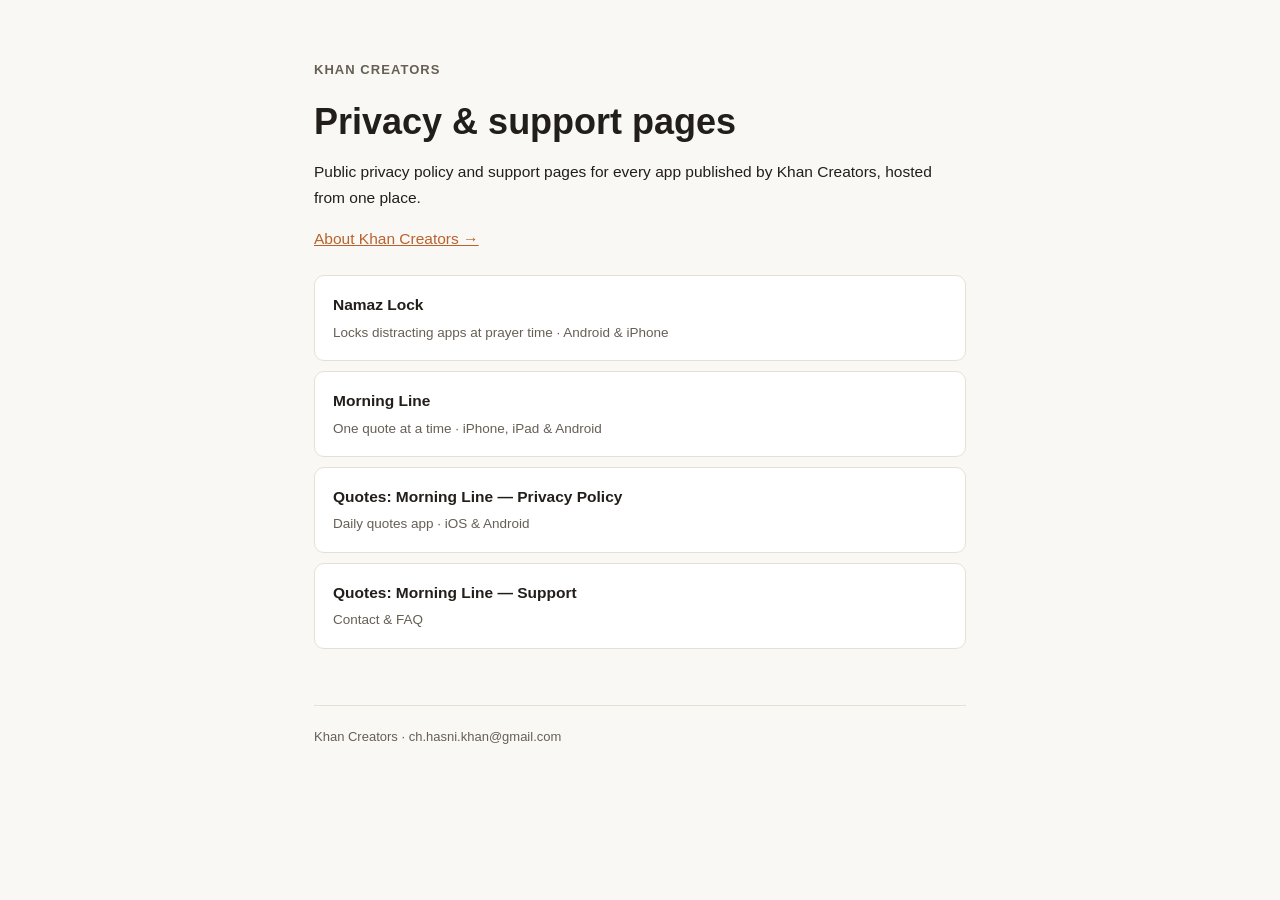
<file: index.html>
<!doctype html>
<html lang="en">
<head>
<meta charset="utf-8">
<meta name="viewport" content="width=device-width, initial-scale=1">
<title>Khan Creators — Apps</title>
<link rel="stylesheet" href="assets/style.css">
</head>
<body>
<div class="wrap">
  <a class="brand" href="/">Khan Creators</a>
  <h1>Privacy &amp; support pages</h1>
  <p>Public privacy policy and support pages for every app published by Khan Creators, hosted from one place.</p>

  <p><a href="apps/portfolio/">About Khan Creators →</a></p>

  <ul class="card-list">
    <li>
      <a href="apps/NamazLock/">
        Namaz Lock
        <span>Locks distracting apps at prayer time · Android &amp; iPhone</span>
      </a>
    </li>
    <li>
      <a href="apps/morning-line/">
        Morning Line
        <span>One quote at a time · iPhone, iPad &amp; Android</span>
      </a>
    </li>
    <li>
      <a href="apps/morning-line/privacy.html">
        Quotes: Morning Line — Privacy Policy
        <span>Daily quotes app · iOS &amp; Android</span>
      </a>
    </li>
    <li>
      <a href="apps/morning-line/support.html">
        Quotes: Morning Line — Support
        <span>Contact &amp; FAQ</span>
      </a>
    </li>
  </ul>

  <footer>
    Khan Creators · ch.hasni.khan@gmail.com
  </footer>
</div>
</body>
</html>
</file>
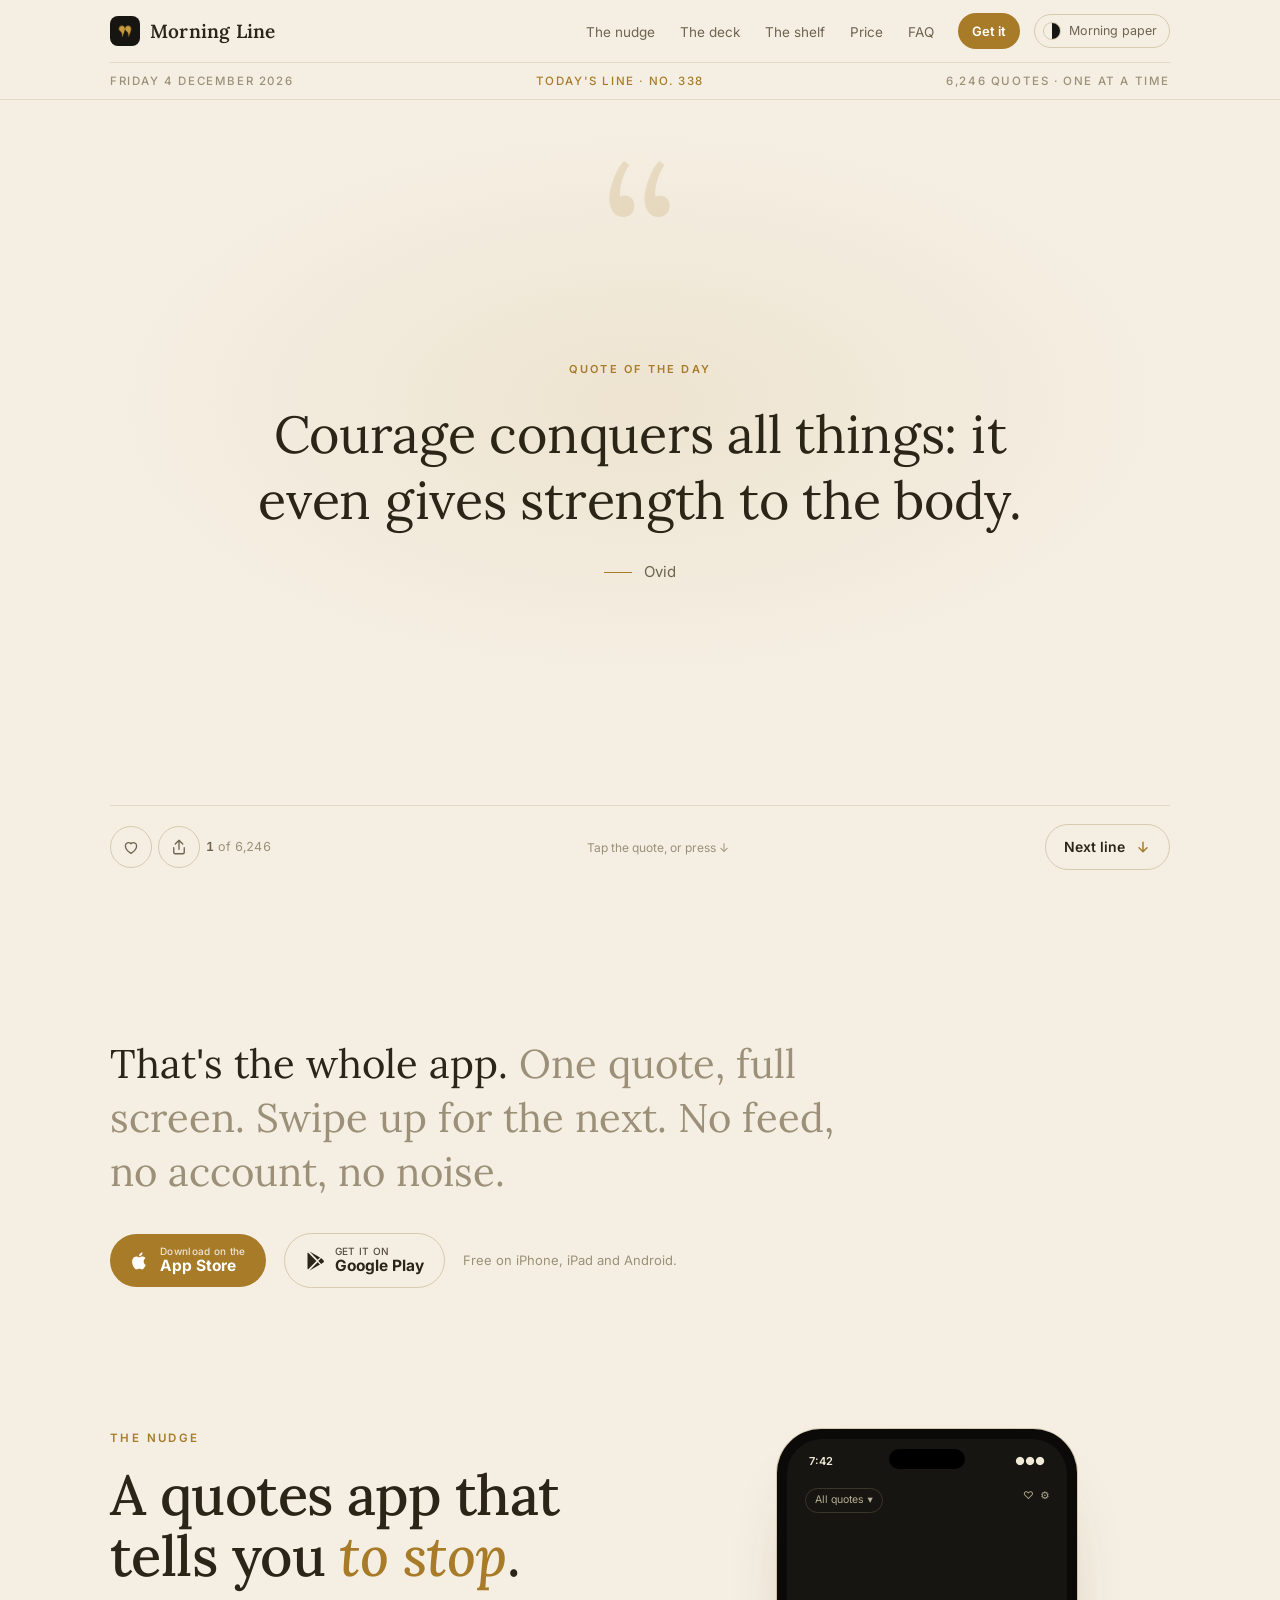
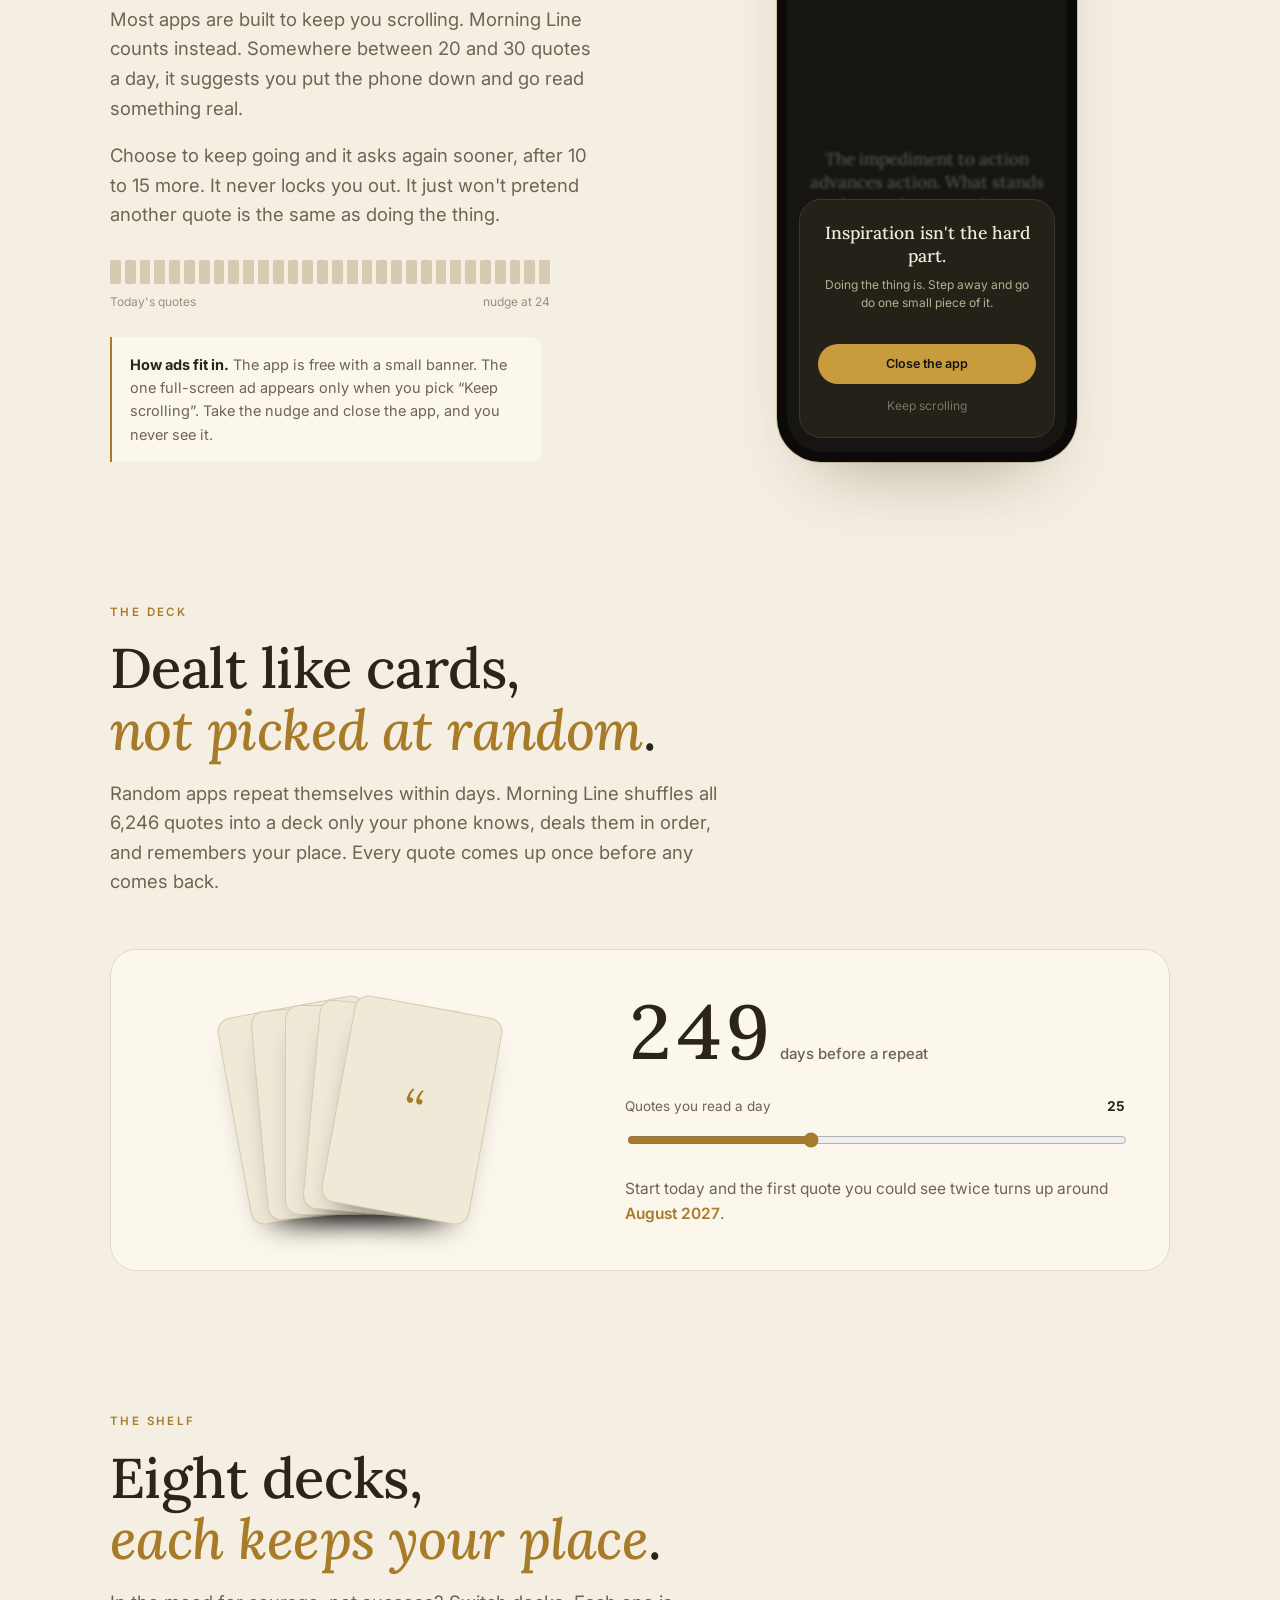
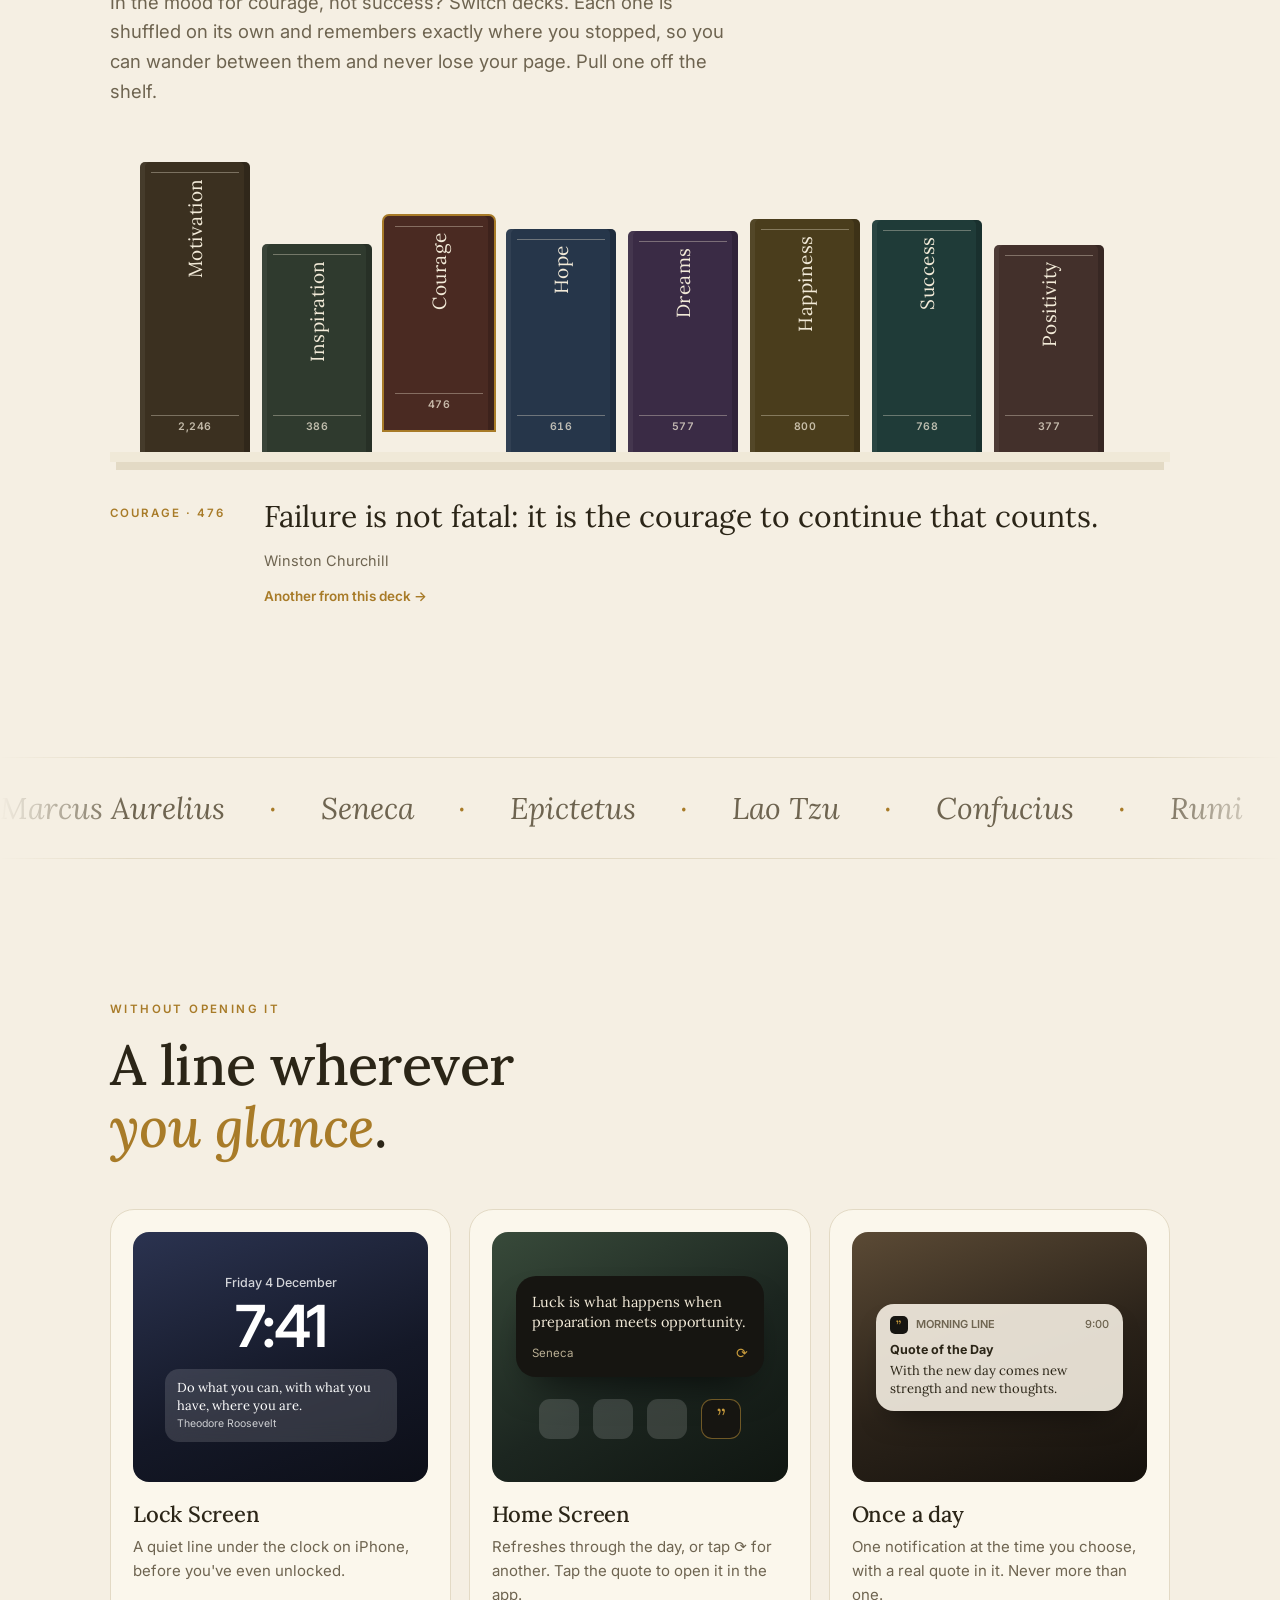
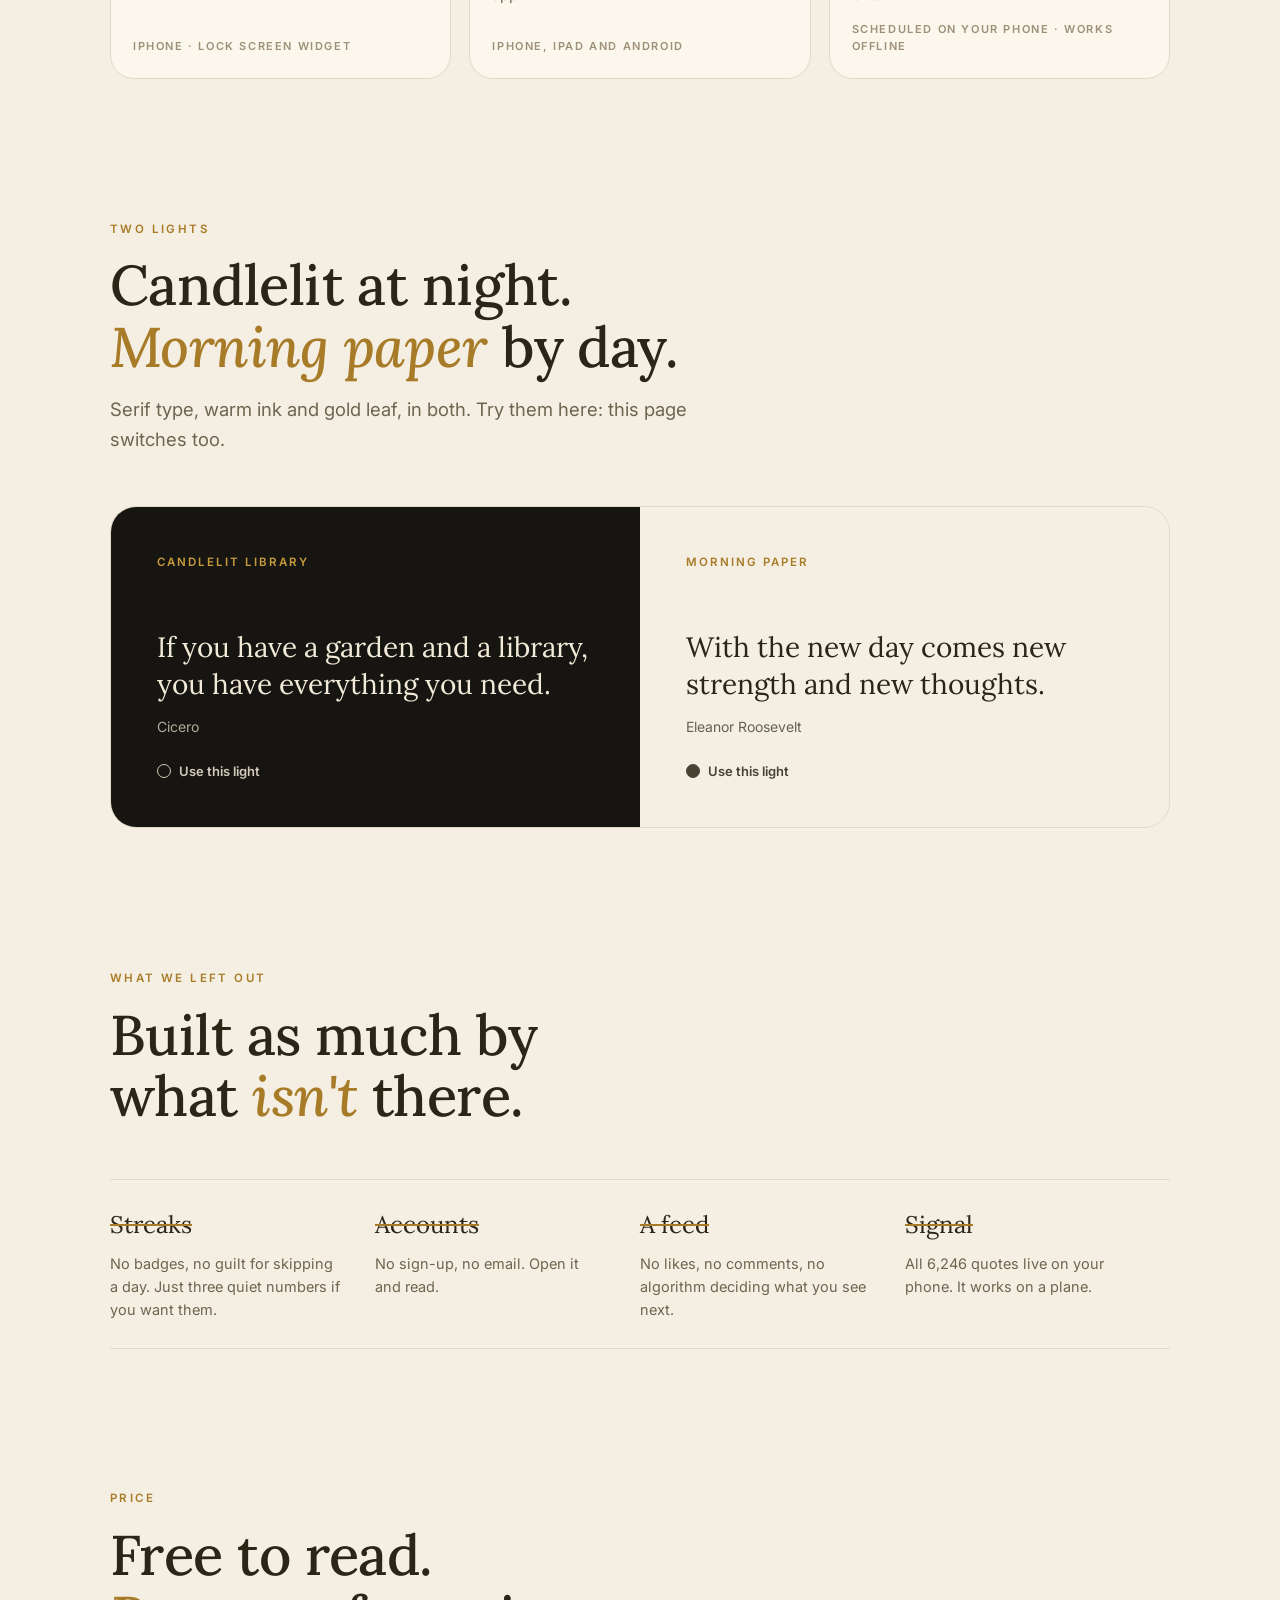
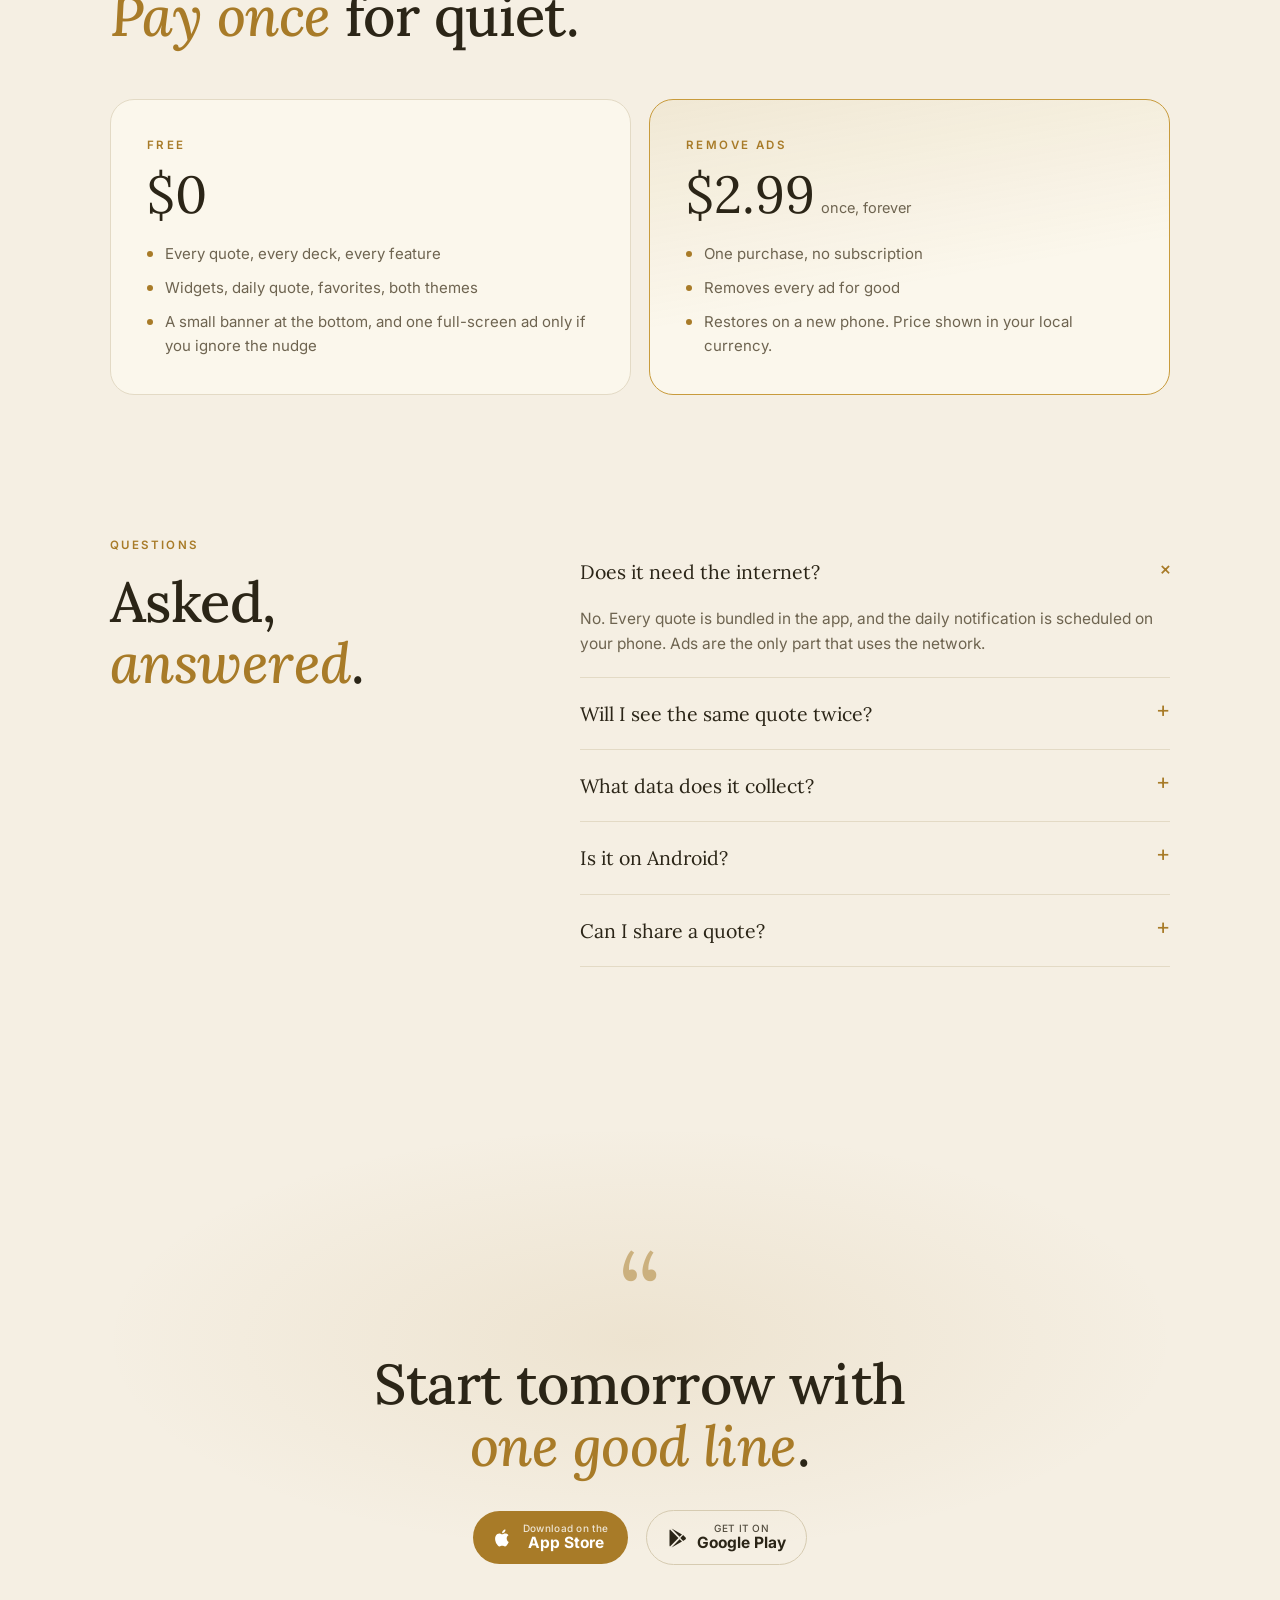
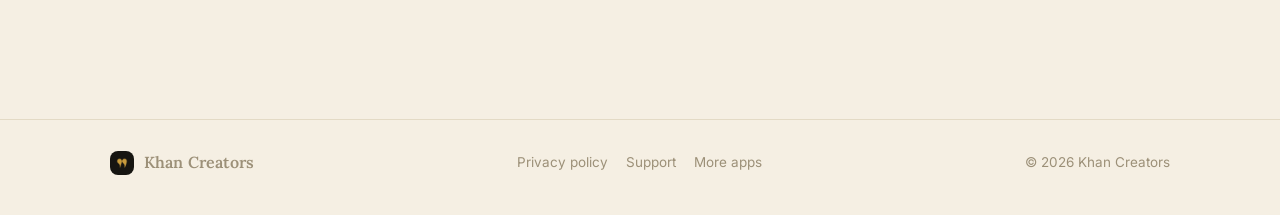
<file: apps/morning-line/index.html>
<!DOCTYPE html>
<html lang="en" data-theme="dark">
<head>
<meta charset="utf-8">
<meta name="viewport" content="width=device-width, initial-scale=1">
<title>Morning Line: One Quote at a Time</title>
<meta name="description" content="A calm quotes app for iPhone and Android. One quote at a time, 6,246 of them, shuffled so none repeats for months. And when you've read enough, it tells you to go read a real book.">
<link rel="canonical" href="https://khancreators.netlify.app/apps/morning-line/">
<meta property="og:title" content="Morning Line: One quote at a time">
<meta property="og:description" content="6,246 quotes, no feed, no account. It even tells you when to stop.">
<meta property="og:type" content="website">
<meta property="og:url" content="https://khancreators.netlify.app/apps/morning-line/">
<meta property="og:image" content="https://khancreators.netlify.app/apps/morning-line/images/og.png">
<meta name="twitter:card" content="summary_large_image">
<meta name="twitter:image" content="https://khancreators.netlify.app/apps/morning-line/images/og.png">
<meta name="theme-color" content="#161511">
<link rel="icon" type="image/png" href="images/favicon.png">
<link rel="apple-touch-icon" href="images/icon.png">
<link rel="preconnect" href="https://fonts.googleapis.com">
<link rel="preconnect" href="https://fonts.gstatic.com" crossorigin>
<link href="https://fonts.googleapis.com/css2?family=Lora:ital,wght@0,400;0,500;0,600;0,700;1,400;1,500&family=Inter:wght@400;500;600;700&display=swap" rel="stylesheet">

<style>
/* ============ tokens: the app's own two palettes ============ */
:root{
  /* candlelit library */
  --bg:#161511; --surface:#1F1D18; --surface-2:#242119;
  --ink:#F2EAD8; --ink-2:#B8AD92; --ink-3:#7C7462;
  --gold:#C89B3C; --gold-muted:#8A6E2F; --gold-soft:rgba(200,155,60,.14);
  --on-gold:#161511; --line:#2A2820; --line-2:#3A362A;
  --glow:radial-gradient(60% 50% at 50% 38%, rgba(200,155,60,.13), transparent 70%);
  --shadow:0 40px 90px -40px rgba(0,0,0,.9);
  --serif:"Lora",Georgia,"Times New Roman",serif;
  --sans:"Inter",-apple-system,BlinkMacSystemFont,system-ui,sans-serif;
}
:root[data-theme="light"]{
  /* morning paper */
  --bg:#F5EFE3; --surface:#FBF7EC; --surface-2:#F0E9D8;
  --ink:#2B2517; --ink-2:#6E6450; --ink-3:#9C9078;
  --gold:#A87B28; --gold-muted:#C89B3C; --gold-soft:rgba(168,123,40,.12);
  --on-gold:#FFFFFF; --line:#E3DAC5; --line-2:#D6CBB1;
  --glow:radial-gradient(60% 50% at 50% 38%, rgba(168,123,40,.10), transparent 70%);
  --shadow:0 40px 80px -44px rgba(60,45,15,.45);
}
*{box-sizing:border-box}
html{scroll-behavior:smooth;-webkit-text-size-adjust:100%;overflow-x:clip}
body{margin:0;background:var(--bg);color:var(--ink);font-family:var(--sans);font-size:16.5px;line-height:1.6;-webkit-font-smoothing:antialiased;transition:background .6s ease,color .6s ease}
img{display:block;max-width:100%}
a{color:inherit;text-decoration:none}
button{font:inherit;color:inherit;background:none;border:0;cursor:pointer;padding:0}
:focus-visible{outline:2px solid var(--gold);outline-offset:3px;border-radius:4px}
.wrap{width:100%;max-width:1100px;margin:0 auto;padding:0 20px}
.sec{padding:clamp(80px,11vw,150px) 0;position:relative}
.rule{width:56px;height:2px;background:var(--gold);border:0;margin:0}
.kicker{font-size:11.5px;letter-spacing:2.4px;text-transform:uppercase;font-weight:600;color:var(--gold)}
h1,h2,h3{font-family:var(--serif);font-weight:500;margin:0;letter-spacing:-.01em;line-height:1.1}
h2{font-size:clamp(32px,5vw,56px)}
h2 em{font-style:italic;color:var(--gold)}
.lede{color:var(--ink-2);font-size:clamp(16px,1.8vw,18.5px);max-width:52ch;margin:18px 0 0}
.btn{display:inline-flex;align-items:center;gap:10px;background:var(--gold);color:var(--on-gold);font-weight:600;font-size:14.5px;padding:12px 20px;border-radius:999px;transition:transform .2s, filter .2s;white-space:nowrap}
.btn:hover{transform:translateY(-2px);filter:brightness(1.07)}
.btn svg{width:20px;height:20px;fill:currentColor}
.btn.ghost{background:transparent;color:var(--ink);border:1px solid var(--line-2)}
.btn.ghost:hover{background:var(--surface)}
.btn small{display:block;font-size:10px;font-weight:500;opacity:.8;letter-spacing:.3px;line-height:1.1}
.btn b{display:block;font-size:15.5px;line-height:1.15}

/* ============ masthead ============ */
.mast{border-bottom:1px solid var(--line);position:relative;z-index:5}
.mast-top{display:flex;align-items:center;gap:14px;height:62px}
.mark{display:flex;align-items:center;gap:10px;font-family:var(--serif);font-size:19px;font-weight:600;letter-spacing:.01em}
.mark img{width:30px;height:30px;border-radius:8px}
.mast .sp{flex:1}
.mast nav a{font-size:13.5px;color:var(--ink-2);padding:6px 10px;border-radius:6px;transition:color .2s}
.mast nav a:hover{color:var(--ink)}
@media(max-width:820px){.mast nav{display:none}}
.theme{display:flex;align-items:center;gap:8px;font-size:12.5px;color:var(--ink-2);border:1px solid var(--line-2);border-radius:999px;padding:6px 12px 6px 8px;transition:background .2s}
.theme:hover{background:var(--surface)}
.theme i{width:18px;height:18px;border-radius:50%;background:linear-gradient(90deg,#161511 50%,#F5EFE3 50%);border:1px solid var(--line-2);transition:transform .6s}
:root[data-theme="light"] .theme i{transform:rotate(180deg)}
.dateline{display:flex;justify-content:space-between;gap:16px;border-top:1px solid var(--line);padding:9px 0;font-size:11.5px;letter-spacing:1.6px;text-transform:uppercase;color:var(--ink-3);font-weight:500}
.dateline span:nth-child(2){color:var(--gold)}
@media(max-width:640px){.dateline span:nth-child(3){display:none}.dateline{font-size:10.5px;letter-spacing:1.2px;white-space:nowrap}}
@media(max-width:400px){.dateline span:first-child{display:none}.dateline{justify-content:center}}
.getsm{font-size:13px;padding:8px 14px}
@media(max-width:480px){.theme span{display:none}.theme{padding:7px}}

/* ============ hero reader ============ */
.hero{position:relative;min-height:calc(100svh - 104px);display:flex;flex-direction:column;background:var(--glow)}
.reader{flex:1;display:grid;place-items:center;position:relative;padding:clamp(40px,6vw,70px) 0 30px;cursor:pointer;user-select:none;-webkit-user-select:none;outline:none}
.qmark{position:absolute;left:50%;top:clamp(8px,4vw,40px);translate:-50% 0;font-family:var(--serif);font-size:clamp(120px,16vw,200px);line-height:1;color:var(--gold);opacity:.16;pointer-events:none}
.stage{position:relative;width:100%;max-width:860px;min-height:clamp(260px,34vw,340px);margin:0 auto;padding:0 24px}
.q{position:absolute;inset:0;display:flex;flex-direction:column;align-items:center;justify-content:center;text-align:center;padding:0 24px;transition:transform .75s cubic-bezier(.2,.8,.2,1),opacity .6s ease}
.q.below{transform:translateY(70px);opacity:0}
.q.above{transform:translateY(-70px);opacity:0}
.q blockquote{margin:0;font-family:var(--serif);font-weight:400;font-size:clamp(28px,4.4vw,52px);line-height:1.28;letter-spacing:-.005em;text-wrap:balance;max-width:24ch}
.q blockquote.md{font-size:clamp(24px,3.5vw,42px);max-width:28ch}
.q blockquote.sm{font-size:clamp(21px,2.9vw,34px);max-width:32ch}
.q cite{display:flex;align-items:center;gap:12px;margin-top:26px;font-style:normal;font-size:15px;color:var(--ink-2);letter-spacing:.2px}
.q cite::before{content:"";width:28px;height:1px;background:var(--gold)}
.q .eyebrow{font-size:11px;letter-spacing:2.2px;text-transform:uppercase;color:var(--gold);font-weight:600;margin-bottom:22px}
.bar{display:flex;align-items:center;justify-content:space-between;gap:16px;flex-wrap:wrap;padding:18px 0 26px;border-top:1px solid var(--line)}
.acts{display:flex;align-items:center;gap:6px}
.ic{width:42px;height:42px;border-radius:50%;display:grid;place-items:center;border:1px solid var(--line-2);transition:background .2s, transform .15s}
.ic:hover{background:var(--surface)}
.ic:active{transform:scale(.92)}
.ic svg{width:18px;height:18px;stroke:var(--ink-2);fill:none;stroke-width:1.8;stroke-linecap:round;stroke-linejoin:round;transition:fill .2s, stroke .2s}
.ic.on svg{fill:var(--gold);stroke:var(--gold)}
.next{display:inline-flex;align-items:center;gap:10px;font-size:14px;font-weight:600;color:var(--ink);padding:11px 18px;border-radius:999px;border:1px solid var(--line-2);transition:background .2s}
.next:hover{background:var(--surface)}
.next svg{width:16px;height:16px;stroke:var(--gold);fill:none;stroke-width:2.2;stroke-linecap:round;stroke-linejoin:round;animation:nudge 2.4s ease-in-out infinite}
@keyframes nudge{0%,100%{transform:translateY(0)}50%{transform:translateY(4px)}}
.count{font-size:12.5px;color:var(--ink-3);font-variant-numeric:tabular-nums;letter-spacing:.3px}
.count b{color:var(--ink-2);font-weight:600}
.hint{font-size:12px;color:var(--ink-3)}
@media(max-width:640px){.hint{display:none}}
.toast{position:fixed;left:50%;bottom:28px;translate:-50% 20px;background:var(--ink);color:var(--bg);padding:10px 18px;border-radius:999px;font-size:13.5px;font-weight:600;opacity:0;pointer-events:none;transition:opacity .3s, translate .3s;z-index:90}
.toast.show{opacity:1;translate:-50% 0}

/* the nudge, for real */
.nudge-veil{position:absolute;inset:0;z-index:6;display:grid;place-items:center;padding:20px;background:color-mix(in srgb,var(--bg) 70%,transparent);backdrop-filter:blur(6px);-webkit-backdrop-filter:blur(6px);opacity:0;pointer-events:none;transition:opacity .45s}
.nudge-veil.show{opacity:1;pointer-events:auto}
.ncard{max-width:430px;width:100%;background:var(--surface-2);border:1px solid var(--line-2);border-radius:22px;padding:30px 28px 24px;box-shadow:var(--shadow);text-align:center;transform:translateY(16px) scale(.98);transition:transform .5s cubic-bezier(.2,.8,.2,1)}
.nudge-veil.show .ncard{transform:none}
.ncard .book{width:46px;height:46px;border-radius:50%;background:var(--gold-soft);display:grid;place-items:center;margin:0 auto 16px}
.ncard .book svg{width:22px;height:22px;stroke:var(--gold);fill:none;stroke-width:1.8;stroke-linecap:round;stroke-linejoin:round}
.ncard h3{font-size:25px;line-height:1.25}
.ncard p{color:var(--ink-2);margin:10px 0 0;font-size:15.5px}
.ncard .meta{font-size:12px;color:var(--ink-3);margin-top:14px}
.ncard .row{display:flex;flex-direction:column;gap:8px;margin-top:22px}
.ncard .row .btn{justify-content:center}
.ncard .row button.link{font-size:14px;color:var(--ink-2);padding:8px}
.ncard .row button.link:hover{color:var(--ink)}

/* ============ get it strip ============ */
.get{display:flex;align-items:center;gap:18px;flex-wrap:wrap}
.get .note{font-size:13px;color:var(--ink-3)}
.get .note a{color:var(--ink-2);text-decoration:underline;text-underline-offset:3px;text-decoration-color:var(--line-2)}

/* ============ intro statement ============ */
.statement{font-family:var(--serif);font-size:clamp(26px,3.6vw,40px);line-height:1.35;max-width:30ch;margin:0}
.statement span{color:var(--ink-3)}

/* ============ nudge section ============ */
.split{display:grid;grid-template-columns:1fr 1fr;gap:clamp(40px,7vw,90px);align-items:center}
@media(max-width:880px){.split{grid-template-columns:1fr}}
.counter{margin-top:30px;display:grid;grid-template-columns:repeat(30,1fr);gap:4px;max-width:440px}
.counter i{aspect-ratio:1/2.2;border-radius:2px;background:var(--line-2);transition:background .3s}
.counter i.on{background:var(--ink-3)}
.counter i.t{background:var(--gold)}
.counter-lbl{display:flex;justify-content:space-between;max-width:440px;font-size:12px;color:var(--ink-3);margin-top:8px}
.phone{width:min(300px,80vw);margin:0 auto;aspect-ratio:9/19;border-radius:44px;padding:10px;background:#0b0a08;box-shadow:var(--shadow),0 0 0 1px var(--line-2)}
.pscr{position:relative;height:100%;border-radius:35px;overflow:hidden;background:#161511;color:#F2EAD8;display:flex;flex-direction:column}
.pscr .top{display:flex;justify-content:space-between;align-items:center;padding:14px 22px 0;font-size:11px;font-weight:600;font-family:var(--sans)}
.pscr .isl{position:absolute;top:10px;left:50%;translate:-50% 0;width:76px;height:20px;border-radius:999px;background:#000}
.pscr .hdr{display:flex;justify-content:space-between;padding:18px 18px 0;font-size:10.5px;color:#B8AD92;font-family:var(--sans)}
.pscr .hdr .pill{border:1px solid #3A362A;border-radius:999px;padding:3px 9px}
.pscr .bg-q{flex:1;display:grid;place-items:center;padding:0 22px;text-align:center;font-family:var(--serif);font-size:17px;line-height:1.35;filter:blur(1.5px);opacity:.35}
.pscr .sheet{position:absolute;left:12px;right:12px;bottom:14px;background:#242119;border:1px solid #3A362A;border-radius:22px;padding:22px 18px 16px;text-align:center}
.pscr .sheet h4{font-family:var(--serif);font-weight:500;font-size:17.5px;margin:0;line-height:1.3;min-height:46px;transition:opacity .4s}
.pscr .sheet p{font-size:12px;color:#B8AD92;margin:8px 0 0;line-height:1.5;min-height:54px;transition:opacity .4s}
.pscr .sheet .b1{margin-top:14px;background:#C89B3C;color:#161511;font-weight:600;font-size:12.5px;padding:10px;border-radius:999px}
.pscr .sheet .b2{margin-top:6px;font-size:12px;color:#7C7462;padding:6px}
.fade{opacity:0}
.fine{margin-top:26px;padding:16px 18px;border-left:2px solid var(--gold);background:var(--surface);border-radius:0 12px 12px 0;font-size:14.5px;color:var(--ink-2);max-width:48ch}
.fine b{color:var(--ink)}

/* ============ the deck ============ */
.deck-card{margin-top:52px;display:grid;grid-template-columns:.9fr 1.1fr;gap:clamp(28px,5vw,60px);align-items:center;padding:clamp(26px,4vw,44px);background:var(--surface);border:1px solid var(--line);border-radius:26px}
@media(max-width:880px){.deck-card{grid-template-columns:1fr}}
.cards{position:relative;height:230px;display:grid;place-items:center}
.cards i{position:absolute;width:150px;height:210px;border-radius:14px;background:var(--surface-2);border:1px solid var(--line-2);box-shadow:0 18px 30px -18px rgba(0,0,0,.6);transition:transform .8s cubic-bezier(.2,.8,.2,1)}
.cards i:last-child{display:grid;place-items:center;font-family:var(--serif);font-size:54px;color:var(--gold)}
.big{font-family:var(--serif);font-size:clamp(46px,7vw,76px);line-height:1;font-weight:500;font-variant-numeric:tabular-nums}
.big small{font-family:var(--sans);font-size:15px;color:var(--ink-2);font-weight:500;margin-left:8px}
.slider-row{margin-top:26px}
.slider-row label{display:flex;justify-content:space-between;font-size:13.5px;color:var(--ink-2)}
.slider-row label b{color:var(--ink);font-variant-numeric:tabular-nums}
input[type=range]{width:100%;margin-top:10px;accent-color:var(--gold);height:26px;cursor:pointer}
.deck-out{margin-top:16px;font-size:15.5px;color:var(--ink-2)}
.deck-out b{color:var(--gold);font-weight:600}

/* ============ the shelf ============ */
.shelf-wrap{margin-top:56px}
.shelf{display:flex;align-items:flex-end;gap:clamp(6px,1.2vw,12px);padding:0 clamp(8px,3vw,30px);border-bottom:10px solid var(--surface-2);box-shadow:0 14px 0 -6px var(--line);min-height:300px;overflow-x:auto;scrollbar-width:none}
.shelf::-webkit-scrollbar{display:none}
.spine{flex:1 0 64px;max-width:110px;position:relative;border-radius:5px 5px 0 0;padding:16px 0;display:flex;flex-direction:column;align-items:center;justify-content:space-between;color:#F2EAD8;transition:transform .35s cubic-bezier(.2,.8,.2,1), box-shadow .3s;box-shadow:inset -6px 0 0 rgba(0,0,0,.18), inset 5px 0 0 rgba(255,255,255,.05)}
.spine:hover{transform:translateY(-10px)}
.spine.on{transform:translateY(-22px);box-shadow:inset -6px 0 0 rgba(0,0,0,.18), 0 0 0 2px var(--gold)}
.spine .t{writing-mode:vertical-rl;transform:rotate(180deg);font-family:var(--serif);font-size:clamp(15px,1.8vw,19px);letter-spacing:.5px;white-space:nowrap}
.spine .n{font-size:10.5px;font-weight:600;letter-spacing:.5px;opacity:.75;font-variant-numeric:tabular-nums}
.spine::before,.spine::after{content:"";position:absolute;left:10%;right:10%;height:1px;background:rgba(242,234,216,.35)}
.spine::before{top:10px}.spine::after{bottom:36px}
.open{margin-top:34px;display:grid;grid-template-columns:auto 1fr;gap:24px;align-items:start;min-height:120px}
@media(max-width:640px){.open{grid-template-columns:1fr}}
.open .lbl{font-size:11.5px;letter-spacing:2px;text-transform:uppercase;color:var(--gold);font-weight:600;padding-top:8px;min-width:130px}
.open blockquote{margin:0;font-family:var(--serif);font-size:clamp(22px,2.8vw,30px);line-height:1.35;transition:opacity .35s}
.open cite{display:block;margin-top:12px;font-style:normal;color:var(--ink-2);font-size:14.5px;transition:opacity .35s}
.open .again{margin-top:14px;font-size:13.5px;color:var(--gold);font-weight:600}

/* ============ glance ============ */
.glance{display:grid;grid-template-columns:repeat(3,1fr);gap:18px;margin-top:52px}
@media(max-width:900px){.glance{grid-template-columns:1fr}}
.g{background:var(--surface);border:1px solid var(--line);border-radius:24px;padding:22px;display:flex;flex-direction:column}
.g .scene{height:250px;border-radius:16px;position:relative;overflow:hidden;margin-bottom:20px;display:flex;flex-direction:column;align-items:center;justify-content:center;padding:16px}
.g h3{font-size:22px}
.g p{margin:8px 0 0;color:var(--ink-2);font-size:15px}
.g .tag{font-size:11px;letter-spacing:1.6px;text-transform:uppercase;color:var(--ink-3);font-weight:600;margin-top:auto;padding-top:14px}
.ls{background:linear-gradient(160deg,#2b3350,#141827 60%,#0d0f18)}
.ls .time{font-family:var(--sans);font-size:58px;font-weight:600;color:#fff;letter-spacing:-2px;line-height:1}
.ls .day{font-size:12.5px;color:rgba(255,255,255,.8);font-weight:500;margin-bottom:4px}
.ls .acc{margin-top:14px;width:88%;background:rgba(255,255,255,.14);backdrop-filter:blur(10px);border-radius:14px;padding:10px 12px;color:#fff;font-family:var(--serif);font-size:13px;line-height:1.35}
.ls .acc small{display:block;font-family:var(--sans);font-size:10.5px;opacity:.75;margin-top:3px}
.hs{background:linear-gradient(150deg,#384a3a,#1c2620 55%,#101611)}
.wid{width:94%;background:#161511;border-radius:20px;padding:16px 16px 12px;color:#F2EAD8;box-shadow:0 20px 40px -20px rgba(0,0,0,.8)}
.wid q{display:block;font-family:var(--serif);font-size:14.5px;line-height:1.4;quotes:none}
.wid div{display:flex;justify-content:space-between;align-items:center;margin-top:10px;font-size:11.5px;color:#B8AD92}
.wid div span:last-child{color:#C89B3C;font-size:14px}
.apps{display:flex;gap:14px;margin-top:22px}
.apps i{width:40px;height:40px;border-radius:11px;background:rgba(255,255,255,.14)}
.apps i:last-child{background:#161511;display:grid;place-items:center;color:#C89B3C;font-family:var(--serif);font-size:24px;font-style:normal;box-shadow:inset 0 0 0 1px rgba(200,155,60,.5)}
.nt{background:linear-gradient(160deg,#5b4a35,#2a2219 55%,#15110c)}
.notif{width:94%;background:rgba(245,239,227,.9);color:#2B2517;border-radius:18px;padding:12px 14px;box-shadow:0 16px 30px -16px rgba(0,0,0,.6);animation:drop 5s ease-in-out infinite}
@keyframes drop{0%,8%{transform:translateY(-130%);opacity:0}16%,84%{transform:none;opacity:1}94%,100%{transform:translateY(-130%);opacity:0}}
.notif .h{display:flex;align-items:center;gap:8px;font-size:11px;color:#6E6450;font-weight:600}
.notif .h i{width:18px;height:18px;border-radius:5px;background:#161511;color:#C89B3C;display:grid;place-items:center;font-style:normal;font-family:var(--serif);font-size:13px}
.notif .h span:last-child{margin-left:auto;font-weight:500}
.notif b{display:block;font-size:12.5px;margin-top:6px}
.notif p{margin:2px 0 0;font-family:var(--serif);font-size:13px;line-height:1.4;color:#2B2517}

/* ============ two lights ============ */
.lights{margin-top:52px;display:grid;grid-template-columns:1fr 1fr;border-radius:26px;overflow:hidden;border:1px solid var(--line)}
@media(max-width:720px){.lights{grid-template-columns:1fr}}
.lt{padding:clamp(28px,4vw,46px);text-align:left;position:relative;min-height:320px;display:flex;flex-direction:column;transition:filter .3s}
.lt.dark{background:#161511;color:#F2EAD8}
.lt.light{background:#F5EFE3;color:#2B2517}
.lt .nm{font-size:11.5px;letter-spacing:2px;text-transform:uppercase;font-weight:600}
.lt.dark .nm{color:#C89B3C}.lt.light .nm{color:#A87B28}
.lt blockquote{margin:auto 0 0;font-family:var(--serif);font-size:clamp(22px,2.6vw,28px);line-height:1.35;padding-top:40px}
.lt cite{display:block;margin-top:12px;font-style:normal;font-size:14px;opacity:.7}
.lt .use{margin-top:22px;font-size:13px;font-weight:600;display:inline-flex;align-items:center;gap:8px;opacity:.85}
.lt .use::before{content:"";width:12px;height:12px;border-radius:50%;border:1.5px solid currentColor}
:root[data-theme="dark"] .lt.dark .use::before,:root[data-theme="light"] .lt.light .use::before{background:currentColor}
.lt:hover{filter:brightness(1.04)}

/* ============ left out ============ */
.out{display:grid;grid-template-columns:repeat(4,1fr);border-top:1px solid var(--line);margin-top:52px}
@media(max-width:880px){.out{grid-template-columns:repeat(2,1fr)}}
.out div{padding:26px 22px 26px 0;border-bottom:1px solid var(--line)}
.out s{font-family:var(--serif);font-size:24px;text-decoration-color:var(--gold);text-decoration-thickness:2px;color:var(--ink)}
.out p{margin:8px 0 0;color:var(--ink-2);font-size:14.5px;padding-right:10px}

/* ============ voices ============ */
.voices{overflow:hidden;border-top:1px solid var(--line);border-bottom:1px solid var(--line);padding:26px 0;mask-image:linear-gradient(90deg,transparent,#000 10%,#000 90%,transparent);-webkit-mask-image:linear-gradient(90deg,transparent,#000 10%,#000 90%,transparent)}
.track{display:flex;gap:44px;width:max-content;animation:scroll 60s linear infinite;font-family:var(--serif);font-size:clamp(22px,2.6vw,30px);font-style:italic;color:var(--ink-2);white-space:nowrap}
.track span::after{content:"·";margin-left:44px;color:var(--gold);font-style:normal}
@keyframes scroll{to{transform:translateX(-50%)}}

/* ============ price ============ */
.price{display:grid;grid-template-columns:1fr 1fr;gap:18px;margin-top:52px}
@media(max-width:760px){.price{grid-template-columns:1fr}}
.pc{background:var(--surface);border:1px solid var(--line);border-radius:24px;padding:clamp(24px,3.5vw,36px)}
.pc .amt{font-family:var(--serif);font-size:52px;line-height:1;margin-top:14px}
.pc .amt small{font-family:var(--sans);font-size:14.5px;color:var(--ink-2);margin-left:6px}
.pc ul{list-style:none;padding:0;margin:22px 0 0;display:grid;gap:10px}
.pc li{display:flex;gap:12px;font-size:15px;color:var(--ink-2)}
.pc li::before{content:"";flex:none;width:6px;height:6px;border-radius:50%;background:var(--gold);margin-top:9px}
.pc.gold{border-color:var(--gold-muted);background:linear-gradient(170deg,var(--gold-soft),transparent 60%),var(--surface)}

/* ============ faq ============ */
.faq{display:grid;grid-template-columns:.8fr 1.2fr;gap:clamp(30px,6vw,80px)}
@media(max-width:860px){.faq{grid-template-columns:1fr}}
details{border-bottom:1px solid var(--line)}
summary{list-style:none;cursor:pointer;padding:20px 0;display:flex;justify-content:space-between;gap:16px;font-family:var(--serif);font-size:19.5px}
summary::-webkit-details-marker{display:none}
summary::after{content:"+";color:var(--gold);font-family:var(--sans);font-size:22px;line-height:1;transition:transform .3s}
details[open] summary::after{transform:rotate(45deg)}
details p{margin:0 0 20px;color:var(--ink-2);font-size:15.5px;max-width:62ch}

/* ============ end ============ */
.end{text-align:center;padding:clamp(90px,12vw,160px) 0;background:var(--glow)}
.end .qm{font-family:var(--serif);font-size:110px;line-height:.6;color:var(--gold);opacity:.5}
.end h2{max-width:18ch;margin:26px auto 0}
.end .get{justify-content:center;margin-top:34px}
footer{border-top:1px solid var(--line);padding:30px 0 40px;font-size:13.5px;color:var(--ink-3)}
footer .wrap{display:flex;flex-wrap:wrap;gap:12px 26px;justify-content:space-between;align-items:center}
footer nav{display:flex;gap:18px;flex-wrap:wrap}
footer a:hover{color:var(--ink)}

.rv{opacity:0;transform:translateY(24px);transition:opacity .9s ease,transform 1s cubic-bezier(.2,.8,.2,1)}
.rv.in{opacity:1;transform:none}
@media(prefers-reduced-motion:reduce){.rv{opacity:1;transform:none;transition:none}*{animation:none!important;transition:none!important}}
</style>
</head>
<body>

<header class="mast">
  <div class="wrap">
    <div class="mast-top">
      <a class="mark" href="#"><img src="images/icon.png" alt="" width="30" height="30">Morning Line</a>
      <span class="sp"></span>
      <nav>
        <a href="#nudge">The nudge</a>
        <a href="#deck">The deck</a>
        <a href="#shelf">The shelf</a>
        <a href="#price">Price</a>
        <a href="#faq">FAQ</a>
      </nav>
      <a class="btn getsm" id="getTop" href="https://apps.apple.com/app/id6805128520" target="_blank" rel="noopener">Get it</a>
      <button class="theme" id="themeBtn" aria-label="Switch between candlelit and morning paper themes"><i></i><span id="themeLbl">Candlelit</span></button>
    </div>
    <div class="dateline"><span id="today">Tuesday, 29 September 2026</span><span id="issue">Today's line</span><span>6,246 quotes · one at a time</span></div>
  </div>
</header>

<main>
<!-- ============ HERO: the page is the app ============ -->
<section class="hero" aria-label="Read a few lines">
  <div class="reader" id="reader" tabindex="0" aria-live="polite" aria-label="Quote reader. Click or press the down arrow for the next quote.">
    <div class="qmark" aria-hidden="true">“</div>
    <div class="stage" id="stage"></div>
    <div class="nudge-veil" id="veil" role="dialog" aria-modal="true" aria-labelledby="nTitle">
      <div class="ncard">
        <div class="book"><svg viewBox="0 0 24 24"><path d="M2 4h7a3 3 0 0 1 3 3v13a2 2 0 0 0-2-2H2zM22 4h-7a3 3 0 0 0-3 3v13a2 2 0 0 1 2-2h8z"/></svg></div>
        <h3 id="nTitle">Quotes won't do the whole job.</h3>
        <p id="nBody">A line can spark something. It can't build it. Go read a chapter of something real.</p>
        <div class="meta" id="nMeta">You've read 7 lines. In the app, this appears after 20 to 30.</div>
        <div class="row">
          <a class="btn" href="#get" id="nGo">Fair. Show me the app</a>
          <button class="link" id="nKeep">Keep scrolling</button>
        </div>
      </div>
    </div>
  </div>
  <div class="wrap">
    <div class="bar">
      <div class="acts">
        <button class="ic" id="favBtn" aria-label="Save this quote" aria-pressed="false"><svg viewBox="0 0 24 24"><path d="M12 20.5s-7.5-4.6-7.5-10.2A4.3 4.3 0 0 1 12 7.6a4.3 4.3 0 0 1 7.5 2.7c0 5.6-7.5 10.2-7.5 10.2z"/></svg></button>
        <button class="ic" id="shareBtn" aria-label="Share this quote"><svg viewBox="0 0 24 24"><path d="M12 3v12M7 8l5-5 5 5M5 13v6a2 2 0 0 0 2 2h10a2 2 0 0 0 2-2v-6"/></svg></button>
        <span class="count" id="count"><b>1</b> of 6,246</span>
      </div>
      <span class="hint">Tap the quote, or press ↓</span>
      <button class="next" id="nextBtn">Next line <svg viewBox="0 0 24 24"><path d="M12 5v14M6 13l6 6 6-6"/></svg></button>
    </div>
  </div>
</section>

<section class="sec" style="padding-bottom:0" id="get">
  <div class="wrap">
    <p class="statement rv">That's the whole app. <span>One quote, full screen. Swipe up for the next. No feed, no account, no noise.</span></p>
    <div class="get rv" style="margin-top:34px">
      <a class="btn" href="https://apps.apple.com/app/id6805128520" target="_blank" rel="noopener">
        <svg viewBox="0 0 24 24" aria-hidden="true"><path d="M16.4 12.6c0-2.6 2.1-3.8 2.2-3.9-1.2-1.8-3.1-2-3.7-2-1.6-.2-3.1.9-3.9.9-.8 0-2-.9-3.4-.9-1.7 0-3.3 1-4.2 2.6-1.8 3.1-.5 7.7 1.3 10.2.8 1.2 1.8 2.6 3.1 2.6 1.3-.1 1.7-.8 3.3-.8 1.5 0 1.9.8 3.3.8 1.4 0 2.2-1.2 3-2.5 1-1.4 1.4-2.8 1.4-2.9 0 0-2.4-1-2.4-4.1zM13.9 4.9c.7-.8 1.2-2 1-3.1-1 0-2.2.7-2.9 1.5-.6.7-1.2 1.9-1 3 1.1.1 2.2-.6 2.9-1.4z"/></svg>
        <span><small>Download on the</small><b>App Store</b></span>
      </a>
      <a class="btn ghost" href="https://play.google.com/store/apps/details?id=com.hasnikhan.morningline" target="_blank" rel="noopener">
        <svg viewBox="0 0 24 24" aria-hidden="true"><path d="M3.6 1.8a1.5 1.5 0 0 0-.6 1.2v18a1.5 1.5 0 0 0 .6 1.2l10.1-10.2zm11.5 8.8 2.9-2.9L5.5.6l9.6 10zm0 2.8-9.6 10 12.5-7.1zm4.2-4.9-3.3 3.5 3.3 3.5 2.7-1.6c1-.6 1-2.2 0-2.8z"/></svg>
        <span><small>GET IT ON</small><b>Google Play</b></span>
      </a>
      <span class="note">Free on iPhone, iPad and Android.</span>
    </div>
  </div>
</section>

<!-- ============ THE NUDGE ============ -->
<section class="sec" id="nudge">
  <div class="wrap split">
    <div class="rv">
      <div class="kicker">The nudge</div>
      <h2 style="margin-top:16px">A quotes app that<br>tells you <em>to stop</em>.</h2>
      <p class="lede">Most apps are built to keep you scrolling. Morning Line counts instead. Somewhere between 20 and 30 quotes a day, it suggests you put the phone down and go read something real.</p>
      <p class="lede">Choose to keep going and it asks again sooner, after 10 to 15 more. It never locks you out. It just won't pretend another quote is the same as doing the thing.</p>
      <div class="counter" id="counter" aria-hidden="true"></div>
      <div class="counter-lbl"><span>Today's quotes</span><span id="counterLbl">nudge at 24</span></div>
      <div class="fine"><b>How ads fit in.</b> The app is free with a small banner. The one full-screen ad appears only when you pick “Keep scrolling”. Take the nudge and close the app, and you never see it.</div>
    </div>
    <div class="rv">
      <div class="phone" aria-hidden="true">
        <div class="pscr">
          <div class="isl"></div>
          <div class="top"><span>7:42</span><span>●●●</span></div>
          <div class="hdr"><span class="pill">All quotes ▾</span><span>♡ &nbsp;⚙</span></div>
          <div class="bg-q">The impediment to action advances action. What stands in the way becomes the way.</div>
          <div class="sheet">
            <h4 id="pT">Inspiration isn't the hard part.</h4>
            <p id="pB">Doing the thing is. Step away and go do one small piece of it.</p>
            <div class="b1">Close the app</div>
            <div class="b2">Keep scrolling</div>
          </div>
        </div>
      </div>
    </div>
  </div>
</section>

<!-- ============ THE DECK ============ -->
<section class="sec" id="deck" style="padding-top:0">
  <div class="wrap">
    <div class="rv" style="max-width:720px">
      <div class="kicker">The deck</div>
      <h2 style="margin-top:16px">Dealt like cards,<br><em>not picked at random</em>.</h2>
      <p class="lede">Random apps repeat themselves within days. Morning Line shuffles all 6,246 quotes into a deck only your phone knows, deals them in order, and remembers your place. Every quote comes up once before any comes back.</p>
    </div>
    <div class="deck-card rv">
      <div class="cards" id="cards" aria-hidden="true"><i></i><i></i><i></i><i></i><i>“</i></div>
      <div>
        <div class="big" id="daysOut">250<small>days before a repeat</small></div>
        <div class="slider-row">
          <label for="perDay"><span>Quotes you read a day</span><b id="perDayV">25</b></label>
          <input type="range" id="perDay" min="5" max="60" step="1" value="25">
        </div>
        <div class="deck-out" id="deckOut">Start today and the first quote you could see twice turns up around <b>June 2027</b>.</div>
      </div>
    </div>
  </div>
</section>

<!-- ============ THE SHELF ============ -->
<section class="sec" id="shelf" style="padding-top:0">
  <div class="wrap">
    <div class="rv" style="max-width:720px">
      <div class="kicker">The shelf</div>
      <h2 style="margin-top:16px">Eight decks,<br><em>each keeps your place</em>.</h2>
      <p class="lede">In the mood for courage, not success? Switch decks. Each one is shuffled on its own and remembers exactly where you stopped, so you can wander between them and never lose your page. Pull one off the shelf.</p>
    </div>
    <div class="shelf-wrap rv">
      <div class="shelf" id="shelfEl" role="list"></div>
      <div class="open" aria-live="polite">
        <div class="lbl" id="openLbl">Courage · 476</div>
        <div>
          <blockquote id="openQ">Failure is not fatal: it is the courage to continue that counts.</blockquote>
          <cite id="openA">Winston Churchill</cite>
          <button class="again" id="openAgain">Another from this deck →</button>
        </div>
      </div>
    </div>
  </div>
</section>

<!-- ============ VOICES ============ -->
<div class="voices" aria-label="Some of the 2,839 authors in the app">
  <div class="track" id="voices"></div>
</div>

<!-- ============ GLANCE ============ -->
<section class="sec" id="glance">
  <div class="wrap">
    <div class="rv" style="max-width:720px">
      <div class="kicker">Without opening it</div>
      <h2 style="margin-top:16px">A line wherever<br><em>you glance</em>.</h2>
    </div>
    <div class="glance">
      <div class="g rv">
        <div class="scene ls" aria-hidden="true">
          <div class="day" id="lsDay">Tuesday 29 September</div>
          <div class="time">7:41</div>
          <div class="acc">Do what you can, with what you have, where you are.<small>Theodore Roosevelt</small></div>
        </div>
        <h3>Lock Screen</h3>
        <p>A quiet line under the clock on iPhone, before you've even unlocked.</p>
        <div class="tag">iPhone · Lock Screen widget</div>
      </div>
      <div class="g rv">
        <div class="scene hs" aria-hidden="true">
          <div class="wid"><q>Luck is what happens when preparation meets opportunity.</q><div><span>Seneca</span><span>⟳</span></div></div>
          <div class="apps"><i></i><i></i><i></i><i>”</i></div>
        </div>
        <h3>Home Screen</h3>
        <p>Refreshes through the day, or tap ⟳ for another. Tap the quote to open it in the app.</p>
        <div class="tag">iPhone, iPad and Android</div>
      </div>
      <div class="g rv">
        <div class="scene nt" aria-hidden="true">
          <div class="notif"><div class="h"><i>”</i><span>MORNING LINE</span><span>9:00</span></div><b>Quote of the Day</b><p>With the new day comes new strength and new thoughts.</p></div>
        </div>
        <h3>Once a day</h3>
        <p>One notification at the time you choose, with a real quote in it. Never more than one.</p>
        <div class="tag">Scheduled on your phone · works offline</div>
      </div>
    </div>
  </div>
</section>

<!-- ============ TWO LIGHTS ============ -->
<section class="sec" style="padding-top:0">
  <div class="wrap">
    <div class="rv" style="max-width:720px">
      <div class="kicker">Two lights</div>
      <h2 style="margin-top:16px">Candlelit at night.<br><em>Morning paper</em> by day.</h2>
      <p class="lede">Serif type, warm ink and gold leaf, in both. Try them here: this page switches too.</p>
    </div>
    <div class="lights rv">
      <button class="lt dark" data-set="dark">
        <span class="nm">Candlelit library</span>
        <blockquote>If you have a garden and a library, you have everything you need.</blockquote>
        <cite>Cicero</cite>
        <span class="use">Use this light</span>
      </button>
      <button class="lt light" data-set="light">
        <span class="nm">Morning paper</span>
        <blockquote>With the new day comes new strength and new thoughts.</blockquote>
        <cite>Eleanor Roosevelt</cite>
        <span class="use">Use this light</span>
      </button>
    </div>
  </div>
</section>

<!-- ============ LEFT OUT ============ -->
<section class="sec" style="padding-top:0">
  <div class="wrap">
    <div class="rv" style="max-width:720px">
      <div class="kicker">What we left out</div>
      <h2 style="margin-top:16px">Built as much by<br>what <em>isn't</em> there.</h2>
    </div>
    <div class="out rv">
      <div><s>Streaks</s><p>No badges, no guilt for skipping a day. Just three quiet numbers if you want them.</p></div>
      <div><s>Accounts</s><p>No sign-up, no email. Open it and read.</p></div>
      <div><s>A feed</s><p>No likes, no comments, no algorithm deciding what you see next.</p></div>
      <div><s>Signal</s><p>All 6,246 quotes live on your phone. It works on a plane.</p></div>
    </div>
  </div>
</section>

<!-- ============ PRICE ============ -->
<section class="sec" id="price" style="padding-top:0">
  <div class="wrap">
    <div class="rv" style="max-width:720px">
      <div class="kicker">Price</div>
      <h2 style="margin-top:16px">Free to read.<br><em>Pay once</em> for quiet.</h2>
    </div>
    <div class="price">
      <div class="pc rv">
        <div class="kicker">Free</div>
        <div class="amt">$0</div>
        <ul>
          <li>Every quote, every deck, every feature</li>
          <li>Widgets, daily quote, favorites, both themes</li>
          <li>A small banner at the bottom, and one full-screen ad only if you ignore the nudge</li>
        </ul>
      </div>
      <div class="pc gold rv">
        <div class="kicker">Remove ads</div>
        <div class="amt">$2.99<small>once, forever</small></div>
        <ul>
          <li>One purchase, no subscription</li>
          <li>Removes every ad for good</li>
          <li>Restores on a new phone. Price shown in your local currency.</li>
        </ul>
      </div>
    </div>
  </div>
</section>

<!-- ============ FAQ ============ -->
<section class="sec" id="faq" style="padding-top:0">
  <div class="wrap faq">
    <div class="rv">
      <div class="kicker">Questions</div>
      <h2 style="margin-top:16px">Asked,<br><em>answered</em>.</h2>
    </div>
    <div class="rv">
      <details open><summary>Does it need the internet?</summary><p>No. Every quote is bundled in the app, and the daily notification is scheduled on your phone. Ads are the only part that uses the network.</p></details>
      <details><summary>Will I see the same quote twice?</summary><p>Not for a long time. Each deck is shuffled once and dealt in order, so every quote in it comes up before any repeats. Your place is saved after every quote, so closing the app doesn't reset anything.</p></details>
      <details><summary>What data does it collect?</summary><p>Morning Line has no account and no servers. Your favorites, reading position and settings stay on your phone. Ads are served by Google AdMob, which collects some device data to show and measure them. The <a href="privacy.html" style="text-decoration:underline">privacy policy</a> lists exactly what.</p></details>
      <details><summary>Is it on Android?</summary><p>Yes, on <a href="https://play.google.com/store/apps/details?id=com.hasnikhan.morningline" style="text-decoration:underline">Google Play</a>, with the same quotes, decks, daily quote and a home-screen widget. The Lock Screen widget is iPhone-only, because Android doesn't allow them.</p></details>
      <details><summary>Can I share a quote?</summary><p>Yes, from the share button under any quote. Favorite the ones that land and they're kept in one list.</p></details>
    </div>
  </div>
</section>

<section class="end">
  <div class="wrap rv">
    <div class="qm" aria-hidden="true">“</div>
    <h2>Start tomorrow with <em>one good line</em>.</h2>
    <div class="get">
      <a class="btn" href="https://apps.apple.com/app/id6805128520" target="_blank" rel="noopener">
        <svg viewBox="0 0 24 24" aria-hidden="true"><path d="M16.4 12.6c0-2.6 2.1-3.8 2.2-3.9-1.2-1.8-3.1-2-3.7-2-1.6-.2-3.1.9-3.9.9-.8 0-2-.9-3.4-.9-1.7 0-3.3 1-4.2 2.6-1.8 3.1-.5 7.7 1.3 10.2.8 1.2 1.8 2.6 3.1 2.6 1.3-.1 1.7-.8 3.3-.8 1.5 0 1.9.8 3.3.8 1.4 0 2.2-1.2 3-2.5 1-1.4 1.4-2.8 1.4-2.9 0 0-2.4-1-2.4-4.1zM13.9 4.9c.7-.8 1.2-2 1-3.1-1 0-2.2.7-2.9 1.5-.6.7-1.2 1.9-1 3 1.1.1 2.2-.6 2.9-1.4z"/></svg>
        <span><small>Download on the</small><b>App Store</b></span>
      </a>
      <a class="btn ghost" href="https://play.google.com/store/apps/details?id=com.hasnikhan.morningline" target="_blank" rel="noopener">
        <svg viewBox="0 0 24 24" aria-hidden="true"><path d="M3.6 1.8a1.5 1.5 0 0 0-.6 1.2v18a1.5 1.5 0 0 0 .6 1.2l10.1-10.2zm11.5 8.8 2.9-2.9L5.5.6l9.6 10zm0 2.8-9.6 10 12.5-7.1zm4.2-4.9-3.3 3.5 3.3 3.5 2.7-1.6c1-.6 1-2.2 0-2.8z"/></svg>
        <span><small>GET IT ON</small><b>Google Play</b></span>
      </a>
    </div>
  </div>
</section>
</main>

<footer>
  <div class="wrap">
    <a class="mark" href="/" style="font-size:16px"><img src="images/icon.png" alt="" width="24" height="24" style="width:24px;height:24px">Khan Creators</a>
    <nav>
      <a href="privacy.html">Privacy policy</a>
      <a href="support.html">Support</a>
      <a href="/">More apps</a>
    </nav>
    <span>© 2026 Khan Creators</span>
  </div>
</footer>

<div class="toast" id="toast" role="status"></div>

<script>
(function(){
  /* ---------- a small, hand-picked slice of the app's own quotes.json ---------- */
  var Q={
    motivational:[
      ["The impediment to action advances action. What stands in the way becomes the way.","Marcus Aurelius"],
      ["Do what you can, with what you have, where you are.","Theodore Roosevelt"],
      ["As you start to walk on the way, the way appears. Clarity doesn't come before action. It comes from action.","Rumi"],
      ["Deciding what not to do is as important as deciding what to do.","Steve Jobs"],
      ["Be patient and tough; someday this pain will be useful to you.","Ovid"],
      ["It is better to do something than to do nothing while waiting to do everything.","Winston Churchill"],
      ["With the new day comes new strength and new thoughts.","Eleanor Roosevelt"],
      ["Luck is what happens when preparation meets opportunity.","Seneca"]
    ],
    inspirational:[
      ["The trouble is, you think you have time.","Buddha"],
      ["If you have a garden and a library, you have everything you need.","Cicero"],
      ["If a little is not enough for you, nothing is.","Epicurus"],
      ["You must do the things you think you cannot do.","Eleanor Roosevelt"],
      ["In a gentle way, you can shake the world.","Mahatma Gandhi"],
      ["The purpose of knowledge is action, not knowledge.","Aristotle"]
    ],
    courage:[
      ["Failure is not fatal: it is the courage to continue that counts.","Winston Churchill"],
      ["What would life be if we had no courage to attempt anything?","Vincent Van Gogh"],
      ["Courage is the first of human qualities because it is the quality which guarantees the others.","Aristotle"],
      ["A great part of courage is the courage of having done the thing before.","Ralph Waldo Emerson"],
      ["Courage conquers all things: it even gives strength to the body.","Ovid"]
    ],
    hope:[
      ["We must accept finite disappointment, but never lose infinite hope.","Martin Luther King, Jr."],
      ["Hope is a good breakfast, but it is a bad supper.","Francis Bacon"],
      ["Optimism is the faith that leads to achievement. Nothing can be done without hope and confidence.","Helen Keller"],
      ["You cannot hope to make progress in areas where you have taken no action.","Epictetus"]
    ],
    dreams:[
      ["Who looks outside, dreams; who looks inside, awakes.","Carl Jung"],
      ["Yesterday is but today's memory, and tomorrow is today's dream.","Khalil Gibran"],
      ["Our truest life is when we are in dreams awake.","Henry David Thoreau"],
      ["You are exactly as big as the vision you have of yourself.","Epictetus"]
    ],
    happiness:[
      ["The happiness of your life depends upon the quality of your thoughts.","Marcus Aurelius"],
      ["Fortify yourself with contentment, for this is an impregnable fortress.","Epictetus"],
      ["A table, a chair, a bowl of fruit and a violin; what else does a man need to be happy?","Albert Einstein"],
      ["Happiness is not a goal; it is a by-product.","Eleanor Roosevelt"]
    ],
    success:[
      ["Strive not to be a success, but rather to be of value.","Albert Einstein"],
      ["Success consists of going from failure to failure without loss of enthusiasm.","Winston Churchill"],
      ["Success usually comes to those who are too busy to be looking for it.","Henry David Thoreau"],
      ["The successful warrior is the average man, with laser-like focus.","Bruce Lee"]
    ],
    positive:[
      ["As soon as you trust yourself, you will know how to live.","Johann Wolfgang von Goethe"],
      ["The secret of change is to focus all of your energy, not on fighting the old, but on building the new.","Socrates"],
      ["There is no passion to be found in settling for a life that is less than the one you are capable of living.","Nelson Mandela"]
    ]
  };
  /* deck order, labels and real counts from constants/categories.js + quotes.json */
  var DECKS=[
    ["motivational","Motivation",2246,"#3b3020"],["inspirational","Inspiration",386,"#2f3a2e"],
    ["courage","Courage",476,"#4a2a22"],["hope","Hope",616,"#26364a"],
    ["dreams","Dreams",577,"#3a2b45"],["happiness","Happiness",800,"#4a3d1c"],
    ["success","Success",768,"#1f3b38"],["positive","Positivity",377,"#43302b"]
  ];
  var NUDGES=[
    ["Quotes won't do the whole job.","A line can spark something. It can't build it. Go read a chapter of something real."],
    ["You've been collecting sparks.","Now go feed one of them. Pick up a book, even for ten minutes."],
    ["Inspiration isn't the hard part.","Doing the thing is. Step away and go do one small piece of it."],
    ["That's enough for now.","More quotes won't move you forward the way action will. Go work on something."]
  ];
  function $(id){return document.getElementById(id)}
  function store(k,v){try{if(v===undefined)return localStorage.getItem(k);localStorage.setItem(k,v)}catch(e){return null}}

  if(/Android/i.test(navigator.userAgent)){$('getTop').href='https://play.google.com/store/apps/details?id=com.hasnikhan.morningline'}

  /* ---------- theme ---------- */
  var root=document.documentElement;
  function setTheme(t){root.dataset.theme=t;$('themeLbl').textContent=t==='dark'?'Candlelit':'Morning paper';store('ml-theme',t);
    document.querySelector('meta[name=theme-color]').content=t==='dark'?'#161511':'#F5EFE3';}
  var saved=store('ml-theme');
  setTheme(saved||(matchMedia('(prefers-color-scheme: light)').matches?'light':'dark'));
  $('themeBtn').onclick=function(){setTheme(root.dataset.theme==='dark'?'light':'dark')};
  document.querySelectorAll('[data-set]').forEach(function(b){b.onclick=function(){setTheme(b.dataset.set)}});

  /* ---------- dateline ---------- */
  var now=new Date();
  $('today').textContent=now.toLocaleDateString('en-GB',{weekday:'long',day:'numeric',month:'long',year:'numeric'});
  var doy=Math.floor((now-new Date(now.getFullYear(),0,0))/864e5);
  $('issue').textContent="Today's line · No. "+doy;
  $('lsDay').textContent=now.toLocaleDateString('en-GB',{weekday:'long',day:'numeric',month:'long'});

  /* ---------- the reader: a seeded shuffle, like the app's deck ---------- */
  function mulberry(a){return function(){a|=0;a=a+0x6D2B79F5|0;var t=Math.imul(a^a>>>15,1|a);t=t+Math.imul(t^t>>>7,61|t)^t;return((t^t>>>14)>>>0)/4294967296}}
  var all=[];Object.keys(Q).forEach(function(k){Q[k].forEach(function(x){all.push({t:x[0],a:x[1],c:k})})});
  var seed=+store('ml-seed');if(!seed){seed=(Math.random()*2e9)|0;store('ml-seed',seed)}
  var rnd=mulberry(seed^doy),deck=all.slice();
  for(var i=deck.length-1;i>0;i--){var j=Math.floor(rnd()*(i+1));var tmp=deck[i];deck[i]=deck[j];deck[j]=tmp}
  var pos=0,read=1,favs={},busy=false,threshold=7,shown=0;
  try{favs=JSON.parse(store('ml-favs')||'{}')||{}}catch(e){}
  var stage=$('stage');
  function size(t){return t.length<=80?'':t.length<=120?'md':'sm'}
  function card(q,first){
    var d=document.createElement('div');d.className='q'+(first?'':' below');
    d.innerHTML=(first?'<div class="eyebrow">Quote of the Day</div>':'')+'<blockquote class="'+size(q.t)+'"></blockquote><cite></cite>';
    d.querySelector('blockquote').textContent=q.t;d.querySelector('cite').textContent=q.a;return d;
  }
  function syncFav(){var on=!!favs[deck[pos].t];$('favBtn').classList.toggle('on',on);$('favBtn').setAttribute('aria-pressed',on)}
  stage.appendChild(card(deck[0],true));syncFav();
  function next(){
    if(busy||$('veil').classList.contains('show'))return;
    if(read>=threshold){openNudge();return}
    busy=true;var old=stage.firstElementChild;pos=(pos+1)%deck.length;read++;
    var n=card(deck[pos]);stage.appendChild(n);
    requestAnimationFrame(function(){requestAnimationFrame(function(){old.classList.add('above');n.classList.remove('below')})});
    setTimeout(function(){old.remove();busy=false},750);
    $('count').innerHTML='<b>'+read+'</b> of 6,246';syncFav();
  }
  function openNudge(){
    var m=NUDGES[shown%NUDGES.length];shown++;
    $('nTitle').textContent=m[0];$('nBody').textContent=m[1];
    $('nMeta').textContent="You've read "+read+" lines. In the app, this appears after 20 to 30.";
    $('veil').classList.add('show');setTimeout(function(){$('nKeep').focus()},50);
  }
  $('nKeep').onclick=function(e){e.stopPropagation();$('veil').classList.remove('show');threshold=read+3+Math.floor(Math.random()*3);next();$('reader').focus()};
  $('nGo').onclick=function(){$('veil').classList.remove('show')};
  $('veil').onclick=function(e){e.stopPropagation()};
  $('reader').addEventListener('click',next);
  $('nextBtn').onclick=next;
  $('reader').addEventListener('keydown',function(e){if(e.key==='ArrowDown'||e.key===' '||e.key==='Enter'){e.preventDefault();next()}});
  document.addEventListener('keydown',function(e){
    if(e.key!=='ArrowDown'||e.target.closest('input,textarea,summary,button,a'))return;
    var r=$('reader').getBoundingClientRect();if(r.top<innerHeight*.5&&r.bottom>innerHeight*.5&&scrollY<40){e.preventDefault();next()}
  });
  var ty=null;$('reader').addEventListener('touchstart',function(e){ty=e.touches[0].clientY},{passive:true});
  $('reader').addEventListener('touchend',function(e){if(ty===null)return;var dy=ty-e.changedTouches[0].clientY;ty=null;if(dy>60&&scrollY<30)next()},{passive:true});

  function toast(t){var el=$('toast');el.textContent=t;el.classList.add('show');clearTimeout(el._t);el._t=setTimeout(function(){el.classList.remove('show')},1800)}
  $('favBtn').onclick=function(){var q=deck[pos];if(favs[q.t]){delete favs[q.t];toast('Removed from favorites')}else{favs[q.t]=q.a;toast('Saved. In the app, favorites stay on your phone.')}store('ml-favs',JSON.stringify(favs));syncFav()};
  $('shareBtn').onclick=function(){
    var q=deck[pos],txt='“'+q.t+'” — '+q.a+'\n\nvia Morning Line';
    if(navigator.share){navigator.share({text:txt,url:location.href}).catch(function(){})}
    else if(navigator.clipboard){navigator.clipboard.writeText(txt).then(function(){toast('Copied to clipboard')},function(){toast('Couldn’t copy')})}
  };

  /* ---------- nudge section: counter + rotating phone sheet ---------- */
  var ctr=$('counter');for(var k=0;k<30;k++){var b=document.createElement('i');ctr.appendChild(b)}
  var bars=ctr.children,tick=0,th=24;
  function runCounter(){
    tick++;if(tick>th+5){tick=0;th=20+Math.floor(Math.random()*11)}
    for(var k=0;k<30;k++){bars[k].className=k<Math.min(tick,th)?(k===th-1&&tick>=th?'t':'on'):''}
    $('counterLbl').textContent=tick>=th?'nudge at '+th+' · shown':'nudge at '+th;
  }
  var pi=2;setInterval(function(){
    var t=$('pT'),b=$('pB');t.classList.add('fade');b.classList.add('fade');
    setTimeout(function(){pi=(pi+1)%NUDGES.length;t.textContent=NUDGES[pi][0];b.textContent=NUDGES[pi][1];t.classList.remove('fade');b.classList.remove('fade')},400);
  },4200);

  /* ---------- the deck maths (quoteEngine: one full pass before any repeat) ---------- */
  function deckUpd(){
    var n=+$('perDay').value,days=Math.floor(6246/n);
    $('perDayV').textContent=n;
    $('daysOut').innerHTML=days.toLocaleString()+'<small>days before a repeat</small>';
    var d=new Date(now.getTime()+days*864e5);
    $('deckOut').innerHTML='Start today and the first quote you could see twice turns up around <b>'+d.toLocaleDateString('en-GB',{month:'long',year:'numeric'})+'</b>.';
    var cs=$('cards').children,spread=Math.max(4,Math.min(26,120/n*6));
    for(var i=0;i<cs.length;i++){var off=i-(cs.length-1)/2;cs[i].style.transform='translateX('+(off*spread)+'px) rotate('+(off*spread/5)+'deg)'}
  }
  $('perDay').oninput=deckUpd;deckUpd();

  /* ---------- the shelf ---------- */
  var shelf=$('shelfEl'),maxC=2246,idx={};
  DECKS.forEach(function(d){
    var b=document.createElement('button');b.className='spine';b.setAttribute('role','listitem');b.dataset.k=d[0];
    b.style.background=d[3];b.style.height=(150+Math.sqrt(d[2]/maxC)*140)+'px';
    b.innerHTML='<span class="t"></span><span class="n">'+d[2].toLocaleString()+'</span>';
    b.querySelector('.t').textContent=d[1];b.setAttribute('aria-label',d[1]+', '+d[2]+' quotes');
    b.onclick=function(){pull(d)};shelf.appendChild(b);
  });
  function pull(d){
    var list=Q[d[0]];idx[d[0]]=((idx[d[0]]===undefined?-1:idx[d[0]])+1)%list.length;var q=list[idx[d[0]]];
    shelf.querySelectorAll('.spine').forEach(function(s){s.classList.toggle('on',s.dataset.k===d[0])});
    var qe=$('openQ'),ae=$('openA');qe.style.opacity=0;ae.style.opacity=0;
    setTimeout(function(){qe.textContent=q[0];ae.textContent=q[1];$('openLbl').textContent=d[1]+' · '+d[2].toLocaleString();qe.style.opacity=1;ae.style.opacity=1},300);
    $('openAgain').onclick=function(){pull(d)};
  }
  pull(DECKS[2]);

  /* ---------- voices ---------- */
  var names=['Marcus Aurelius','Seneca','Epictetus','Lao Tzu','Confucius','Rumi','Emerson','Helen Keller','Carl Jung','Aristotle','Maya Angelou','Thoreau','Goethe','Virginia Woolf','Leonardo da Vinci','Khalil Gibran','Eleanor Roosevelt','Ovid','and 2,821 more'];
  var tr=$('voices'),h='';for(var r=0;r<2;r++)names.forEach(function(n){h+='<span>'+n+'</span>'});tr.innerHTML=h;

  /* ---------- reveal + section-driven timers ---------- */
  var io=new IntersectionObserver(function(es){es.forEach(function(e){if(e.isIntersecting){e.target.classList.add('in');io.unobserve(e.target)}})},{threshold:.12});
  document.querySelectorAll('.rv').forEach(function(el){io.observe(el)});
  var ctrTimer=null;new IntersectionObserver(function(es){es.forEach(function(e){
    if(e.isIntersecting&&!ctrTimer){ctrTimer=setInterval(runCounter,160)}else if(!e.isIntersecting&&ctrTimer){clearInterval(ctrTimer);ctrTimer=null}
  })}).observe(ctr);
})();
</script>
</body>
</html>
</file>
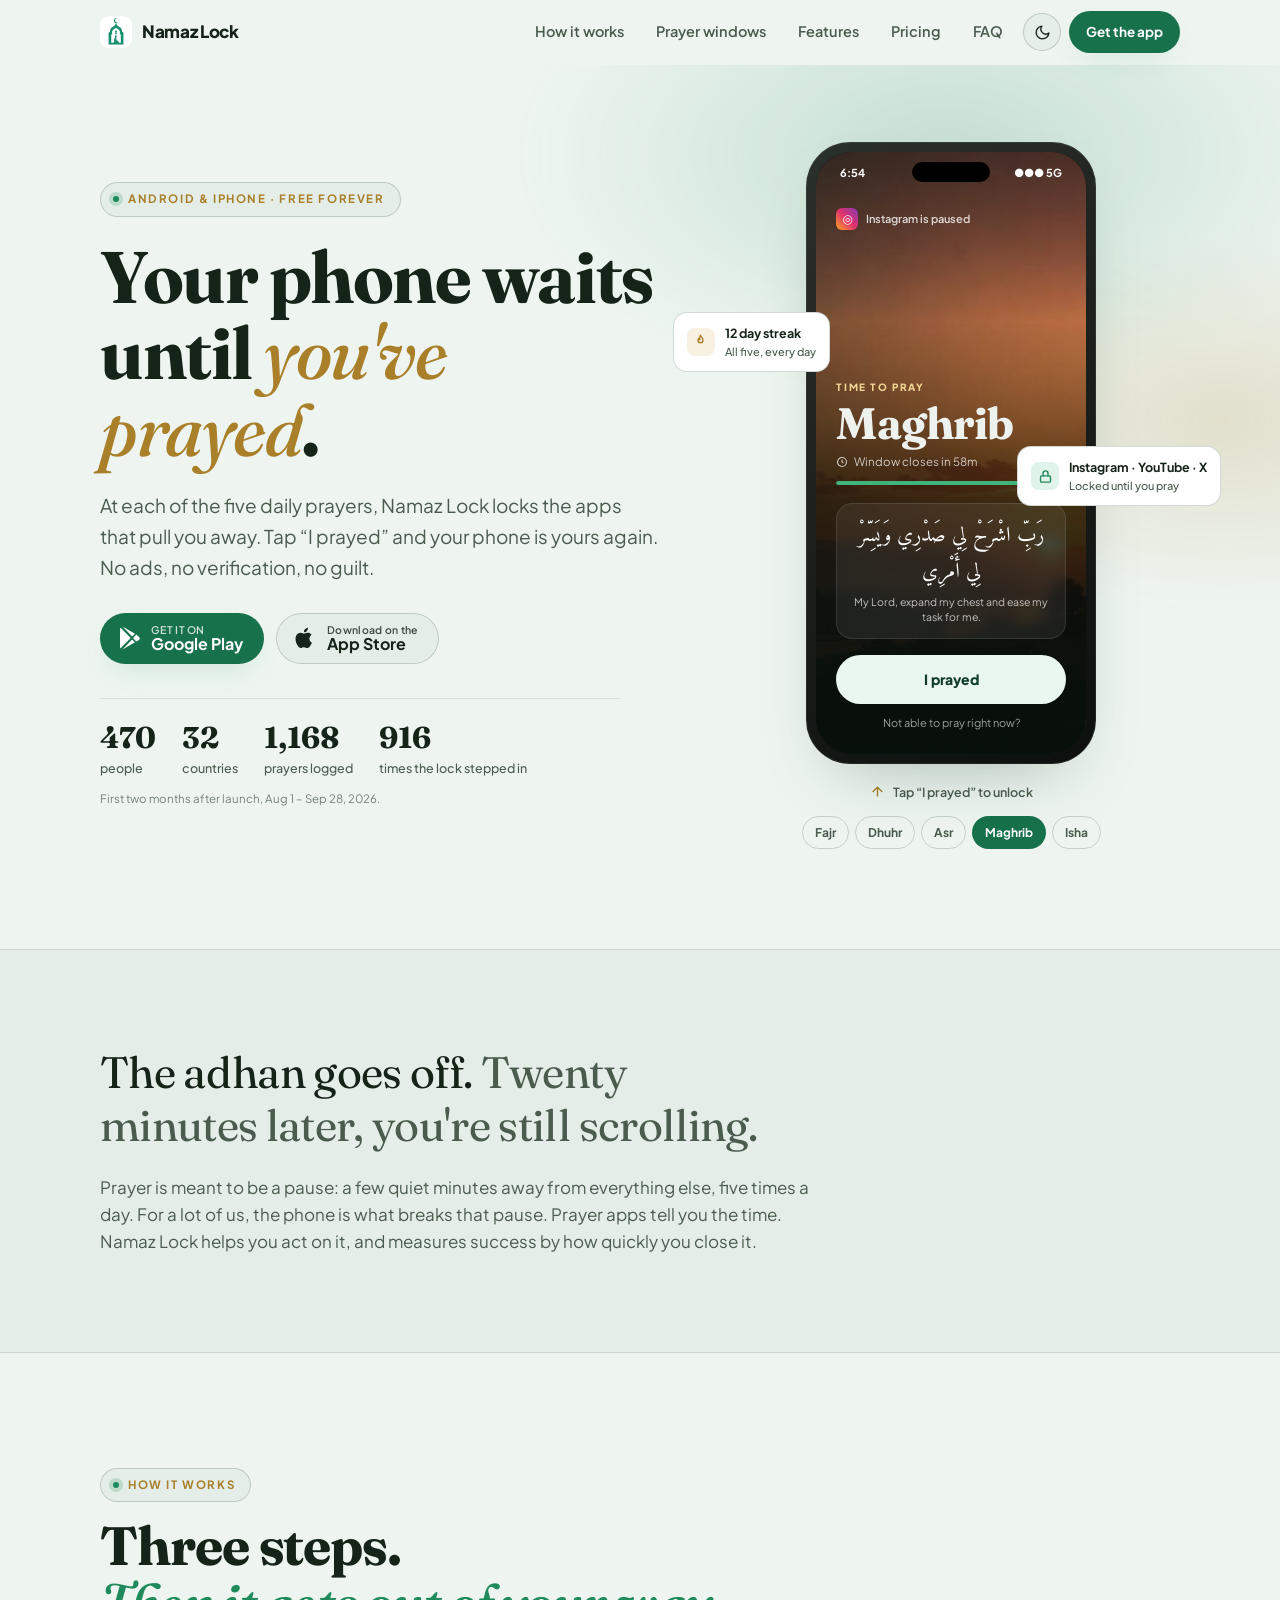
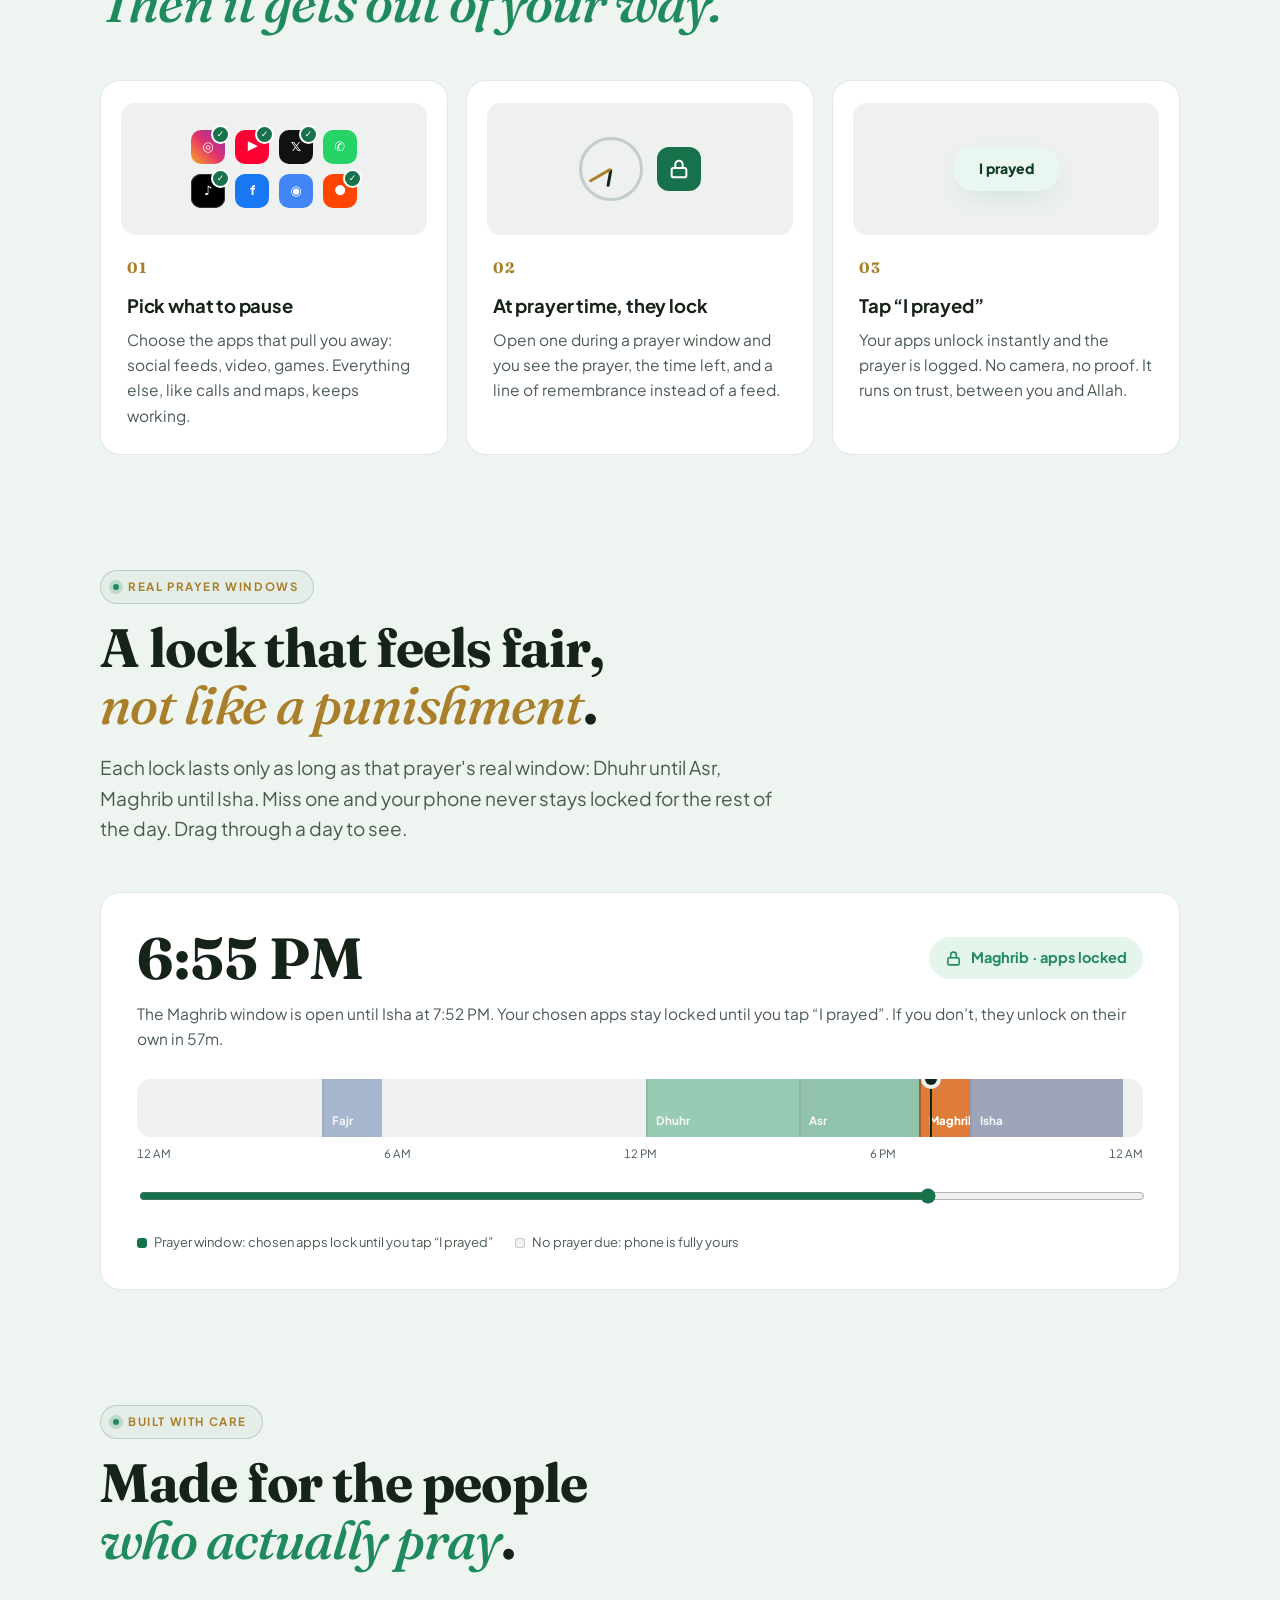
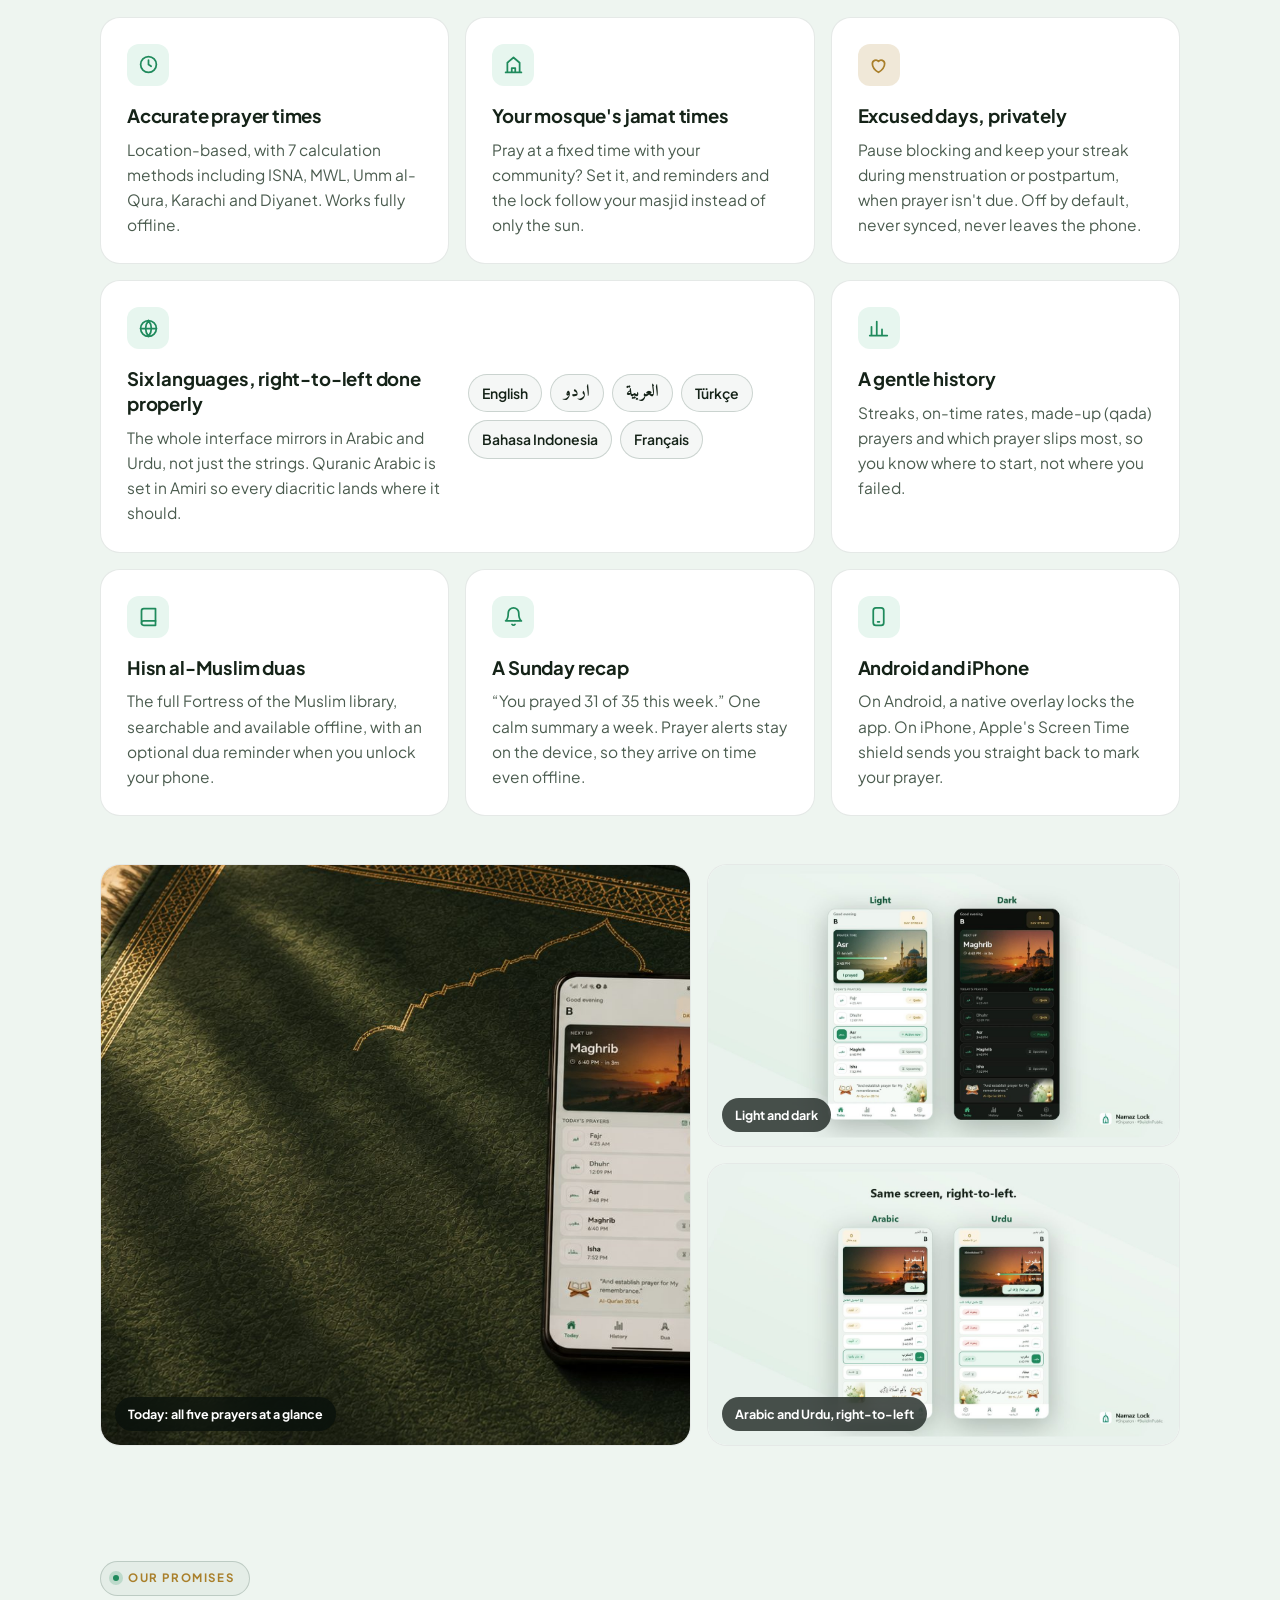
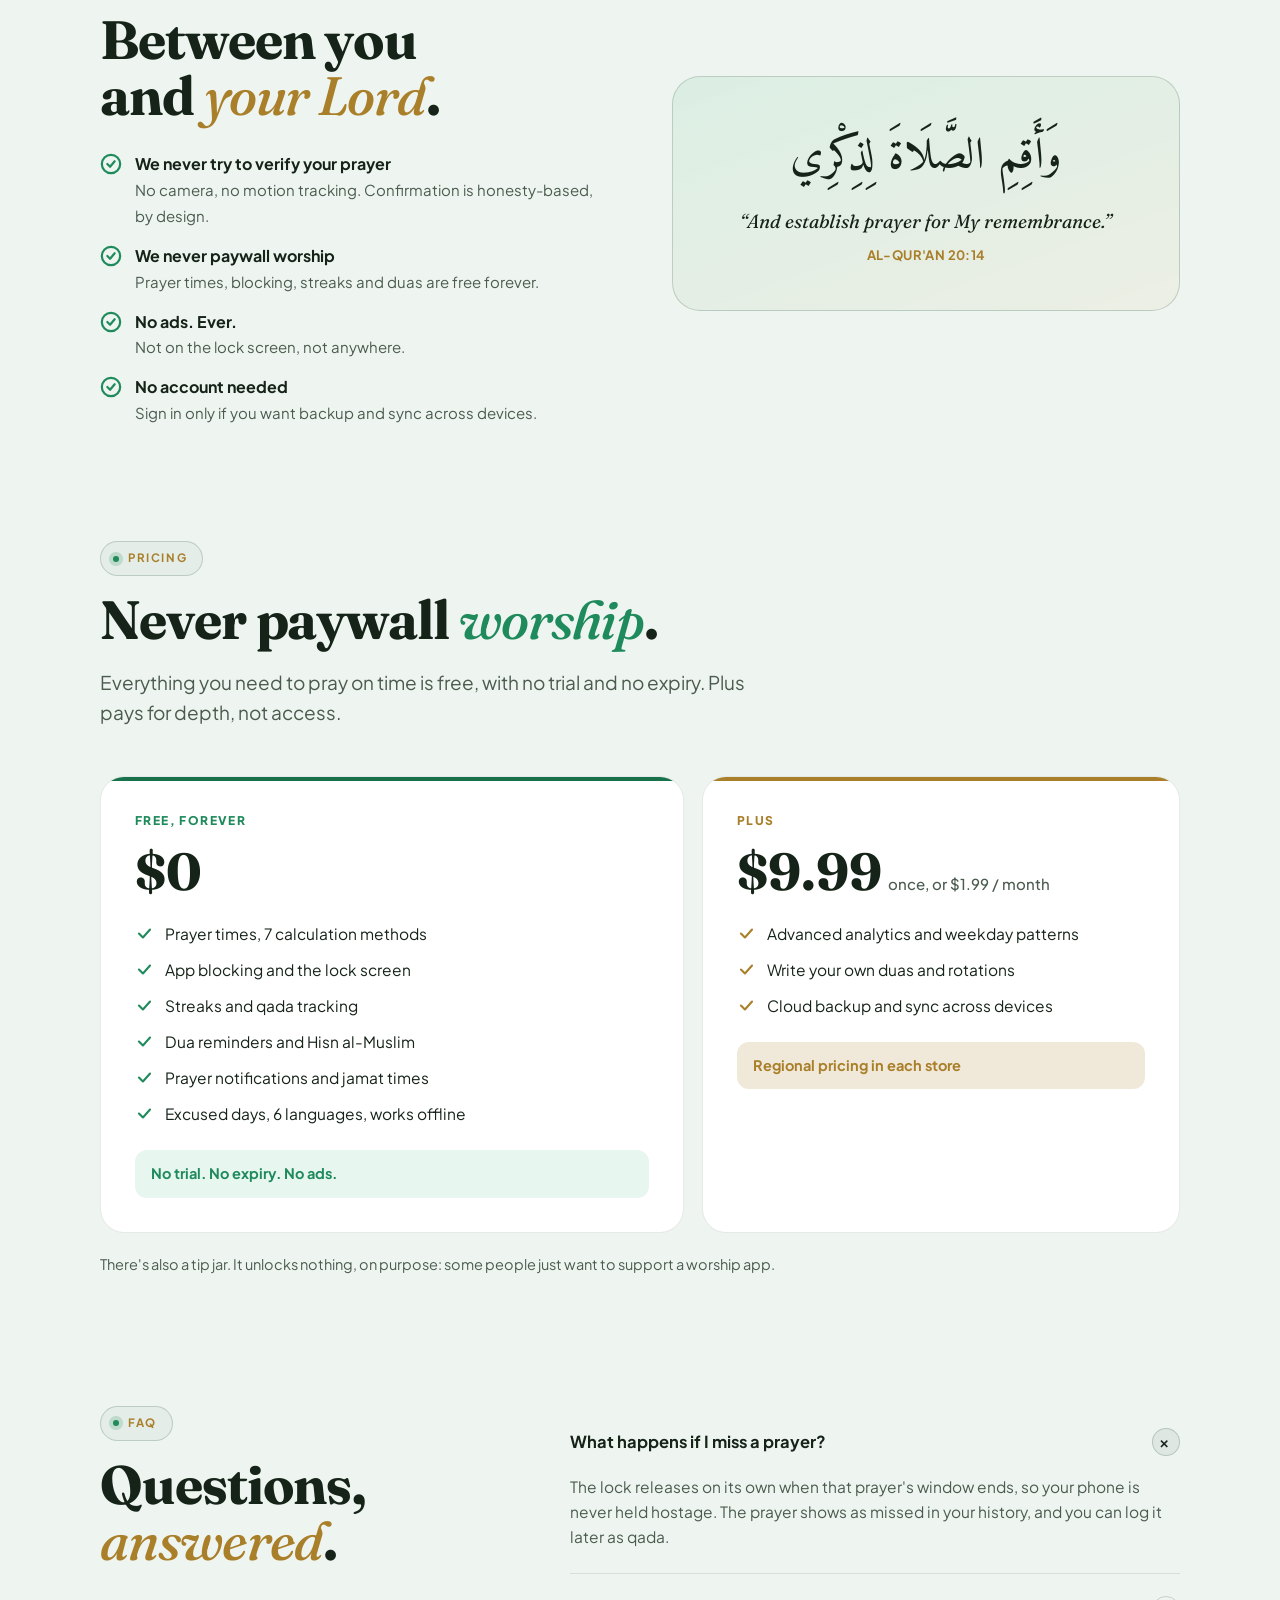
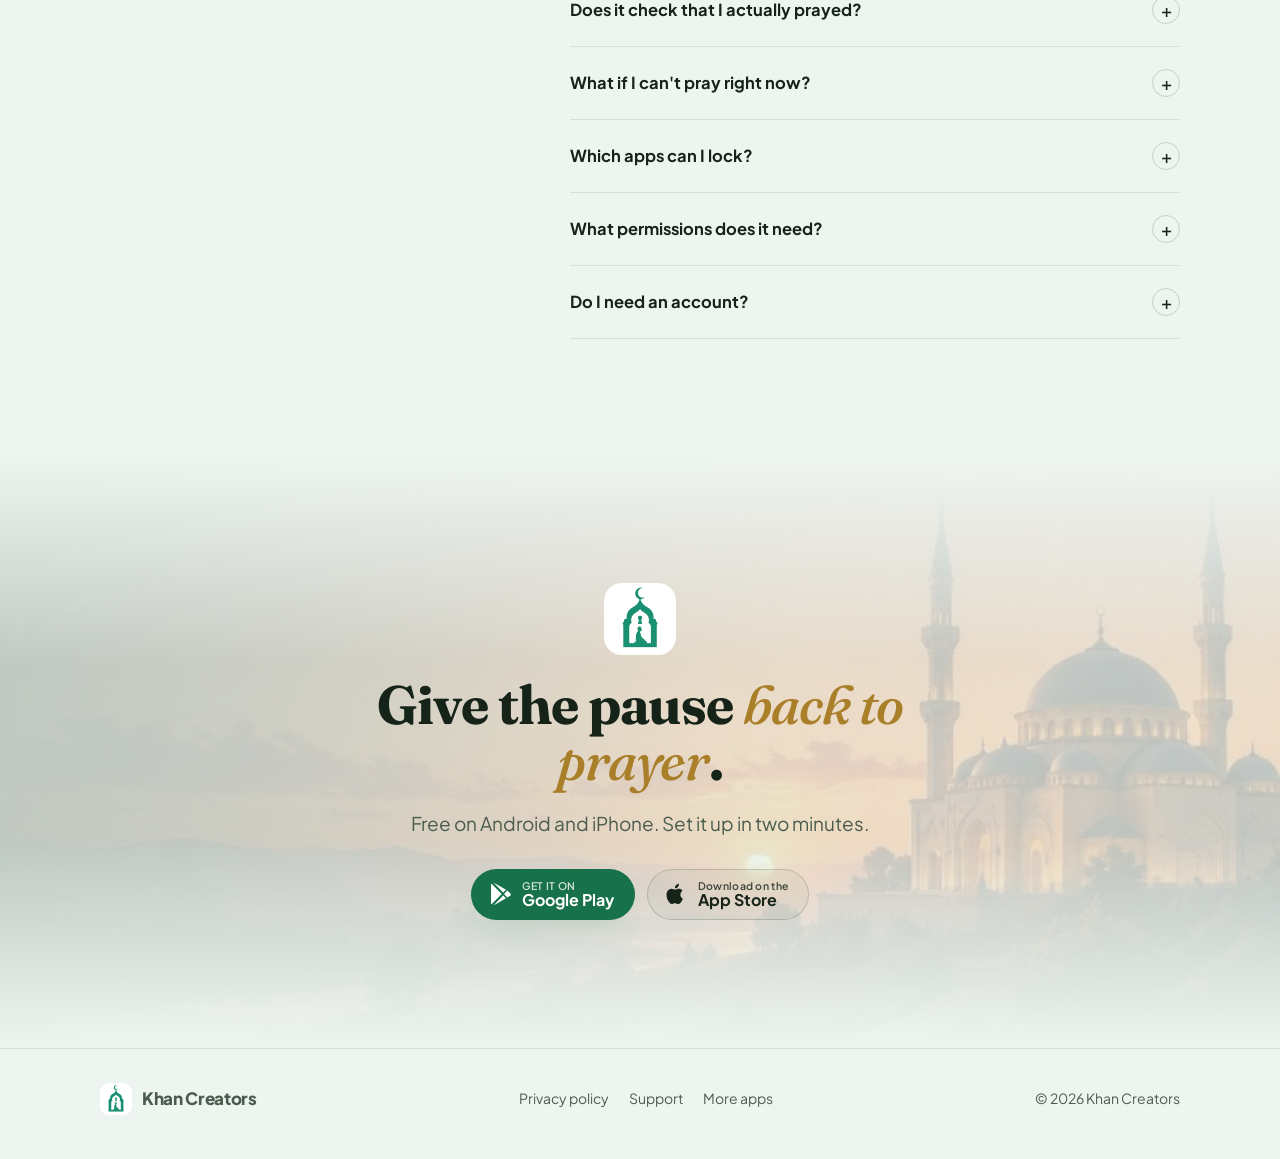
<file: apps/NamazLock/index.html>
<!DOCTYPE html>
<html lang="en" data-theme="dark">
<head>
<meta charset="utf-8">
<meta name="viewport" content="width=device-width, initial-scale=1">
<title>Namaz Lock: Put the Phone Down at Prayer Time</title>
<meta name="description" content="At each of the five daily prayers, Namaz Lock locks the apps that pull you away, then gets out of your way. Tap “I prayed” and your phone is yours again. Free core, no ads, 6 languages, Android and iPhone.">
<link rel="canonical" href="https://khancreators.netlify.app/apps/NamazLock/">

<meta property="og:title" content="Namaz Lock: Your phone waits until you've prayed">
<meta property="og:description" content="Locks the apps you choose at each prayer time. Tap “I prayed” to unlock. Free forever, no ads, Android and iPhone.">
<meta property="og:type" content="website">
<meta property="og:url" content="https://khancreators.netlify.app/apps/NamazLock/">
<meta property="og:image" content="https://khancreators.netlify.app/apps/NamazLock/images/og.jpg">
<meta name="twitter:card" content="summary_large_image">
<meta name="twitter:image" content="https://khancreators.netlify.app/apps/NamazLock/images/og.jpg">
<meta name="theme-color" content="#0B120E">

<link rel="icon" type="image/png" href="images/favicon.png">
<link rel="apple-touch-icon" href="images/icon.png">

<link rel="preconnect" href="https://fonts.googleapis.com">
<link rel="preconnect" href="https://fonts.gstatic.com" crossorigin>
<link href="https://fonts.googleapis.com/css2?family=Fraunces:ital,opsz,wght@0,9..144,500;0,9..144,700;1,9..144,500;1,9..144,600&family=Plus+Jakarta+Sans:wght@400;500;600;700;800&family=Amiri:wght@400;700&display=swap" rel="stylesheet">

<style>
/* ============ tokens (from the app's design system) ============ */
:root{
  --bg:#0B120E;
  --bg-2:#111A15;
  --surface:rgba(255,255,255,.035);
  --surface-2:rgba(255,255,255,.06);
  --line:rgba(214,236,222,.10);
  --line-2:rgba(214,236,222,.17);
  --ink:#EEF2EE;
  --muted:#A3B2A7;
  --green:#3FB47C;
  --green-2:#1F8A5C;
  --green-deep:#0F3D28;
  --gold:#D9B25C;
  --gold-2:#F0D595;
  --glow:rgba(63,180,124,.30);
  --gold-glow:rgba(217,178,92,.25);
  --r:20px;
  --display:"Fraunces",Georgia,serif;
  --sans:"Plus Jakarta Sans",-apple-system,BlinkMacSystemFont,system-ui,sans-serif;
  --arabic:"Amiri","Noto Naskh Arabic",serif;
  --shadow:0 30px 80px -30px rgba(0,0,0,.85);
}
:root[data-theme="light"]{
  --bg:#EEF5F0;
  --bg-2:#FFFFFF;
  --surface:rgba(18,57,40,.04);
  --surface-2:rgba(18,57,40,.07);
  --line:rgba(18,57,40,.11);
  --line-2:rgba(18,57,40,.19);
  --ink:#152318;
  --muted:#4B5C4F;
  --green:#1F8A5C;
  --green-2:#17714A;
  --green-deep:#125939;
  --gold:#A97F2A;
  --gold-2:#8A6519;
  --glow:rgba(31,138,92,.20);
  --gold-glow:rgba(169,127,42,.18);
  --shadow:0 30px 70px -34px rgba(18,57,40,.38);
}

*{box-sizing:border-box}
html{scroll-behavior:smooth;-webkit-text-size-adjust:100%;overflow-x:clip}
body{
  margin:0;background:var(--bg);color:var(--ink);
  font-family:var(--sans);font-size:17px;line-height:1.62;
  -webkit-font-smoothing:antialiased;transition:background .35s,color .35s;
}
img{max-width:100%;display:block}
a{color:inherit;text-decoration:none}
button{font:inherit;color:inherit;background:none;border:0;cursor:pointer}
:focus-visible{outline:2px solid var(--green);outline-offset:3px;border-radius:6px}

.wrap{width:100%;max-width:1120px;margin:0 auto;padding:0 20px}
section{position:relative}
.sec{padding:clamp(64px,9vw,120px) 0}

/* ============ type ============ */
h1,h2,h3{font-family:var(--display);font-weight:700;line-height:1.05;margin:0;letter-spacing:-.02em}
h1{font-size:clamp(40px,5.7vw,74px)}
h2{font-size:clamp(32px,5vw,54px)}
h3{font-family:var(--sans);font-weight:700;font-size:18.5px;line-height:1.35;letter-spacing:-.01em;margin:0 0 8px}
.gold{color:var(--gold);font-style:italic;font-weight:500}
.greenit{color:var(--green);font-style:italic;font-weight:500}
.lede{color:var(--muted);font-size:clamp(16px,1.9vw,19px);max-width:52ch;margin:0}
.eyebrow{
  display:inline-flex;align-items:center;gap:9px;
  background:var(--surface);border:1px solid var(--line-2);
  border-radius:999px;padding:7px 15px 7px 12px;
  font-size:11.5px;letter-spacing:1.6px;text-transform:uppercase;font-weight:700;color:var(--gold);
}
.eyebrow .dot{width:6px;height:6px;border-radius:50%;background:var(--green);flex:none;box-shadow:0 0 0 4px var(--glow);animation:pulse 2.4s ease-in-out infinite}
@keyframes pulse{0%,100%{box-shadow:0 0 0 3px var(--glow)}50%{box-shadow:0 0 0 8px transparent}}
.ar{font-family:var(--arabic);direction:rtl}

/* ============ header ============ */
header{
  position:sticky;top:0;z-index:60;
  background:color-mix(in srgb, var(--bg) 82%, transparent);
  backdrop-filter:blur(16px);-webkit-backdrop-filter:blur(16px);
  border-bottom:1px solid transparent;transition:border-color .3s;
}
header.stuck{border-bottom-color:var(--line)}
.nav{display:flex;align-items:center;gap:8px;height:64px}
.brand{display:flex;align-items:center;gap:10px;font-weight:800;letter-spacing:-.02em;font-size:17px}
.brand img{width:32px;height:32px;border-radius:9px}
.nav .sp{flex:1}
.nav .lnk{color:var(--muted);font-size:14.5px;font-weight:600;padding:8px 12px;border-radius:9px;transition:.2s}
.nav .lnk:hover{color:var(--ink);background:var(--surface)}
@media(max-width:820px){.nav .lnk{display:none}}
.icon-btn{width:38px;height:38px;border-radius:50%;border:1px solid var(--line-2);display:grid;place-items:center;background:var(--surface);transition:.2s;flex:none}
.icon-btn:hover{background:var(--surface-2)}
.icon-btn svg{width:17px;height:17px;stroke:var(--ink);fill:none;stroke-width:1.9;stroke-linecap:round;stroke-linejoin:round}
:root[data-theme="light"] .sun{display:none}
:root[data-theme="dark"] .moon{display:none}

/* ============ buttons ============ */
.btn{
  display:inline-flex;align-items:center;justify-content:center;gap:10px;
  padding:13px 22px;border-radius:999px;font-weight:700;font-size:15px;
  background:var(--green-2);color:#fff;border:1px solid transparent;
  transition:transform .18s cubic-bezier(.2,.8,.3,1), box-shadow .25s, filter .2s;
  box-shadow:0 12px 30px -12px var(--glow);white-space:nowrap;
}
.btn:hover{transform:translateY(-2px);filter:brightness(1.08)}
.btn.ghost{background:var(--surface);color:var(--ink);border-color:var(--line-2);box-shadow:none}
.btn.ghost:hover{background:var(--surface-2)}
.btn.sm{padding:9px 16px;font-size:13.5px}
.btn svg{width:19px;height:19px;flex:none}
.store{padding:10px 20px 10px 16px;text-align:left;line-height:1.1}
.store small{display:block;font-size:10.5px;font-weight:600;opacity:.8;letter-spacing:.3px}
.store b{font-size:16px;font-weight:700}
.store svg{width:24px;height:24px;fill:currentColor}

/* ============ hero ============ */
.hero{padding:clamp(36px,6vw,80px) 0 clamp(60px,8vw,100px);overflow:hidden}
.hero::before{
  content:"";position:absolute;inset:-20% -10% auto -10%;height:760px;pointer-events:none;
  background:radial-gradient(40% 45% at 70% 35%, var(--glow) 0%, transparent 70%),
             radial-gradient(30% 35% at 88% 70%, var(--gold-glow) 0%, transparent 70%);
  filter:blur(10px);
}
.hero-grid{display:grid;grid-template-columns:1.1fr .9fr;gap:clamp(34px,5vw,64px);align-items:center;position:relative;z-index:1}
@media(max-width:900px){.hero-grid{grid-template-columns:1fr}}
.hero h1{margin:22px 0 0}
.hero .lede{margin:22px 0 0}
.cta{display:flex;flex-wrap:wrap;gap:12px;margin-top:30px}
.proof{display:flex;flex-wrap:wrap;gap:10px 26px;margin-top:34px;padding-top:24px;border-top:1px solid var(--line);max-width:520px}
.proof div{min-width:0}
@media(max-width:560px){.proof{display:grid;grid-template-columns:1fr 1fr;gap:18px}}
.proof b{display:block;font-family:var(--display);font-size:30px;font-weight:700;line-height:1;color:var(--ink)}
.proof span{font-size:12.5px;color:var(--muted);font-weight:500}
.proof-note{font-size:11.5px;color:var(--muted);opacity:.75;margin-top:10px}

/* ---- phone ---- */
.stage{position:relative;display:flex;flex-direction:column;align-items:center}
.phone{
  position:relative;width:min(290px,78vw);aspect-ratio:9/19.3;border-radius:44px;padding:10px;
  background:linear-gradient(145deg,#2a302c,#0c0f0d);box-shadow:var(--shadow),inset 0 0 0 1px rgba(255,255,255,.08);
}
.screen{position:relative;width:100%;height:100%;border-radius:35px;overflow:hidden;background:#0D0F0D;color:#EEF2EE;isolation:isolate}
.notch{position:absolute;top:10px;left:50%;translate:-50% 0;width:78px;height:20px;border-radius:999px;background:#000;z-index:5}
.sbar{position:absolute;top:0;left:0;right:0;display:flex;justify-content:space-between;padding:12px 24px 0;font-size:11px;font-weight:700;z-index:4;color:#fff}

/* lock layer */
.lock{position:absolute;inset:0;display:flex;flex-direction:column;z-index:2;transition:opacity .5s, transform .6s cubic-bezier(.2,.8,.3,1)}
.lock .scene{position:absolute;inset:0;z-index:-1}
.lock .scene img{position:absolute;inset:0;width:100%;height:100%;object-fit:cover;opacity:0;transition:opacity 1s ease}
.lock .scene img.on{opacity:1}
.lock .scene::after{content:"";position:absolute;inset:0;background:linear-gradient(180deg,rgba(6,12,9,.45) 0%,rgba(6,12,9,.05) 28%,rgba(6,12,9,.75) 58%,#08100C 100%)}
.lk-body{flex:1;display:flex;flex-direction:column;padding:56px 20px 22px}
.lk-app{display:flex;align-items:center;gap:8px;font-size:11px;font-weight:600;color:rgba(255,255,255,.8)}
.lk-app i{width:22px;height:22px;border-radius:6px;display:grid;place-items:center;font-style:normal;font-size:12px;font-weight:800;color:#fff;background:linear-gradient(45deg,#f9a825,#e1306c,#833ab4)}
.lk-eyebrow{margin-top:auto;font-size:10px;letter-spacing:1.6px;font-weight:800;color:#F0D595;text-transform:uppercase}
.lk-name{font-family:var(--display);font-size:44px;font-weight:700;line-height:1;margin-top:6px;letter-spacing:-.02em}
.lk-meta{font-size:11.5px;color:rgba(255,255,255,.75);margin-top:8px;display:flex;align-items:center;gap:6px}
.lk-meta svg{width:12px;height:12px;stroke:currentColor;fill:none;stroke-width:2.2}
.lk-bar{height:4px;border-radius:4px;background:rgba(255,255,255,.18);margin-top:10px;overflow:hidden}
.lk-bar i{display:block;height:100%;width:40%;background:#3FB47C;border-radius:4px;transition:width 1s ease}
.lk-dhikr{margin-top:18px;padding:14px;border-radius:16px;background:rgba(255,255,255,.07);border:1px solid rgba(255,255,255,.1);backdrop-filter:blur(6px)}
.lk-dhikr .ar{font-size:21px;line-height:1.7;text-align:center;color:#fff}
.lk-dhikr p{margin:4px 0 0;font-size:10.5px;line-height:1.45;text-align:center;color:rgba(255,255,255,.72)}
.lk-btn{margin-top:16px;width:100%;padding:13px;border-radius:999px;background:#EAF6F0;color:#0F3D28;font-weight:800;font-size:14px;position:relative;overflow:hidden;transition:transform .15s}
.lk-btn:active{transform:scale(.97)}
.lk-btn::after{content:"";position:absolute;inset:0;border-radius:inherit;box-shadow:0 0 0 0 rgba(63,180,124,.6);animation:ring 2.4s ease-out infinite}
@keyframes ring{0%{box-shadow:0 0 0 0 rgba(234,246,240,.55)}70%,100%{box-shadow:0 0 0 14px rgba(234,246,240,0)}}
.lk-later{margin-top:10px;text-align:center;font-size:11px;color:rgba(255,255,255,.6)}

/* unlocked layer */
.home{position:absolute;inset:0;z-index:1;background:#0D0F0D;padding:50px 14px 14px;display:flex;flex-direction:column;gap:8px;font-size:11px}
.home-top{display:flex;justify-content:space-between;align-items:flex-start;padding:0 4px}
.home-top small{display:block;color:#8F998F;font-size:10px}
.home-top b{font-size:17px}
.streak{background:#2a2414;border-radius:10px;padding:5px 10px;text-align:center;color:#D9B25C;font-weight:800;line-height:1.15}
.streak small{font-size:7.5px;letter-spacing:.8px;color:#D9B25C;display:block}
.pr{display:flex;align-items:center;gap:9px;padding:8px 10px;border-radius:12px;background:#161A16;border:1px solid rgba(255,255,255,.06)}
.pr .g{width:26px;height:26px;border-radius:8px;border:1px solid rgba(255,255,255,.1);display:grid;place-items:center;font-family:var(--arabic);font-size:10px;color:#3FB47C}
.pr b{display:block;font-size:11.5px}
.pr small{color:#8F998F;font-size:9.5px}
.pr .st{margin-left:auto;font-size:9px;font-weight:700;padding:3px 8px;border-radius:999px;background:#1F231F;color:#8F998F}
.pr .st.ok{background:rgba(63,180,124,.16);color:#3FB47C}
.pr .st.now{background:rgba(63,180,124,.16);color:#3FB47C}
.pr.cur{border-color:rgba(63,180,124,.55)}
.pr.cur .g{background:#1F8A5C;color:#fff;border-color:transparent}
.toast{
  position:absolute;left:50%;top:44%;translate:-50% 0;z-index:6;white-space:nowrap;
  background:#EAF6F0;color:#0F3D28;border-radius:999px;padding:9px 16px;font-weight:800;font-size:12.5px;
  display:flex;align-items:center;gap:7px;opacity:0;scale:.85;transition:opacity .3s, scale .35s cubic-bezier(.2,.8,.3,1);pointer-events:none;
  box-shadow:0 20px 40px -10px rgba(0,0,0,.6);
}
.toast svg{width:15px;height:15px;stroke:#1F8A5C;fill:none;stroke-width:3;stroke-linecap:round;stroke-linejoin:round}
.toast.show{opacity:1;scale:1}
.screen.unlocked .lock{opacity:0;transform:translateY(-8%);pointer-events:none}

.hint{margin-top:18px;font-size:12.5px;color:var(--muted);display:flex;align-items:center;gap:8px;font-weight:600}
.hint svg{width:15px;height:15px;stroke:var(--gold);fill:none;stroke-width:2.2;stroke-linecap:round;stroke-linejoin:round;animation:bob 2.2s ease-in-out infinite}
@keyframes bob{0%,100%{translate:0 0}50%{translate:0 -4px}}
.pills{display:flex;gap:6px;margin-top:14px;flex-wrap:wrap;justify-content:center}
.pills button{font-size:12px;font-weight:700;padding:6px 12px;border-radius:999px;border:1px solid var(--line-2);color:var(--muted);transition:.2s}
.pills button.on{background:var(--green-2);border-color:transparent;color:#fff}

.float{
  position:absolute;z-index:3;background:var(--bg-2);border:1px solid var(--line-2);border-radius:14px;padding:10px 13px;
  box-shadow:var(--shadow);display:flex;align-items:center;gap:10px;font-size:12.5px;font-weight:700;white-space:nowrap;
}
.float small{display:block;color:var(--muted);font-size:11px;font-weight:500}
.float .chip{width:28px;height:28px;border-radius:8px;display:grid;place-items:center;flex:none}
.float svg{width:15px;height:15px;stroke-width:2.2;fill:none;stroke-linecap:round;stroke-linejoin:round}
.f1{left:-11%;top:24%;animation:float 6s ease-in-out infinite}
.f2{right:-9%;top:43%;animation:float 6s ease-in-out infinite 1s}
@keyframes float{0%,100%{translate:0 0}50%{translate:0 -10px}}
@media(max-width:560px){.f1{left:-2%;top:22%}.f2{display:none}.float{font-size:11.5px;padding:8px 10px}}

/* ============ problem strip ============ */
.quote-band{padding:clamp(56px,8vw,96px) 0;border-top:1px solid var(--line);border-bottom:1px solid var(--line);background:var(--surface)}
.quote-band p{font-family:var(--display);font-size:clamp(26px,4vw,44px);line-height:1.2;margin:0;max-width:24ch;letter-spacing:-.015em}
.quote-band p span{color:var(--muted)}
.quote-band .sub{font-family:var(--sans);font-size:17px;color:var(--muted);max-width:60ch;margin-top:22px;line-height:1.6}

/* ============ how it works ============ */
.head{max-width:680px}
.head .lede{margin-top:18px}
.steps{display:grid;grid-template-columns:repeat(3,1fr);gap:18px;margin-top:48px;counter-reset:s}
@media(max-width:860px){.steps{grid-template-columns:1fr}}
.card{background:var(--bg-2);border:1px solid var(--line);border-radius:var(--r);padding:26px}
:root[data-theme="dark"] .card{background:var(--surface)}
.step{position:relative}
.step .n{font-family:var(--display);font-size:15px;font-weight:700;color:var(--gold);letter-spacing:.5px}
.step h3{margin-top:14px}
.step p{margin:0;color:var(--muted);font-size:15.5px}
.step .vis{height:132px;margin:-4px -6px 18px;border-radius:14px;background:var(--surface-2);display:grid;place-items:center;overflow:hidden;position:relative}
.apps{display:grid;grid-template-columns:repeat(4,34px);gap:10px}
.apps i{width:34px;height:34px;border-radius:10px;position:relative;display:grid;place-items:center;font-style:normal;font-size:13px;font-weight:800;color:#fff}
.apps i.sel::after{content:"✓";position:absolute;right:-5px;top:-5px;width:15px;height:15px;border-radius:50%;background:var(--green-2);color:#fff;font-size:9px;display:grid;place-items:center;border:2px solid var(--bg-2)}
.clock{display:flex;align-items:center;gap:14px}
.clock .ring{width:64px;height:64px;border-radius:50%;border:3px solid var(--line-2);position:relative}
.clock .ring::before,.clock .ring::after{content:"";position:absolute;left:50%;bottom:50%;width:3px;border-radius:2px;background:var(--ink);transform-origin:bottom center;translate:-50% 0}
.clock .ring::before{height:18px;rotate:190deg}
.clock .ring::after{height:25px;rotate:240deg;background:var(--gold)}
.clock .lockico{width:44px;height:44px;border-radius:12px;background:var(--green-2);display:grid;place-items:center}
.clock .lockico svg{width:22px;height:22px;stroke:#fff;fill:none;stroke-width:2.2;stroke-linecap:round;stroke-linejoin:round}
.prayed-pill{background:#EAF6F0;color:#0F3D28;font-weight:800;font-size:14px;padding:11px 26px;border-radius:999px;box-shadow:0 10px 30px -10px var(--glow)}

/* ============ windows timeline ============ */
.tl-card{margin-top:48px;padding:clamp(22px,4vw,36px)}
.tl-status{display:flex;flex-wrap:wrap;align-items:center;justify-content:space-between;gap:14px}
.tl-time{font-family:var(--display);font-size:clamp(40px,6vw,58px);font-weight:700;line-height:1;font-variant-numeric:tabular-nums}
.tl-badge{display:inline-flex;align-items:center;gap:9px;padding:9px 16px;border-radius:999px;font-weight:700;font-size:14.5px;transition:.3s}
.tl-badge svg{width:17px;height:17px;fill:none;stroke:currentColor;stroke-width:2.2;stroke-linecap:round;stroke-linejoin:round}
.tl-badge.locked{background:rgba(63,180,124,.14);color:var(--green)}
.tl-badge.free{background:var(--surface-2);color:var(--muted)}
.tl-desc{color:var(--muted);margin:14px 0 0;font-size:15.5px;min-height:3.2em}
.track{position:relative;height:58px;margin-top:28px;border-radius:14px;background:var(--surface-2);overflow:hidden}
.seg{position:absolute;top:0;bottom:0;display:flex;align-items:flex-end;padding:0 0 7px 8px;font-size:11.5px;font-weight:700;color:#fff;overflow:hidden;white-space:nowrap;
  border-left:2px solid rgba(0,0,0,.25);transition:filter .3s, opacity .3s}
.seg.dim{opacity:.45}
.seg.act{filter:brightness(1.12) saturate(1.1)}
.cursor{position:absolute;top:-6px;bottom:-6px;width:2px;background:var(--ink);pointer-events:none;border-radius:2px}
.cursor::before{content:"";position:absolute;top:0;left:50%;translate:-50% 0;width:12px;height:12px;border-radius:50%;background:var(--ink);box-shadow:0 0 0 4px var(--bg)}
.ticks{display:flex;justify-content:space-between;font-size:11.5px;color:var(--muted);margin-top:8px;font-variant-numeric:tabular-nums}
.slider{width:100%;margin-top:18px;accent-color:var(--green-2);height:28px;cursor:pointer}
.tl-foot{display:flex;flex-wrap:wrap;gap:8px 22px;margin-top:14px;font-size:13px;color:var(--muted)}
.tl-foot i{display:inline-block;width:10px;height:10px;border-radius:3px;margin-right:7px;vertical-align:-1px}

/* ============ feature grid ============ */
.grid{display:grid;grid-template-columns:repeat(3,1fr);gap:16px;margin-top:48px}
@media(max-width:940px){.grid{grid-template-columns:repeat(2,1fr)}}
@media(max-width:600px){.grid{grid-template-columns:1fr}}
.feat .ic{width:42px;height:42px;border-radius:12px;display:grid;place-items:center;background:rgba(63,180,124,.12);margin-bottom:18px}
.feat .ic svg{width:21px;height:21px;stroke:var(--green);fill:none;stroke-width:2;stroke-linecap:round;stroke-linejoin:round}
.feat.goldc .ic{background:var(--gold-glow)}
.feat.goldc .ic svg{stroke:var(--gold)}
.feat p{margin:0;color:var(--muted);font-size:15.5px}
.feat.wide{grid-column:span 2;display:grid;grid-template-columns:1fr 1fr;gap:22px;align-items:center}
@media(max-width:600px){.feat.wide{grid-column:auto;grid-template-columns:1fr}}
.langs{display:flex;flex-wrap:wrap;gap:8px}
.langs span{padding:7px 13px;border-radius:999px;border:1px solid var(--line-2);font-size:14px;font-weight:600;background:var(--surface)}
.langs span.ar,.langs span.urdu{font-family:var(--arabic);font-size:17px;line-height:1.2}

/* ============ gallery ============ */
.gal{display:grid;grid-template-columns:1.25fr 1fr;gap:16px;margin-top:48px}
@media(max-width:860px){.gal{grid-template-columns:1fr}}
.shot{border-radius:var(--r);overflow:hidden;border:1px solid var(--line);background:var(--bg-2);position:relative}
.shot img{width:100%;height:100%;object-fit:cover}
.shot.big{grid-row:span 2}
.shot figcaption{position:absolute;left:14px;bottom:14px;background:rgba(8,16,12,.72);color:#fff;backdrop-filter:blur(8px);padding:7px 13px;border-radius:999px;font-size:12.5px;font-weight:700}
.gal .shot:not(.big){aspect-ratio:1270/760}

/* ============ privacy / values ============ */
.values{display:grid;grid-template-columns:1fr 1fr;gap:clamp(30px,5vw,64px);align-items:center}
@media(max-width:860px){.values{grid-template-columns:1fr}}
.checks{list-style:none;margin:26px 0 0;padding:0;display:grid;gap:14px}
.checks li{display:flex;gap:13px;align-items:flex-start;font-size:16px}
.checks svg{width:22px;height:22px;flex:none;margin-top:2px}
.checks b{display:block}
.checks span{color:var(--muted);font-size:15px}
.ayah{padding:clamp(28px,4vw,44px);text-align:center;background:linear-gradient(160deg,rgba(63,180,124,.10),rgba(217,178,92,.08));border:1px solid var(--line-2);border-radius:28px}
.ayah .ar{font-size:clamp(30px,4.4vw,44px);line-height:1.7;color:var(--ink)}
.ayah p{margin:10px 0 0;font-family:var(--display);font-style:italic;font-size:19px;color:var(--ink)}
.ayah small{display:block;margin-top:8px;color:var(--gold);font-weight:700;font-size:13px;letter-spacing:.4px}

/* ============ pricing ============ */
.plans{display:grid;grid-template-columns:1.1fr .9fr;gap:18px;margin-top:48px}
@media(max-width:860px){.plans{grid-template-columns:1fr}}
.plan{padding:clamp(24px,3.5vw,34px);border-radius:24px;position:relative;overflow:hidden}
.plan::before{content:"";position:absolute;left:0;right:0;top:0;height:4px}
.plan.free::before{background:var(--green-2)}
.plan.plus::before{background:var(--gold)}
.plan .tag{font-size:12px;font-weight:800;letter-spacing:1.4px;text-transform:uppercase}
.plan.free .tag{color:var(--green)}
.plan.plus .tag{color:var(--gold)}
.plan .price{font-family:var(--display);font-size:52px;font-weight:700;line-height:1;margin-top:14px}
.plan .price small{font-family:var(--sans);font-size:15px;font-weight:500;color:var(--muted);margin-left:6px}
.plan ul{list-style:none;padding:0;margin:24px 0 0;display:grid;gap:11px}
.plan li{display:flex;gap:11px;align-items:flex-start;font-size:15.5px}
.plan li svg{width:19px;height:19px;flex:none;margin-top:3px;fill:none;stroke-width:2.6;stroke-linecap:round;stroke-linejoin:round}
.plan.free li svg{stroke:var(--green)}
.plan.plus li svg{stroke:var(--gold)}
.plan .note{margin-top:24px;padding:12px 16px;border-radius:12px;font-weight:700;font-size:14.5px}
.plan.free .note{background:rgba(63,180,124,.12);color:var(--green)}
.plan.plus .note{background:var(--gold-glow);color:var(--gold)}
.tip{color:var(--muted);font-size:14.5px;margin-top:20px}

/* ============ faq ============ */
.faq-grid{display:grid;grid-template-columns:.8fr 1.2fr;gap:clamp(30px,5vw,64px)}
@media(max-width:860px){.faq-grid{grid-template-columns:1fr}}
details{border-bottom:1px solid var(--line);padding:4px 0}
summary{list-style:none;cursor:pointer;display:flex;justify-content:space-between;align-items:center;gap:16px;padding:18px 0;font-weight:700;font-size:16.5px}
summary::-webkit-details-marker{display:none}
summary i{width:28px;height:28px;border-radius:50%;border:1px solid var(--line-2);display:grid;place-items:center;flex:none;transition:transform .3s, background .3s}
summary i::before{content:"+";font-style:normal;font-weight:500;font-size:18px;line-height:1}
details[open] summary i{transform:rotate(45deg);background:var(--surface-2)}
details p{margin:0 0 20px;color:var(--muted);font-size:15.5px;max-width:62ch}

/* ============ final ============ */
.final{padding:clamp(70px,10vw,130px) 0;text-align:center;overflow:hidden}
.final::before{content:"";position:absolute;inset:0;background:url(images/scene-maghrib.jpg) center/cover;opacity:.22;z-index:-1}
.final::after{content:"";position:absolute;inset:0;background:linear-gradient(180deg,var(--bg) 0%,transparent 35%,transparent 65%,var(--bg) 100%);z-index:-1}
.final h2{max-width:16ch;margin:0 auto}
.final .lede{margin:18px auto 0}
.final .cta{justify-content:center}
footer{border-top:1px solid var(--line);padding:34px 0 44px;color:var(--muted);font-size:14px}
.foot{display:flex;flex-wrap:wrap;gap:14px 28px;align-items:center;justify-content:space-between}
.foot nav{display:flex;flex-wrap:wrap;gap:6px 20px}
.foot nav a:hover{color:var(--ink)}

/* reveal */
.rv{opacity:0;transform:translateY(22px);transition:opacity .7s ease, transform .8s cubic-bezier(.2,.8,.3,1)}
.rv.in{opacity:1;transform:none}
@media(prefers-reduced-motion:reduce){
  .rv{opacity:1;transform:none;transition:none}
  *{animation:none!important}
}
</style>
</head>
<body>

<header id="top">
  <div class="wrap nav">
    <a class="brand" href="#"><img src="images/icon.png" alt="" width="32" height="32">Namaz Lock</a>
    <span class="sp"></span>
    <a class="lnk" href="#how">How it works</a>
    <a class="lnk" href="#windows">Prayer windows</a>
    <a class="lnk" href="#features">Features</a>
    <a class="lnk" href="#pricing">Pricing</a>
    <a class="lnk" href="#faq">FAQ</a>
    <button class="icon-btn" id="theme" aria-label="Toggle light and dark mode">
      <svg class="sun" viewBox="0 0 24 24"><circle cx="12" cy="12" r="4"/><path d="M12 2v2M12 20v2M4.9 4.9l1.4 1.4M17.7 17.7l1.4 1.4M2 12h2M20 12h2M4.9 19.1l1.4-1.4M17.7 6.3l1.4-1.4"/></svg>
      <svg class="moon" viewBox="0 0 24 24"><path d="M21 12.8A9 9 0 1 1 11.2 3a7 7 0 0 0 9.8 9.8z"/></svg>
    </button>
    <a class="btn sm" href="#get">Get the app</a>
  </div>
</header>

<main>
<!-- ============ HERO ============ -->
<section class="hero">
  <div class="wrap hero-grid">
    <div>
      <span class="eyebrow"><span class="dot"></span>Android &amp; iPhone · Free forever</span>
      <h1>Your phone waits<br>until <span class="gold">you've prayed</span>.</h1>
      <p class="lede">At each of the five daily prayers, Namaz Lock locks the apps that pull you away. Tap “I prayed” and your phone is yours again. No ads, no verification, no guilt.</p>
      <div class="cta" id="get">
        <a class="btn store" href="https://play.google.com/store/apps/details?id=com.hasnikhan.SalahLock" target="_blank" rel="noopener">
          <svg viewBox="0 0 24 24" aria-hidden="true"><path d="M3.6 1.8a1.5 1.5 0 0 0-.6 1.2v18a1.5 1.5 0 0 0 .6 1.2l10.1-10.2zm11.5 8.8 2.9-2.9L5.5.6l9.6 10zm0 2.8-9.6 10 12.5-7.1zm4.2-4.9-3.3 3.5 3.3 3.5 2.7-1.6c1-.6 1-2.2 0-2.8z"/></svg>
          <span><small>GET IT ON</small><b>Google Play</b></span>
        </a>
        <a class="btn ghost store" href="https://apps.apple.com/us/app/namaz-lock-muslim-focus/id6800233934" target="_blank" rel="noopener">
          <svg viewBox="0 0 24 24" aria-hidden="true"><path d="M16.4 12.6c0-2.6 2.1-3.8 2.2-3.9-1.2-1.8-3.1-2-3.7-2-1.6-.2-3.1.9-3.9.9-.8 0-2-.9-3.4-.9-1.7 0-3.3 1-4.2 2.6-1.8 3.1-.5 7.7 1.3 10.2.8 1.2 1.8 2.6 3.1 2.6 1.3-.1 1.7-.8 3.3-.8 1.5 0 1.9.8 3.3.8 1.4 0 2.2-1.2 3-2.5 1-1.4 1.4-2.8 1.4-2.9 0 0-2.4-1-2.4-4.1zM13.9 4.9c.7-.8 1.2-2 1-3.1-1 0-2.2.7-2.9 1.5-.6.7-1.2 1.9-1 3 1.1.1 2.2-.6 2.9-1.4z"/></svg>
          <span><small>Download on the</small><b>App Store</b></span>
        </a>
      </div>
      <div class="proof">
        <div><b data-count="470">470</b><span>people</span></div>
        <div><b data-count="32">32</b><span>countries</span></div>
        <div><b data-count="1168">1,168</b><span>prayers logged</span></div>
        <div><b data-count="916">916</b><span>times the lock stepped in</span></div>
      </div>
      <div class="proof-note">First two months after launch, Aug 1 – Sep 28, 2026.</div>
    </div>

    <div class="stage">
      <div class="float f1">
        <span class="chip" style="background:rgba(217,178,92,.18)"><svg viewBox="0 0 24 24" style="stroke:var(--gold)"><path d="M12 2c1 3 4 4 4 8a4 4 0 0 1-8 0c0-2 1-3 1-3s0 2 2 2c0-3-1-5 1-7z"/></svg></span>
        <span><span id="streakN">12</span> day streak<small>All five, every day</small></span>
      </div>
      <div class="float f2">
        <span class="chip" style="background:rgba(63,180,124,.16)"><svg viewBox="0 0 24 24" style="stroke:var(--green)"><rect x="4" y="11" width="16" height="10" rx="2"/><path d="M8 11V7a4 4 0 0 1 8 0v4"/></svg></span>
        <span>Instagram · YouTube · X<small>Locked until you pray</small></span>
      </div>
      <div class="phone">
        <div class="screen" id="screen">
          <div class="notch"></div>
          <div class="sbar"><span id="clock">6:41</span><span>●●● 5G</span></div>

          <!-- home (after unlock) -->
          <div class="home" aria-hidden="true">
            <div class="home-top"><div><small>Assalamu alaikum</small><b>Today</b></div><div class="streak"><span id="streak2">12</span><small>DAY STREAK</small></div></div>
            <div id="homeList"></div>
          </div>

          <!-- lock -->
          <div class="lock">
            <div class="scene" id="scene">
              <img src="images/scene-fajr.jpg" alt="" data-p="fajr">
              <img src="images/scene-dhuhr.jpg" alt="" data-p="dhuhr">
              <img src="images/scene-asr.jpg" alt="" data-p="asr">
              <img src="images/scene-maghrib.jpg" alt="" data-p="maghrib" class="on">
              <img src="images/scene-isha.jpg" alt="" data-p="isha">
            </div>
            <div class="lk-body">
              <div class="lk-app"><i>◎</i><span>Instagram is paused</span></div>
              <div class="lk-eyebrow">Time to pray</div>
              <div class="lk-name" id="lkName">Maghrib</div>
              <div class="lk-meta"><svg viewBox="0 0 24 24"><circle cx="12" cy="12" r="9"/><path d="M12 7v5l3 2"/></svg><span id="lkMeta">Window closes in 1h 11m</span></div>
              <div class="lk-bar"><i id="lkBar"></i></div>
              <div class="lk-dhikr">
                <div class="ar" id="lkAr">سُبْحَانَ اللَّهِ وَبِحَمْدِهِ</div>
                <p id="lkTr">Glory be to Allah and praise Him.</p>
              </div>
              <button class="lk-btn" id="prayed">I prayed</button>
              <div class="lk-later">Not able to pray right now?</div>
            </div>
          </div>

          <div class="toast" id="toast"><svg viewBox="0 0 24 24"><path d="M5 12l5 5 9-10"/></svg><span id="toastTxt">Maghrib logged · apps unlocked</span></div>
        </div>
      </div>
      <div class="hint" id="hint"><svg viewBox="0 0 24 24"><path d="M12 19V5M5 12l7-7 7 7"/></svg>Tap “I prayed” to unlock</div>
      <div class="pills" id="pills" role="group" aria-label="Choose a prayer">
        <button data-p="fajr">Fajr</button><button data-p="dhuhr">Dhuhr</button><button data-p="asr">Asr</button><button data-p="maghrib" class="on">Maghrib</button><button data-p="isha">Isha</button>
      </div>
    </div>
  </div>
</section>

<!-- ============ PROBLEM ============ -->
<section class="quote-band">
  <div class="wrap rv">
    <p>The adhan goes off. <span>Twenty minutes later, you're still scrolling.</span></p>
    <div class="sub">Prayer is meant to be a pause: a few quiet minutes away from everything else, five times a day. For a lot of us, the phone is what breaks that pause. Prayer apps tell you the time. Namaz Lock helps you act on it, and measures success by how quickly you close it.</div>
  </div>
</section>

<!-- ============ HOW ============ -->
<section class="sec" id="how">
  <div class="wrap">
    <div class="head rv">
      <span class="eyebrow"><span class="dot"></span>How it works</span>
      <h2 style="margin-top:16px">Three steps.<br><span class="greenit">Then it gets out of your way.</span></h2>
    </div>
    <div class="steps">
      <div class="card step rv">
        <div class="vis">
          <div class="apps">
            <i class="sel" style="background:linear-gradient(45deg,#f9a825,#e1306c,#833ab4)">◎</i>
            <i class="sel" style="background:#FF0033">▶</i>
            <i class="sel" style="background:#111">𝕏</i>
            <i style="background:#25D366">✆</i>
            <i class="sel" style="background:#000;box-shadow:inset 0 0 0 1px #333">♪</i>
            <i style="background:#1877F2">f</i>
            <i style="background:#4285F4">◉</i>
            <i class="sel" style="background:#FF4500">●</i>
          </div>
        </div>
        <span class="n">01</span>
        <h3>Pick what to pause</h3>
        <p>Choose the apps that pull you away: social feeds, video, games. Everything else, like calls and maps, keeps working.</p>
      </div>
      <div class="card step rv">
        <div class="vis">
          <div class="clock"><div class="ring"></div><div class="lockico"><svg viewBox="0 0 24 24"><rect x="4" y="11" width="16" height="10" rx="2"/><path d="M8 11V7a4 4 0 0 1 8 0v4"/></svg></div></div>
        </div>
        <span class="n">02</span>
        <h3>At prayer time, they lock</h3>
        <p>Open one during a prayer window and you see the prayer, the time left, and a line of remembrance instead of a feed.</p>
      </div>
      <div class="card step rv">
        <div class="vis"><span class="prayed-pill">I prayed</span></div>
        <span class="n">03</span>
        <h3>Tap “I prayed”</h3>
        <p>Your apps unlock instantly and the prayer is logged. No camera, no proof. It runs on trust, between you and Allah.</p>
      </div>
    </div>
  </div>
</section>

<!-- ============ WINDOWS ============ -->
<section class="sec" id="windows" style="padding-top:0">
  <div class="wrap">
    <div class="head rv">
      <span class="eyebrow"><span class="dot"></span>Real prayer windows</span>
      <h2 style="margin-top:16px">A lock that feels fair,<br><span class="gold">not like a punishment</span>.</h2>
      <p class="lede">Each lock lasts only as long as that prayer's real window: Dhuhr until Asr, Maghrib until Isha. Miss one and your phone never stays locked for the rest of the day. Drag through a day to see.</p>
    </div>
    <div class="card tl-card rv">
      <div class="tl-status">
        <div class="tl-time" id="tlTime">6:55 PM</div>
        <div class="tl-badge locked" id="tlBadge"><svg viewBox="0 0 24 24"><rect x="4" y="11" width="16" height="10" rx="2"/><path d="M8 11V7a4 4 0 0 1 8 0v4"/></svg><span>Maghrib · apps locked</span></div>
      </div>
      <p class="tl-desc" id="tlDesc"></p>
      <div class="track" id="track"><div class="cursor" id="cursor"></div></div>
      <div class="ticks"><span>12 AM</span><span>6 AM</span><span>12 PM</span><span>6 PM</span><span>12 AM</span></div>
      <input class="slider" type="range" id="slider" min="0" max="1439" value="1135" aria-label="Time of day">
      <div class="tl-foot">
        <span><i style="background:var(--green-2)"></i>Prayer window: chosen apps lock until you tap “I prayed”</span>
        <span><i style="background:var(--surface-2);border:1px solid var(--line-2)"></i>No prayer due: phone is fully yours</span>
      </div>
    </div>
  </div>
</section>

<!-- ============ FEATURES ============ -->
<section class="sec" id="features" style="padding-top:0">
  <div class="wrap">
    <div class="head rv">
      <span class="eyebrow"><span class="dot"></span>Built with care</span>
      <h2 style="margin-top:16px">Made for the people<br><span class="greenit">who actually pray</span>.</h2>
    </div>
    <div class="grid">
      <div class="card feat rv">
        <div class="ic"><svg viewBox="0 0 24 24"><circle cx="12" cy="12" r="9"/><path d="M12 7v5l3 2"/></svg></div>
        <h3>Accurate prayer times</h3>
        <p>Location-based, with 7 calculation methods including ISNA, MWL, Umm al-Qura, Karachi and Diyanet. Works fully offline.</p>
      </div>
      <div class="card feat rv">
        <div class="ic"><svg viewBox="0 0 24 24"><path d="M3 21h18M5 21V10l7-6 7 6v11M10 21v-5h4v5"/></svg></div>
        <h3>Your mosque's jamat times</h3>
        <p>Pray at a fixed time with your community? Set it, and reminders and the lock follow your masjid instead of only the sun.</p>
      </div>
      <div class="card feat goldc rv">
        <div class="ic"><svg viewBox="0 0 24 24"><path d="M12 21s-7-4.4-7-10a4 4 0 0 1 7-2.6A4 4 0 0 1 19 11c0 5.6-7 10-7 10z"/></svg></div>
        <h3>Excused days, privately</h3>
        <p>Pause blocking and keep your streak during menstruation or postpartum, when prayer isn't due. Off by default, never synced, never leaves the phone.</p>
      </div>
      <div class="card feat wide rv">
        <div>
          <div class="ic"><svg viewBox="0 0 24 24"><circle cx="12" cy="12" r="9"/><path d="M3 12h18M12 3a14 14 0 0 1 0 18M12 3a14 14 0 0 0 0 18"/></svg></div>
          <h3>Six languages, right-to-left done properly</h3>
          <p>The whole interface mirrors in Arabic and Urdu, not just the strings. Quranic Arabic is set in Amiri so every diacritic lands where it should.</p>
        </div>
        <div class="langs">
          <span>English</span><span class="urdu" lang="ur">اردو</span><span class="ar" lang="ar">العربية</span><span>Türkçe</span><span>Bahasa Indonesia</span><span>Français</span>
        </div>
      </div>
      <div class="card feat rv">
        <div class="ic"><svg viewBox="0 0 24 24"><path d="M4 20V10M10 20V4M16 20v-7M22 20H2"/></svg></div>
        <h3>A gentle history</h3>
        <p>Streaks, on-time rates, made-up (qada) prayers and which prayer slips most, so you know where to start, not where you failed.</p>
      </div>
      <div class="card feat rv">
        <div class="ic"><svg viewBox="0 0 24 24"><path d="M4 19.5A2.5 2.5 0 0 1 6.5 17H20V3H6.5A2.5 2.5 0 0 0 4 5.5z"/><path d="M4 19.5A2.5 2.5 0 0 0 6.5 22H20v-5"/></svg></div>
        <h3>Hisn al-Muslim duas</h3>
        <p>The full Fortress of the Muslim library, searchable and available offline, with an optional dua reminder when you unlock your phone.</p>
      </div>
      <div class="card feat rv">
        <div class="ic"><svg viewBox="0 0 24 24"><path d="M18 8a6 6 0 0 0-12 0c0 7-3 9-3 9h18s-3-2-3-9M13.7 21a2 2 0 0 1-3.4 0"/></svg></div>
        <h3>A Sunday recap</h3>
        <p>“You prayed 31 of 35 this week.” One calm summary a week. Prayer alerts stay on the device, so they arrive on time even offline.</p>
      </div>
      <div class="card feat rv">
        <div class="ic"><svg viewBox="0 0 24 24"><rect x="6" y="2" width="12" height="20" rx="3"/><path d="M11 18h2"/></svg></div>
        <h3>Android and iPhone</h3>
        <p>On Android, a native overlay locks the app. On iPhone, Apple's Screen Time shield sends you straight back to mark your prayer.</p>
      </div>
    </div>

    <div class="gal">
      <figure class="shot big rv" style="margin:0"><img src="images/phone-on-mat.jpg" alt="Namaz Lock's Today screen on a phone resting on a green prayer mat"><figcaption>Today: all five prayers at a glance</figcaption></figure>
      <figure class="shot rv" style="margin:0"><img src="images/light-dark.jpg" alt="Namaz Lock home screen in light and dark themes"><figcaption>Light and dark</figcaption></figure>
      <figure class="shot rv" style="margin:0"><img src="images/languages.jpg" alt="Namaz Lock in Arabic and Urdu, right-to-left"><figcaption>Arabic and Urdu, right-to-left</figcaption></figure>
    </div>
  </div>
</section>

<!-- ============ VALUES ============ -->
<section class="sec" style="padding-top:0">
  <div class="wrap values">
    <div class="rv">
      <span class="eyebrow"><span class="dot"></span>Our promises</span>
      <h2 style="margin-top:16px">Between you<br>and <span class="gold">your Lord</span>.</h2>
      <ul class="checks">
        <li><svg viewBox="0 0 24 24" fill="none" stroke="var(--green)" stroke-width="2.4" stroke-linecap="round" stroke-linejoin="round"><circle cx="12" cy="12" r="10"/><path d="M8 12l3 3 5-6"/></svg><div><b>We never try to verify your prayer</b><span>No camera, no motion tracking. Confirmation is honesty-based, by design.</span></div></li>
        <li><svg viewBox="0 0 24 24" fill="none" stroke="var(--green)" stroke-width="2.4" stroke-linecap="round" stroke-linejoin="round"><circle cx="12" cy="12" r="10"/><path d="M8 12l3 3 5-6"/></svg><div><b>We never paywall worship</b><span>Prayer times, blocking, streaks and duas are free forever.</span></div></li>
        <li><svg viewBox="0 0 24 24" fill="none" stroke="var(--green)" stroke-width="2.4" stroke-linecap="round" stroke-linejoin="round"><circle cx="12" cy="12" r="10"/><path d="M8 12l3 3 5-6"/></svg><div><b>No ads. Ever.</b><span>Not on the lock screen, not anywhere.</span></div></li>
        <li><svg viewBox="0 0 24 24" fill="none" stroke="var(--green)" stroke-width="2.4" stroke-linecap="round" stroke-linejoin="round"><circle cx="12" cy="12" r="10"/><path d="M8 12l3 3 5-6"/></svg><div><b>No account needed</b><span>Sign in only if you want backup and sync across devices.</span></div></li>
      </ul>
    </div>
    <div class="ayah rv">
      <div class="ar" lang="ar">وَأَقِمِ الصَّلَاةَ لِذِكْرِي</div>
      <p>“And establish prayer for My remembrance.”</p>
      <small>AL-QUR'AN 20:14</small>
    </div>
  </div>
</section>

<!-- ============ PRICING ============ -->
<section class="sec" id="pricing" style="padding-top:0">
  <div class="wrap">
    <div class="head rv">
      <span class="eyebrow"><span class="dot"></span>Pricing</span>
      <h2 style="margin-top:16px">Never paywall <span class="greenit">worship</span>.</h2>
      <p class="lede">Everything you need to pray on time is free, with no trial and no expiry. Plus pays for depth, not access.</p>
    </div>
    <div class="plans">
      <div class="card plan free rv">
        <div class="tag">Free, forever</div>
        <div class="price">$0</div>
        <ul>
          <li><svg viewBox="0 0 24 24"><path d="M5 12l5 5 9-10"/></svg>Prayer times, 7 calculation methods</li>
          <li><svg viewBox="0 0 24 24"><path d="M5 12l5 5 9-10"/></svg>App blocking and the lock screen</li>
          <li><svg viewBox="0 0 24 24"><path d="M5 12l5 5 9-10"/></svg>Streaks and qada tracking</li>
          <li><svg viewBox="0 0 24 24"><path d="M5 12l5 5 9-10"/></svg>Dua reminders and Hisn al-Muslim</li>
          <li><svg viewBox="0 0 24 24"><path d="M5 12l5 5 9-10"/></svg>Prayer notifications and jamat times</li>
          <li><svg viewBox="0 0 24 24"><path d="M5 12l5 5 9-10"/></svg>Excused days, 6 languages, works offline</li>
        </ul>
        <div class="note">No trial. No expiry. No ads.</div>
      </div>
      <div class="card plan plus rv">
        <div class="tag">Plus</div>
        <div class="price">$9.99<small>once, or $1.99 / month</small></div>
        <ul>
          <li><svg viewBox="0 0 24 24"><path d="M5 12l5 5 9-10"/></svg>Advanced analytics and weekday patterns</li>
          <li><svg viewBox="0 0 24 24"><path d="M5 12l5 5 9-10"/></svg>Write your own duas and rotations</li>
          <li><svg viewBox="0 0 24 24"><path d="M5 12l5 5 9-10"/></svg>Cloud backup and sync across devices</li>
        </ul>
        <div class="note">Regional pricing in each store</div>
      </div>
    </div>
    <p class="tip rv">There's also a tip jar. It unlocks nothing, on purpose: some people just want to support a worship app.</p>
  </div>
</section>

<!-- ============ FAQ ============ -->
<section class="sec" id="faq" style="padding-top:0">
  <div class="wrap faq-grid">
    <div class="rv">
      <span class="eyebrow"><span class="dot"></span>FAQ</span>
      <h2 style="margin-top:16px">Questions,<br><span class="gold">answered</span>.</h2>
    </div>
    <div class="rv">
      <details open><summary>What happens if I miss a prayer?<i></i></summary><p>The lock releases on its own when that prayer's window ends, so your phone is never held hostage. The prayer shows as missed in your history, and you can log it later as qada.</p></details>
      <details><summary>Does it check that I actually prayed?<i></i></summary><p>No, and it never will. Tapping “I prayed” is enough. Namaz Lock is a nudge to put the phone down, not a judge.</p></details>
      <details><summary>What if I can't pray right now?<i></i></summary><p>Snooze it for 5 or 15 minutes, or until the window ends. Women can turn on excused days to pause blocking during menstruation or postpartum without losing their streak.</p></details>
      <details><summary>Which apps can I lock?<i></i></summary><p>Any you choose. Most people pick social media, video and games. Calls, messages and maps stay available unless you add them yourself.</p></details>
      <details><summary>What permissions does it need?<i></i></summary><p>On Android: usage access and display over other apps, so it knows when a chosen app opens and can cover it. On iPhone: Screen Time. The app walks you through each one. Location is used only to calculate prayer times.</p></details>
      <details><summary>Do I need an account?<i></i></summary><p>No. Everything works on the device. An account is only for optional backup and sync with Plus.</p></details>
    </div>
  </div>
</section>

<!-- ============ FINAL ============ -->
<section class="final">
  <div class="wrap rv">
    <img src="images/icon.png" alt="" width="72" height="72" style="margin:0 auto 22px;border-radius:18px;box-shadow:var(--shadow)">
    <h2>Give the pause <span class="gold">back to prayer</span>.</h2>
    <p class="lede">Free on Android and iPhone. Set it up in two minutes.</p>
    <div class="cta">
      <a class="btn store" href="https://play.google.com/store/apps/details?id=com.hasnikhan.SalahLock" target="_blank" rel="noopener">
        <svg viewBox="0 0 24 24" aria-hidden="true"><path d="M3.6 1.8a1.5 1.5 0 0 0-.6 1.2v18a1.5 1.5 0 0 0 .6 1.2l10.1-10.2zm11.5 8.8 2.9-2.9L5.5.6l9.6 10zm0 2.8-9.6 10 12.5-7.1zm4.2-4.9-3.3 3.5 3.3 3.5 2.7-1.6c1-.6 1-2.2 0-2.8z"/></svg>
        <span><small>GET IT ON</small><b>Google Play</b></span>
      </a>
      <a class="btn ghost store" href="https://apps.apple.com/us/app/namaz-lock-muslim-focus/id6800233934" target="_blank" rel="noopener">
        <svg viewBox="0 0 24 24" aria-hidden="true"><path d="M16.4 12.6c0-2.6 2.1-3.8 2.2-3.9-1.2-1.8-3.1-2-3.7-2-1.6-.2-3.1.9-3.9.9-.8 0-2-.9-3.4-.9-1.7 0-3.3 1-4.2 2.6-1.8 3.1-.5 7.7 1.3 10.2.8 1.2 1.8 2.6 3.1 2.6 1.3-.1 1.7-.8 3.3-.8 1.5 0 1.9.8 3.3.8 1.4 0 2.2-1.2 3-2.5 1-1.4 1.4-2.8 1.4-2.9 0 0-2.4-1-2.4-4.1zM13.9 4.9c.7-.8 1.2-2 1-3.1-1 0-2.2.7-2.9 1.5-.6.7-1.2 1.9-1 3 1.1.1 2.2-.6 2.9-1.4z"/></svg>
        <span><small>Download on the</small><b>App Store</b></span>
      </a>
    </div>
  </div>
</section>
</main>

<footer>
  <div class="wrap foot">
    <a class="brand" href="/"><img src="images/icon.png" alt="" width="28" height="28">Khan Creators</a>
    <nav>
      <a href="https://hassan1305.github.io/salahlock-privacy/" target="_blank" rel="noopener">Privacy policy</a>
      <a href="mailto:ch.hasni.khan@gmail.com?subject=Namaz%20Lock">Support</a>
      <a href="/">More apps</a>
    </nav>
    <span>© 2026 Khan Creators</span>
  </div>
</footer>

<script>
(function(){
  var root=document.documentElement;
  try{var t=localStorage.getItem('nl-theme');if(t)root.dataset.theme=t;else if(matchMedia('(prefers-color-scheme: light)').matches)root.dataset.theme='light'}catch(e){}
  document.getElementById('theme').onclick=function(){
    root.dataset.theme=root.dataset.theme==='dark'?'light':'dark';
    try{localStorage.setItem('nl-theme',root.dataset.theme)}catch(e){}
  };
  var hdr=document.querySelector('header');
  addEventListener('scroll',function(){hdr.classList.toggle('stuck',scrollY>8)},{passive:true});

  /* ---------- sample day (Lahore-like times) ---------- */
  var P=[
    {k:'fajr',   n:'Fajr',   ar:'فجر',  s:265, e:350,  eN:'Sunrise', c:'#4E6FA8'},
    {k:'dhuhr',  n:'Dhuhr',  ar:'ظہر',  s:729, e:948,  eN:'Asr',     c:'#2F9E6B'},
    {k:'asr',    n:'Asr',    ar:'عصر',  s:948, e:1120, eN:'Maghrib', c:'#1F8A5C'},
    {k:'maghrib',n:'Maghrib',ar:'مغرب', s:1120,e:1192, eN:'Isha',    c:'#C0713A'},
    {k:'isha',   n:'Isha',   ar:'عشاء', s:1192,e:1412, eN:'midnight',c:'#3C4A7A'}
  ];
  var D=[
    {a:'سُبْحَانَ اللَّهِ وَبِحَمْدِهِ',t:'Glory be to Allah and praise Him.'},
    {a:'لَا إِلَٰهَ إِلَّا اللَّهُ وَحْدَهُ لَا شَرِيكَ لَهُ',t:'There is no god but Allah, alone, without partner.'},
    {a:'حَسْبُنَا اللَّهُ وَنِعْمَ الْوَكِيلُ',t:'Allah is sufficient for us, and He is the best disposer of affairs.'},
    {a:'رَبِّ اشْرَحْ لِي صَدْرِي وَيَسِّرْ لِي أَمْرِي',t:'My Lord, expand my chest and ease my task for me.'},
    {a:'أَسْتَغْفِرُ اللَّهَ',t:'I seek forgiveness from Allah.'}
  ];
  function fmt(m){m=((m%1440)+1440)%1440;var h=Math.floor(m/60),mm=m%60,ap=h<12?'AM':'PM';h=h%12||12;return h+':'+(mm<10?'0':'')+mm+' '+ap}
  function dur(m){var h=Math.floor(m/60),mm=m%60;return (h?h+'h ':'')+mm+'m'}

  /* ---------- hero phone ---------- */
  var screen=document.getElementById('screen'),cur=3,streak=12,timer;
  var imgs=[].slice.call(document.querySelectorAll('#scene img'));
  var pills=[].slice.call(document.querySelectorAll('#pills button'));
  function renderHome(i){
    var h='';
    P.forEach(function(p,j){
      var st=j<i?'<span class="st ok">✓ Prayed</span>':j===i?'<span class="st ok">✓ Prayed</span>':'<span class="st">Upcoming</span>';
      h+='<div class="pr'+(j===i?' cur':'')+'"><span class="g">'+p.ar+'</span><div><b>'+p.n+'</b><small>'+fmt(p.s)+'</small></div>'+st+'</div>';
    });
    document.getElementById('homeList').innerHTML=h;
    document.getElementById('homeList').style.cssText='display:grid;gap:7px';
  }
  function show(i){
    cur=i;var p=P[i];
    screen.classList.remove('unlocked');
    document.getElementById('toast').classList.remove('show');
    imgs.forEach(function(im){im.classList.toggle('on',im.dataset.p===p.k)});
    pills.forEach(function(b){b.classList.toggle('on',b.dataset.p===p.k)});
    var now=p.s+Math.round((p.e-p.s)*0.2);
    document.getElementById('clock').textContent=fmt(now).replace(/ [AP]M/,'');
    document.getElementById('lkName').textContent=p.n;
    document.getElementById('lkMeta').textContent='Window closes in '+dur(p.e-now);
    document.getElementById('lkBar').style.width='80%';
    var d=D[i];document.getElementById('lkAr').textContent=d.a;document.getElementById('lkTr').textContent=d.t;
    document.getElementById('toastTxt').textContent=p.n+' logged · apps unlocked';
    renderHome(i);
  }
  document.getElementById('prayed').onclick=function(){
    screen.classList.add('unlocked');
    var t=document.getElementById('toast');t.classList.add('show');
    setTimeout(function(){t.classList.remove('show')},1800);
    if(cur===4){streak++;document.getElementById('streakN').textContent=streak;}
    document.getElementById('streak2').textContent=streak;
    document.getElementById('hint').style.opacity=0;
    clearTimeout(timer);timer=setTimeout(function(){show((cur+1)%5)},3200);
  };
  pills.forEach(function(b,i){b.onclick=function(){clearTimeout(timer);show(i)}});
  show(3);

  /* ---------- timeline ---------- */
  var track=document.getElementById('track'),cursorEl=document.getElementById('cursor'),slider=document.getElementById('slider');
  P.forEach(function(p){
    var s=document.createElement('div');s.className='seg';s.dataset.k=p.k;
    s.style.left=(p.s/1440*100)+'%';s.style.width=((p.e-p.s)/1440*100)+'%';s.style.background=p.c;
    s.textContent=p.n;track.insertBefore(s,cursorEl);
  });
  var segs=[].slice.call(track.querySelectorAll('.seg'));
  var lockSvg='<svg viewBox="0 0 24 24"><rect x="4" y="11" width="16" height="10" rx="2"/><path d="M8 11V7a4 4 0 0 1 8 0v4"/></svg>';
  var openSvg='<svg viewBox="0 0 24 24"><rect x="4" y="11" width="16" height="10" rx="2"/><path d="M8 11V7a4 4 0 0 1 7.5-2"/></svg>';
  function upd(){
    var m=+slider.value;cursorEl.style.left=(m/1440*100)+'%';
    document.getElementById('tlTime').textContent=fmt(m);
    var a=null;P.forEach(function(p){if(m>=p.s&&m<p.e)a=p});
    segs.forEach(function(s){s.classList.toggle('act',a&&s.dataset.k===a.k);s.classList.toggle('dim',!!a&&s.dataset.k!==a.k)});
    var b=document.getElementById('tlBadge'),d=document.getElementById('tlDesc');
    if(a){
      b.className='tl-badge locked';b.innerHTML=lockSvg+'<span>'+a.n+' · apps locked</span>';
      d.textContent='The '+a.n+' window is open until '+a.eN+' at '+fmt(a.e)+'. Your chosen apps stay locked until you tap “I prayed”. If you don’t, they unlock on their own in '+dur(a.e-m)+'.';
    }else{
      var next=P.filter(function(p){return p.s>m})[0]||P[0];
      var wait=(next.s-m+1440)%1440;
      b.className='tl-badge free';b.innerHTML=openSvg+'<span>No prayer due · phone is free</span>';
      d.textContent=(m>=350&&m<729?'After sunrise there is no prayer due until Dhuhr. ':'After midnight there is no prayer due until Fajr. ')+'Nothing is locked. '+next.n+' begins in '+dur(wait)+'.';
    }
  }
  slider.oninput=upd;
  track.addEventListener('pointerdown',function(e){
    function mv(ev){var r=track.getBoundingClientRect();slider.value=Math.max(0,Math.min(1439,Math.round((ev.clientX-r.left)/r.width*1440)));upd()}
    mv(e);track.setPointerCapture(e.pointerId);track.onpointermove=mv;
    track.onpointerup=function(){track.onpointermove=null};
  });
  upd();

  /* ---------- reveal ---------- */
  var io=new IntersectionObserver(function(es){es.forEach(function(e){if(e.isIntersecting){e.target.classList.add('in');io.unobserve(e.target)}})},{threshold:.12});
  document.querySelectorAll('.rv').forEach(function(el){io.observe(el)});
})();
</script>
</body>
</html>
</file>
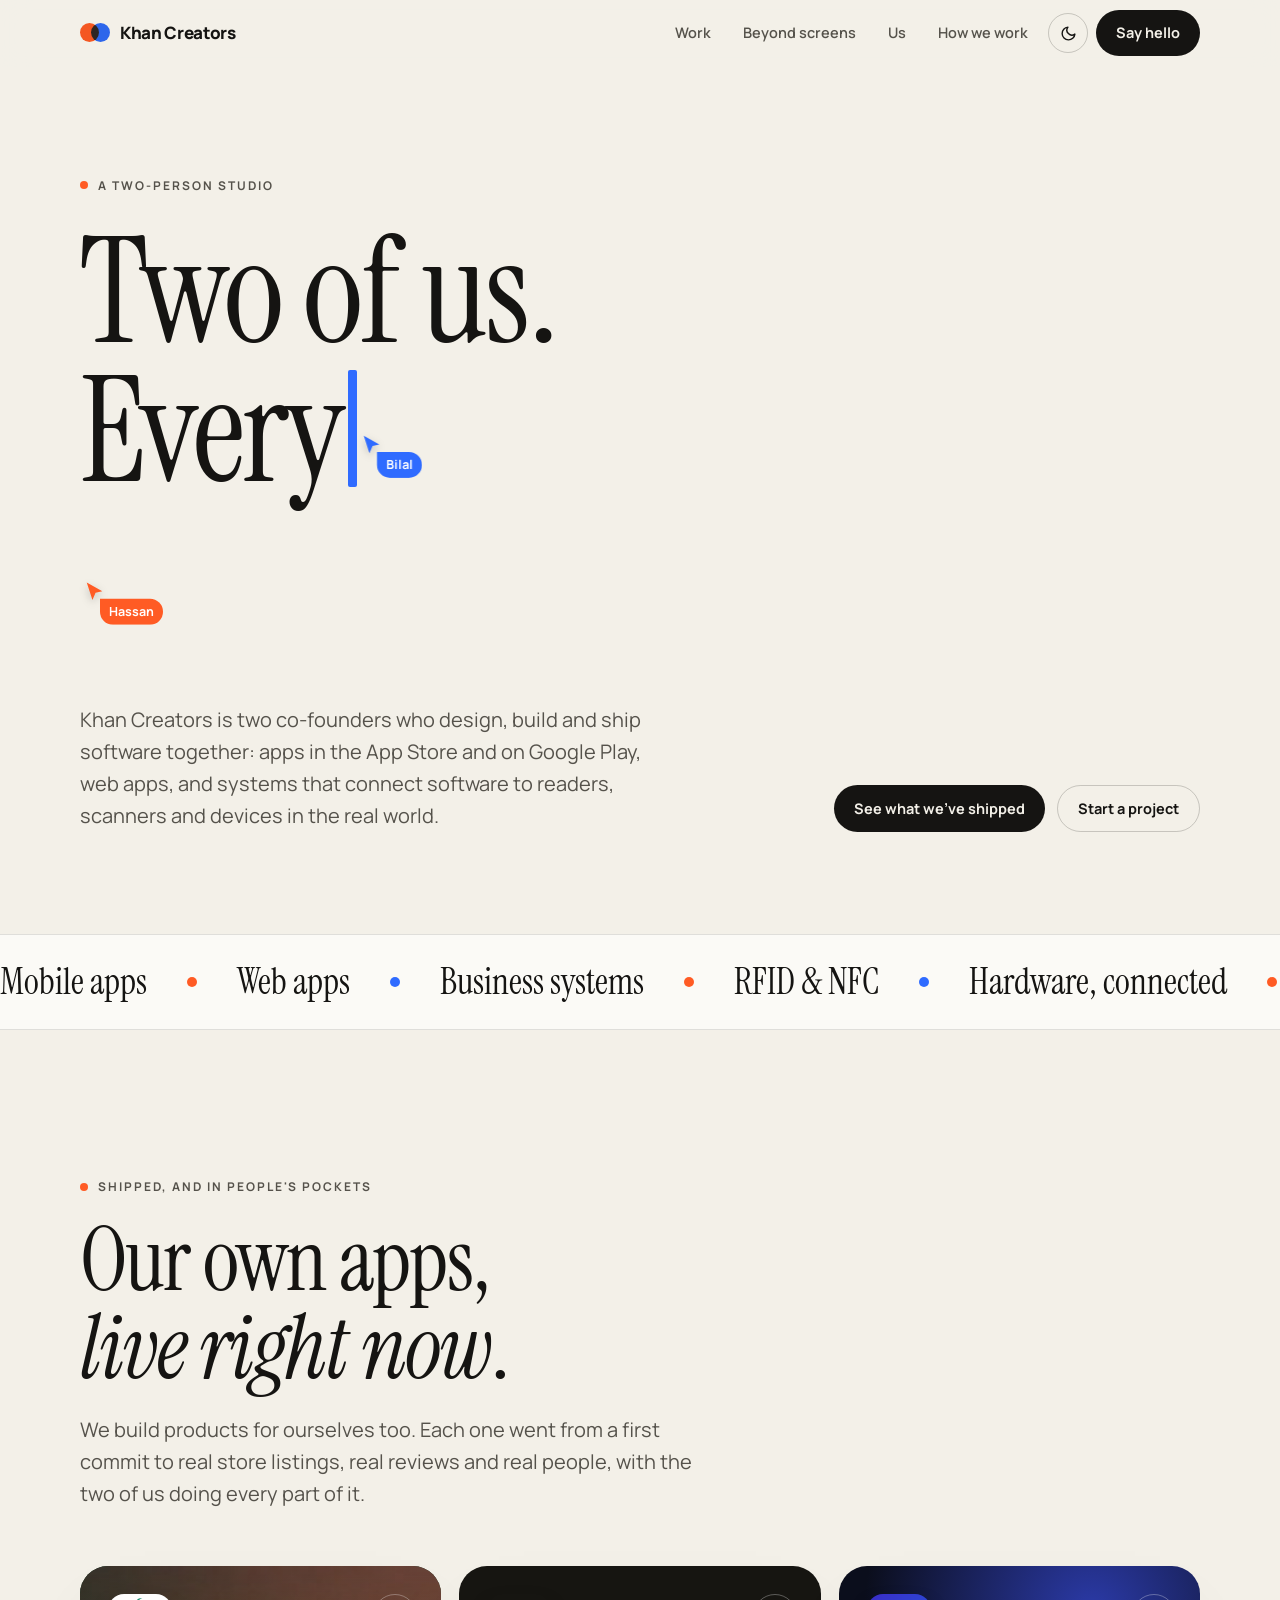
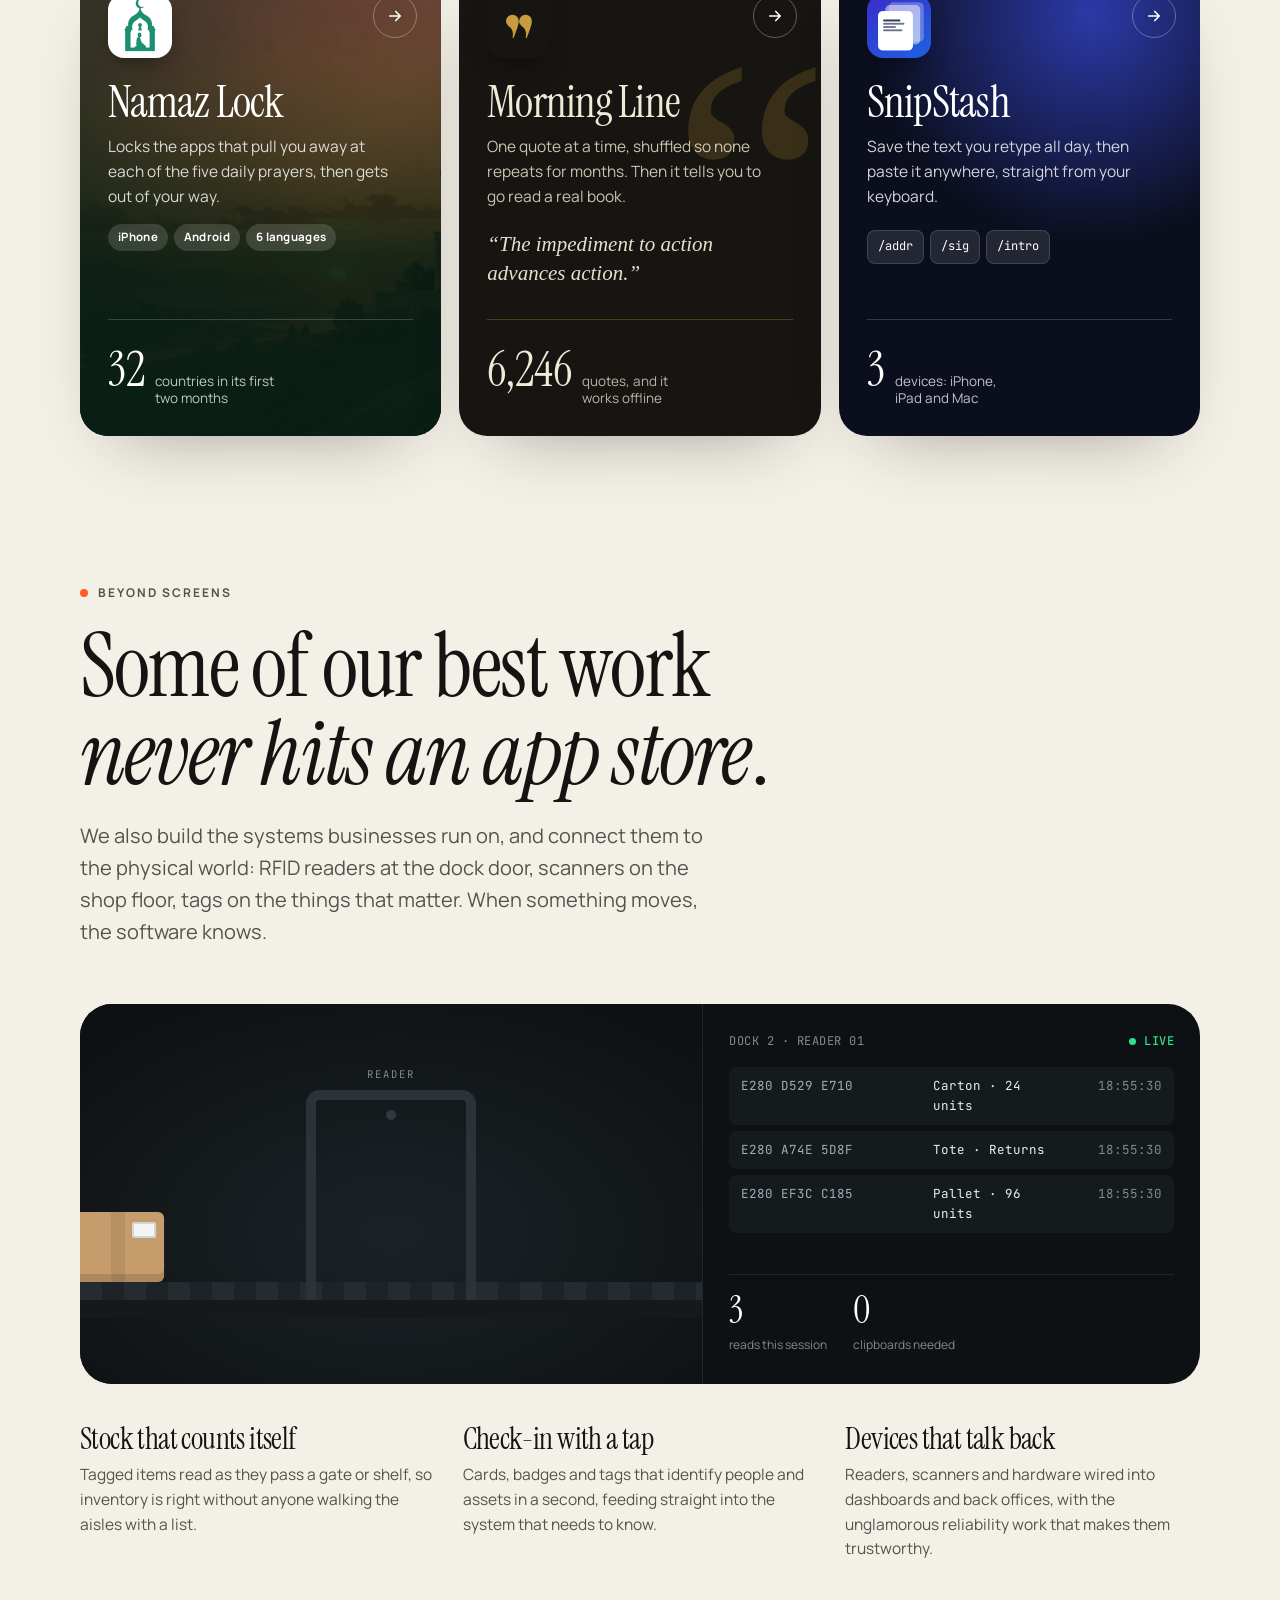
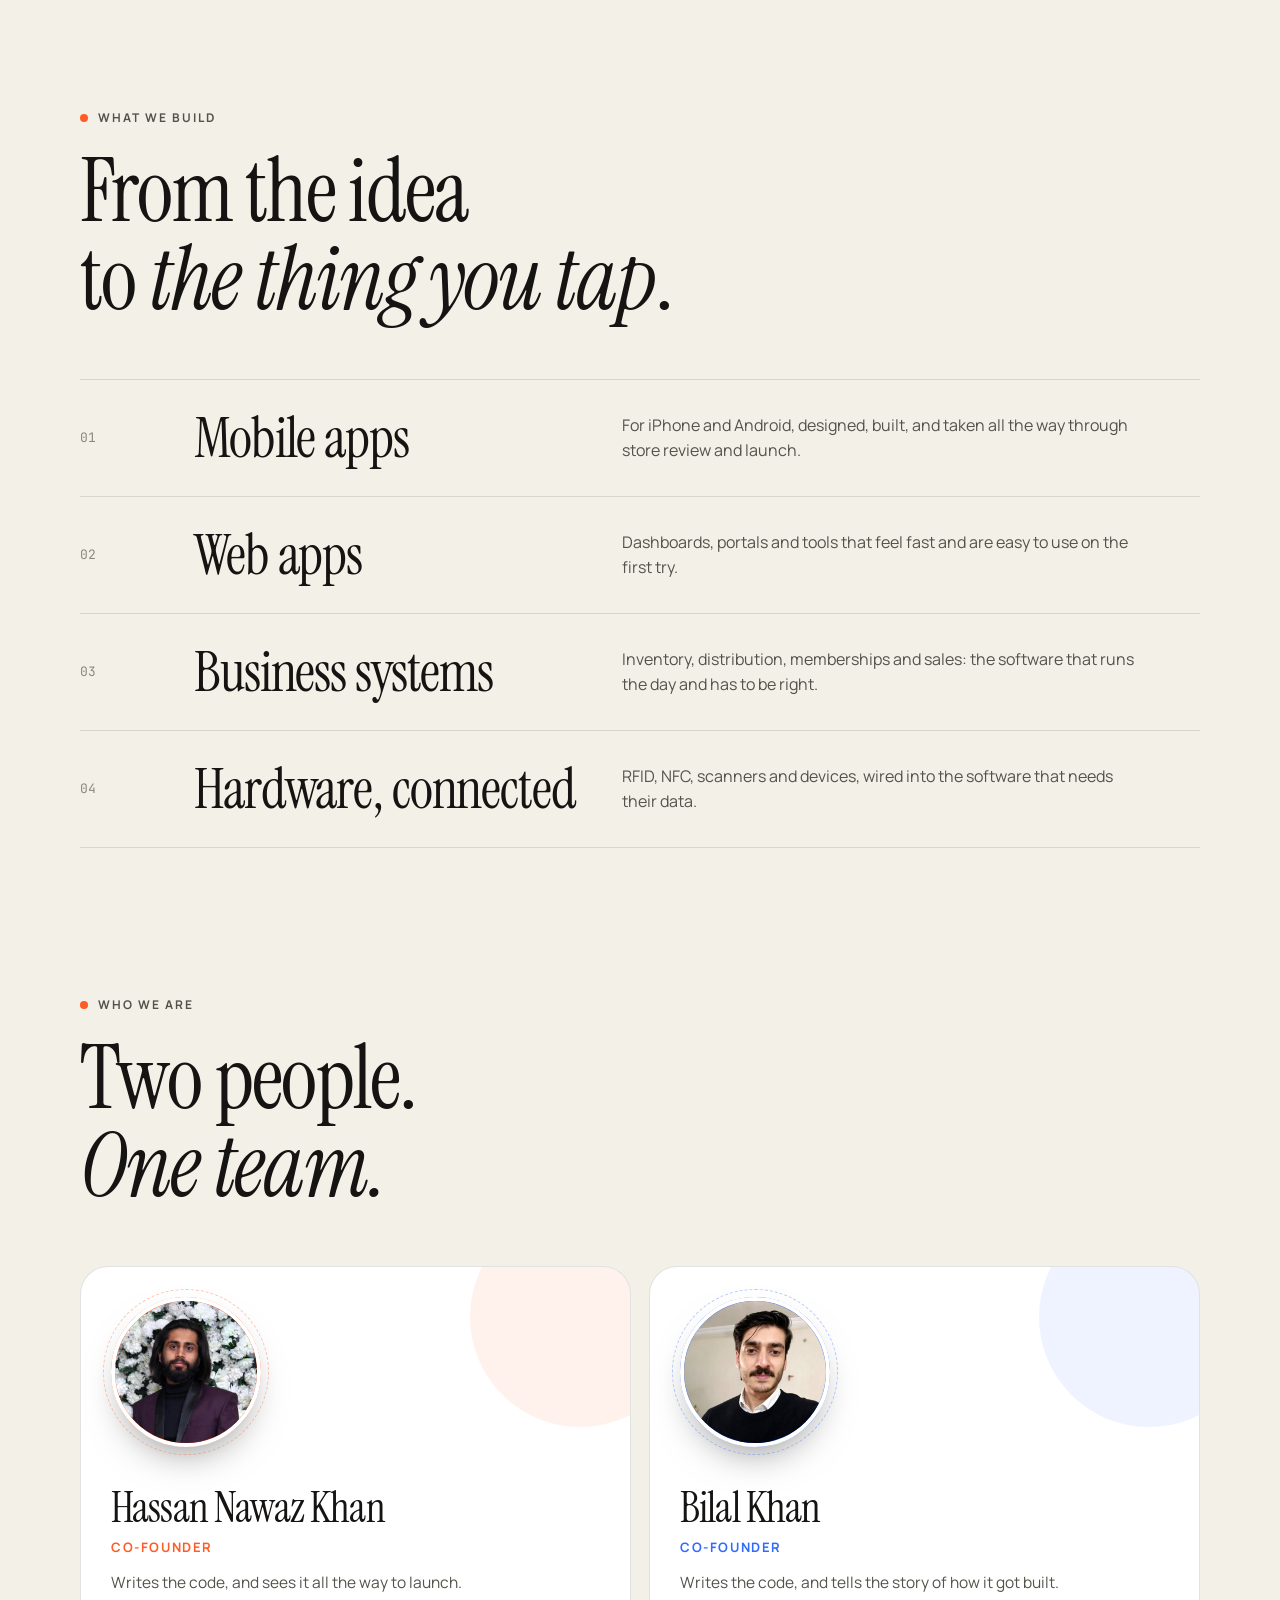
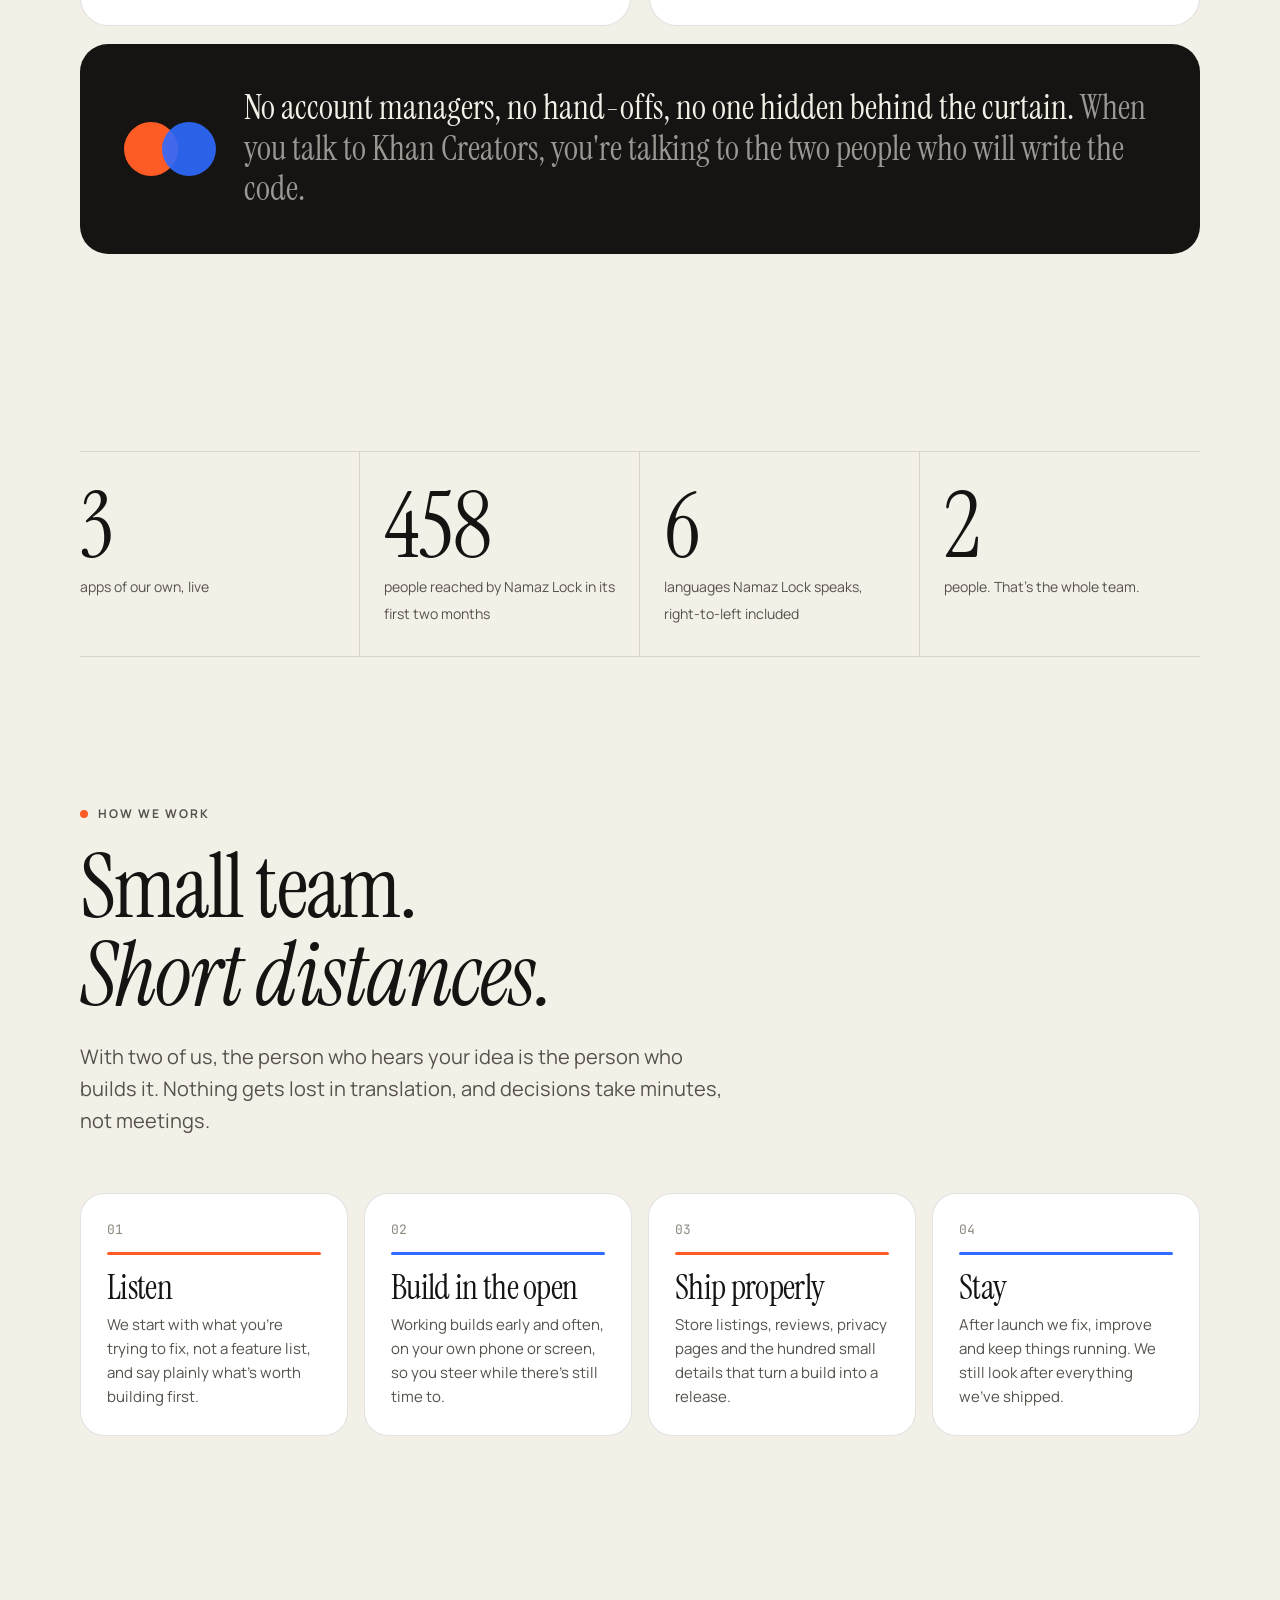
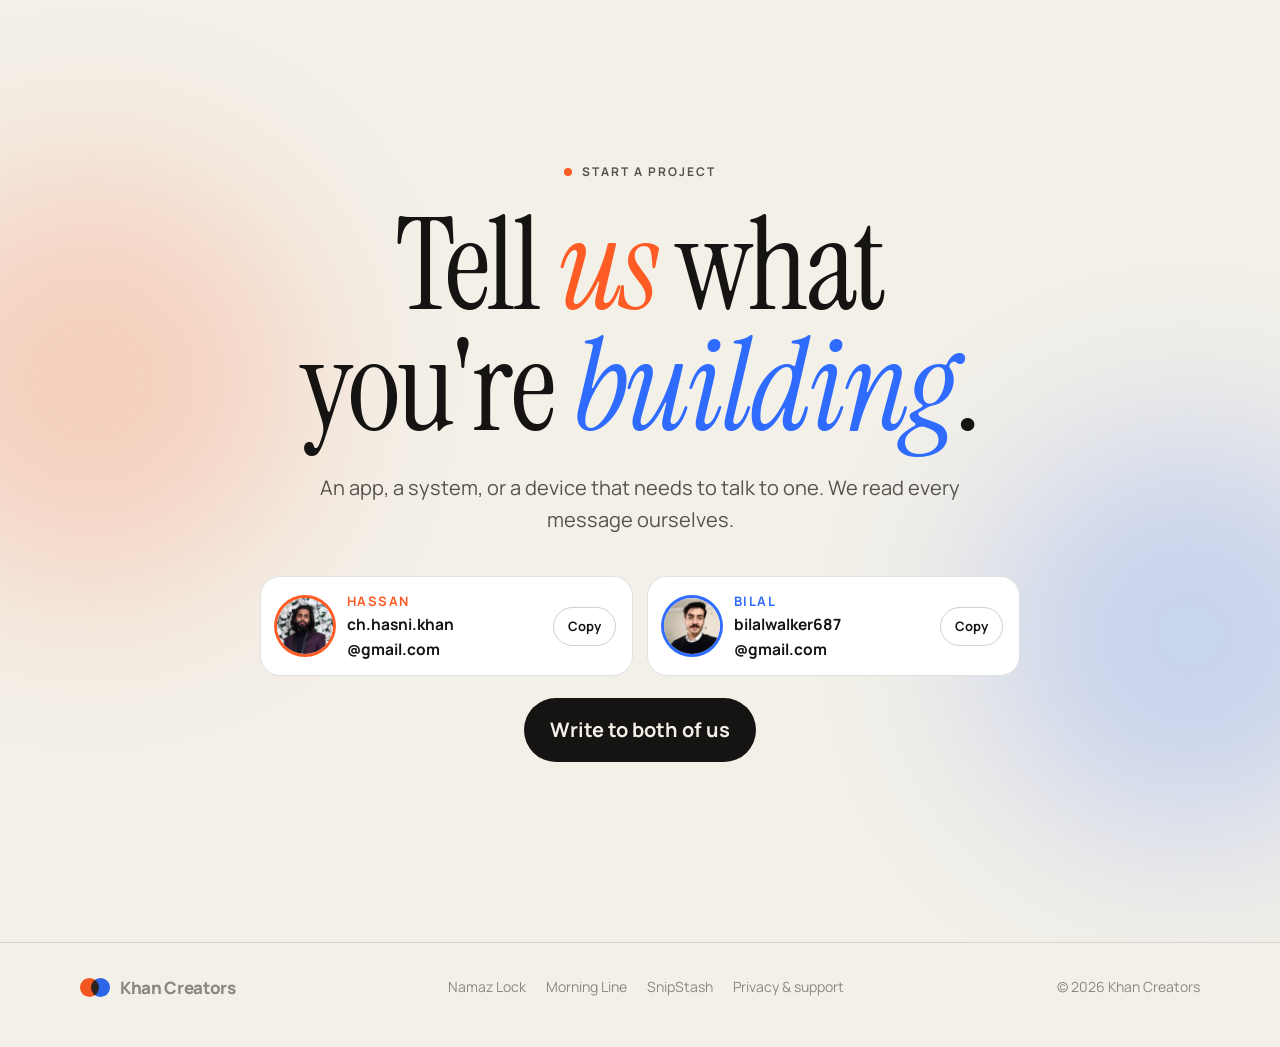
<file: apps/portfolio/index.html>
<!DOCTYPE html>
<html lang="en">
<head>
<meta charset="utf-8">
<meta name="viewport" content="width=device-width, initial-scale=1">
<title>Khan Creators: Two People, Every Layer</title>
<meta name="description" content="Khan Creators is a two-person studio. We design, build and ship mobile apps, web apps, and the systems that connect software to real-world hardware.">
<link rel="canonical" href="https://khancreators.netlify.app/apps/portfolio/">
<meta property="og:title" content="Khan Creators: two people, every layer">
<meta property="og:description" content="Mobile apps, web apps, and the systems that connect software to the real world. Built by two co-founders.">
<meta property="og:type" content="website">
<meta property="og:url" content="https://khancreators.netlify.app/apps/portfolio/">
<meta name="theme-color" content="#F3F0E8">
<link rel="preconnect" href="https://fonts.googleapis.com">
<link rel="preconnect" href="https://fonts.gstatic.com" crossorigin>
<link href="https://fonts.googleapis.com/css2?family=Instrument+Serif:ital@0;1&family=Manrope:wght@400;500;600;700;800&family=JetBrains+Mono:wght@400;500&display=swap" rel="stylesheet">
<style>
:root{
  --bg:#F3F0E8; --bg-2:#FBFAF6; --ink:#151412; --ink-2:#55524B; --ink-3:#8C887E;
  --line:rgba(21,20,18,.12); --line-2:rgba(21,20,18,.2);
  --h:#FF5B24; --b:#2F6BFF; --ok:#1C9A5A;
  --card:#FFFFFF; --shadow:0 30px 70px -40px rgba(30,25,15,.45);
  --serif:"Instrument Serif",Georgia,serif; --sans:"Manrope",-apple-system,system-ui,sans-serif; --mono:"JetBrains Mono",ui-monospace,Menlo,monospace;
}
@media (prefers-color-scheme: dark){
  :root:not([data-theme="light"]){
    --bg:#111110; --bg-2:#181816; --ink:#F2EFE8; --ink-2:#AEA99E; --ink-3:#7A766C;
    --line:rgba(242,239,232,.1); --line-2:rgba(242,239,232,.18); --card:#1C1C1A; --shadow:0 30px 70px -40px rgba(0,0,0,.9);
  }
}
:root[data-theme="dark"]{
  --bg:#111110; --bg-2:#181816; --ink:#F2EFE8; --ink-2:#AEA99E; --ink-3:#7A766C;
  --line:rgba(242,239,232,.1); --line-2:rgba(242,239,232,.18); --card:#1C1C1A; --shadow:0 30px 70px -40px rgba(0,0,0,.9);
}
*{box-sizing:border-box}
html{scroll-behavior:smooth;-webkit-text-size-adjust:100%;overflow-x:clip}
body{margin:0;background:var(--bg);color:var(--ink);font-family:var(--sans);font-size:17px;line-height:1.6;-webkit-font-smoothing:antialiased;transition:background .4s,color .4s}
a{color:inherit;text-decoration:none}
button{font:inherit;color:inherit;background:none;border:0;cursor:pointer;padding:0}
img{display:block;max-width:100%}
:focus-visible{outline:2px solid var(--h);outline-offset:3px;border-radius:6px}
.wrap{width:100%;max-width:1160px;margin:0 auto;padding:0 20px}
.sec{padding:clamp(80px,11vw,150px) 0;position:relative}
h1,h2,h3{margin:0;font-weight:400;letter-spacing:-.02em;line-height:1}
h2{font-family:var(--serif);font-size:clamp(44px,7vw,88px)}
h2 em,h1 em{font-style:italic}
.kick{display:inline-flex;align-items:center;gap:10px;font-size:12px;letter-spacing:2px;text-transform:uppercase;font-weight:700;color:var(--ink-2)}
.kick i{width:8px;height:8px;border-radius:50%;background:var(--h)}
.lede{font-size:clamp(17px,1.9vw,20px);color:var(--ink-2);max-width:54ch;margin:22px 0 0}

/* ---------- nav ---------- */
nav.top{position:sticky;top:0;z-index:50;background:color-mix(in srgb,var(--bg) 85%,transparent);backdrop-filter:blur(14px);-webkit-backdrop-filter:blur(14px);border-bottom:1px solid transparent;transition:border-color .3s}
nav.top.stuck{border-bottom-color:var(--line)}
.nav{display:flex;align-items:center;gap:8px;height:66px}
.logo{display:flex;align-items:center;gap:10px;font-weight:800;font-size:17px;letter-spacing:-.02em;white-space:nowrap}
.logo .mk{position:relative;width:30px;height:30px}
.logo .mk i{position:absolute;width:19px;height:19px;border-radius:50%;mix-blend-mode:multiply}
.logo .mk i:first-child{left:0;top:5px;background:var(--h)}
.logo .mk i:last-child{right:0;top:5px;background:var(--b)}
:root[data-theme="dark"] .logo .mk i{mix-blend-mode:screen}
@media (prefers-color-scheme: dark){:root:not([data-theme="light"]) .logo .mk i{mix-blend-mode:screen}}
.nav .sp{flex:1}
.nav a.l{font-size:14.5px;font-weight:600;color:var(--ink-2);padding:8px 12px;border-radius:8px}
.nav a.l:hover{color:var(--ink)}
@media(max-width:820px){.nav a.l{display:none}}
@media(max-width:420px){.nav .pill{padding:9px 14px;font-size:13.5px;white-space:nowrap}.logo{font-size:16px}}
.pill{display:inline-flex;align-items:center;gap:8px;background:var(--ink);color:var(--bg);font-weight:700;font-size:14.5px;padding:11px 20px;border-radius:999px;transition:transform .2s}
.pill:hover{transform:translateY(-2px)}
.pill.ghost{background:transparent;color:var(--ink);border:1.5px solid var(--line-2)}
.tbtn{width:40px;height:40px;border-radius:50%;border:1.5px solid var(--line-2);display:grid;place-items:center}
.tbtn svg{width:17px;height:17px;fill:none;stroke:var(--ink);stroke-width:2;stroke-linecap:round;stroke-linejoin:round}

/* ---------- hero: two cursors, one headline ---------- */
.hero{padding:clamp(50px,8vw,110px) 0 clamp(60px,8vw,110px);position:relative;overflow:hidden}
.hero h1{font-family:var(--serif);font-size:clamp(56px,11.5vw,168px);line-height:.92;position:relative}
.hero h1 .ln{display:block;min-height:.95em;white-space:nowrap}
.hero h1 .ln.h em{color:var(--h)}
.hero h1 .ln.b em{color:var(--b)}
.caret{display:inline-block;width:.06em;height:.8em;margin-left:.04em;vertical-align:-.04em;border-radius:2px;animation:blink 1s steps(1) infinite}
@keyframes blink{50%{opacity:0}}
.cur{position:absolute;left:0;top:0;z-index:5;pointer-events:none;transition:transform .9s cubic-bezier(.3,.8,.25,1);will-change:transform}
.cur svg{width:22px;height:22px;display:block;filter:drop-shadow(0 3px 4px rgba(0,0,0,.2))}
.cur span{position:absolute;left:16px;top:18px;font-family:var(--sans);font-size:12.5px;font-weight:700;color:#fff;padding:3px 9px;border-radius:6px 999px 999px 999px;white-space:nowrap}
.cur.h svg path{fill:var(--h)}.cur.h span{background:var(--h)}
.cur.b svg path{fill:var(--b)}.cur.b span{background:var(--b)}
.hero-foot{display:grid;grid-template-columns:1.2fr 1fr;gap:40px;align-items:end;margin-top:clamp(36px,5vw,60px)}
@media(max-width:820px){.hero-foot{grid-template-columns:1fr}}
.hero-foot .lede{margin:0}
.hero-cta{display:flex;gap:12px;flex-wrap:wrap;justify-content:flex-end}
@media(max-width:820px){.hero-cta{justify-content:flex-start}}
@media(max-width:560px){.hero h1 .ln{white-space:normal}}

/* ---------- ticker ---------- */
.ticker{border-top:1px solid var(--line);border-bottom:1px solid var(--line);overflow:hidden;padding:18px 0;background:var(--bg-2)}
.ticker .t{display:flex;gap:40px;width:max-content;animation:tk 40s linear infinite;font-family:var(--serif);font-size:clamp(26px,3vw,36px);white-space:nowrap}
.ticker .t span{display:flex;align-items:center;gap:40px}
.ticker .t span::after{content:"";width:10px;height:10px;border-radius:50%;background:var(--h)}
.ticker .t span:nth-child(even)::after{background:var(--b)}
@keyframes tk{to{transform:translateX(-50%)}}

/* ---------- shipped ---------- */
.apps{display:grid;grid-template-columns:repeat(3,1fr);gap:18px;margin-top:56px}
@media(max-width:960px){.apps{grid-template-columns:1fr}}
.app{position:relative;border-radius:28px;overflow:hidden;min-height:470px;display:flex;flex-direction:column;padding:28px;color:#fff;isolation:isolate;transition:transform .5s cubic-bezier(.2,.8,.2,1),box-shadow .5s;box-shadow:var(--shadow)}
.app:hover{transform:translateY(-8px)}
.app .ic{width:64px;height:64px;border-radius:16px;box-shadow:0 10px 24px -10px rgba(0,0,0,.6)}
.app h3{font-family:var(--serif);font-size:44px;margin-top:22px}
.app p{margin:10px 0 0;font-size:15.5px;opacity:.82;max-width:32ch}
.app .stat{margin-top:auto;padding-top:26px;display:flex;align-items:baseline;gap:10px;border-top:1px solid rgba(255,255,255,.18)}
.app .stat b{font-family:var(--serif);font-size:48px;font-weight:400;line-height:1}
.app .stat small{font-size:13.5px;opacity:.75;line-height:1.3}
.app .go{position:absolute;right:24px;top:28px;width:44px;height:44px;border-radius:50%;border:1.5px solid rgba(255,255,255,.3);display:grid;place-items:center;transition:background .3s,transform .4s}
.app:hover .go{background:#fff;transform:rotate(-45deg)}
.app .go svg{width:18px;height:18px;stroke:#fff;fill:none;stroke-width:2.2;stroke-linecap:round;stroke-linejoin:round}
.app:hover .go svg{stroke:#111}
.app .where{display:flex;gap:6px;flex-wrap:wrap;margin-top:16px}
.app .where span{font-size:11.5px;font-weight:700;letter-spacing:.3px;padding:4px 10px;border-radius:999px;background:rgba(255,255,255,.14)}
.app.nl{background:#0F3D28}
.app.nl::before{content:"";position:absolute;inset:0;z-index:-1;background:linear-gradient(180deg,rgba(8,30,20,.25),rgba(8,30,20,.92) 62%),url(../NamazLock/images/scene-maghrib.jpg) center 30%/cover}
.app.ml{background:#161511;color:#F2EAD8}
.app.ml::before{content:"“";position:absolute;right:-10px;top:40px;z-index:-1;font-family:Georgia,serif;font-size:360px;line-height:1;color:#C89B3C;opacity:.2}
.app.ml .quote{font-family:Georgia,serif;font-style:italic;font-size:21px;line-height:1.35;margin-top:22px;color:#F2EAD8;opacity:.95}
.app.ml .stat{border-color:rgba(200,155,60,.3)}
.app.ss{background:radial-gradient(90% 70% at 70% 10%,#2b3aa8 0%,#0B0E1C 70%)}
.app.ss .keys{display:flex;gap:6px;margin-top:22px}
.app.ss .keys i{font-style:normal;font-family:var(--mono);font-size:12px;padding:6px 10px;border-radius:8px;background:rgba(255,255,255,.1);border:1px solid rgba(255,255,255,.14);animation:kp 3.6s ease-in-out infinite}
.app.ss .keys i:nth-child(2){animation-delay:.3s}.app.ss .keys i:nth-child(3){animation-delay:.6s}
@keyframes kp{0%,70%,100%{background:rgba(255,255,255,.1)}75%{background:#5870F5}}

/* ---------- floor (RFID, generic) ---------- */
.floor{background:#0E1113;color:#E9EEF0;border-radius:32px;overflow:hidden;margin-top:56px;display:grid;grid-template-columns:1.25fr 1fr}
@media(max-width:960px){.floor{grid-template-columns:1fr}}
.belt-wrap{position:relative;min-height:380px;overflow:hidden;background:radial-gradient(70% 70% at 50% 60%,#1b2226,#0E1113)}
.belt{position:absolute;left:0;right:0;bottom:84px;height:18px;background:repeating-linear-gradient(90deg,#252c30 0 22px,#1d2327 22px 44px);animation:belt 1.2s linear infinite}
@keyframes belt{to{background-position:44px 0}}
.belt-wrap::after{content:"";position:absolute;left:0;right:0;bottom:66px;height:18px;background:#15191c}
.gate{position:absolute;left:50%;bottom:84px;translate:-50% 0;width:170px;height:210px;border:10px solid #2b3338;border-bottom:0;border-radius:14px 14px 0 0;z-index:3}
.gate::before{content:"READER";position:absolute;top:-34px;left:50%;translate:-50% 0;font-family:var(--mono);font-size:10.5px;letter-spacing:2px;color:#7f8b91}
.gate .led{position:absolute;top:10px;left:50%;translate:-50% 0;width:10px;height:10px;border-radius:50%;background:#2f3a3f;transition:background .15s, box-shadow .15s}
.gate.hit .led{background:#2BE38A;box-shadow:0 0 18px 4px rgba(43,227,138,.6)}
.wave{position:absolute;left:50%;top:40%;width:20px;height:20px;border-radius:50%;border:2px solid rgba(43,227,138,.7);translate:-50% -50%;opacity:0;z-index:2}
.gate.hit .wave{animation:wave .8s ease-out}
.gate.hit .wave.w2{animation-delay:.15s}
@keyframes wave{0%{opacity:.9;width:20px;height:20px}100%{opacity:0;width:240px;height:240px}}
.box{position:absolute;bottom:102px;left:-120px;width:92px;height:70px;border-radius:6px;background:#C69C6D;box-shadow:inset 0 -8px 0 rgba(0,0,0,.12);z-index:4}
.box::before{content:"";position:absolute;left:50%;top:0;bottom:0;width:14px;translate:-50% 0;background:rgba(0,0,0,.08)}
.box i{position:absolute;right:8px;top:10px;width:24px;height:16px;border-radius:3px;background:#f4f4f0;box-shadow:inset 0 0 0 2px #cfd6d8}
.box.tote{background:#3B6FD8;height:56px}
.box.pallet{background:#8a6a45;height:84px;width:110px}
.box.asset{background:#5C6770;height:62px;width:80px;border-radius:10px}
.log{padding:28px 26px;display:flex;flex-direction:column;border-left:1px solid #20272b;min-height:380px}
@media(max-width:960px){.log{border-left:0;border-top:1px solid #20272b}}
.log .hd{display:flex;justify-content:space-between;align-items:center;font-family:var(--mono);font-size:12px;color:#7f8b91;letter-spacing:.5px}
.log .hd b{color:#2BE38A;font-weight:500;display:flex;align-items:center;gap:8px}
.log .hd b::before{content:"";width:7px;height:7px;border-radius:50%;background:#2BE38A;animation:blink 1.4s steps(1) infinite}
.rows{margin-top:16px;display:flex;flex-direction:column;gap:6px;font-family:var(--mono);font-size:12.5px;flex:1;overflow:hidden}
.row{display:grid;grid-template-columns:1.5fr 1fr .8fr;gap:10px;padding:9px 12px;border-radius:8px;background:#151a1d;animation:rowin .5s cubic-bezier(.2,.8,.2,1)}
.row span:nth-child(1){color:#9fb0b7}.row span:nth-child(3){color:#7f8b91;text-align:right}
.row.new{background:#15291f}
@keyframes rowin{from{opacity:0;transform:translateY(-10px)}}
.log .tot{display:flex;gap:26px;margin-top:16px;padding-top:16px;border-top:1px solid #20272b}
.log .tot div b{display:block;font-family:var(--serif);font-size:38px;font-weight:400;line-height:1;color:#fff}
.log .tot div small{font-size:12px;color:#7f8b91}
.floor-pts{display:grid;grid-template-columns:repeat(3,1fr);gap:28px;margin-top:40px}
@media(max-width:860px){.floor-pts{grid-template-columns:1fr}}
.floor-pts h3{font-family:var(--serif);font-size:30px}
.floor-pts p{margin:8px 0 0;color:var(--ink-2);font-size:15.5px}

/* ---------- what we build ---------- */
.build{margin-top:56px;border-top:1px solid var(--line)}
.bl{display:grid;grid-template-columns:90px 1.1fr 1.4fr 40px;gap:24px;align-items:center;padding:30px 0;border-bottom:1px solid var(--line);position:relative;cursor:default}
@media(max-width:760px){.bl{grid-template-columns:50px 1fr;gap:6px 14px}.bl p{grid-column:2}.bl .ar{display:none}}
.bl .n{font-family:var(--mono);font-size:13px;color:var(--ink-3)}
.bl h3{font-family:var(--serif);font-size:clamp(34px,4.6vw,56px);transition:transform .5s cubic-bezier(.2,.8,.2,1),color .3s}
.bl p{margin:0;color:var(--ink-2);font-size:16px}
.bl .ar{width:36px;height:36px;border-radius:50%;background:var(--ink);opacity:0;transform:scale(.6);transition:.4s;display:grid;place-items:center}
.bl .ar svg{width:16px;height:16px;stroke:var(--bg);fill:none;stroke-width:2.4;stroke-linecap:round}
.bl:hover h3{transform:translateX(14px);color:var(--h)}
.bl:nth-child(even):hover h3{color:var(--b)}
.bl:hover .ar{opacity:1;transform:none}

/* ---------- us ---------- */
.us{display:grid;grid-template-columns:1fr 1fr;gap:18px;margin-top:56px}
@media(max-width:760px){.us{grid-template-columns:1fr}}
.pp{position:relative;background:var(--card);border:1px solid var(--line);border-radius:28px;padding:30px;min-height:320px;display:flex;flex-direction:column;overflow:hidden}
.pp .mono{width:150px;height:150px;border-radius:50%;display:grid;place-items:center;font-family:var(--serif);font-size:54px;color:#fff;position:relative}
.pp .mono img{width:100%;height:100%;border-radius:50%;object-fit:cover;border:4px solid var(--card);box-shadow:0 18px 40px -18px rgba(0,0,0,.55);transition:transform .6s cubic-bezier(.2,.8,.2,1)}
.pp:hover .mono img{transform:scale(1.04) rotate(-2deg)}
.pp.h .mono{background:var(--h)}.pp.b .mono{background:var(--b)}
.pp .mono::after{content:"";position:absolute;inset:-8px;border-radius:50%;border:1.5px dashed currentColor;opacity:.35;animation:spin 18s linear infinite}
.pp.h .mono::after{color:var(--h)}.pp.b .mono::after{color:var(--b)}
@keyframes spin{to{transform:rotate(360deg)}}
.pp h3{font-family:var(--serif);font-size:42px;margin-top:auto;padding-top:40px}
.pp .role{font-size:13px;letter-spacing:1.6px;text-transform:uppercase;font-weight:700;margin-top:8px}
.pp.h .role{color:var(--h)}.pp.b .role{color:var(--b)}
.pp .say{margin:12px 0 0;color:var(--ink-2);font-size:15.5px}
.pp .blob{position:absolute;right:-60px;top:-60px;width:220px;height:220px;border-radius:50%;opacity:.08}
.pp.h .blob{background:var(--h)}.pp.b .blob{background:var(--b)}
.promise{margin-top:18px;background:var(--ink);color:var(--bg);border-radius:28px;padding:clamp(28px,4vw,44px);display:grid;grid-template-columns:auto 1fr;gap:28px;align-items:center}
@media(max-width:760px){.promise{grid-template-columns:1fr}}
.promise .dots{display:flex}
.promise .dots i{width:54px;height:54px;border-radius:50%}
.promise .dots i:first-child{background:var(--h)}
.promise .dots i:last-child{background:var(--b);margin-left:-16px;opacity:.9}
.promise p{margin:0;font-family:var(--serif);font-size:clamp(24px,3vw,34px);line-height:1.2}
.promise p span{opacity:.6}

/* ---------- numbers ---------- */
.nums{display:grid;grid-template-columns:repeat(4,1fr);border-top:1px solid var(--line);border-bottom:1px solid var(--line);margin-top:56px}
@media(max-width:760px){.nums{grid-template-columns:repeat(2,1fr)}}
.nums div{padding:30px 20px 30px 24px;border-right:1px solid var(--line)}
.nums div:first-child{padding-left:0}
.nums div:last-child{border-right:0}
@media(max-width:760px){.nums div:nth-child(2){border-right:0}.nums div:nth-child(-n+2){border-bottom:1px solid var(--line)}.nums div{padding-left:16px}}
.nums b{display:block;font-family:var(--serif);font-weight:400;font-size:clamp(54px,7vw,92px);line-height:1}
.nums small{font-size:14px;color:var(--ink-2)}

/* ---------- process ---------- */
.steps{display:grid;grid-template-columns:repeat(4,1fr);gap:16px;margin-top:56px;counter-reset:st}
@media(max-width:960px){.steps{grid-template-columns:repeat(2,1fr)}}
@media(max-width:560px){.steps{grid-template-columns:1fr}}
.st{background:var(--card);border:1px solid var(--line);border-radius:24px;padding:26px;position:relative;min-height:240px;display:flex;flex-direction:column}
.st::before{counter-increment:st;content:"0" counter(st);font-family:var(--mono);font-size:13px;color:var(--ink-3)}
.st h3{font-family:var(--serif);font-size:34px;margin-top:auto;padding-top:30px}
.st p{margin:8px 0 0;color:var(--ink-2);font-size:15px}
.st .bar{position:absolute;left:26px;right:26px;top:58px;height:3px;border-radius:3px;background:var(--line);overflow:hidden}
.st .bar i{display:block;height:100%;width:0;background:var(--h);transition:width 1.2s cubic-bezier(.2,.8,.2,1)}
.st:nth-child(even) .bar i{background:var(--b)}
.steps.in .st .bar i{width:100%}
.steps.in .st:nth-child(2) .bar i{transition-delay:.3s}.steps.in .st:nth-child(3) .bar i{transition-delay:.6s}.steps.in .st:nth-child(4) .bar i{transition-delay:.9s}

/* ---------- contact ---------- */
.contact{text-align:center;padding:clamp(100px,14vw,190px) 0;position:relative;overflow:hidden}
.contact h2{font-size:clamp(54px,10vw,140px);line-height:.95}
.contact h2 em:first-child{color:var(--h)}
.contact h2 em:last-child{color:var(--b)}
.mail{display:inline-flex;align-items:center;gap:14px;margin-top:40px;font-size:clamp(18px,2.6vw,28px);font-weight:700;padding:18px 28px;border-radius:999px;background:var(--ink);color:var(--bg);transition:transform .2s}
.mail:hover{transform:translateY(-3px)}
.mails{display:grid;grid-template-columns:minmax(0,1fr) minmax(0,1fr);gap:14px;max-width:760px;margin:40px auto 0;text-align:left}
@media(max-width:680px){.mails{grid-template-columns:minmax(0,1fr)}}
.who{min-width:0;display:flex;align-items:center;gap:14px;background:var(--card);border:1px solid var(--line);border-radius:20px;padding:14px 16px}
.who img{width:56px;height:56px;border-radius:50%;object-fit:cover;flex:none;box-shadow:0 0 0 3px var(--h)}
.who.b img{box-shadow:0 0 0 3px var(--b)}
.who div{min-width:0;flex:1}
.who b{display:block;font-size:13px;letter-spacing:1.4px;text-transform:uppercase}
.who.h b{color:var(--h)}.who.b b{color:var(--b)}
.who a{display:block;font-weight:700;font-size:15.5px;overflow:hidden;text-overflow:ellipsis;white-space:nowrap}
.who a:hover{text-decoration:underline;text-underline-offset:3px}
.cp{flex:none;font-size:13px;font-weight:700;padding:8px 14px;border-radius:999px;border:1.5px solid var(--line-2);transition:background .2s}
.cp:hover{background:var(--bg)}
.contact .mail{margin-top:22px;font-size:clamp(16px,2vw,20px);padding:16px 26px}
@media(max-width:680px){.who a{white-space:normal;overflow-wrap:break-word;text-overflow:clip;font-size:14.5px}}
.orb{position:absolute;width:420px;height:420px;border-radius:50%;filter:blur(90px);opacity:.22;z-index:-1}
.orb.h{background:var(--h);left:-120px;top:20%}
.orb.b{background:var(--b);right:-120px;bottom:10%}
footer{border-top:1px solid var(--line);padding:30px 0 44px;font-size:14px;color:var(--ink-3)}
footer .wrap{display:flex;justify-content:space-between;gap:16px 30px;flex-wrap:wrap;align-items:center}
footer nav{display:flex;gap:20px;flex-wrap:wrap}
footer a:hover{color:var(--ink)}

.rv{opacity:0;transform:translateY(26px);transition:opacity .9s ease,transform 1s cubic-bezier(.2,.8,.2,1)}
.rv.in{opacity:1;transform:none}
@media(prefers-reduced-motion:reduce){.rv{opacity:1;transform:none;transition:none}*{animation:none!important;transition:none!important}.cur{display:none}}
</style>
</head>
<body>
<nav class="top" id="nav">
  <div class="wrap nav">
    <a class="logo" href="#"><span class="mk" aria-hidden="true"><i></i><i></i></span>Khan Creators</a>
    <span class="sp"></span>
    <a class="l" href="#work">Work</a>
    <a class="l" href="#floor">Beyond screens</a>
    <a class="l" href="#us">Us</a>
    <a class="l" href="#how">How we work</a>
    <button class="tbtn" id="tbtn" aria-label="Toggle dark mode"><svg viewBox="0 0 24 24"><path d="M21 12.8A9 9 0 1 1 11.2 3a7 7 0 0 0 9.8 9.8z"/></svg></button>
    <a class="pill" href="#contact">Say hello</a>
  </div>
</nav>

<main>
<!-- HERO -->
<header class="hero">
  <div class="wrap" style="position:relative">
    <div class="kick"><i></i>A two-person studio</div>
    <h1 id="hl" aria-label="Two of us. Every layer. Screen to sensor." style="margin-top:28px">
      <span class="ln h" data-by="h" data-text="Two of us."></span>
      <span class="ln b" data-by="b" data-text="Every layer."></span>
      <span class="ln h" data-by="h" data-text="Screen to *sensor*."></span>
    </h1>
    <div class="cur h" id="curH" aria-hidden="true"><svg viewBox="0 0 24 24"><path d="M3 2l17 9.5-7.4 1.6L9.2 21z"/></svg><span>Hassan</span></div>
    <div class="cur b" id="curB" aria-hidden="true"><svg viewBox="0 0 24 24"><path d="M3 2l17 9.5-7.4 1.6L9.2 21z"/></svg><span>Bilal</span></div>
    <div class="hero-foot">
      <p class="lede">Khan Creators is two co-founders who design, build and ship software together: apps in the App Store and on Google Play, web apps, and systems that connect software to readers, scanners and devices in the real world.</p>
      <div class="hero-cta">
        <a class="pill" href="#work">See what we've shipped</a>
        <a class="pill ghost" href="#contact">Start a project</a>
      </div>
    </div>
  </div>
</header>

<div class="ticker" aria-hidden="true"><div class="t" id="tick"></div></div>

<!-- WORK -->
<section class="sec" id="work">
  <div class="wrap">
    <div class="rv">
      <div class="kick"><i></i>Shipped, and in people's pockets</div>
      <h2 style="margin-top:18px">Our own apps,<br><em>live right now</em>.</h2>
      <p class="lede">We build products for ourselves too. Each one went from a first commit to real store listings, real reviews and real people, with the two of us doing every part of it.</p>
    </div>
    <div class="apps">
      <a class="app nl rv" href="../NamazLock/">
        <img class="ic" src="../NamazLock/images/icon.png" alt="" width="64" height="64">
        <span class="go"><svg viewBox="0 0 24 24"><path d="M5 12h14M13 6l6 6-6 6"/></svg></span>
        <h3>Namaz Lock</h3>
        <p>Locks the apps that pull you away at each of the five daily prayers, then gets out of your way.</p>
        <div class="where"><span>iPhone</span><span>Android</span><span>6 languages</span></div>
        <div class="stat"><b>32</b><small>countries in its first<br>two months</small></div>
      </a>
      <a class="app ml rv" href="../morning-line/">
        <img class="ic" src="../morning-line/images/icon.png" alt="" width="64" height="64">
        <span class="go"><svg viewBox="0 0 24 24"><path d="M5 12h14M13 6l6 6-6 6"/></svg></span>
        <h3>Morning Line</h3>
        <p>One quote at a time, shuffled so none repeats for months. Then it tells you to go read a real book.</p>
        <div class="quote">“The impediment to action advances action.”</div>
        <div class="stat"><b>6,246</b><small>quotes, and it<br>works offline</small></div>
      </a>
      <a class="app ss rv" href="../snipstash/">
        <img class="ic" src="../snipstash/images/icon.png" alt="" width="64" height="64">
        <span class="go"><svg viewBox="0 0 24 24"><path d="M5 12h14M13 6l6 6-6 6"/></svg></span>
        <h3>SnipStash</h3>
        <p>Save the text you retype all day, then paste it anywhere, straight from your keyboard.</p>
        <div class="keys"><i>/addr</i><i>/sig</i><i>/intro</i></div>
        <div class="stat"><b>3</b><small>devices: iPhone,<br>iPad and Mac</small></div>
      </a>
    </div>
  </div>
</section>

<!-- FLOOR -->
<section class="sec" id="floor" style="padding-top:0">
  <div class="wrap">
    <div class="rv">
      <div class="kick"><i></i>Beyond screens</div>
      <h2 style="margin-top:18px">Some of our best work<br><em>never hits an app store</em>.</h2>
      <p class="lede">We also build the systems businesses run on, and connect them to the physical world: RFID readers at the dock door, scanners on the shop floor, tags on the things that matter. When something moves, the software knows.</p>
    </div>
    <div class="floor rv">
      <div class="belt-wrap" id="beltWrap" aria-hidden="true">
        <div class="gate" id="gate"><span class="led"></span><span class="wave"></span><span class="wave w2"></span></div>
        <div class="belt"></div>
      </div>
      <div class="log" aria-label="Simulated live reads from an RFID reader">
        <div class="hd"><span>DOCK 2 · READER 01</span><b>LIVE</b></div>
        <div class="rows" id="rows"></div>
        <div class="tot"><div><b id="rc">0</b><small>reads this session</small></div><div><b>0</b><small>clipboards needed</small></div></div>
      </div>
    </div>
    <div class="floor-pts">
      <div class="rv"><h3>Stock that counts itself</h3><p>Tagged items read as they pass a gate or shelf, so inventory is right without anyone walking the aisles with a list.</p></div>
      <div class="rv"><h3>Check-in with a tap</h3><p>Cards, badges and tags that identify people and assets in a second, feeding straight into the system that needs to know.</p></div>
      <div class="rv"><h3>Devices that talk back</h3><p>Readers, scanners and hardware wired into dashboards and back offices, with the unglamorous reliability work that makes them trustworthy.</p></div>
    </div>
  </div>
</section>

<!-- WHAT WE BUILD -->
<section class="sec" style="padding-top:0">
  <div class="wrap">
    <div class="rv">
      <div class="kick"><i></i>What we build</div>
      <h2 style="margin-top:18px">From the idea<br>to <em>the thing you tap</em>.</h2>
    </div>
    <div class="build rv">
      <div class="bl"><span class="n">01</span><h3>Mobile apps</h3><p>For iPhone and Android, designed, built, and taken all the way through store review and launch.</p><span class="ar"><svg viewBox="0 0 24 24"><path d="M5 12h14M13 6l6 6-6 6"/></svg></span></div>
      <div class="bl"><span class="n">02</span><h3>Web apps</h3><p>Dashboards, portals and tools that feel fast and are easy to use on the first try.</p><span class="ar"><svg viewBox="0 0 24 24"><path d="M5 12h14M13 6l6 6-6 6"/></svg></span></div>
      <div class="bl"><span class="n">03</span><h3>Business systems</h3><p>Inventory, distribution, memberships and sales: the software that runs the day and has to be right.</p><span class="ar"><svg viewBox="0 0 24 24"><path d="M5 12h14M13 6l6 6-6 6"/></svg></span></div>
      <div class="bl"><span class="n">04</span><h3>Hardware, connected</h3><p>RFID, NFC, scanners and devices, wired into the software that needs their data.</p><span class="ar"><svg viewBox="0 0 24 24"><path d="M5 12h14M13 6l6 6-6 6"/></svg></span></div>
    </div>
  </div>
</section>

<!-- US -->
<section class="sec" id="us" style="padding-top:0">
  <div class="wrap">
    <div class="rv">
      <div class="kick"><i></i>Who we are</div>
      <h2 style="margin-top:18px">Two people.<br><em>One team.</em></h2>
    </div>
    <div class="us">
      <div class="pp h rv"><span class="blob"></span><div class="mono"><img src="images/hassan.jpg" alt="Hassan Nawaz Khan" width="150" height="150" loading="lazy"></div><h3>Hassan Nawaz Khan</h3><div class="role">Co-founder</div><p class="say">Writes the code, and sees it all the way to launch.</p></div>
      <div class="pp b rv"><span class="blob"></span><div class="mono"><img src="images/bilal.jpg" alt="Bilal Khan" width="150" height="150" loading="lazy"></div><h3>Bilal Khan</h3><div class="role">Co-founder</div><p class="say">Writes the code, and tells the story of how it got built.</p></div>
    </div>
    <div class="promise rv">
      <div class="dots" aria-hidden="true"><i></i><i></i></div>
      <p>No account managers, no hand-offs, no one hidden behind the curtain. <span>When you talk to Khan Creators, you're talking to the two people who will write the code.</span></p>
    </div>
  </div>
</section>

<!-- NUMBERS -->
<section class="sec" style="padding-top:0">
  <div class="wrap">
    <div class="nums rv">
      <div><b data-n="3">0</b><small>apps of our own, live</small></div>
      <div><b data-n="470">0</b><small>people reached by Namaz Lock in its first two months</small></div>
      <div><b data-n="6">0</b><small>languages Namaz Lock speaks, right-to-left included</small></div>
      <div><b data-n="2">0</b><small>people. That's the whole team.</small></div>
    </div>
  </div>
</section>

<!-- HOW -->
<section class="sec" id="how" style="padding-top:0">
  <div class="wrap">
    <div class="rv">
      <div class="kick"><i></i>How we work</div>
      <h2 style="margin-top:18px">Small team.<br><em>Short distances.</em></h2>
      <p class="lede">With two of us, the person who hears your idea is the person who builds it. Nothing gets lost in translation, and decisions take minutes, not meetings.</p>
    </div>
    <div class="steps" id="steps">
      <div class="st"><span class="bar"><i></i></span><h3>Listen</h3><p>We start with what you're trying to fix, not a feature list, and say plainly what's worth building first.</p></div>
      <div class="st"><span class="bar"><i></i></span><h3>Build in the open</h3><p>Working builds early and often, on your own phone or screen, so you steer while there's still time to.</p></div>
      <div class="st"><span class="bar"><i></i></span><h3>Ship properly</h3><p>Store listings, reviews, privacy pages and the hundred small details that turn a build into a release.</p></div>
      <div class="st"><span class="bar"><i></i></span><h3>Stay</h3><p>After launch we fix, improve and keep things running. We still look after everything we've shipped.</p></div>
    </div>
  </div>
</section>

<!-- CONTACT -->
<section class="contact" id="contact">
  <span class="orb h"></span><span class="orb b"></span>
  <div class="wrap rv">
    <div class="kick"><i></i>Start a project</div>
    <h2 style="margin-top:22px">Tell <em>us</em> what<br>you're <em>building</em>.</h2>
    <p class="lede" style="margin:24px auto 0">An app, a system, or a device that needs to talk to one. We read every message ourselves.</p>
    <div class="mails">
      <div class="who h"><img src="images/hassan.jpg" alt="" width="56" height="56" loading="lazy"><div><b>Hassan</b><a href="mailto:ch.hasni.khan@gmail.com?subject=Hello%20Khan%20Creators">ch.hasni.khan<wbr>@gmail.com</a></div><button class="cp" data-mail="ch.hasni.khan@gmail.com" aria-label="Copy Hassan's email">Copy</button></div>
      <div class="who b"><img src="images/bilal.jpg" alt="" width="56" height="56" loading="lazy"><div><b>Bilal</b><a href="mailto:bilalwalker687@gmail.com?subject=Hello%20Khan%20Creators">bilalwalker687<wbr>@gmail.com</a></div><button class="cp" data-mail="bilalwalker687@gmail.com" aria-label="Copy Bilal's email">Copy</button></div>
    </div>
    <a class="mail" href="mailto:ch.hasni.khan@gmail.com,bilalwalker687@gmail.com?subject=Hello%20Khan%20Creators">Write to both of us</a>
  </div>
</section>
</main>

<footer>
  <div class="wrap">
    <a class="logo" href="#"><span class="mk" aria-hidden="true"><i></i><i></i></span>Khan Creators</a>
    <nav>
      <a href="../NamazLock/">Namaz Lock</a>
      <a href="../morning-line/">Morning Line</a>
      <a href="../snipstash/">SnipStash</a>
      <a href="/">Privacy &amp; support</a>
    </nav>
    <span>© 2026 Khan Creators</span>
  </div>
</footer>

<script>
(function(){
  var $=function(id){return document.getElementById(id)};
  var root=document.documentElement,reduce=matchMedia('(prefers-reduced-motion: reduce)').matches;
  function dark(){return root.dataset.theme?root.dataset.theme==='dark':matchMedia('(prefers-color-scheme: dark)').matches}
  try{var s=localStorage.getItem('kc-theme');if(s)root.dataset.theme=s}catch(e){}
  $('tbtn').onclick=function(){root.dataset.theme=dark()?'light':'dark';try{localStorage.setItem('kc-theme',root.dataset.theme)}catch(e){}};
  addEventListener('scroll',function(){$('nav').classList.toggle('stuck',scrollY>10)},{passive:true});

  /* ---------- hero: two cursors write the headline ---------- */
  var lines=[].slice.call(document.querySelectorAll('#hl .ln')),hl=$('hl'),wrap=hl.parentElement;
  var cur={h:$('curH'),b:$('curB')};
  function html(t,n){ // render first n chars, *word* in italics
    var out='',it=false,c=0;
    for(var i=0;i<t.length&&c<n;i++){var ch=t[i];if(ch==='*'){out+=it?'</em>':'<em>';it=!it;continue}out+=ch==='<'?'&lt;':ch;c++}
    return out+(it?'</em>':'');
  }
  function plainLen(t){return t.replace(/\*/g,'').length}
  function moveTo(who,el,atEnd){
    var w=wrap.getBoundingClientRect(),r=el.getBoundingClientRect();
    if(atEnd){var rg=document.createRange();rg.selectNodeContents(el);var rs=rg.getClientRects();if(rs.length)r=rs[rs.length-1]}
    var x=Math.min((atEnd?r.right:r.left)-w.left+4,w.width-100),y=r.top-w.top+r.height*.55;
    cur[who].style.transform='translate('+x+'px,'+y+'px)';
  }
  function park(){
    var w=wrap.getBoundingClientRect();
    function end(l){var rg=document.createRange();rg.selectNodeContents(l);return rg.getBoundingClientRect()}
    var a=end(lines[2]),c=end(lines[1]);
    cur.h.style.transform='translate('+Math.min(a.right-w.left+14,w.width-110)+'px,'+(a.top-w.top+a.height*.35)+'px)';
    cur.b.style.transform='translate('+Math.min(c.right-w.left+14,w.width-110)+'px,'+(c.top-w.top+c.height*.35)+'px)';
  }
  if(reduce){lines.forEach(function(l){l.innerHTML=html(l.dataset.text,999)});}
  else{
    cur.h.style.transform='translate(40vw,-40px)';cur.b.style.transform='translate(70vw,300px)';
    var li=0;
    function typeLine(){
      if(li>=lines.length){lines[lines.length-1].querySelector('.caret')&&lines[lines.length-1].querySelector('.caret').remove();setTimeout(park,400);return}
      var l=lines[li],who=l.dataset.by,t=l.dataset.text,n=0,N=plainLen(t);
      var other=who==='h'?'b':'h';
      moveTo(who,l,false);
      if(li+1<lines.length)moveTo(other,lines[li+1],false);
      setTimeout(function step(){
        n++;l.innerHTML=html(t,n)+'<span class="caret" style="background:var(--'+who+')"></span>';
        moveTo(who,l,true);
        if(n<N)setTimeout(step,55+Math.random()*70);
        else{setTimeout(function(){var c=l.querySelector('.caret');if(c&&li<lines.length-1)c.remove();li++;typeLine()},320)}
      },li===0?700:350);
    }
    typeLine();
    addEventListener('resize',function(){if(li>=lines.length)park()});
  }

  /* ---------- ticker ---------- */
  var words=['Mobile apps','Web apps','Business systems','RFID & NFC','Hardware, connected','Store launches','Two co-founders'];
  var t='';for(var k=0;k<2;k++)words.forEach(function(w){t+='<span>'+w+'</span>'});$('tick').innerHTML=t;

  /* ---------- floor: boxes pass a reader, reads land in the log ---------- */
  var bw=$('beltWrap'),gate=$('gate'),rows=$('rows'),count=0,running=false,timer=null;
  var kinds=[['','Carton','24 units'],['tote','Tote','Returns'],['pallet','Pallet','96 units'],['asset','Asset','Scanner #07']];
  function hex(n){var s='';for(var i=0;i<n;i++)s+='0123456789ABCDEF'[Math.floor(Math.random()*16)];return s}
  function spawn(){
    var k=kinds[Math.floor(Math.random()*kinds.length)];
    var b=document.createElement('div');b.className='box '+k[0];b.innerHTML='<i></i>';bw.appendChild(b);
    var W=bw.clientWidth,dur=5200,start=null,hit=false;
    function f(ts){
      if(!start)start=ts;var p=(ts-start)/dur,x=-120+(W+240)*p;b.style.transform='translateX('+x+'px)';
      if(!hit&&x+b.offsetWidth/2>W/2){hit=true;read(k)}
      if(p<1)requestAnimationFrame(f);else b.remove();
    }
    requestAnimationFrame(f);
  }
  function read(k){
    gate.classList.remove('hit');void gate.offsetWidth;gate.classList.add('hit');
    count++;$('rc').textContent=count;
    var d=new Date(),tm=d.toTimeString().slice(0,8);
    var r=document.createElement('div');r.className='row new';
    r.innerHTML='<span>E280 '+hex(4)+' '+hex(4)+'</span><span>'+k[1]+' · '+k[2]+'</span><span>'+tm+'</span>';
    rows.insertBefore(r,rows.firstChild);
    setTimeout(function(){r.classList.remove('new')},1200);
    while(rows.children.length>7)rows.lastChild.remove();
  }
  function startFloor(){if(running)return;running=true;spawn();timer=setInterval(spawn,1900)}
  function stopFloor(){running=false;clearInterval(timer)}
  [2,1,0].forEach(function(i){read(kinds[i])});gate.classList.remove('hit');
  if(!reduce){new IntersectionObserver(function(es){es.forEach(function(e){e.isIntersecting?startFloor():stopFloor()})},{threshold:.2}).observe(bw)}
  else{for(var q=0;q<5;q++)read(kinds[q%4])}

  /* ---------- numbers count up ---------- */
  var numObs=new IntersectionObserver(function(es){es.forEach(function(e){if(!e.isIntersecting)return;numObs.unobserve(e.target);
    var el=e.target,n=+el.dataset.n,t0=null;
    if(reduce){el.textContent=n;return}
    (function f(ts){if(!t0)t0=ts;var p=Math.min(1,(ts-t0)/1400);el.textContent=Math.round(n*(1-Math.pow(1-p,3))).toLocaleString();if(p<1)requestAnimationFrame(f)})(performance.now());
  })},{threshold:.6});
  document.querySelectorAll('[data-n]').forEach(function(el){numObs.observe(el)});

  /* ---------- reveal ---------- */
  var io=new IntersectionObserver(function(es){es.forEach(function(e){if(e.isIntersecting){e.target.classList.add('in');io.unobserve(e.target)}})},{threshold:.12});
  document.querySelectorAll('.rv,#steps').forEach(function(el){io.observe(el)});

  document.querySelectorAll('.cp').forEach(function(b){b.onclick=function(){if(navigator.clipboard)navigator.clipboard.writeText(b.dataset.mail).then(function(){b.textContent='Copied';setTimeout(function(){b.textContent='Copy'},1600)})}});
})();
</script>
</body>
</html>
</file>
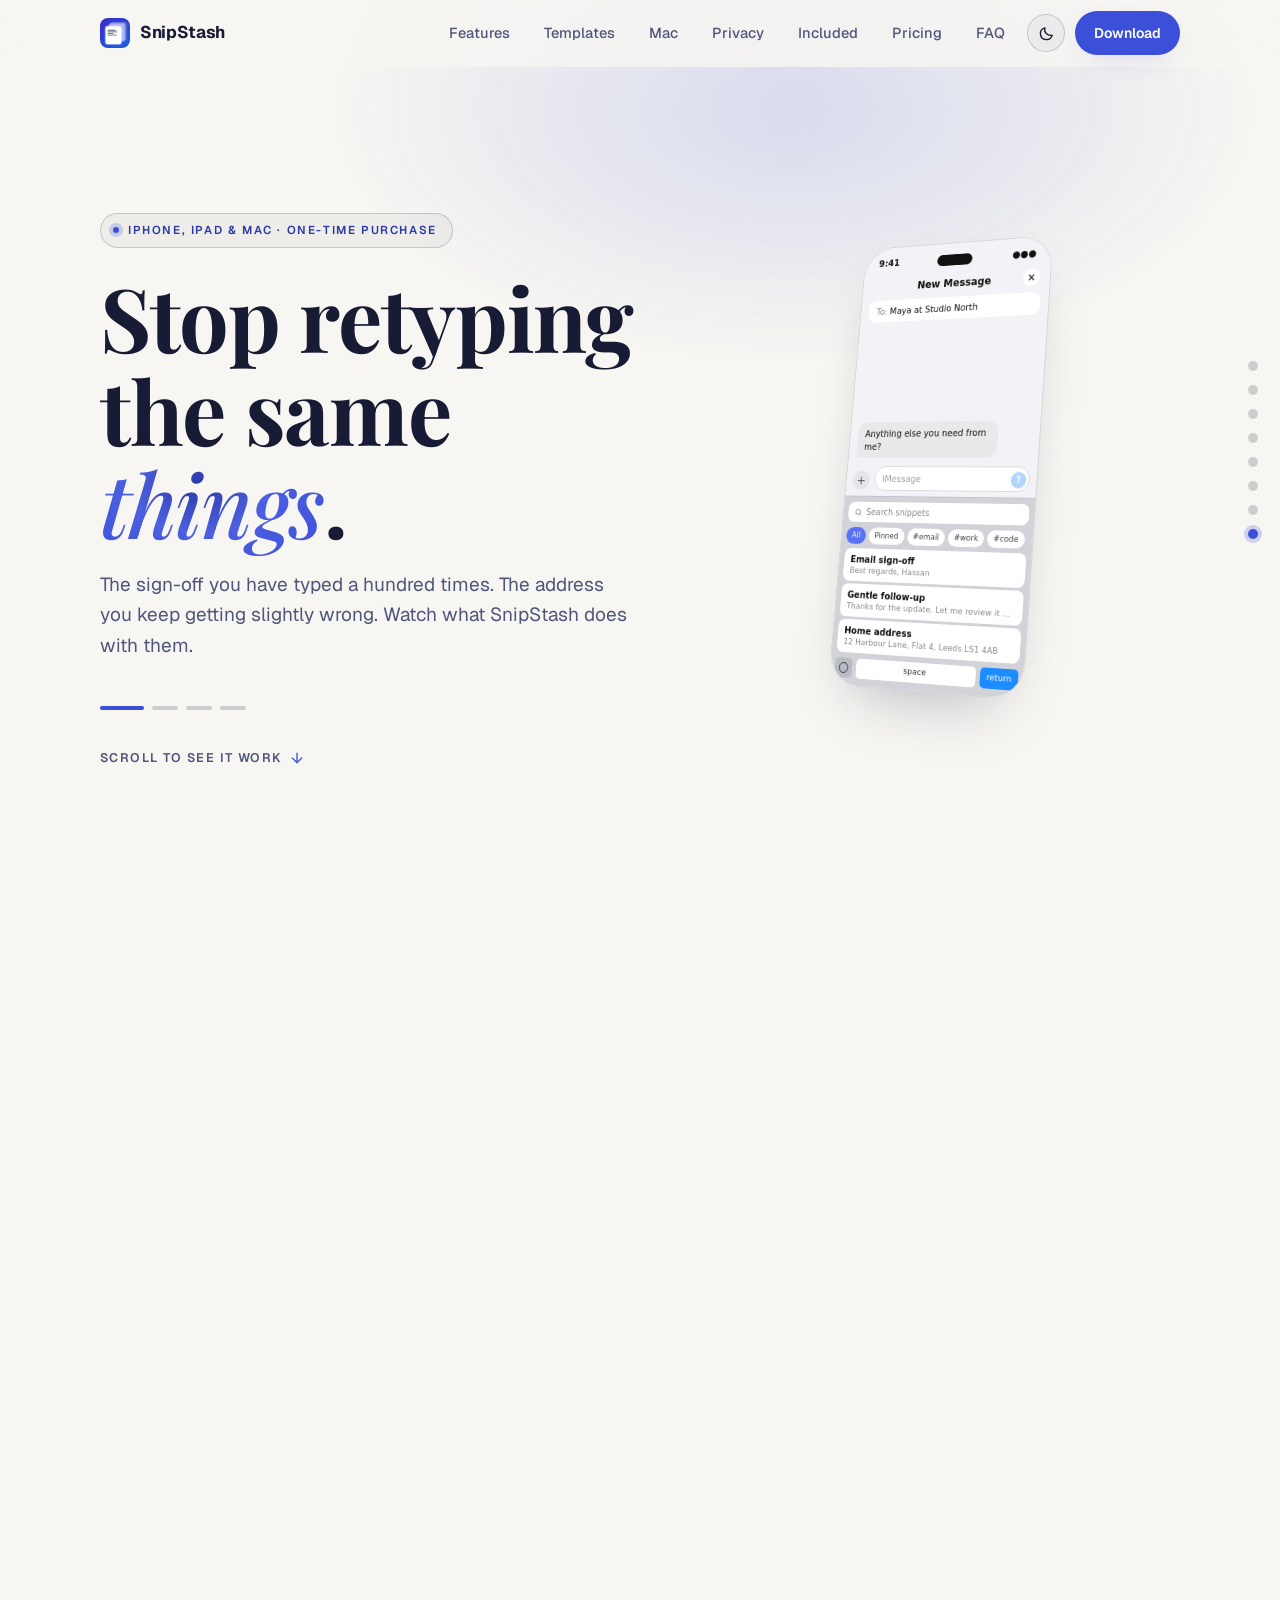
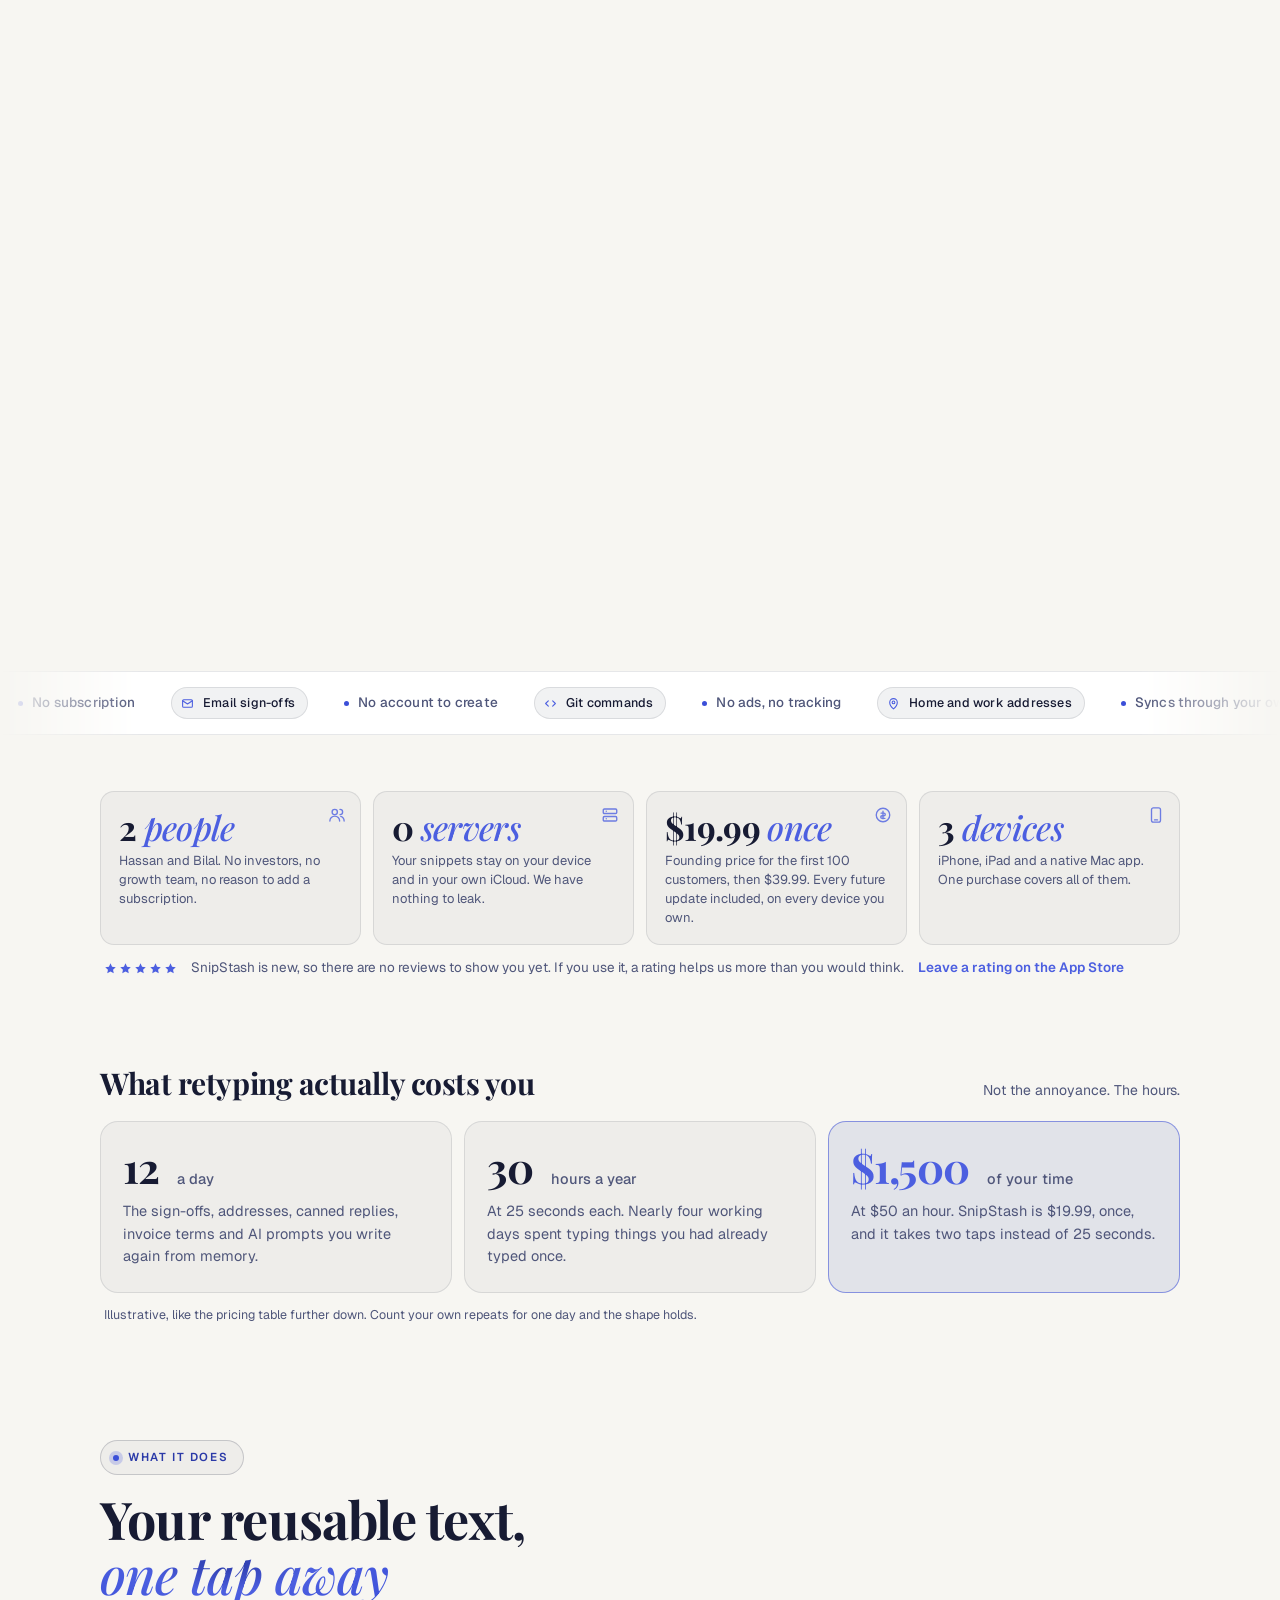
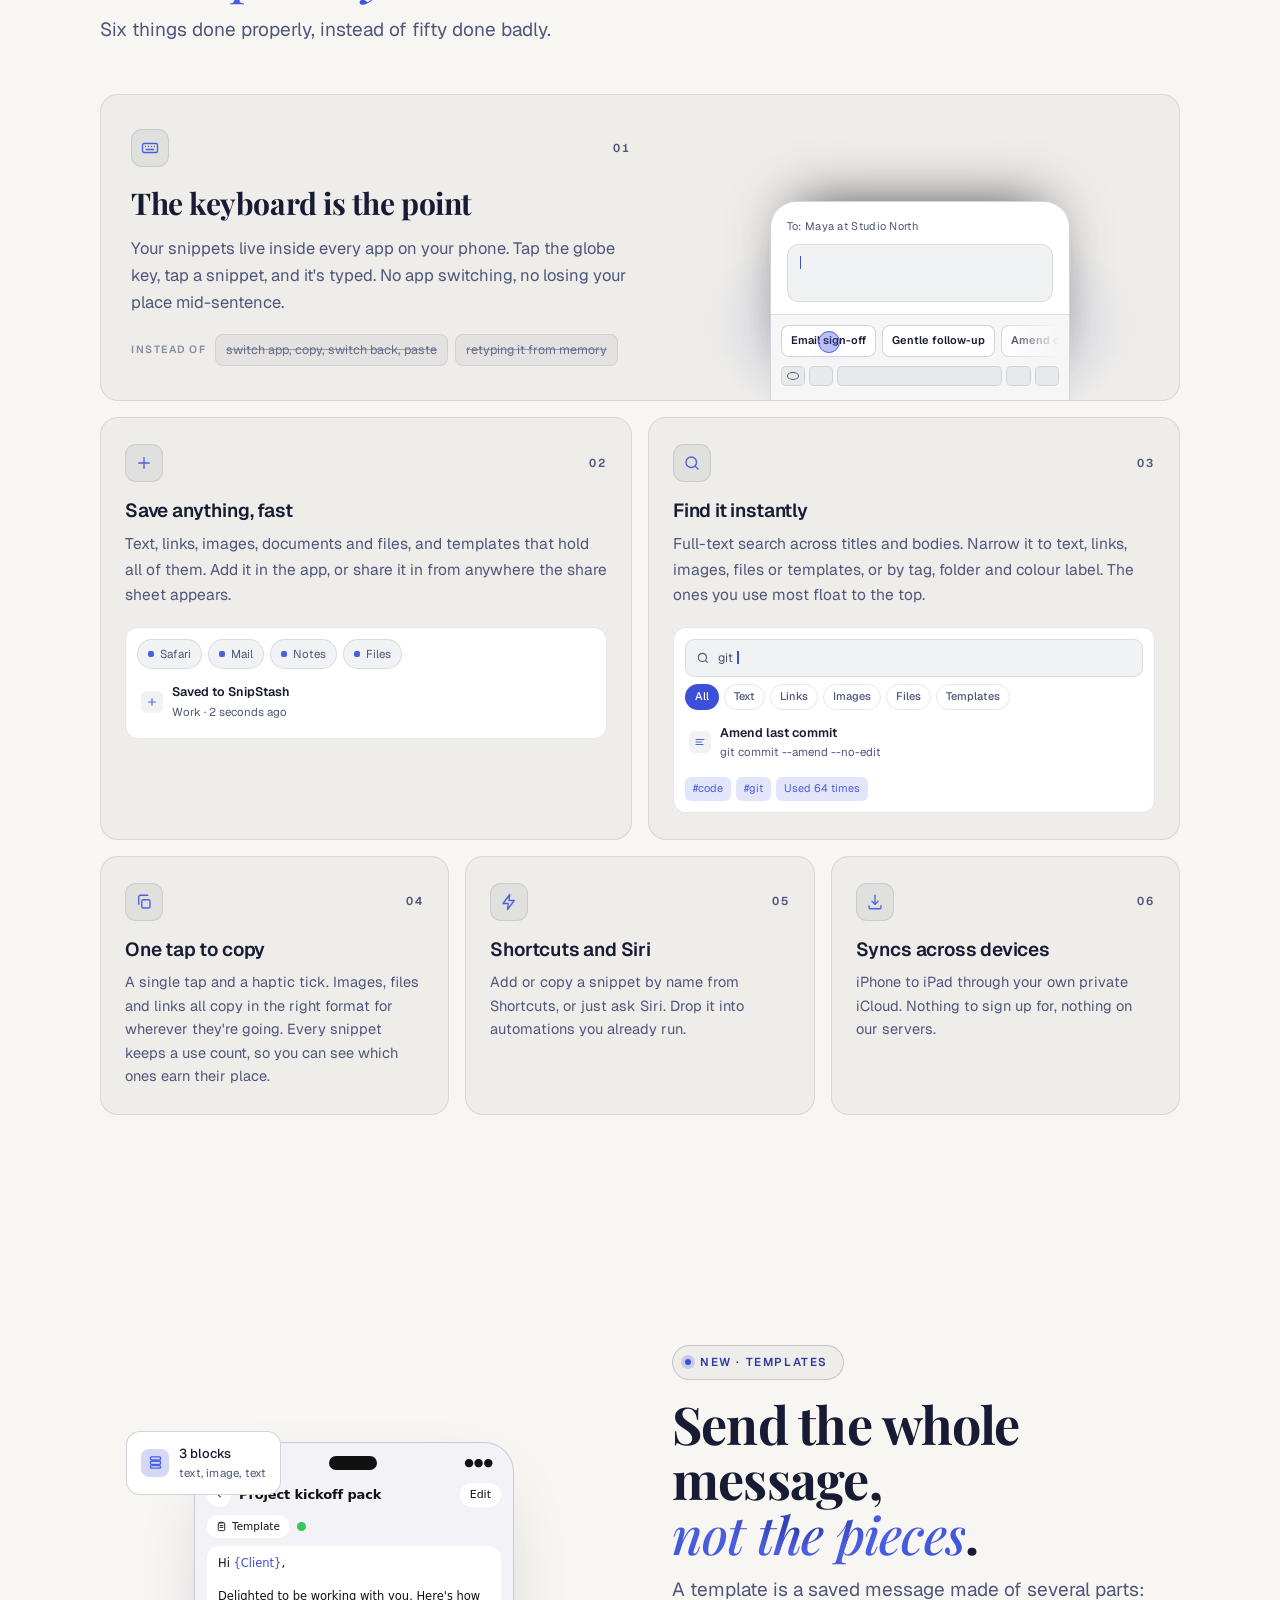
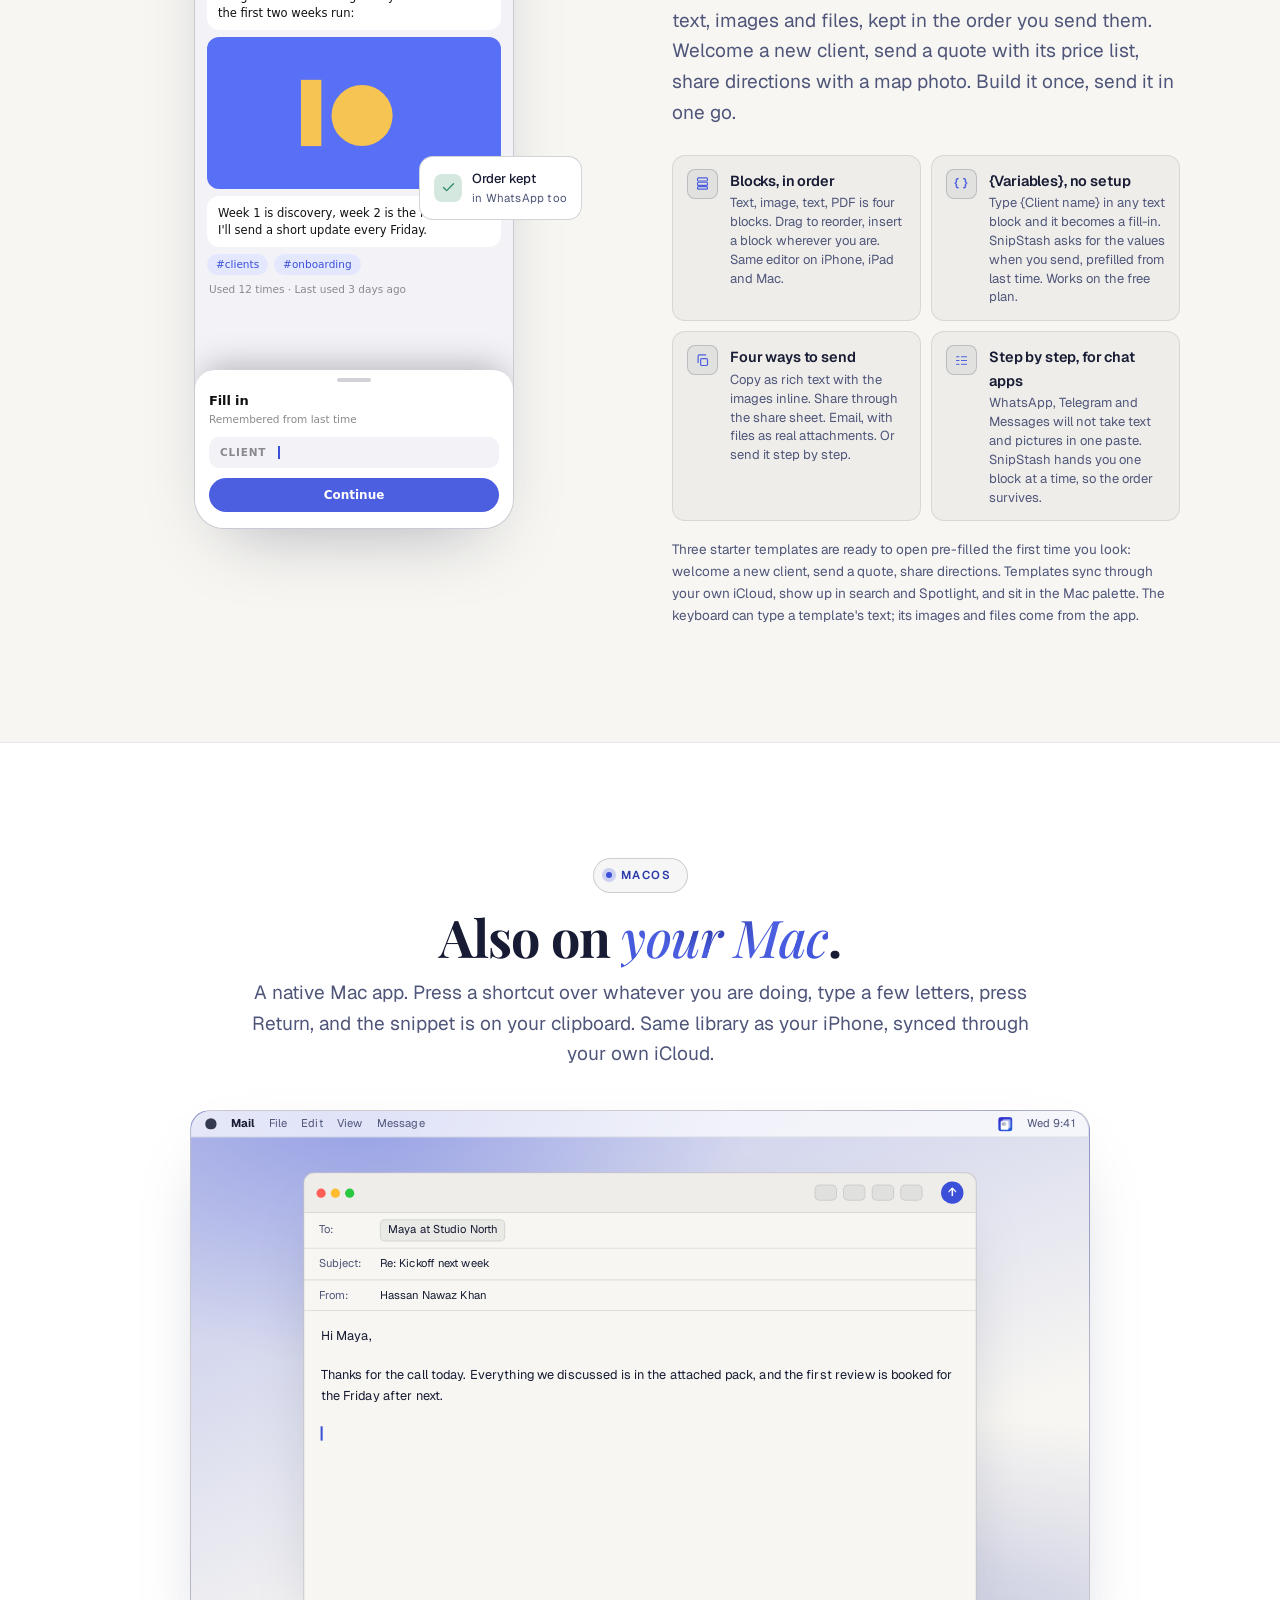
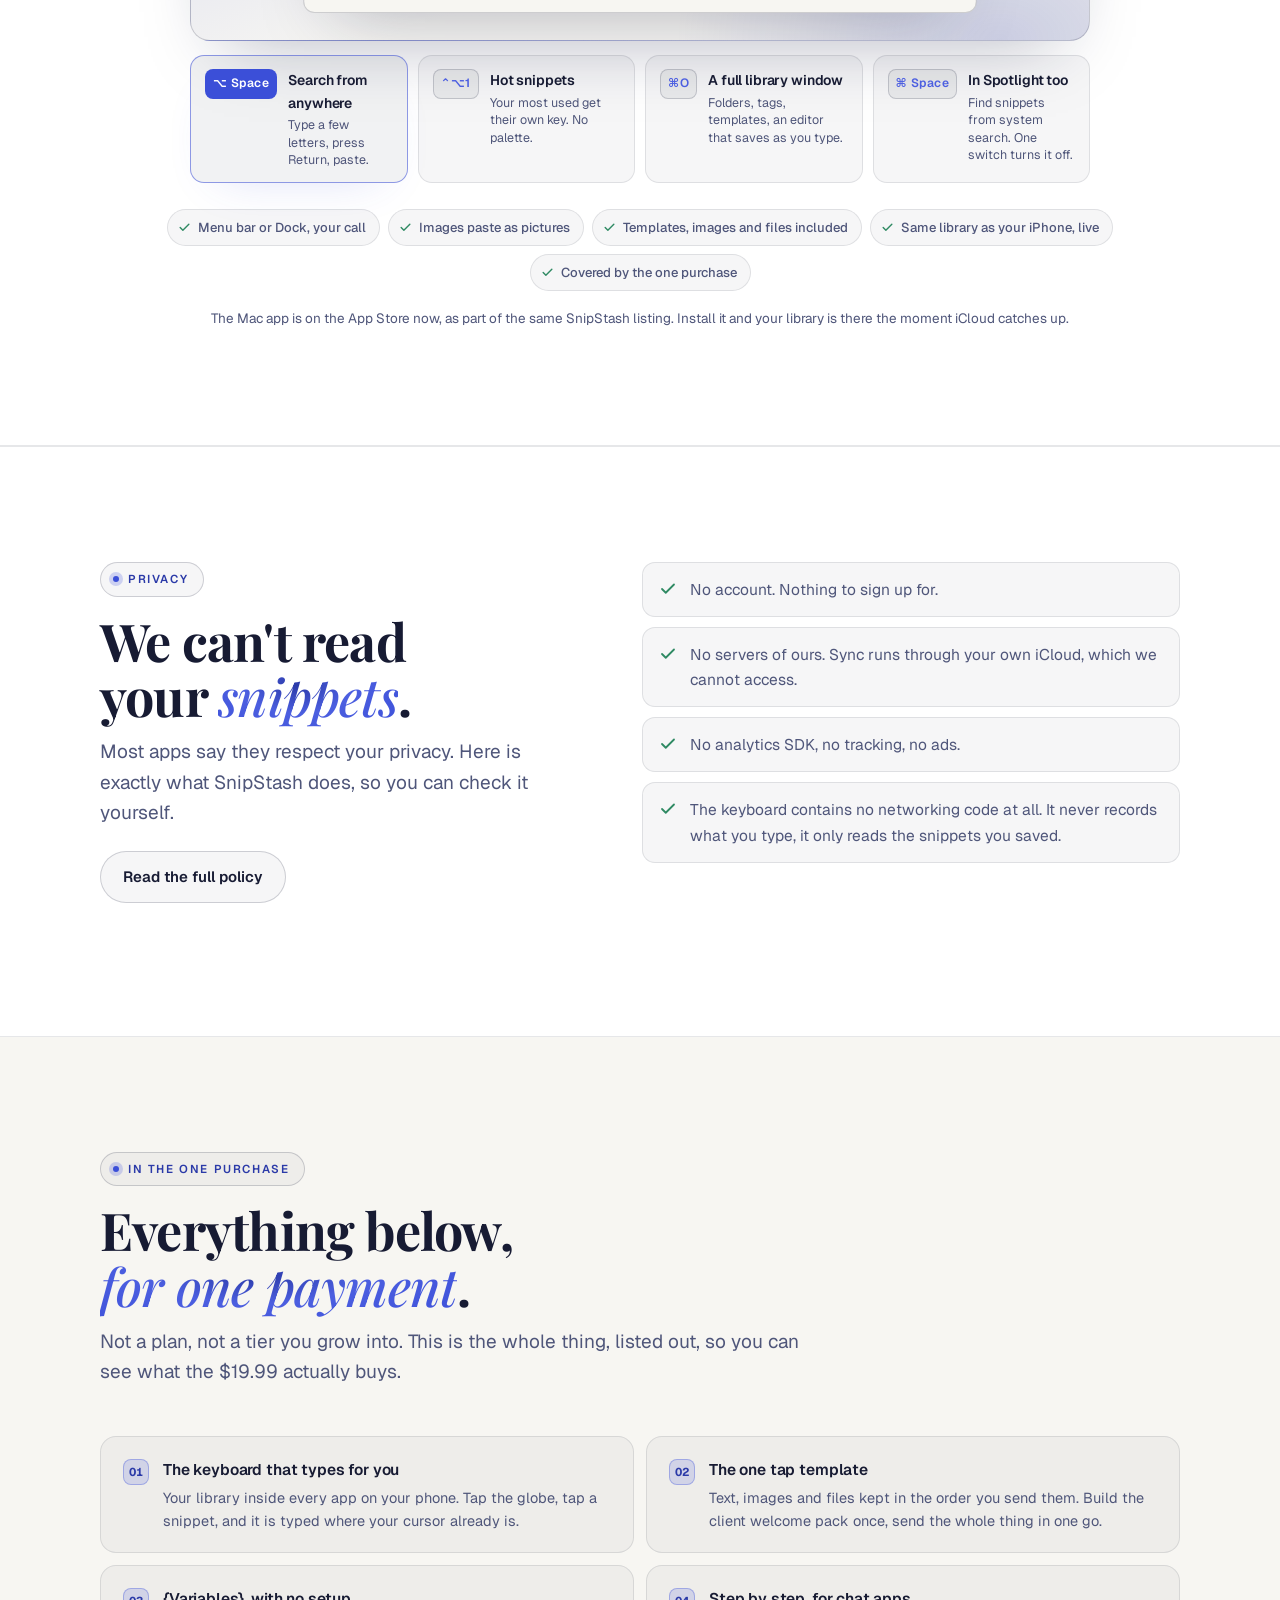
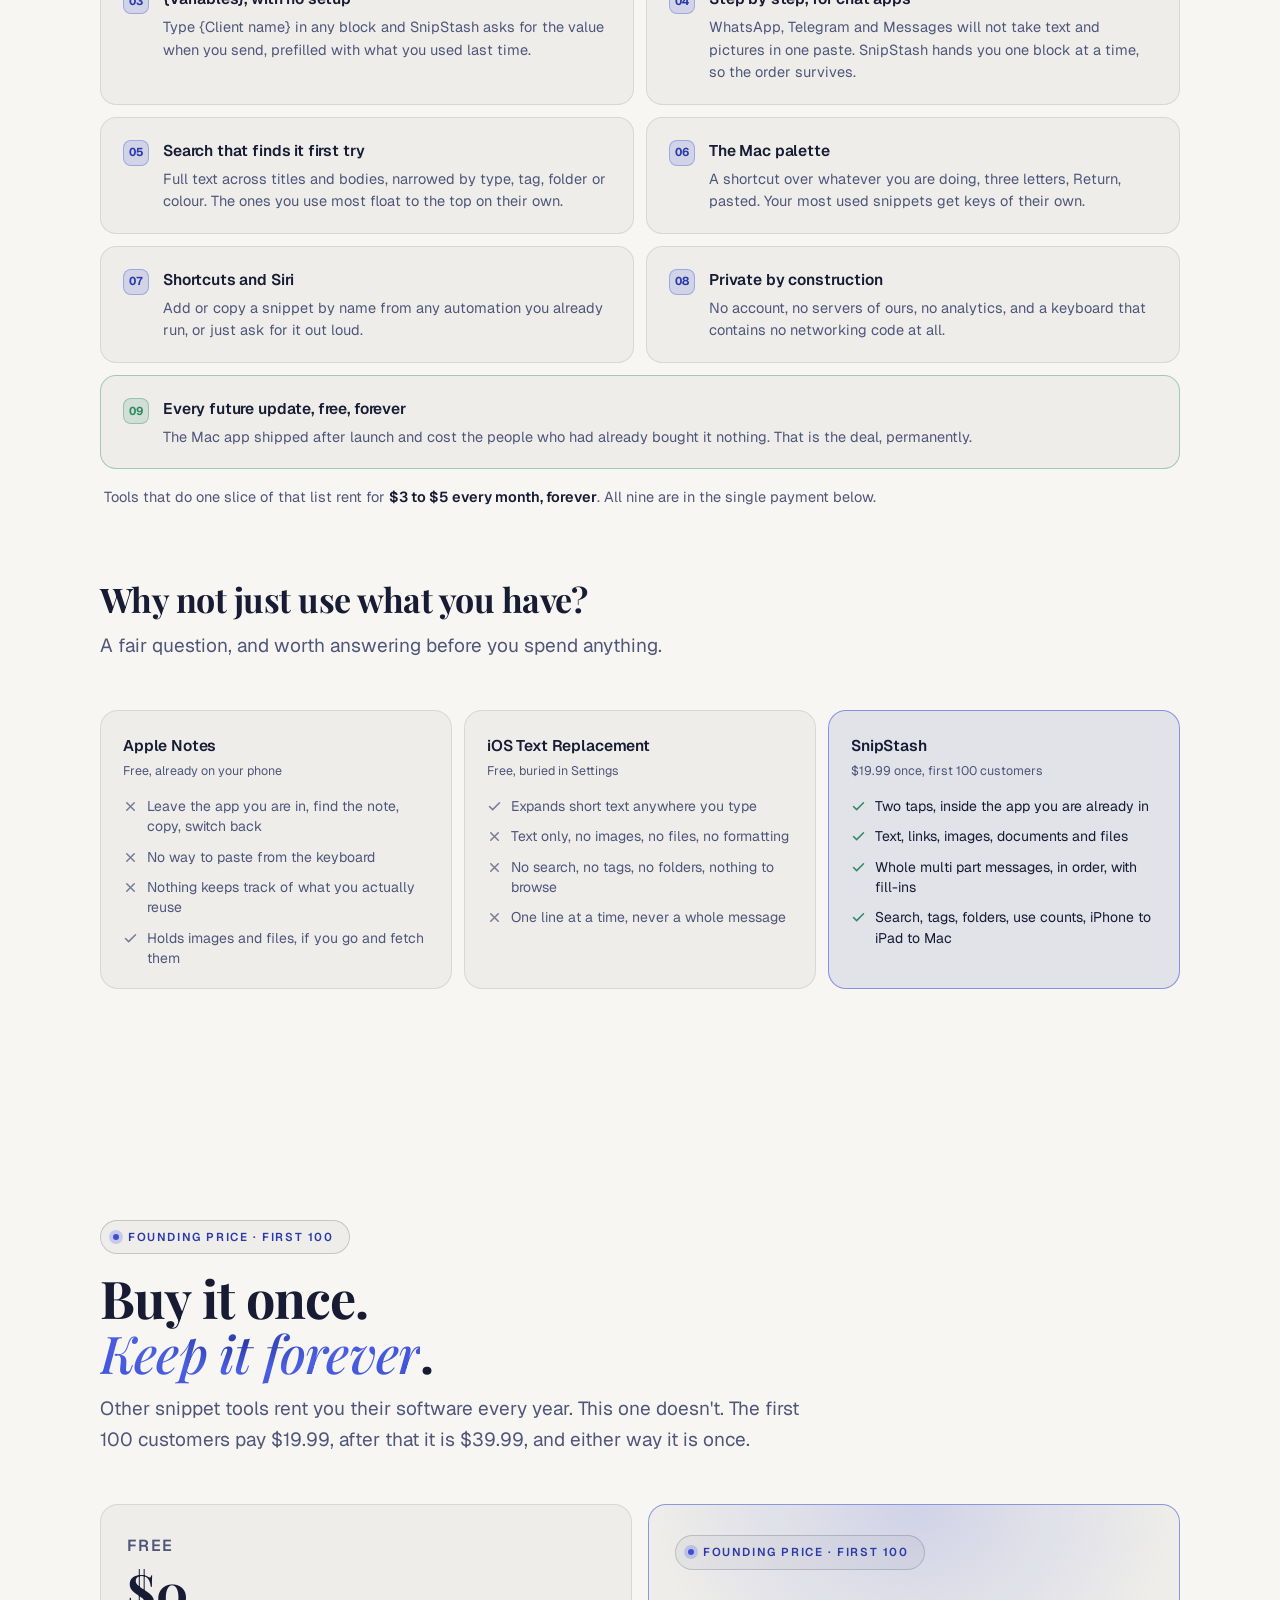
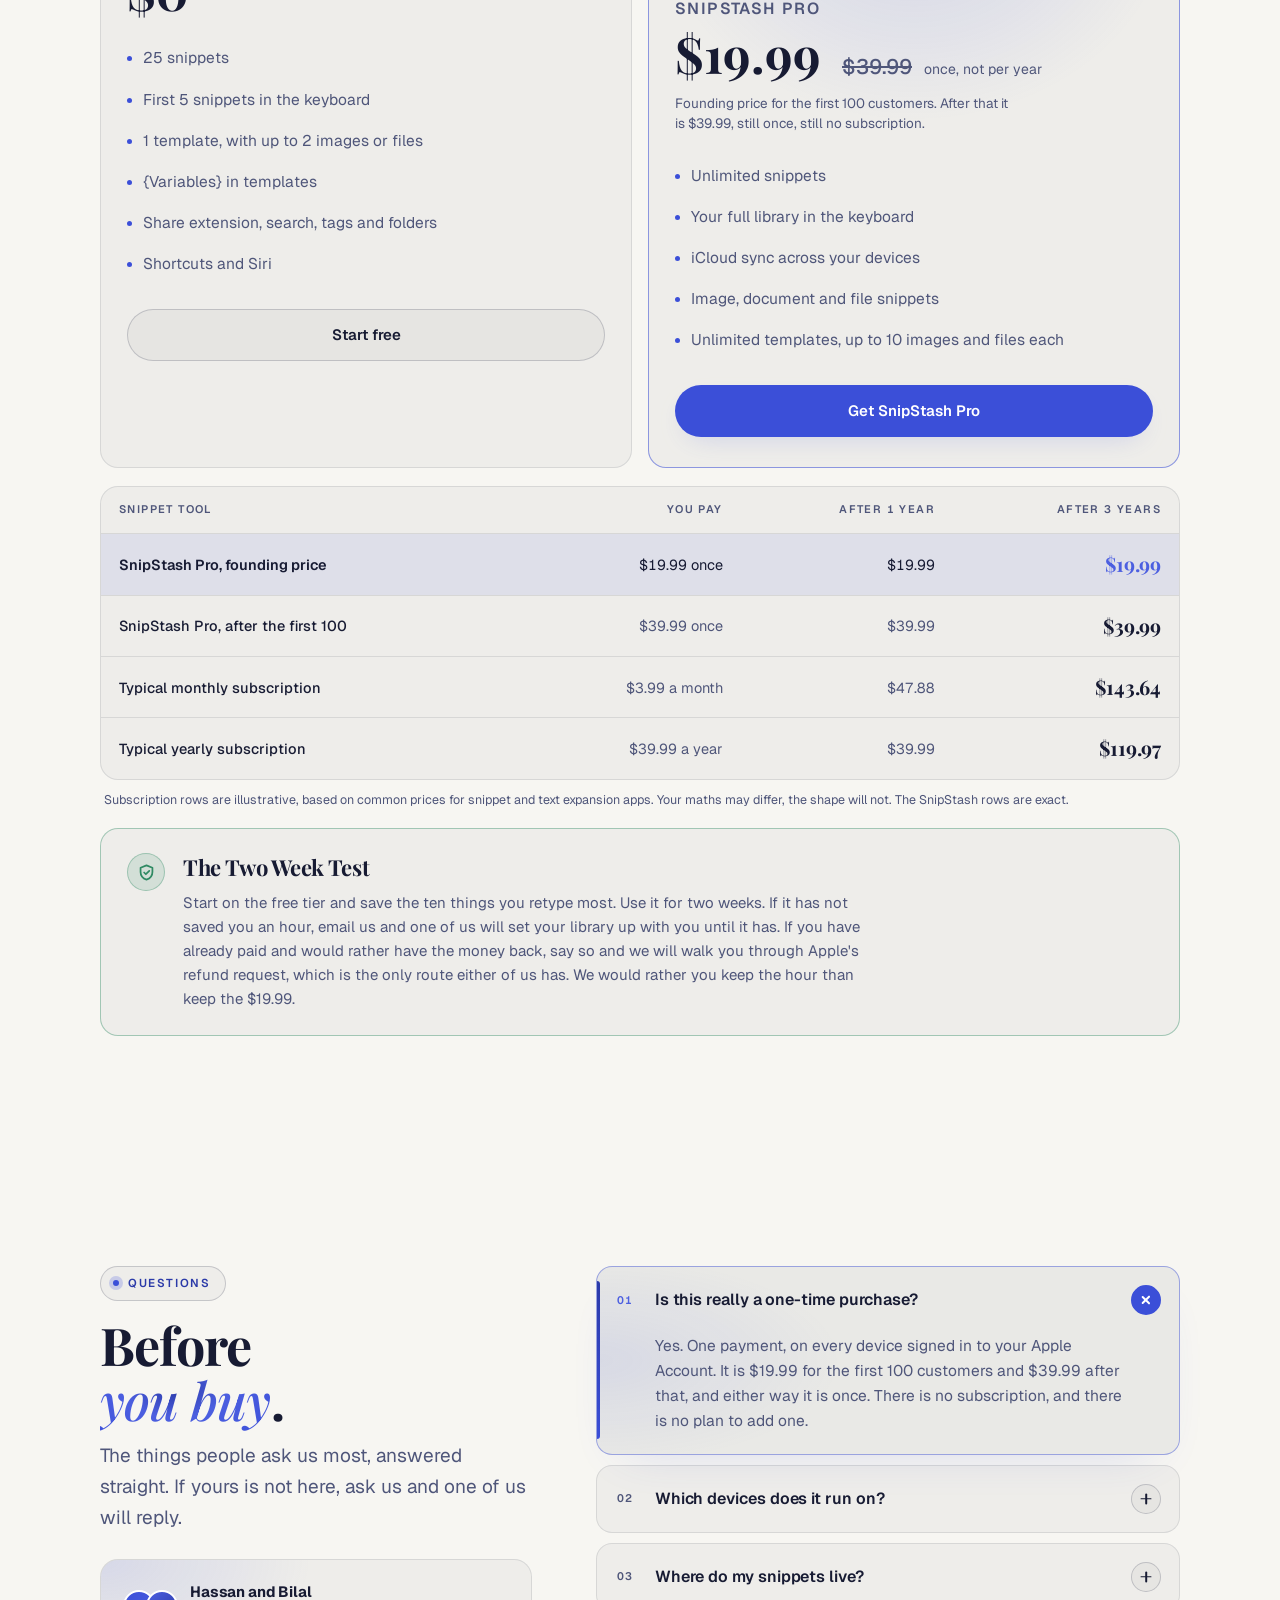
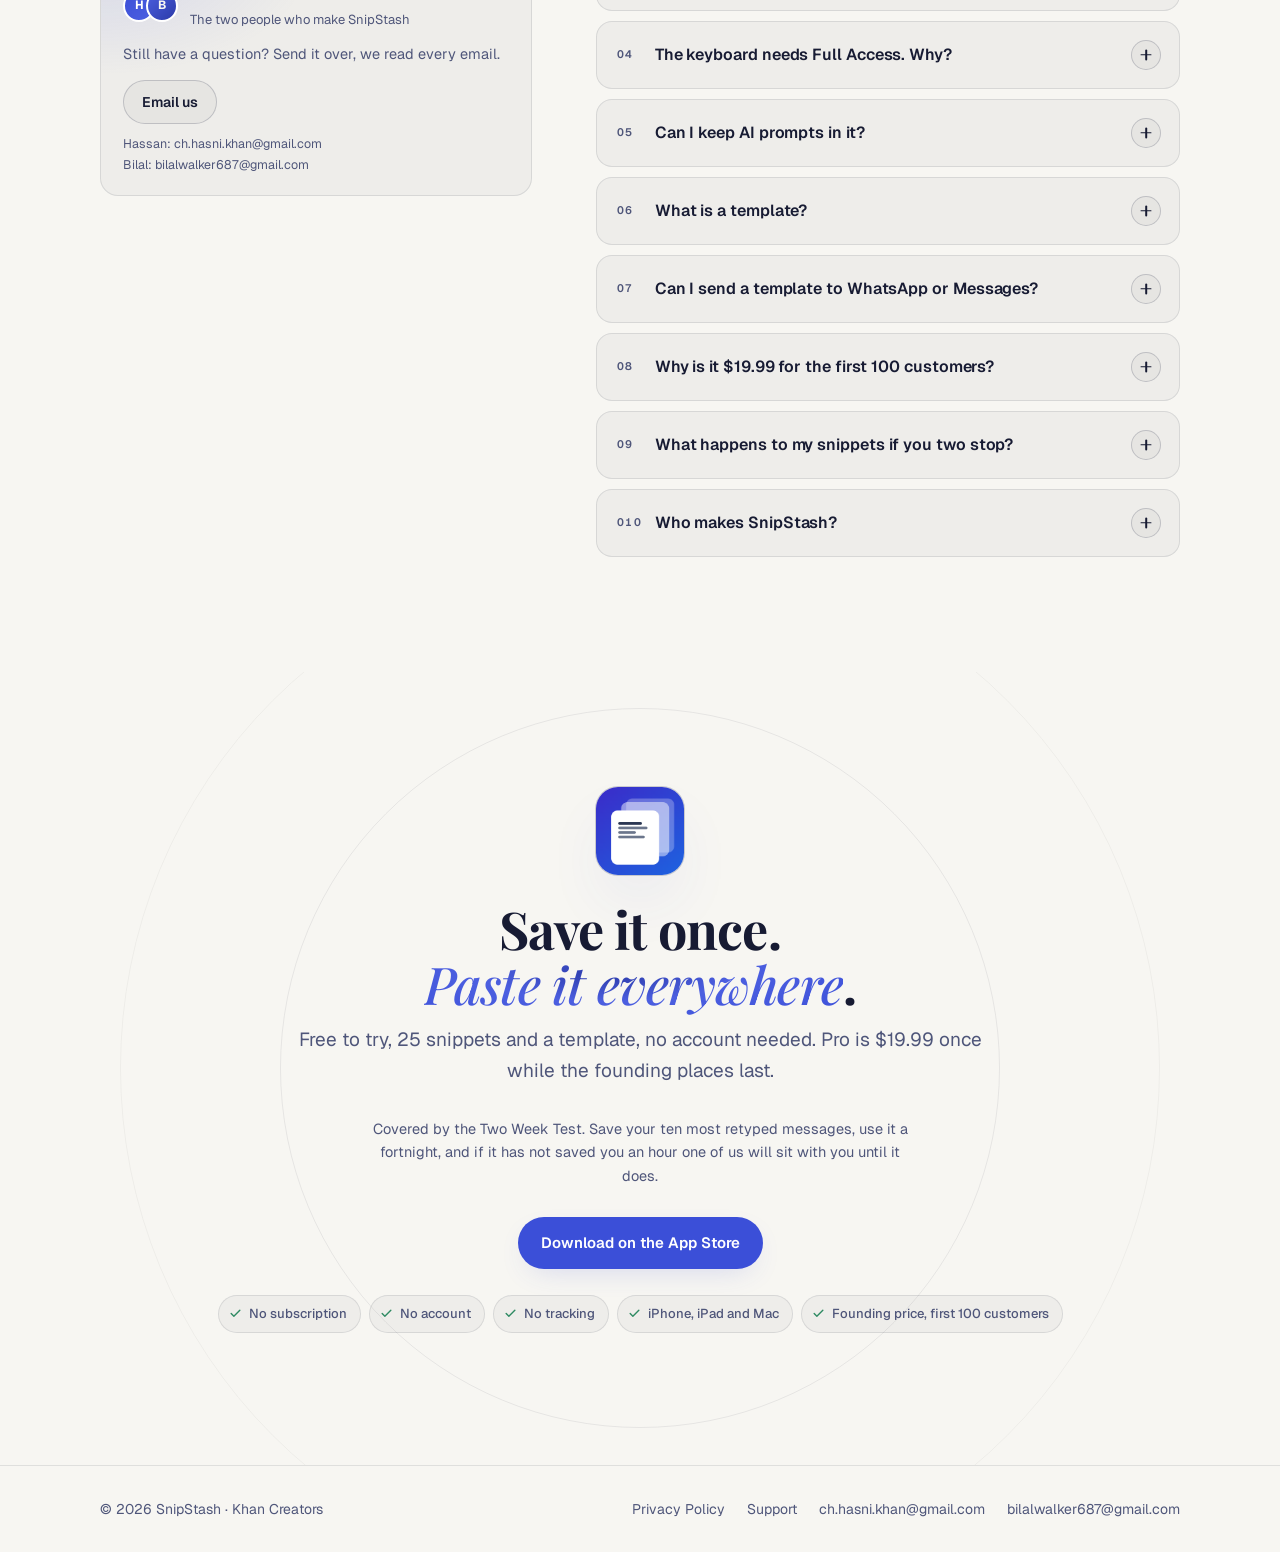
<file: apps/snipstash/index.html>
<!DOCTYPE html>
<html lang="en" data-theme="dark">
<head>
<meta charset="utf-8">
<meta name="viewport" content="width=device-width, initial-scale=1">
<title>SnipStash: Snippet Manager for iPhone, iPad and Mac</title>
<meta name="description" content="Save the text you retype all day, then paste it anywhere from your keyboard. Templates send text, images and files together, in order. One payment, never a subscription: $19.99 for the first 100 customers, then $39.99. Syncs privately through your own iCloud.">
<link rel="canonical" href="https://khancreators.netlify.app/apps/snipstash/">

<meta property="og:title" content="SnipStash: Snippet Manager for iPhone, iPad and Mac">
<meta property="og:description" content="Save it once. Paste it anywhere, from your keyboard. Founding price $19.99 once for the first 100 customers, then $39.99. Never a subscription.">
<meta property="og:type" content="website">
<meta property="og:url" content="https://khancreators.netlify.app/apps/snipstash/">
<meta property="og:image" content="images/og.png">
<meta name="twitter:card" content="summary_large_image">
<meta name="twitter:image" content="images/og.png">
<meta name="theme-color" content="#0B0E1C">

<link rel="icon" type="image/png" href="images/favicon.png">
<link rel="apple-touch-icon" href="images/icon.png">

<link rel="preconnect" href="https://fonts.googleapis.com">
<link rel="preconnect" href="https://fonts.gstatic.com" crossorigin>
<link href="https://fonts.googleapis.com/css2?family=Playfair+Display:ital,wght@0,500;0,700;1,500;1,700&family=Geist:wght@400;500;600;700;800&display=swap" rel="stylesheet">

<style>
/* ============ tokens ============ */
:root{
  --bg:#0B0E1C;
  --bg-2:#0F1426;
  --surface:rgba(255,255,255,.035);
  --surface-2:rgba(255,255,255,.055);
  --line:rgba(255,255,255,.10);
  --line-2:rgba(255,255,255,.16);
  --ink:#F6F4EF;
  --muted:#A2ABC7;
  --accent:#5870F5;
  --accent-2:#96A4F0;
  --accent-3:#C8D0FF;
  --ok:#5FD3A3;
  --glow:rgba(88,112,245,.38);
  --r:18px;
  --display:"Playfair Display",Georgia,serif;
  --sans:"Geist",-apple-system,BlinkMacSystemFont,system-ui,sans-serif;
  --shadow:0 30px 80px -30px rgba(0,0,0,.85);
}
:root[data-theme="light"]{
  --bg:#F7F6F2;
  --bg-2:#FFFFFF;
  --surface:rgba(16,20,45,.035);
  --surface-2:rgba(16,20,45,.055);
  --line:rgba(16,20,45,.10);
  --line-2:rgba(16,20,45,.18);
  --ink:#171B33;
  --muted:#4F567A;
  --accent:#3B4FD8;
  --accent-2:#4C5FE0;
  --accent-3:#2B3AA8;
  --ok:#2F8A63;
  --glow:rgba(59,79,216,.22);
  --shadow:0 30px 70px -34px rgba(20,25,60,.35);
}

*{box-sizing:border-box}
html{scroll-behavior:smooth;-webkit-text-size-adjust:100%;overflow-x:clip}
body{
  margin:0;background:var(--bg);color:var(--ink);
  font-family:var(--sans);font-size:17px;line-height:1.62;
  -webkit-font-smoothing:antialiased;
}
img{max-width:100%;display:block}
a{color:inherit;text-decoration:none}
button{font:inherit;color:inherit;background:none;border:0;cursor:pointer}

.wrap{width:100%;max-width:1120px;margin:0 auto;padding:0 20px}
section{position:relative}
.sec{padding:clamp(64px,9vw,120px) 0}

/* ============ type ============ */
h1,h2,h3{font-family:var(--display);font-weight:700;line-height:1.06;margin:0;letter-spacing:-.015em}
h1{font-size:clamp(38px,8.2vw,88px);overflow-wrap:break-word}
@media(min-width:901px) and (max-width:1180px){h1{font-size:clamp(38px,6.4vw,88px)}}
h2{font-size:clamp(30px,5vw,52px)}
h3{font-family:var(--sans);font-weight:600;font-size:19px;line-height:1.35;letter-spacing:-.01em;margin:0 0 8px}
.it{font-style:italic;font-weight:500}
.grad{
  background:radial-gradient(78% 108% at 44% 35%, var(--accent-3) 0%, var(--accent-2) 38%, var(--accent) 100%);
  -webkit-background-clip:text;background-clip:text;color:transparent;
  font-style:italic;font-weight:500;
}
.lede{color:var(--muted);font-size:clamp(16px,1.9vw,19px);max-width:54ch;margin:0}

/* rotating headline word */
.rot{
  position:relative;display:inline-block;vertical-align:bottom;
  height:1.06em;overflow:hidden;padding:0 .12em .32em .06em;margin:0 -.12em -.32em -.06em;box-sizing:content-box;
  transition:width .42s cubic-bezier(.22,.8,.26,1);
}
.rot b{
  position:absolute;left:0;top:0;white-space:nowrap;font-weight:500;font-style:italic;
  padding:0 .1em .38em 0;
  background:radial-gradient(78% 108% at 44% 35%, var(--accent-3) 0%, var(--accent-2) 38%, var(--accent) 100%);
  -webkit-background-clip:text;background-clip:text;color:transparent;
  opacity:0;translate:0 .5em;
  transition:opacity .4s ease .12s, translate .55s cubic-bezier(.22,.8,.26,1) .08s;
}
.nw{white-space:nowrap}
.mb{display:none}
@media(max-width:480px),(min-width:901px){.mb{display:inline}}
.rot b{visibility:hidden}
.rot b.on,.rot b.out{visibility:visible}
.rot b.on{opacity:1;translate:0 0}
.rot b.out{opacity:0;translate:0 -.55em;transition-delay:0s}
@media(prefers-reduced-motion:reduce){.rot{transition:none}.rot b{transition:none}}

.eyebrow{
  display:inline-flex;align-items:center;gap:9px;
  background:var(--surface);border:1px solid var(--line-2);
  border-radius:999px;padding:7px 15px 7px 12px;
  font-size:11.5px;letter-spacing:1.6px;text-transform:uppercase;font-weight:600;
  color:var(--accent-3);
}
:root[data-theme="light"] .eyebrow{color:var(--accent-3)}
.eyebrow .dot{width:6px;height:6px;border-radius:50%;background:var(--accent);flex:none;
  box-shadow:0 0 0 4px var(--glow);animation:pulse 2.4s ease-in-out infinite}
@keyframes pulse{0%,100%{box-shadow:0 0 0 3px var(--glow)}50%{box-shadow:0 0 0 7px transparent}}

.num{font-family:var(--sans);font-size:11.5px;letter-spacing:2px;color:var(--muted);font-weight:600;font-variant-numeric:tabular-nums}

/* ============ header ============ */
header{
  position:sticky;top:0;z-index:60;
  background:color-mix(in srgb, var(--bg) 82%, transparent);
  backdrop-filter:blur(16px);-webkit-backdrop-filter:blur(16px);
  border-bottom:1px solid transparent;transition:border-color .3s;
}
header.stuck{border-bottom-color:var(--line)}
.nav{display:flex;align-items:center;gap:10px;height:66px;transition:height .3s cubic-bezier(.2,.8,.3,1)}
header.compact .nav{height:56px}
header.compact .brand img{width:26px;height:26px}
.brand img{transition:width .3s,height .3s}
.prog{position:absolute;left:0;bottom:-1px;height:2px;width:100%;transform-origin:left;transform:scaleX(0);
  background:linear-gradient(90deg,var(--accent),var(--accent-3));opacity:0;transition:opacity .3s}
header.compact .prog{opacity:1}
.brand{display:flex;align-items:center;gap:10px;font-weight:700;letter-spacing:-.02em;font-size:17px}
.brand img{width:30px;height:30px;border-radius:8px}
.nav .sp{flex:1}
.nav .lnk{color:var(--muted);font-size:14.5px;font-weight:500;padding:8px 12px;border-radius:9px;transition:.2s}
.nav .lnk:hover{color:var(--ink);background:var(--surface)}
@media(max-width:780px){.nav .lnk{display:none}}

.icon-btn{
  width:38px;height:38px;border-radius:50%;border:1px solid var(--line-2);
  display:grid;place-items:center;background:var(--surface);transition:.2s;flex:none;
}
.icon-btn:hover{background:var(--surface-2);transform:translateY(-1px)}
.icon-btn svg{width:17px;height:17px;stroke:var(--ink);fill:none;stroke-width:1.9;stroke-linecap:round;stroke-linejoin:round}
:root[data-theme="light"] .sun{display:none}
:root[data-theme="dark"] .moon{display:none}

/* ============ dot nav ============ */
.dots{position:fixed;right:22px;top:50%;translate:0 -50%;z-index:50;display:none;flex-direction:column;gap:14px;margin:0;padding:0;list-style:none}
@media(min-width:1180px){.dots{display:flex}}
.dots a{position:relative;display:block;width:10px;height:10px;border-radius:50%;background:var(--line-2);transition:background .3s, transform .3s}
.dots a:hover{background:var(--accent-2);transform:scale(1.25)}
.dots a.on{background:var(--accent);box-shadow:0 0 0 4px var(--glow)}
.dots a span{
  position:absolute;right:20px;top:50%;translate:6px -50%;white-space:nowrap;
  font-size:12px;font-weight:600;letter-spacing:.3px;color:var(--ink);
  background:var(--bg-2);border:1px solid var(--line-2);border-radius:8px;padding:5px 9px;
  opacity:0;pointer-events:none;transition:opacity .25s, translate .25s;
}
.dots a:hover span{opacity:1;translate:0 -50%}

/* ============ buttons ============ */
.btn{
  display:inline-flex;align-items:center;justify-content:center;gap:9px;
  padding:13px 22px;border-radius:999px;font-weight:600;font-size:15px;
  background:var(--accent);color:#fff;border:1px solid transparent;
  transition:transform .18s cubic-bezier(.2,.8,.3,1), box-shadow .25s, filter .2s;
  box-shadow:0 10px 30px -12px var(--glow);white-space:nowrap;
}
.btn:hover{transform:translateY(-2px);box-shadow:0 18px 40px -14px var(--glow);filter:brightness(1.07)}
.btn:active{transform:translateY(0)}
.btn.ghost{background:var(--surface);color:var(--ink);border-color:var(--line-2);box-shadow:none}
.btn.ghost:hover{background:var(--surface-2)}
.btn.sm{padding:10px 18px;font-size:14px}

/* ============ hero ============ */
.hero{padding:clamp(40px,7vw,86px) 0 clamp(50px,7vw,90px);position:relative}
.hero::before{
  content:"";position:absolute;inset:-25% 0 auto 0;height:720px;pointer-events:none;
  background:radial-gradient(52% 50% at 62% 28%, var(--glow) 0%, transparent 70%);
  filter:blur(18px);opacity:.75;
}
.hero-grid{display:grid;grid-template-columns:1.06fr .94fr;gap:clamp(30px,5vw,60px);align-items:center;position:relative;z-index:1}
@media(max-width:900px){.hero-grid{grid-template-columns:1fr;gap:44px}}
.hero h1{margin:22px 0 0}
.hero .lede{margin:20px 0 0}
.cta{display:flex;flex-wrap:wrap;gap:12px;margin-top:30px}
.cta-note{color:var(--muted);font-size:13.5px;margin-top:14px;display:flex;align-items:center;gap:8px}
.cta-note svg{width:15px;height:15px;stroke:var(--ok);fill:none;stroke-width:2.4;stroke-linecap:round;stroke-linejoin:round;flex:none}
@media(max-width:900px){
  .cta .btn{flex:1 1 auto;min-width:0}
}

/* ---- phone carousel ---- */
.stage{position:relative;display:flex;flex-direction:column;align-items:center;gap:20px}
.pwrap{position:relative;width:min(236px,58vw)}
.phone{
  position:relative;width:100%;aspect-ratio:560/1202;
  border-radius:clamp(30px,7vw,38px);overflow:hidden;
  border:1px solid var(--line-2);background:var(--bg-2);
  box-shadow:var(--shadow);
}
.phone .slide{
  position:absolute;inset:0;width:100%;height:100%;object-fit:cover;
  opacity:0;transform:scale(1.035) translateY(8px);pointer-events:none;
  transition:opacity .62s ease, transform .82s cubic-bezier(.2,.75,.25,1);
}
.phone .slide.on{opacity:1;transform:none;pointer-events:auto}
.stage{perspective:1200px}
.pwrap{transform-style:preserve-3d;transition:transform .35s cubic-bezier(.2,.8,.3,1)}
.pwrap.tilt{transition:transform .12s linear}

/* ---- interactive composer inside the phone ---- */
.pscreen{
  background:#F2F2F7;color:#111;display:flex;flex-direction:column;font-family:-apple-system,BlinkMacSystemFont,"SF Pro Text",Inter,system-ui,sans-serif;
  font-size:11px;line-height:1.35;user-select:none;-webkit-user-select:none;
}
.ps-top{display:flex;justify-content:space-between;align-items:center;padding:12px 18px 0;font-weight:600;font-size:11px}
.ps-top .isl{width:44px;height:13px;border-radius:999px;background:#111;margin:0 auto}
.ps-hdr{display:flex;align-items:center;justify-content:center;position:relative;padding:12px 12px 8px;font-weight:600;font-size:12px}
.ps-hdr i{position:absolute;right:12px;top:9px;width:20px;height:20px;border-radius:50%;background:#fff;display:grid;place-items:center;font-style:normal;font-size:12px;color:#333}
.ps-to{margin:0 10px;background:#fff;border-radius:9px;padding:6px 10px;color:#8a8a8e;font-size:10.5px}
.ps-to b{color:#111;font-weight:500;margin-left:3px}
.ps-thread{flex:1;padding:10px 10px 6px;display:flex;flex-direction:column;gap:5px;justify-content:flex-end;min-height:0}
.ps-bub{max-width:82%;padding:6px 9px;border-radius:12px;font-size:10.5px;line-height:1.35;white-space:pre-wrap;word-break:break-word}
.ps-bub.in{background:#E9E9EB;align-self:flex-start;border-bottom-left-radius:4px}
.ps-bub.out{background:#1D8CFF;color:#fff;align-self:flex-end;border-bottom-right-radius:4px;animation:bubin .35s cubic-bezier(.2,.8,.3,1)}
@keyframes bubin{from{opacity:0;transform:translateY(8px) scale(.96)}to{opacity:1;transform:none}}
.ps-compose{display:flex;align-items:flex-end;gap:6px;padding:4px 8px 6px}
.ps-compose .plus{width:22px;height:22px;border-radius:50%;background:#E5E5EA;display:grid;place-items:center;color:#666;flex:none;font-size:14px;margin-bottom:1px}
.ps-field{flex:1;display:flex;align-items:flex-end;background:#fff;border:1px solid #D9D9DE;border-radius:14px;padding:3px 3px 3px 9px;min-height:24px}
.ps-field textarea{
  flex:1;border:0;outline:0;resize:none;background:transparent;font:inherit;font-size:10.5px;line-height:1.35;color:#111;padding:3px 0;max-height:62px;
  font-family:inherit;caret-color:#1D8CFF;
}
.ps-field textarea::placeholder{color:#a0a0a5}
.ps-send{width:18px;height:18px;border-radius:50%;background:#1D8CFF;color:#fff;display:grid;place-items:center;font-size:11px;font-weight:700;flex:none;opacity:.35;transition:opacity .2s;cursor:pointer}
.ps-send.ready{opacity:1}
.ps-kb{background:#D1D3D9;border-top:1px solid #C3C5CB;padding:6px 6px 8px;flex:none;min-width:0;overflow:hidden}
.ps-search{display:flex;align-items:center;gap:5px;background:#fff;border-radius:8px;padding:5px 8px;color:#8a8a8e;font-size:10px}
.ps-search svg{width:10px;height:10px;stroke:#8a8a8e;fill:none;stroke-width:2.4;flex:none}
.ps-tags{display:flex;gap:4px;margin:6px 0 5px;overflow:hidden}
.ps-tags span{flex:none;background:#fff;border-radius:999px;padding:3px 7px;font-size:9px;color:#444}
.ps-tags span.on{background:#5870F5;color:#fff}
.ps-list{display:grid;grid-template-columns:minmax(0,1fr);gap:3px;min-width:0}
.ps-row{
  display:block;width:100%;min-width:0;max-width:100%;overflow:hidden;text-align:left;background:#fff;border-radius:8px;padding:5px 8px;font:inherit;cursor:pointer;
  transition:transform .12s, background .15s;
}
.ps-row b{display:block;font-weight:600;font-size:10.5px;color:#111}
.ps-row small{display:block;color:#8a8a8e;font-size:9.5px;white-space:nowrap;overflow:hidden;text-overflow:ellipsis}
.ps-row:active,.ps-row.hit{transform:scale(.97);background:#E4E8FF}
.ps-keys{display:grid;grid-template-columns:22px 1fr 44px;gap:5px;margin-top:6px}
.ps-keys i{height:22px;border-radius:5px;background:#fff;display:grid;place-items:center;font-style:normal;font-size:9.5px;color:#333}
.ps-keys i.g{background:#B9BCC5}
.ps-keys i.g::before{content:"";width:10px;height:10px;border-radius:50%;border:1.4px solid #333}
.ps-keys i.ret{background:#1D8CFF;color:#fff}
.ps-toast{
  position:absolute;left:50%;top:38%;translate:-50% 0;background:#111;color:#fff;border-radius:999px;padding:6px 11px;font-size:10.5px;font-weight:600;
  display:flex;align-items:center;gap:6px;opacity:0;scale:.9;transition:opacity .25s, scale .25s;pointer-events:none;white-space:nowrap;
}
.ps-toast svg{width:11px;height:11px;stroke:#5FD3A3;fill:none;stroke-width:3;stroke-linecap:round;stroke-linejoin:round}
.ps-toast.show{opacity:1;scale:1}
.try{
  position:absolute;left:50%;top:-14px;translate:-50% -100%;white-space:nowrap;
  font-size:11.5px;font-weight:600;letter-spacing:.3px;color:var(--accent-2);
  display:flex;align-items:center;gap:6px;opacity:0;transition:opacity .4s;
}
.try svg{width:14px;height:14px;stroke:var(--accent-2);fill:none;stroke-width:2.2;stroke-linecap:round;stroke-linejoin:round;animation:bob 2.2s ease-in-out infinite}
.stage.demo .try{opacity:1}
@media(max-width:900px){.try{top:-8px}}

/* floating cards */
.float{
  position:absolute;z-index:3;cursor:grab;white-space:nowrap;touch-action:none;user-select:none;-webkit-user-select:none;background:var(--bg-2);border:1px solid var(--line-2);
  border-radius:14px;padding:11px 14px;box-shadow:var(--shadow);
  display:flex;align-items:center;gap:10px;font-size:13px;font-weight:500;
  backdrop-filter:blur(8px);
}
.float small{display:block;color:var(--muted);font-size:11.5px;font-weight:400;letter-spacing:.2px}
.float .chip{width:28px;height:28px;border-radius:8px;display:grid;place-items:center;flex:none}
.float svg{width:15px;height:15px;stroke-width:2.2;fill:none;stroke-linecap:round;stroke-linejoin:round}
.f1{left:-30px;top:19%;animation:bob 6s ease-in-out infinite}
.f2{right:-30px;top:7%;animation:bob 6s ease-in-out infinite .9s}
@keyframes bob{0%,100%{translate:0 0}50%{translate:0 -11px}}
.float.drag{animation:none;cursor:grabbing;z-index:4;transform:scale(1.04);box-shadow:0 40px 90px -30px rgba(0,0,0,.9)}
.float{transition:transform .25s cubic-bezier(.2,.8,.3,1), box-shadow .25s}
@media(max-width:560px){
  .f1{left:-16px;top:15%}
  .f2{right:-16px;top:6%}
  .float{font-size:12px;padding:8px 10px;gap:8px;border-radius:12px}
  .float .chip{width:24px;height:24px;border-radius:7px}
  .float small{font-size:10.5px}
}

/* ============ scroll story hero ============ */
.story{position:relative;height:430vh;margin-top:-66px}
.story-pin{position:sticky;top:0;height:100vh;box-sizing:border-box;padding:66px 0 5vh;display:flex;align-items:center;overflow:hidden}
.story-pin::before{
  content:"";position:absolute;inset:-20% 0 auto 0;height:80vh;pointer-events:none;
  background:radial-gradient(52% 50% at 62% 40%, var(--glow) 0%, transparent 70%);filter:blur(18px);opacity:.75;
}
.story-grid{display:grid;grid-template-columns:1.06fr .94fr;gap:clamp(30px,5vw,60px);align-items:center;position:relative;z-index:1;width:100%}
.story-copy{position:relative}
.story-steps{position:relative;min-height:clamp(300px,46vh,500px);margin-top:22px}
.step{position:absolute;inset:0;opacity:0;transform:translateY(40px);transition:opacity .5s ease, transform .6s cubic-bezier(.2,.8,.3,1);pointer-events:none}
.step.on{opacity:1;transform:none;pointer-events:auto}
.step.past{opacity:0;transform:translateY(-40px)}
.step h1{margin:0}
.step .lede{margin-top:20px}
.step .cta{margin-top:28px}
.story-dots{display:flex;gap:8px;margin-top:22px}
.story-dots i{width:26px;height:4px;border-radius:2px;background:var(--line-2);transition:background .3s, width .3s}
.story-dots i.on{background:var(--accent);width:44px}
.scroll-hint{
  position:absolute;left:0;bottom:-58px;display:flex;align-items:center;gap:8px;color:var(--muted);font-size:12.5px;letter-spacing:1.4px;text-transform:uppercase;font-weight:600;
  transition:opacity .4s;
}
.scroll-hint svg{width:16px;height:16px;stroke:var(--accent-2);fill:none;stroke-width:2.2;stroke-linecap:round;stroke-linejoin:round;animation:bob 2s ease-in-out infinite}
.scroll-hint.hide{opacity:0}
.story-stage{perspective:1400px;display:flex;justify-content:center;align-items:center}
.story .pwrap{perspective:1400px;transform-style:flat;width:min(236px,58vw,calc((100vh - 200px) * .466))}
.phone3d{transform-origin:50% 50%;transition:transform .25s cubic-bezier(.2,.8,.3,1);will-change:transform}
.phone3d .pscreen{position:absolute;inset:0;opacity:1;transform:none;pointer-events:none}
.story .float{opacity:0;scale:.8;transition:opacity .4s ease, scale .5s cubic-bezier(.2,.8,.3,1)}
.story .ps-thread{overflow:hidden}
.story .float.pop{opacity:1;scale:1}
.ps-field .sf{flex:1;font-size:10.5px;line-height:1.35;color:#111;padding:3px 0;white-space:pre-wrap;word-break:break-word;min-height:16px}
.ps-field .sf.empty::before{content:"iMessage";color:#a0a0a5}
.ps-finger{
  position:absolute;width:22px;height:22px;border-radius:50%;left:50%;top:60%;z-index:3;pointer-events:none;
  background:color-mix(in srgb,var(--accent) 35%,transparent);border:1.5px solid var(--accent-2);box-shadow:0 6px 18px -6px var(--glow);
  opacity:0;translate:-50% -50%;transition:opacity .3s, top .55s cubic-bezier(.2,.8,.3,1), left .55s cubic-bezier(.2,.8,.3,1), scale .15s;
}
.ps-finger.show{opacity:1}
.ps-finger.at{top:80.5%;left:50%}
.ps-finger.tap{scale:.7}
.ps-bub.out.hid{display:none}
.story.sent .ps-send{opacity:.35}
@media(max-width:900px){
  .story{height:380vh}
  .story-grid{grid-template-columns:1fr;gap:18px;align-content:center}
  .story-pin{align-items:flex-start}
  .story-steps{min-height:clamp(190px,30vh,260px);margin-top:12px}
  .story .float{display:none}
  .step h1{font-size:clamp(30px,7.6vw,44px)}
  .step .lede{font-size:15px;margin-top:12px}
  .step .cta{margin-top:16px}
  .step .cta .btn{padding:11px 16px;font-size:14px}
  .step .cta .ghost{display:none}
  .story .pwrap{width:min(190px,48vw,calc((100vh - 420px) * .466))}
  .scroll-hint{display:none}
  .story-dots{margin-top:12px}
}
@media(max-height:720px) and (min-width:901px){
  .story .step h1{font-size:clamp(34px,5vw,60px)}
  .story .step .lede{font-size:16px;margin-top:12px}
  .story .step .cta{margin-top:18px}
  .story .step .cta .btn{padding:11px 18px;font-size:14px}
  .story-steps{min-height:270px;margin-top:14px}
  .story-dots{margin-top:10px}
  .scroll-hint{bottom:-40px}
}
@media(prefers-reduced-motion:reduce){
  .story{height:auto}.story-pin{position:static;height:auto;padding:60px 0}
  .step{position:relative;opacity:1;transform:none}.step:not(:last-child){display:none}
}

/* ============ marquee ============ */
.marq{
  border-block:1px solid var(--line);background:var(--bg-2);overflow:hidden;padding:15px 0;
  -webkit-mask-image:linear-gradient(90deg,transparent 0,#000 11%,#000 89%,transparent 100%);
  mask-image:linear-gradient(90deg,transparent 0,#000 11%,#000 89%,transparent 100%);
}
.marq-in{display:flex;gap:0;width:max-content;animation:slide 32s linear infinite}
.marq:hover .marq-in{animation-play-state:paused}
@keyframes slide{to{transform:translateX(-50%)}}
.marq-in ul{display:flex;align-items:center;gap:36px;margin:0;padding:0 18px;list-style:none;white-space:nowrap}
.marq-in li{display:flex;align-items:center;gap:9px;color:var(--muted);font-size:13.5px;font-weight:500;letter-spacing:.2px}
.marq-in li b{width:5px;height:5px;border-radius:50%;background:var(--accent);flex:none}
.marq-in li.u{color:var(--ink);background:var(--surface-2);border:1px solid var(--line);border-radius:999px;padding:5px 12px 5px 9px;font-size:12.5px}
.marq-in li.u svg{width:13px;height:13px;stroke:var(--accent-2);fill:none;stroke-width:2;stroke-linecap:round;stroke-linejoin:round;flex:none}

/* ============ trust strip ============ */
.trust{padding:clamp(34px,5vw,56px) 0 0}
.trust-grid{display:grid;grid-template-columns:repeat(4,1fr);gap:12px}
@media(max-width:900px){.trust-grid{grid-template-columns:repeat(2,1fr)}}
@media(max-width:560px){.tr .big{font-size:22px}.tr{padding:16px 14px 14px}.tr svg{width:15px;height:15px;right:11px;top:11px}}
.tr{
  position:relative;overflow:hidden;background:var(--surface);border:1px solid var(--line);border-radius:14px;padding:18px 18px 16px;
  transition:border-color .3s, transform .3s cubic-bezier(.2,.8,.3,1);
}
.tr:hover{border-color:var(--line-2);transform:translateY(-3px)}
.tr .big{font-family:var(--display);font-size:clamp(26px,3vw,34px);line-height:1;letter-spacing:-.02em;font-weight:700}
.tr .big i{font-style:italic;font-weight:500;color:var(--accent-2)}
.tr small{display:block;color:var(--muted);font-size:13px;margin-top:8px;line-height:1.45}
.tr svg{position:absolute;right:14px;top:14px;width:18px;height:18px;stroke:var(--accent-2);fill:none;stroke-width:1.8;stroke-linecap:round;stroke-linejoin:round;opacity:.8}
.trust-note{
  margin-top:12px;display:flex;flex-wrap:wrap;align-items:center;gap:8px 14px;
  color:var(--muted);font-size:13.5px;padding:0 4px;
}
.trust-note a{color:var(--accent-2);font-weight:600;display:inline-flex;align-items:center;gap:5px;border-bottom:1px solid transparent;transition:border-color .2s}
.trust-note a:hover{border-bottom-color:var(--accent-2)}
.trust-note .stars{display:inline-flex;gap:2px}
.trust-note .stars svg{width:13px;height:13px;fill:var(--accent-2);stroke:none}

/* ============ section head ============ */
.head{display:flex;align-items:flex-end;justify-content:space-between;gap:24px;margin-bottom:clamp(30px,4vw,48px)}
.head .lede{margin-top:14px}
@media(max-width:700px){.head{flex-direction:column;align-items:flex-start;gap:12px}}

/* ============ features (bento) ============ */
.bento{display:grid;grid-template-columns:repeat(6,1fr);gap:16px}
.b-lg{grid-column:span 6}
.b-md{grid-column:span 3}
.b-sm{grid-column:span 2}
@media(max-width:900px){.b-md{grid-column:span 6}.b-sm{grid-column:span 3}}
@media(max-width:640px){.b-sm{grid-column:span 6}}

.card{
  position:relative;overflow:hidden;
  background:var(--surface);border:1px solid var(--line);border-radius:var(--r);
  padding:26px 24px;transition:transform .3s cubic-bezier(.2,.8,.3,1), border-color .3s, background .3s;
}
.card:hover{transform:translateY(-4px);border-color:var(--line-2);background:var(--surface-2)}
.card::before{
  content:"";position:absolute;inset:0;pointer-events:none;
  background:radial-gradient(260px circle at var(--mx,50%) var(--my,50%), var(--glow) 0%, transparent 65%);
  opacity:0;transition:opacity .35s;
}
.card:hover::before{opacity:.55}
.card > *{position:relative;z-index:1}
.card::after{
  content:"";position:absolute;left:24px;right:24px;top:0;height:1px;
  background:linear-gradient(90deg,transparent,var(--accent),transparent);
  opacity:0;transition:opacity .35s;
}
.card:hover::after{opacity:.85}
.card .top{display:flex;align-items:center;gap:12px;margin-bottom:16px}
.card .top .num{margin-left:auto}
.ico{width:38px;height:38px;border-radius:11px;display:grid;place-items:center;flex:none;
  background:var(--surface-2);border:1px solid var(--line)}
.ico svg{width:18px;height:18px;stroke:var(--accent-2);fill:none;stroke-width:1.8;stroke-linecap:round;stroke-linejoin:round}
.card p{color:var(--muted);margin:0;font-size:15.5px}
.card.b-sm p{font-size:14.5px}

/* the hero card, with the phone peeking in */
.b-lg{padding:0;overflow:hidden}
.b-lg .inner{display:grid;grid-template-columns:1.02fr .98fr;gap:20px;align-items:center}
.b-lg .txt{padding:34px 10px 34px 30px;max-width:56ch}
.b-lg h3{font-size:clamp(22px,3vw,30px);font-family:var(--display);font-weight:700;letter-spacing:-.015em;margin-bottom:12px}
.b-lg p{font-size:16.5px}
.peek{position:relative;height:100%;min-height:300px;display:flex;justify-content:center;align-items:flex-end;overflow:hidden}
.peek::before{
  content:"";position:absolute;inset:0;pointer-events:none;
  background:radial-gradient(60% 55% at 50% 75%, var(--glow) 0%, transparent 72%);opacity:.8;
}
.kdemo{
  position:relative;width:min(300px,86%);
  background:var(--bg-2);border:1px solid var(--line-2);border-bottom:0;border-radius:26px 26px 0 0;
  box-shadow:0 -18px 60px -26px rgba(0,0,0,.8);overflow:hidden;font-family:var(--sans);
}
.kd-msg{padding:16px 16px 12px}
.kd-to{display:block;font-size:11px;color:var(--muted);letter-spacing:.3px;margin-bottom:8px}
.kd-body{
  min-height:58px;background:var(--surface-2);border:1px solid var(--line);border-radius:12px;padding:9px 11px;
  font-size:12.5px;line-height:1.45;color:var(--ink);white-space:pre-wrap;word-break:break-word;
}
.kd-cur{display:inline-block;width:1.5px;height:13px;background:var(--accent);vertical-align:-2px;margin-left:1px;animation:blink 1.1s steps(1) infinite}
.kd-kb{background:var(--surface);border-top:1px solid var(--line);padding:10px 10px 14px}
.kd-row{display:flex;gap:6px;margin-bottom:9px;overflow:hidden;scroll-behavior:smooth;-webkit-mask-image:linear-gradient(90deg,#000 78%,transparent);mask-image:linear-gradient(90deg,#000 78%,transparent)}
.kd-row::after{content:"";flex:none;width:44px}
.kd-chip{
  flex:none;font-size:11px;font-weight:600;color:var(--ink);background:var(--bg-2);border:1px solid var(--line-2);
  border-radius:8px;padding:6px 9px;transition:background .2s, color .2s, transform .2s, border-color .2s;
}
.kd-chip.hit{background:var(--accent);color:#fff;border-color:transparent;transform:scale(.96)}
.kd-keys{display:grid;grid-template-columns:repeat(10,1fr);gap:4px}
.kd-keys i{display:block;height:20px;border-radius:5px;background:var(--surface-2);border:1px solid var(--line)}
.kd-keys i.sp{grid-column:span 6}
.kd-keys i.g{position:relative}
.kd-keys i.g::after{content:"";position:absolute;inset:5px;border-radius:50%;border:1.5px solid var(--muted)}
.kd-finger{
  position:absolute;width:22px;height:22px;border-radius:50%;left:40px;top:150px;z-index:3;pointer-events:none;
  background:color-mix(in srgb,var(--accent) 35%,transparent);border:1.5px solid var(--accent-2);
  box-shadow:0 6px 18px -6px var(--glow);opacity:0;
  transition:left .5s cubic-bezier(.2,.8,.3,1), top .5s cubic-bezier(.2,.8,.3,1), transform .15s, opacity .3s;
}
.kd-finger.show{opacity:1}
.kd-finger.tap{transform:scale(.7)}
@media(max-width:820px){
  .b-lg .inner{grid-template-columns:1fr;gap:0}
  .b-lg .txt{padding:28px 24px 4px}
  .peek{min-height:250px}
}

/* strikethrough "instead of" chips */
.xof{display:flex;flex-wrap:wrap;align-items:center;gap:7px;margin:18px 0 0;padding:0;list-style:none}
.xof .lbl{
  font-size:10.5px;letter-spacing:1.5px;text-transform:uppercase;font-weight:600;
  color:var(--muted);opacity:.65;margin-right:2px;
}
.xof li:not(.lbl){
  font-size:12.5px;color:var(--muted);background:var(--surface-2);
  border:1px solid var(--line);border-radius:8px;padding:5px 10px;
  text-decoration:line-through;text-decoration-thickness:1px;
  text-decoration-color:color-mix(in srgb, var(--muted) 60%, transparent);
  opacity:.85;
}

/* small inline UI mocks */
.mock{
  margin-top:20px;background:var(--bg-2);border:1px solid var(--line);
  border-radius:13px;padding:11px;display:grid;gap:7px;font-size:12.5px;
}
.mock .fld{
  display:flex;align-items:center;gap:8px;background:var(--surface-2);
  border:1px solid var(--line);border-radius:9px;padding:8px 10px;color:var(--muted);
}
.mock .fld svg{width:14px;height:14px;stroke:var(--muted);fill:none;stroke-width:2;flex:none}
.mock .fld .cur{width:1.5px;height:13px;background:var(--accent);animation:blink 1.1s steps(1) infinite;margin-left:-4px}
@keyframes blink{50%{opacity:0}}
.mock .row{display:flex;align-items:center;gap:9px;padding:6px 4px;border-radius:8px}
.mock .row .sq{width:22px;height:22px;border-radius:6px;background:var(--surface-2);flex:none;display:grid;place-items:center}
.mock .row .sq svg{width:12px;height:12px;stroke:var(--accent-2);fill:none;stroke-width:2;stroke-linecap:round}
.mock .row b{font-weight:600;color:var(--ink);font-size:12.5px}
.mock .row small{color:var(--muted);font-size:11.5px;display:block}
.mock .tagrow{display:flex;gap:5px;flex-wrap:wrap;padding-top:2px}
.mock .tag{font-size:11px;color:var(--accent-2);background:color-mix(in srgb,var(--accent) 14%,transparent);
  border-radius:6px;padding:3px 8px}
.mock .kinds{display:flex;gap:5px;overflow:hidden;-webkit-mask-image:linear-gradient(90deg,#000 84%,transparent);mask-image:linear-gradient(90deg,#000 84%,transparent)}
.mock .kinds span{flex:none;font-size:11px;font-weight:500;color:var(--muted);border:1px solid var(--line);border-radius:999px;padding:3px 9px}
.mock .kinds span.on{background:var(--accent);color:#fff;border-color:transparent}
.mock .src{display:flex;gap:6px;flex-wrap:wrap}
.mock .src span{display:flex;align-items:center;gap:6px;font-size:11.5px;color:var(--muted);
  background:var(--surface-2);border:1px solid var(--line);border-radius:999px;padding:5px 10px}
.mock .src i{width:6px;height:6px;border-radius:2px;background:var(--accent-2);flex:none;font-style:normal}

/* ============ templates ============ */
.tpl-sec{overflow:hidden}
.tpl-grid{display:grid;grid-template-columns:1fr 1fr;gap:clamp(28px,5vw,64px);align-items:center}
@media(max-width:900px){.tpl-grid{grid-template-columns:1fr;gap:36px}}
.tpl-sec h2{margin-top:16px}
.tpl-sec .lede{margin-top:14px}
.tpl-stage{position:relative;width:100%;max-width:440px;margin:0 auto;display:flex;justify-content:center;padding:30px 0}
@media(min-width:901px){.tpl-stage{order:-1}}
.tpl-stage::before{
  content:"";position:absolute;inset:0;pointer-events:none;
  background:radial-gradient(55% 55% at 50% 50%, var(--glow) 0%, transparent 70%);opacity:.9;
}
.tpl{
  position:relative;width:min(320px,100%);aspect-ratio:560/1202;
  display:flex;flex-direction:column;border-radius:30px;overflow:hidden;
  background:#F2F2F7;color:#111;border:1px solid var(--line-2);box-shadow:var(--shadow);
  font-family:-apple-system,BlinkMacSystemFont,"SF Pro Text",Inter,system-ui,sans-serif;font-size:12px;line-height:1.4;
  user-select:none;-webkit-user-select:none;
}
.tp-top{display:flex;justify-content:space-between;align-items:center;padding:12px 20px 0;font-weight:600;font-size:11px}
.tp-top .isl{width:48px;height:14px;border-radius:999px;background:#111}
.tp-hdr{display:flex;align-items:center;gap:8px;padding:12px 12px 6px}
.tp-hdr i{width:24px;height:24px;border-radius:50%;background:#fff;display:grid;place-items:center;font-style:normal;font-size:16px;line-height:1;color:#333;flex:none;padding-bottom:2px}
.tp-hdr b{flex:1;font-size:13px;font-weight:600;letter-spacing:-.01em}
.tp-hdr span{background:#fff;border-radius:999px;padding:4px 10px;font-size:11px;font-weight:500}
.tp-kind{display:flex;align-items:center;gap:8px;padding:2px 12px 8px}
.tp-kind .chip{display:inline-flex;align-items:center;gap:5px;background:#fff;border-radius:999px;padding:4px 9px;font-size:10.5px;font-weight:500}
.tp-kind .chip svg{width:11px;height:11px;stroke:#111;fill:none;stroke-width:2;stroke-linecap:round;stroke-linejoin:round}
.tp-kind i{width:9px;height:9px;border-radius:50%;background:#34C759}
.tp-body{padding:0 12px 10px;display:grid;gap:7px;align-content:start;flex:1;min-height:0}
.tp-block{
  background:#fff;border-radius:12px;padding:9px 11px;font-size:11.5px;line-height:1.45;color:#111;position:relative;
  box-shadow:0 0 0 0 transparent;transition:box-shadow .3s, opacity .3s, transform .3s;
}
.tp-block.img{padding:0;background:#5870F5;aspect-ratio:120/62;overflow:hidden;display:grid;place-items:center}
.tp-block.img svg{width:52%;height:auto;fill:#F6C453}
.tp-block.on{box-shadow:0 0 0 2px #5870F5, 0 10px 24px -12px rgba(88,112,245,.7);transform:scale(1.015)}
.tp-block.done{opacity:.5}
.var .v-name{color:#3B4FD8;font-weight:500}
.var .v-val{display:none;background:#E4E8FF;color:#3B4FD8;border-radius:4px;padding:0 4px;font-weight:600}
.var.filled .v-name{display:none}
.var.filled .v-val{display:inline}
.tp-tags{display:flex;gap:6px}
.tp-tags span{background:#E4E8FF;color:#3B4FD8;border-radius:999px;padding:3px 9px;font-size:10.5px;font-weight:500}
.tp-meta{color:#8a8a8e;font-size:10.5px;padding:0 2px}
.tp-bar{display:flex;gap:7px;align-items:center;padding:6px 12px 16px}
.tp-bar span{display:inline-flex;align-items:center;justify-content:center;gap:5px;font-weight:600;font-size:11.5px;border-radius:999px;height:32px}
.tp-bar .pri{flex:1;background:#4C5FE0;color:#fff}
.tp-bar .sec2{flex:1;background:#E5E5EA;color:#3B4FD8}
.tp-bar .rnd{width:32px;background:#E5E5EA;color:#3B4FD8}
.tp-bar svg{width:12px;height:12px;stroke:currentColor;fill:none;stroke-width:2;stroke-linecap:round;stroke-linejoin:round}
.tp-tabs{display:flex;justify-content:center;gap:4px;margin:0 auto 12px;width:min(230px,80%);background:#fff;border-radius:999px;padding:4px;box-shadow:0 4px 14px -6px rgba(0,0,0,.18)}
.tp-tabs span{flex:1;display:flex;flex-direction:column;align-items:center;gap:2px;font-size:8.5px;font-weight:500;color:#333;padding:5px 0;border-radius:999px}
.tp-tabs span.on{background:#E5E5EA;color:#3B4FD8}
.tp-tabs svg{width:13px;height:13px;stroke:currentColor;fill:none;stroke-width:2;stroke-linecap:round;stroke-linejoin:round}
.tp-sheet{
  position:absolute;left:0;right:0;bottom:0;background:#fff;border-radius:20px 20px 0 0;padding:8px 14px 16px;
  box-shadow:0 -12px 34px -10px rgba(0,0,0,.28);transform:translateY(108%);transition:transform .5s cubic-bezier(.2,.8,.3,1);
}
.tp-sheet.show{transform:none}
.tp-grab{width:34px;height:4px;border-radius:2px;background:#D1D1D6;margin:0 auto 10px}
.tp-pane{display:none}
.tp-sheet.m-fill .tp-pane.p-fill{display:block}
.tp-sheet.m-step .tp-pane.p-step{display:block}
.tp-pane b{display:block;font-size:13px;font-weight:600;letter-spacing:-.01em}
.tp-pane small{display:block;color:#8a8a8e;font-size:10.5px;margin-top:2px}
.tp-field{display:flex;align-items:center;gap:8px;background:#F2F2F7;border-radius:10px;padding:8px 11px;margin:10px 0;font-size:12px}
.tp-field span{color:#8a8a8e;font-size:10.5px;text-transform:uppercase;letter-spacing:.8px;font-weight:600}
.tp-field em{font-style:normal;font-weight:500;color:#111}
.tp-field .cur{width:1.5px;height:13px;background:#3B4FD8;animation:blink 1.1s steps(1) infinite;margin-left:-4px}
.tp-segs{display:flex;gap:5px;margin:10px 0}
.tp-segs i{flex:1;height:5px;border-radius:3px;background:#E5E5EA;transition:background .3s}
.tp-segs i.on{background:#5870F5}
.tp-segs i.done{background:#34C759}
.tp-btn{display:flex;align-items:center;justify-content:center;gap:6px;background:#4C5FE0;color:#fff;border-radius:999px;padding:9px;font-weight:600;font-size:12px;transition:background .3s, transform .15s}
.tp-btn svg{width:12px;height:12px;stroke:currentColor;fill:none;stroke-width:2;stroke-linecap:round;stroke-linejoin:round}
.tp-btn.ok{background:#34C759}
.tp-btn.press{transform:scale(.97)}
.tpl .ps-toast{top:30%}
.tp-finger{
  position:absolute;width:22px;height:22px;border-radius:50%;left:50%;top:60%;z-index:3;pointer-events:none;
  background:color-mix(in srgb,var(--accent) 35%,transparent);border:1.5px solid var(--accent-2);box-shadow:0 6px 18px -6px var(--glow);
  opacity:0;translate:-50% -50%;transition:opacity .3s, top .5s cubic-bezier(.2,.8,.3,1), left .5s cubic-bezier(.2,.8,.3,1), scale .15s;
}
.tp-finger.show{opacity:1}
.tp-finger.tap{scale:.7}
.tf1{left:-8px;top:2.5%;animation:bob 6s ease-in-out infinite}
.tf2{right:-8px;top:46%;animation:bob 6s ease-in-out infinite 1.1s}
@media(max-width:600px){.tpl-stage .float{display:none}}

/* ============ mac ============ */
.mac{background:var(--bg-2);border-block:1px solid var(--line);overflow:hidden}
.tpl-grid > *{min-width:0}
.mac-head{flex-direction:column;align-items:center;text-align:center;margin-bottom:clamp(26px,3.5vw,40px)}
.mac-head h2{margin-top:16px}
.mac-head .lede{margin:14px auto 0;max-width:60ch}
.mac-list{display:grid;grid-template-columns:1fr 1fr;gap:10px;margin:26px 0 0;padding:0;list-style:none}
@media(max-width:560px){.mac-list{grid-template-columns:1fr}}
.mac-list li{
  display:flex;gap:12px;align-items:flex-start;background:var(--surface);border:1px solid var(--line);border-radius:13px;padding:13px 14px;
  transition:border-color .3s, transform .3s cubic-bezier(.2,.8,.3,1);
}
.mac-list li:hover{border-color:var(--line-2);transform:translateY(-2px)}
.mac-list .k{
  flex:none;min-width:30px;height:30px;border-radius:8px;display:grid;place-items:center;padding:0 7px;
  background:var(--surface-2);border:1px solid var(--line-2);font-size:12px;font-weight:600;color:var(--accent-2);letter-spacing:.5px;
  font-family:var(--sans);
}
.mac-list .k svg{width:15px;height:15px;stroke:var(--accent-2);fill:none;stroke-width:1.9;stroke-linecap:round;stroke-linejoin:round}
.mac-list b{display:block;font-size:14.5px;font-weight:600;letter-spacing:-.01em;margin-bottom:2px}
.mac-list small{display:block;color:var(--muted);font-size:13px;line-height:1.45}
.mac-note{color:var(--muted);font-size:13.5px;margin:18px 0 0}
.mac-ticks{justify-content:center;margin-top:22px}
.mac .mac-note{text-align:center;margin-top:14px}

/* ---- desktop stage ---- */
.mac-stage{
  position:relative;width:100%;max-width:900px;margin:0 auto;overflow:hidden;border-radius:20px;border:1px solid var(--line-2);
  background:
    radial-gradient(70% 80% at 20% 0%, color-mix(in srgb,var(--accent) 34%,transparent) 0%, transparent 60%),
    radial-gradient(60% 70% at 90% 100%, color-mix(in srgb,var(--accent-3) 22%,transparent) 0%, transparent 60%),
    linear-gradient(160deg, color-mix(in srgb,var(--bg) 70%,var(--accent)) 0%, var(--bg) 70%);
  box-shadow:var(--shadow);
  font-family:var(--sans);user-select:none;-webkit-user-select:none;
}
.mac-canvas{position:absolute;top:0;left:0;width:880px;height:520px;transform-origin:0 0}
.mb{
  position:absolute;inset:0 0 auto 0;height:26px;display:flex;align-items:center;gap:14px;padding:0 14px;
  background:color-mix(in srgb,var(--bg-2) 70%,transparent);backdrop-filter:blur(10px);border-bottom:1px solid var(--line);
  font-size:11px;color:var(--ink);
}
.mb .apple{width:11px;height:11px;border-radius:50% 50% 45% 45%;background:var(--ink);opacity:.85}
.mb b{font-weight:700}
.mb span{color:var(--muted)}
.mb .sp{flex:1}
.mb img{width:14px;height:14px;border-radius:3px}
.win{position:absolute;background:var(--bg);border:1px solid var(--line-2);border-radius:11px;box-shadow:var(--shadow);overflow:hidden;font-size:11px;color:var(--ink);opacity:0;scale:.98;transition:opacity .4s ease, scale .5s cubic-bezier(.2,.8,.3,1)}
.win.show{opacity:1;scale:1}
.win-t{display:flex;align-items:center;gap:10px;padding:8px 12px;border-bottom:1px solid var(--line);background:var(--surface)}
.win-t b{font-size:11px;font-weight:600}
.tl{display:flex;gap:5px}
.tl i{width:9px;height:9px;border-radius:50%;background:#FF5F57}
.tl i:nth-child(2){background:#FEBC2E}.tl i:nth-child(3){background:#28C840}
/* mail */
.mail{left:110px;top:60px;width:660px;height:432px}
.mail-tools{display:flex;gap:6px;margin-left:auto}
.mail-tools i{width:22px;height:16px;border-radius:5px;background:var(--surface-2);border:1px solid var(--line)}
.mail .send{width:22px;height:22px;border-radius:50%;background:var(--accent);color:#fff;display:grid;place-items:center;font-size:12px;margin-left:8px}
.mail-f{display:flex;gap:8px;align-items:center;padding:6px 14px;border-bottom:1px solid var(--line);font-size:11px}
.mail-f span{color:var(--muted);width:52px}
.mail-f em{font-style:normal;background:var(--surface-2);border:1px solid var(--line);border-radius:5px;padding:1px 7px}
.mail-b{padding:14px 16px;font-size:12.5px;line-height:1.55;white-space:pre-wrap;color:var(--ink)}
.mail-b .cur{display:inline-block;width:1.5px;height:14px;background:var(--accent);vertical-align:-2px;animation:blink 1.1s steps(1) infinite}
/* palette */
.pal{
  position:absolute;left:50%;top:104px;width:460px;translate:-50% 0;border-radius:16px;
  background:var(--bg-2);border:1px solid var(--line-2);box-shadow:0 40px 90px -30px rgba(0,0,0,.7);overflow:hidden;
  opacity:0;scale:.96;transition:opacity .3s ease, scale .4s cubic-bezier(.2,.8,.3,1);
}
.pal.show{opacity:1;scale:1}
.pal-search{display:flex;align-items:center;gap:10px;padding:13px 16px;border-bottom:1px solid var(--line);font-size:15px}
.pal-search svg{width:16px;height:16px;stroke:var(--muted);fill:none;stroke-width:2;flex:none}
.pal-search .q:empty::before{content:"Search snippets…";color:var(--muted)}
.pal-search .cur{width:1.5px;height:16px;background:var(--accent);animation:blink 1.1s steps(1) infinite}
.pal-search .hint{margin-left:auto;font-size:11px;color:var(--muted);letter-spacing:.5px;border:1px solid var(--line);border-radius:6px;padding:3px 7px}
.pal-chips{display:flex;gap:5px;padding:10px 12px 4px;overflow:hidden}
.pal-chips span{flex:none;font-size:10.5px;font-weight:500;color:var(--muted);background:var(--surface-2);border:1px solid var(--line);border-radius:999px;padding:3px 9px}
.pal-chips span.on{background:var(--accent);color:#fff;border-color:transparent}
.pal-rows{padding:6px}
.pal-row{display:flex;align-items:center;gap:11px;padding:8px 10px;border-radius:9px;font-size:13px;position:relative;transition:background .25s}
.pal-row.hid{display:none}
.pal-row .ic{width:26px;height:26px;border-radius:7px;background:var(--surface-2);display:grid;place-items:center;flex:none}
.pal-row .ic svg{width:13px;height:13px;stroke:var(--accent-2);fill:none;stroke-width:2;stroke-linecap:round;stroke-linejoin:round}
.pal-row span{flex:1;min-width:0;overflow:hidden;text-overflow:ellipsis;white-space:nowrap}
.pal-row span small{display:block;color:var(--muted);font-size:11px;overflow:hidden;text-overflow:ellipsis}
.pal-row em{font-style:normal;font-size:10.5px;color:var(--accent-2);white-space:nowrap;flex:none}
.pal-row kbd{font-family:var(--sans);font-size:10.5px;color:var(--muted);border:1px solid var(--line);border-radius:5px;padding:2px 6px;flex:none}
.pal-row.sel{background:color-mix(in srgb,var(--accent) 16%,transparent)}
.pal-row.sel kbd{color:var(--accent-2);border-color:color-mix(in srgb,var(--accent) 40%,transparent)}
.pal-foot{display:flex;gap:14px;padding:8px 16px;border-top:1px solid var(--line);font-size:10.5px;color:var(--muted)}
.pal-foot b{font-weight:600;color:var(--ink);margin-right:4px}
.pal-foot .cnt{margin-left:auto}
/* library window */
.mwin{left:60px;top:54px;width:760px;height:440px;font-size:10.5px}
.mw-search{margin-left:auto;display:flex;align-items:center;gap:5px;color:var(--muted);background:var(--surface-2);border:1px solid var(--line);border-radius:6px;padding:3px 8px;width:120px}
.mw-search svg{width:10px;height:10px;stroke:var(--muted);fill:none;stroke-width:2.2}
.mw-body{display:grid;grid-template-columns:140px 190px 1fr;height:calc(100% - 33px)}
.mw-side{background:var(--surface);border-right:1px solid var(--line);padding:8px}
.mw-side small{display:block;font-size:8.5px;letter-spacing:.8px;text-transform:uppercase;color:var(--muted);font-weight:600;margin:8px 6px 3px}
.mw-side small:first-child{margin-top:2px}
.mw-side div{display:flex;align-items:center;gap:7px;padding:4px 7px;border-radius:6px;white-space:nowrap}
.mw-side div.on{background:var(--surface-2)}
.mw-side svg{width:11px;height:11px;stroke:var(--accent-2);fill:none;stroke-width:2;stroke-linecap:round;stroke-linejoin:round;flex:none}
.mw-side b{color:var(--accent-2);font-weight:600;width:11px;text-align:center}
.mw-side em{margin-left:auto;font-style:normal;color:var(--muted);font-size:9.5px}
.mw-list{border-right:1px solid var(--line);padding:8px 6px}
.mw-list > div{display:flex;gap:8px;align-items:flex-start;padding:7px 7px;border-radius:8px;border-bottom:1px solid var(--line)}
.mw-list > div.sel{background:var(--accent);color:#fff;border-bottom-color:transparent}
.mw-list > div.sel small{color:rgba(255,255,255,.8)}
.mw-list > div > span:last-child{min-width:0;font-weight:600}
.mw-list small{display:block;font-weight:400;color:var(--muted);white-space:nowrap;overflow:hidden;text-overflow:ellipsis}
.mw-list i{font-style:normal;font-weight:400;color:var(--muted);font-size:9.5px;margin-left:3px}
.mw-list .sel i{color:rgba(255,255,255,.8)}
.mw-list .ic{width:22px;height:22px;border-radius:6px;background:var(--surface-2);display:grid;place-items:center;flex:none}
.mw-list .ic svg{width:11px;height:11px;stroke:var(--muted);fill:none;stroke-width:2;stroke-linecap:round;stroke-linejoin:round}
.mw-list .ic.txt5{background:#D6E8FF}.mw-list .ic.txt5 svg{stroke:#2E7CF6}
.mw-list .ic.org5{background:#FFE7CC}.mw-list .ic.org5 svg{stroke:#E8862B}
.mw-list .ic.tpl5{background:#D8F5DF}.mw-list .ic.tpl5 svg{stroke:#2FA84F}
.mw-list .ic.pal5{background:linear-gradient(90deg,#34C759 0 33%,#FFCC00 33% 66%,#FF3B30 66%)}
.mw-detail{padding:14px 18px;display:flex;flex-direction:column;gap:8px;min-width:0}
.mw-dt{display:flex;align-items:center;justify-content:space-between;margin-bottom:2px}
.mw-dt b{font-size:14px;font-weight:700}
.mw-dt span{font-size:10px;color:var(--muted);border:1px solid var(--line);border-radius:5px;padding:2px 7px}
.mw-detail p{margin:0;font-size:11.5px;color:var(--ink)}
.mw-img{background:#5870F5;border-radius:8px;aspect-ratio:120/62;width:52%;display:grid;place-items:center}
.mw-img svg{width:50%;fill:#F6C453}
.mw-tags{display:flex;gap:4px;align-items:center;margin-top:2px}
.mw-tags span{font-size:9.5px;color:var(--accent-2);background:color-mix(in srgb,var(--accent) 14%,transparent);border-radius:4px;padding:2px 7px}
.mw-tags em{font-style:normal;font-size:9.5px;color:var(--muted);margin-left:auto}
.mw-bar{margin-top:auto;display:flex;gap:6px;padding-top:8px}
.mw-bar span{display:inline-flex;align-items:center;gap:4px;font-size:10.5px;font-weight:600;border-radius:999px;padding:5px 11px;background:var(--surface-2);border:1px solid var(--line);color:var(--ink)}
.mw-bar .pri{background:var(--accent);color:#fff;border-color:transparent;flex:1;justify-content:center}
.mw-bar kbd{font-family:var(--sans);font-size:9px;opacity:.8;font-weight:500}
/* spotlight */
.spot{
  position:absolute;left:50%;top:150px;width:560px;translate:-50% 0;border-radius:16px;overflow:hidden;
  background:color-mix(in srgb,var(--bg-2) 92%,transparent);backdrop-filter:blur(14px);border:1px solid var(--line-2);box-shadow:0 40px 90px -30px rgba(0,0,0,.7);
  opacity:0;scale:.96;transition:opacity .3s ease, scale .4s cubic-bezier(.2,.8,.3,1);
}
.spot.show{opacity:1;scale:1}
.spot-f{display:flex;align-items:center;gap:12px;padding:14px 18px;font-size:21px;color:var(--ink)}
.spot-f svg{width:22px;height:22px;stroke:var(--muted);fill:none;stroke-width:2;flex:none}
.spot-f .q:empty::before{content:"Spotlight Search";color:var(--muted)}
.spot-f .cur{width:2px;height:22px;background:var(--accent);animation:blink 1.1s steps(1) infinite}
.spot-r{display:grid;grid-template-rows:0fr;transition:grid-template-rows .4s cubic-bezier(.2,.8,.3,1)}
.spot.res .spot-r{grid-template-rows:1fr}
.spot-r > div{overflow:hidden;min-height:0}
.spot-r small{display:block;font-size:10px;letter-spacing:1px;text-transform:uppercase;color:var(--muted);font-weight:600;padding:8px 18px 4px;border-top:1px solid var(--line)}
.spot-row{display:flex;align-items:center;gap:11px;padding:8px 14px;margin:0 6px;border-radius:9px;font-size:13px}
.spot-row:last-child{margin-bottom:6px}
.spot-row.sel{background:color-mix(in srgb,var(--accent) 16%,transparent)}
.spot-row img{width:22px;height:22px;border-radius:6px}
.spot-row em{font-style:normal;color:var(--muted);font-size:11.5px;margin-left:auto;white-space:nowrap;overflow:hidden;text-overflow:ellipsis;max-width:55%}
/* key hud + toast */
.hud{position:absolute;top:38px;left:50%;translate:-50% 0;display:flex;gap:6px;opacity:0;transition:opacity .25s;z-index:5}
.hud.show{opacity:1}
.hud kbd{
  font-family:var(--sans);font-size:13px;font-weight:600;color:var(--ink);background:var(--bg-2);border:1px solid var(--line-2);border-bottom-width:3px;
  border-radius:8px;padding:6px 10px;min-width:36px;text-align:center;box-shadow:0 10px 30px -12px rgba(0,0,0,.6);
}
.hud.press kbd{animation:keypress .38s ease}
@keyframes keypress{35%{transform:translateY(2px);border-bottom-width:1px;background:var(--accent);color:#fff;border-color:transparent}}
.mtoast{
  position:absolute;right:26px;top:38px;background:var(--bg-2);border:1px solid var(--line-2);border-radius:10px;padding:8px 11px;
  font-size:12px;font-weight:500;color:var(--ink);display:flex;align-items:center;gap:8px;box-shadow:var(--shadow);z-index:5;
  opacity:0;translate:0 -6px;transition:opacity .25s, translate .3s;
}
.mtoast.show{opacity:1;translate:0 0}
.mtoast svg{width:13px;height:13px;stroke:var(--ok);fill:none;stroke-width:2.6;stroke-linecap:round;stroke-linejoin:round}
/* feature tiles = scene picker */
.mac-feats{display:grid;grid-template-columns:repeat(4,1fr);gap:10px;max-width:900px;margin:14px auto 0}
.mac-feats button{
  position:relative;text-align:left;display:flex;gap:11px;align-items:flex-start;background:var(--surface);border:1px solid var(--line);border-radius:14px;padding:13px 14px;
  transition:border-color .3s, background .3s, transform .3s cubic-bezier(.2,.8,.3,1);
}
.mac-feats button:hover{border-color:var(--line-2);transform:translateY(-2px)}
.mac-feats button.on{border-color:color-mix(in srgb,var(--accent) 55%,transparent);background:var(--surface-2);box-shadow:0 20px 50px -30px var(--glow)}
.mac-feats .k{
  flex:none;min-width:30px;height:30px;border-radius:8px;display:grid;place-items:center;padding:0 7px;
  background:var(--surface-2);border:1px solid var(--line-2);font-size:12px;font-weight:600;color:var(--accent-2);letter-spacing:.5px;white-space:nowrap;
}
.mac-feats button.on .k{background:var(--accent);color:#fff;border-color:transparent}
.mac-feats b{display:block;font-size:14px;font-weight:600;letter-spacing:-.01em;margin-bottom:2px}
.mac-feats small{display:block;color:var(--muted);font-size:12.5px;line-height:1.4}
@media(max-width:760px){
  .mac-feats{grid-template-columns:1fr 1fr;gap:8px}
  .mac-feats button{padding:11px 12px;gap:9px}
  .mac-feats b{font-size:13px}
  .mac-feats small{font-size:11.5px}
}
@media(max-width:440px){.mac-feats small{display:none}}
@media(max-width:760px){.mac-feats button{flex-direction:column;gap:8px}.mac-feats b{font-size:13px}}
/* narrow canvas layout for phones */
.mac-stage.narrow .mac-canvas{width:520px;height:560px}
.mac-stage.narrow .mb span:not(.sp){display:none}
.mac-stage.narrow .mb span.sp{display:block}
.mac-stage.narrow .mb img{display:block}
.mac-stage.narrow .mail{left:20px;top:60px;width:480px;height:480px}
.mac-stage.narrow .pal{width:440px;top:96px}
.mac-stage.narrow .pal-row em{display:none}
.mac-stage.narrow .mwin{left:14px;top:54px;width:492px;height:490px}
.mac-stage.narrow .mw-body{grid-template-columns:120px 1fr}
.mac-stage.narrow .mw-list{display:none}
.mac-stage.narrow .mw-search{display:none}
.mac-stage.narrow .spot{width:440px;top:130px}
.mac-stage.narrow .spot-row em{display:none}

/* ============ privacy ============ */
.privacy{background:var(--bg-2);border-block:1px solid var(--line)}
.pgrid{display:grid;grid-template-columns:.95fr 1.05fr;gap:clamp(28px,5vw,56px);align-items:start}
@media(max-width:820px){.pgrid{grid-template-columns:1fr;gap:26px}}
.checks{list-style:none;margin:0;padding:0;display:grid;gap:10px}
.checks li{display:flex;gap:13px;color:var(--muted);font-size:15.5px;
  background:var(--surface);border:1px solid var(--line);border-radius:13px;padding:14px 16px}
.checks svg{width:18px;height:18px;flex:none;margin-top:3px;stroke:var(--ok);fill:none;stroke-width:2.4;stroke-linecap:round;stroke-linejoin:round}

/* ============ pricing ============ */
.price{display:grid;grid-template-columns:1fr 1fr;gap:16px}
@media(max-width:820px){.price{grid-template-columns:1fr}}
.plan{background:var(--surface);border:1px solid var(--line);border-radius:var(--r);padding:30px 26px;position:relative;overflow:hidden}
.plan.pro{border-color:color-mix(in srgb,var(--accent) 55%, transparent)}
.plan.pro::before{
  content:"";position:absolute;inset:0;pointer-events:none;
  background:radial-gradient(70% 55% at 50% 0%, var(--glow) 0%, transparent 70%);opacity:.75;
}
.plan > *{position:relative}
.amount{font-family:var(--display);font-size:clamp(38px,6vw,50px);line-height:1;margin:10px 0 2px;font-weight:700}
.amount small{font-family:var(--sans);font-size:14px;color:var(--muted);font-weight:400;letter-spacing:0}
.plan ul{list-style:none;margin:22px 0 26px;padding:0;display:grid;gap:2px}
.plan li{padding:7px 0;color:var(--muted);display:flex;gap:11px;font-size:15.5px}
.plan li::before{content:"";width:5px;height:5px;border-radius:50%;background:var(--accent);flex:none;margin-top:11px}
.plan .btn{width:100%}

@media(max-width:560px){
  .amount .was{margin-left:8px}
  .amount small{display:block;margin-top:7px}
}

/* ============ pricing comparison ============ */
.compare{margin-top:18px;background:var(--surface);border:1px solid var(--line);border-radius:var(--r);overflow:hidden}
.compare table{width:100%;border-collapse:collapse;font-size:14.5px}
.compare th,.compare td{padding:14px 18px;text-align:left;border-bottom:1px solid var(--line)}
.compare th{font-size:11px;letter-spacing:1.4px;text-transform:uppercase;color:var(--muted);font-weight:600}
.compare th:not(:first-child),.compare td:not(:first-child){text-align:right;font-variant-numeric:tabular-nums;white-space:nowrap}
.compare tr:last-child td{border-bottom:0}
.compare td{color:var(--muted)}
.compare td:first-child{color:var(--ink);font-weight:500}
.compare tr.me td{background:color-mix(in srgb,var(--accent) 9%,transparent);color:var(--ink)}
.compare tr.me td:first-child{font-weight:600}
.compare .tot{font-family:var(--display);font-size:20px;font-weight:700;letter-spacing:-.01em;color:var(--ink)}
.compare tr.me .tot{color:var(--accent-2)}
.compare-note{color:var(--muted);font-size:12.5px;margin:10px 4px 0}
@media(max-width:560px){
  .compare table{font-size:13.5px}
  .compare th,.compare td{padding:12px 10px}
  .compare th:nth-child(3),.compare td:nth-child(3){display:none}
  .compare .tot{font-size:17px}
}

/* ============ value maths ============ */
.maths{padding:clamp(48px,6vw,70px) 0 0}
.maths-head{display:flex;align-items:baseline;justify-content:space-between;gap:20px;flex-wrap:wrap;margin-bottom:18px}
.maths-head h3{font-family:var(--display);font-weight:700;font-size:clamp(22px,3vw,30px);letter-spacing:-.015em;margin:0}
.maths-head p{color:var(--muted);font-size:14px;margin:0;max-width:40ch}
.maths-grid{display:grid;grid-template-columns:repeat(3,1fr);gap:12px}
@media(max-width:820px){.maths-grid{grid-template-columns:1fr}}
.mcard{background:var(--surface);border:1px solid var(--line);border-radius:var(--r);padding:24px 22px}
.mcard.hot{border-color:color-mix(in srgb,var(--accent) 55%,transparent);background:color-mix(in srgb,var(--accent) 7%,var(--surface))}
.mcard .big{font-family:var(--display);font-size:clamp(30px,4.2vw,42px);font-weight:700;line-height:1;letter-spacing:-.02em}
.mcard .big i{font-family:var(--sans);font-style:normal;font-size:14.5px;font-weight:500;color:var(--muted);margin-left:9px;letter-spacing:0}
.mcard.hot .big{color:var(--accent-2)}
.mcard small{display:block;margin-top:12px;color:var(--muted);font-size:14.5px;line-height:1.55}
.maths-note{color:var(--muted);font-size:12.5px;margin:12px 4px 0}

/* ============ offer stack ============ */
.stack{display:grid;grid-template-columns:repeat(2,1fr);gap:12px}
@media(max-width:820px){.stack{grid-template-columns:1fr}}
.sitem{display:flex;gap:14px;background:var(--surface);border:1px solid var(--line);border-radius:16px;padding:20px 22px;transition:border-color .3s,background .3s}
.sitem:hover{border-color:var(--line-2);background:var(--surface-2)}
.sitem .k{flex:none;width:26px;height:26px;border-radius:8px;display:grid;place-items:center;font-size:11.5px;font-weight:700;font-variant-numeric:tabular-nums;color:var(--accent-3);background:color-mix(in srgb,var(--accent) 16%,transparent);border:1px solid color-mix(in srgb,var(--accent) 34%,transparent);margin-top:2px}
.sitem h4{font-family:var(--sans);font-size:15.5px;font-weight:600;letter-spacing:-.01em;margin:0 0 5px}
.sitem p{margin:0;color:var(--muted);font-size:14.5px;line-height:1.55}
.sitem.last{grid-column:1/-1;border-color:color-mix(in srgb,var(--ok) 38%,transparent)}
.sitem.last .k{color:var(--ok);background:color-mix(in srgb,var(--ok) 15%,transparent);border-color:color-mix(in srgb,var(--ok) 36%,transparent)}
.stack-note{margin:16px 4px 0;color:var(--muted);font-size:14.5px}
.stack-note b{color:var(--ink);font-weight:600}

/* ============ versus cards ============ */
.vs{display:grid;grid-template-columns:repeat(3,1fr);gap:12px;margin-top:16px}
@media(max-width:820px){.vs{grid-template-columns:1fr}}
.vcard{background:var(--surface);border:1px solid var(--line);border-radius:var(--r);padding:22px 22px 20px}
.vcard.vwin{border-color:color-mix(in srgb,var(--accent) 55%,transparent);background:color-mix(in srgb,var(--accent) 7%,var(--surface))}
.vcard h4{font-family:var(--sans);font-size:15.5px;font-weight:600;letter-spacing:-.01em;margin:0 0 3px}
.vcard .tag{display:block;color:var(--muted);font-size:12.5px;margin-bottom:15px}
.vcard ul{list-style:none;margin:0;padding:0;display:grid;gap:10px}
.vcard li{display:flex;gap:9px;font-size:14px;color:var(--muted);line-height:1.45}
.vcard li svg{width:15px;height:15px;flex:none;margin-top:3px;fill:none;stroke-width:2.4;stroke-linecap:round;stroke-linejoin:round;stroke:var(--muted);opacity:.75}
.vcard.vwin li{color:var(--ink)}
.vcard.vwin li svg{stroke:var(--ok);opacity:1}

/* ============ founding price ============ */
.was{font-family:var(--sans);font-size:clamp(17px,2.2vw,21px);color:var(--muted);text-decoration:line-through;font-weight:500;margin-left:9px;letter-spacing:0}
.after-note{color:var(--muted);font-size:13.5px;line-height:1.5;margin:14px 0 0;max-width:38ch}

/* ============ guarantee ============ */
.gtee{margin-top:18px;display:flex;gap:18px;align-items:flex-start;background:var(--surface);border:1px solid color-mix(in srgb,var(--ok) 40%,transparent);border-radius:var(--r);padding:24px 26px}
@media(max-width:560px){.gtee{padding:20px 18px;gap:14px}}
.gtee .gi{flex:none;width:38px;height:38px;border-radius:50%;display:grid;place-items:center;background:color-mix(in srgb,var(--ok) 14%,transparent);border:1px solid color-mix(in srgb,var(--ok) 34%,transparent)}
.gtee .gi svg{width:19px;height:19px;stroke:var(--ok);fill:none;stroke-width:2.2;stroke-linecap:round;stroke-linejoin:round}
.gtee h3{font-family:var(--display);font-size:22px;font-weight:700;letter-spacing:-.015em;margin:0 0 8px}
.gtee p{margin:0;color:var(--muted);font-size:15px;line-height:1.6;max-width:70ch}

/* ============ faq ============ */
.faq-grid{display:grid;grid-template-columns:.85fr 1.15fr;gap:clamp(28px,5vw,64px);align-items:start}
@media(max-width:860px){.faq-grid{grid-template-columns:1fr;gap:28px}}
.faq-intro{position:sticky;top:96px}
@media(max-width:860px){.faq-intro{position:static}}
.faq-intro h2{margin-top:16px}
.faq-intro .lede{margin-top:14px}
.ask{
  margin-top:26px;position:relative;overflow:hidden;
  background:var(--surface);border:1px solid var(--line);border-radius:var(--r);padding:20px 22px;
}
.ask::before{
  content:"";position:absolute;inset:0;pointer-events:none;
  background:radial-gradient(70% 70% at 0% 0%, var(--glow) 0%, transparent 70%);opacity:.6;
}
.ask > *{position:relative}
.ask .who{display:flex;align-items:center;gap:12px;margin-bottom:10px}
.ask .av{display:flex}
.ask .av span{
  width:32px;height:32px;border-radius:50%;border:2px solid var(--bg-2);
  display:grid;place-items:center;font-size:12px;font-weight:700;color:#fff;
  background:linear-gradient(135deg,var(--accent),var(--accent-2));
}
.ask .av span+span{margin-left:-9px;background:linear-gradient(135deg,var(--accent-2),var(--accent-3));color:var(--bg)}
.ask strong{display:block;font-size:15px;letter-spacing:-.01em}
.ask small{color:var(--muted);font-size:13px}
.ask p{color:var(--muted);margin:0 0 14px;font-size:14.5px}

.qs{display:grid;gap:10px;counter-reset:q}
.q{
  position:relative;overflow:hidden;
  background:var(--surface);border:1px solid var(--line);border-radius:16px;
  transition:border-color .3s, background .3s, box-shadow .3s;
}
.q::before{
  content:"";position:absolute;left:0;top:14px;bottom:14px;width:3px;border-radius:0 3px 3px 0;
  background:linear-gradient(180deg,var(--accent-3),var(--accent));
  transform:scaleY(0);transform-origin:top;transition:transform .4s cubic-bezier(.2,.8,.3,1);
}
.q::after{
  content:"";position:absolute;inset:0;pointer-events:none;
  background:radial-gradient(60% 80% at 0% 50%, var(--glow) 0%, transparent 70%);
  opacity:0;transition:opacity .4s;
}
.q:hover{border-color:var(--line-2);background:var(--surface-2)}
.q.open{border-color:color-mix(in srgb,var(--accent) 45%, transparent);background:var(--surface-2);box-shadow:0 20px 50px -30px var(--glow)}
.q.open::before{transform:scaleY(1)}
.q.open.auto::before{transform:scaleY(0);animation:faqfill var(--faq-step,4200ms) linear forwards}
@keyframes faqfill{from{transform:scaleY(0)}to{transform:scaleY(1)}}
#qs:hover .q.open.auto::before{animation-play-state:paused}
.q.open::after{opacity:.45}
.qh{
  position:relative;z-index:1;width:100%;text-align:left;
  display:flex;align-items:center;gap:16px;padding:18px 18px 18px 20px;
  font-weight:600;font-size:16px;line-height:1.35;letter-spacing:-.005em;
}
.qh .n{
  font-size:11px;letter-spacing:1.5px;color:var(--muted);font-weight:600;
  font-variant-numeric:tabular-nums;flex:none;width:22px;transition:color .3s;
}
.qh .n::before{counter-increment:q;content:"0" counter(q)}
.q.open .qh .n{color:var(--accent-2)}
.qh .t{flex:1;transition:transform .35s cubic-bezier(.2,.8,.3,1)}
.q:hover .qh .t{transform:translateX(3px)}
.qh .pm{
  width:30px;height:30px;border-radius:50%;border:1px solid var(--line-2);flex:none;
  display:grid;place-items:center;position:relative;background:var(--surface);
  transition:transform .45s cubic-bezier(.2,.8,.3,1), background .3s, border-color .3s, color .3s;
}
.qh .pm::before,.qh .pm::after{content:"";position:absolute;left:50%;top:50%;translate:-50% -50%;background:currentColor;border-radius:2px}
.qh .pm::before{width:11px;height:1.6px}
.qh .pm::after{width:1.6px;height:11px}
.q.open .qh .pm{transform:rotate(135deg);background:var(--accent);border-color:transparent;color:#fff}
.qb{display:grid;grid-template-rows:0fr;transition:grid-template-rows .45s cubic-bezier(.2,.8,.3,1)}
.q.open .qb{grid-template-rows:1fr}
.qi{overflow:hidden;min-height:0}
.qi p{
  position:relative;z-index:1;color:var(--muted);margin:0;padding:0 56px 20px 58px;font-size:15.5px;max-width:62ch;
  opacity:0;translate:0 -6px;transition:opacity .35s ease, translate .4s cubic-bezier(.2,.8,.3,1);
}
.q.open .qi p{opacity:1;translate:0 0;transition-delay:.12s}
@media(max-width:560px){
  .qh{padding:16px 14px 16px 16px;gap:12px;font-size:15px}
  .qh .n{width:20px}
  .qi p{padding:0 16px 18px 48px;font-size:14.5px}
}

/* ============ final ============ */
.final{text-align:center;position:relative;overflow:hidden}
.final::before{content:"";position:absolute;inset:auto -20% -60% -20%;height:520px;
  background:radial-gradient(50% 50% at 50% 50%, var(--glow) 0%, transparent 70%);pointer-events:none}
.final > *{position:relative}
.final .lede{margin:14px auto 30px}
.final-icon{
  width:88px;height:88px;border-radius:22px;margin:0 auto 26px;display:block;
  box-shadow:0 30px 70px -24px var(--glow), 0 0 0 1px var(--line-2);
  animation:floaty 5s ease-in-out infinite;
}
@keyframes floaty{0%,100%{translate:0 0}50%{translate:0 -8px}}
.final-ticks{display:flex;flex-wrap:wrap;justify-content:center;gap:8px;margin-top:26px;padding:0;list-style:none}
.final-ticks li{
  display:inline-flex;align-items:center;gap:7px;font-size:13px;color:var(--muted);font-weight:500;
  background:var(--surface);border:1px solid var(--line);border-radius:999px;padding:7px 13px 7px 10px;
}
.final-ticks svg{width:13px;height:13px;stroke:var(--ok);fill:none;stroke-width:2.6;stroke-linecap:round;stroke-linejoin:round}
.final-ring{
  position:absolute;left:50%;top:50%;width:min(720px,120vw);aspect-ratio:1;border-radius:50%;translate:-50% -50%;
  border:1px solid var(--line);pointer-events:none;opacity:.7;
}
.final-ring.r2{width:min(1040px,160vw);opacity:.4}

/* ============ footer ============ */
footer{border-top:1px solid var(--line);padding:32px 0;color:var(--muted);font-size:14px}
.foot{display:flex;flex-wrap:wrap;gap:12px 22px;align-items:center}
.foot .sp{flex:1}
.foot a{transition:color .2s}
.foot a:hover{color:var(--ink)}
@media(max-width:600px){.foot{flex-direction:column;align-items:flex-start;gap:9px}.foot .sp{display:none}}

/* ============ reveal ============ */
.rv{opacity:0;transform:translateY(22px);transition:opacity .7s cubic-bezier(.2,.75,.25,1),transform .7s cubic-bezier(.2,.75,.25,1)}
.rv.in{opacity:1;transform:none}

@media(prefers-reduced-motion:reduce){
  *,*::before,*::after{animation-duration:.001ms !important;animation-iteration-count:1 !important;transition-duration:.001ms !important}
  html{scroll-behavior:auto}
  .rv{opacity:1;transform:none}
}
</style>
</head>
<body>

<header id="hdr">
  <div class="wrap nav">
    <a class="brand" href="#top"><img src="images/icon.png" alt=""><span>SnipStash</span></a>
    <div class="sp"></div>
    <a class="lnk" href="#features">Features</a>
    <a class="lnk" href="#templates">Templates</a>
    <a class="lnk" href="#mac">Mac</a>
    <a class="lnk" href="#privacy">Privacy</a>
    <a class="lnk" href="#included">Included</a>
    <a class="lnk" href="#pricing">Pricing</a>
    <a class="lnk" href="#faq">FAQ</a>
    <button class="icon-btn" id="theme" aria-label="Toggle colour theme">
      <svg class="sun" viewBox="0 0 24 24"><circle cx="12" cy="12" r="4.2"/><path d="M12 2.6v2.2M12 19.2v2.2M2.6 12h2.2M19.2 12h2.2M5.3 5.3l1.6 1.6M17.1 17.1l1.6 1.6M18.7 5.3l-1.6 1.6M6.9 17.1l-1.6 1.6"/></svg>
      <svg class="moon" viewBox="0 0 24 24"><path d="M20 14.2A8.2 8.2 0 0 1 9.8 4a8.4 8.4 0 1 0 10.2 10.2z"/></svg>
    </button>
    <a class="btn sm" href="https://apps.apple.com/app/id6802945896">Download</a>
  </div>
  <span class="prog" id="prog"></span>
</header>

<ul class="dots" id="dots" aria-label="Page sections">
  <li><a href="#top" data-s="top"><span>Top</span></a></li>
  <li><a href="#features" data-s="features"><span>Features</span></a></li>
  <li><a href="#templates" data-s="templates"><span>Templates</span></a></li>
  <li><a href="#mac" data-s="mac"><span>Mac</span></a></li>
  <li><a href="#privacy" data-s="privacy"><span>Privacy</span></a></li>
  <li><a href="#included" data-s="included"><span>Included</span></a></li>
  <li><a href="#pricing" data-s="pricing"><span>Pricing</span></a></li>
  <li><a href="#faq" data-s="faq"><span>FAQ</span></a></li>
</ul>

<main id="top">

<!-- ================= HERO ================= -->
<section class="story" id="story">
  <div class="story-pin">
    <div class="wrap story-grid">
      <div class="story-copy">
        <span class="eyebrow"><i class="dot"></i> iPhone, iPad &amp; Mac · One-time purchase</span>
        <div class="story-steps">
          <div class="step on"><h1>Stop retyping<br>the same <span class="grad">things</span>.</h1><p class="lede">The sign-off you have typed a hundred times. The address you keep getting slightly wrong. Watch what SnipStash does with them.</p></div>
          <div class="step"><h1>Tap the globe.<br><span class="grad">Tap a snippet</span>.</h1><p class="lede">Your library lives inside every keyboard on your phone. No app switching, no losing your place mid-sentence.</p></div>
          <div class="step"><h1>Pasted.<br>In <span class="grad">two taps</span>.</h1><p class="lede">Text, links, images and files. It lands exactly where your cursor is, formatted the way it should be.</p></div>
          <div class="step"><h1>Save it once.<br><span class="grad">Paste it everywhere</span>.</h1><p class="lede">$19.99 once for the first 100 customers, then $39.99. Never a subscription. No account, no servers, syncs through your own iCloud.</p>
            <div class="cta"><a class="btn" href="https://apps.apple.com/app/id6802945896"><svg width="17" height="17" viewBox="0 0 24 24" fill="currentColor"><path d="M16.4 12.7c0-2.4 2-3.6 2.1-3.6-1.1-1.7-2.9-1.9-3.5-1.9-1.5-.2-2.9.9-3.7.9s-1.9-.9-3.2-.8c-1.6 0-3.1 1-3.9 2.4-1.7 2.9-.4 7.2 1.2 9.5.8 1.1 1.7 2.4 3 2.4 1.2 0 1.7-.8 3.2-.8s1.9.8 3.2.8 2.1-1.1 2.9-2.3c.9-1.3 1.3-2.6 1.3-2.7 0 0-2.5-1-2.6-3.9zM14 5.6c.7-.8 1.1-2 1-3.1-1 0-2.2.7-2.9 1.5-.6.7-1.2 1.9-1 3 1.1.1 2.2-.6 2.9-1.4z"/></svg>Download on the App Store</a><a class="btn ghost" href="#pricing">See pricing</a></div>
          </div>
        </div>
        <div class="story-dots" aria-hidden="true"><i class="on"></i><i></i><i></i><i></i></div>
        <div class="scroll-hint" id="sHint">Scroll to see it work <svg viewBox="0 0 24 24"><path d="M12 5v14M5 12l7 7 7-7"/></svg></div>
      </div>

      <div class="stage story-stage">
        <div class="pwrap">
          <div class="phone phone3d" id="sphone">
            <div class="pscreen" aria-hidden="true">
              <div class="ps-top"><span>9:41</span><span class="isl"></span><span>●●●</span></div>
              <div class="ps-hdr">New Message<i>×</i></div>
              <div class="ps-to">To:<b>Maya at Studio North</b></div>
              <div class="ps-thread"><div class="ps-bub in">Anything else you need from me?</div><div class="ps-bub out hid" id="sBub">Best regards,
Hassan</div></div>
              <div class="ps-compose"><span class="plus">+</span><div class="ps-field"><span class="sf empty" id="sField"></span><span class="ps-send" id="sSend">↑</span></div></div>
              <div class="ps-kb">
                <div class="ps-search"><svg viewBox="0 0 24 24"><circle cx="11" cy="11" r="7"/><path d="M20 20l-3.5-3.5"/></svg>Search snippets</div>
                <div class="ps-tags"><span class="on">All</span><span>Pinned</span><span>#email</span><span>#work</span><span>#code</span></div>
                <div class="ps-list">
                  <div class="ps-row" id="sRow"><b>Email sign-off</b><small>Best regards, Hassan</small></div>
                  <div class="ps-row"><b>Gentle follow-up</b><small>Thanks for the update. Let me review it and come…</small></div>
                  <div class="ps-row"><b>Home address</b><small>12 Harbour Lane, Flat 4, Leeds LS1 4AB</small></div>
                </div>
                <div class="ps-keys"><i class="g"></i><i>space</i><i class="ret">return</i></div>
              </div>
              <div class="ps-toast" id="sToast"><svg viewBox="0 0 24 24"><path d="M20 6L9 17l-5-5"/></svg>Pasted from SnipStash</div>
              <div class="ps-finger" id="sFinger"></div>
            </div>
          </div>
          <div class="float f1" id="sF1">
            <span class="chip" style="background:color-mix(in srgb,var(--ok) 20%,transparent)"><svg viewBox="0 0 24 24" stroke="var(--ok)"><path d="M20 6L9 17l-5-5"/></svg></span>
            <span>Pasted<small>no app switching</small></span>
          </div>
          <div class="float f2" id="sF2">
            <span class="chip" style="background:color-mix(in srgb,var(--accent) 22%,transparent)"><svg viewBox="0 0 24 24" stroke="var(--accent-2)"><rect x="2" y="6" width="20" height="12" rx="2.4"/><path d="M7 14h10"/></svg></span>
            <span>19 snippets<small>in your keyboard</small></span>
          </div>
        </div>
      </div>
    </div>
  </div>
</section>

<!-- ================= MARQUEE ================= -->
<div class="marq" aria-hidden="true">
  <div class="marq-in">
    <ul>
      <li><b></b> No subscription</li>
      <li class="u"><svg viewBox="0 0 24 24"><rect x="3" y="5" width="18" height="14" rx="2"/><path d="M3 7l9 6 9-6"/></svg>Email sign-offs</li>
      <li><b></b> No account to create</li>
      <li class="u"><svg viewBox="0 0 24 24"><path d="M8 7l-5 5 5 5M16 7l5 5-5 5"/></svg>Git commands</li>
      <li><b></b> No ads, no tracking</li>
      <li class="u"><svg viewBox="0 0 24 24"><path d="M12 22s7-6.2 7-12a7 7 0 1 0-14 0c0 5.8 7 12 7 12z"/><circle cx="12" cy="10" r="2.5"/></svg>Home and work addresses</li>
      <li><b></b> Syncs through your own iCloud</li>
      <li class="u"><svg viewBox="0 0 24 24"><path d="M12 3l1.8 5.2L19 10l-5.2 1.8L12 17l-1.8-5.2L5 10l5.2-1.8z"/></svg>AI prompts</li>
      <li><b></b> Works offline</li>
      <li class="u"><svg viewBox="0 0 24 24"><path d="M6 3h8l4 4v14H6z"/><path d="M14 3v4h4M9 12h6M9 16h6"/></svg>Invoice details</li>
      <li><b></b> Templates send text, images and files together</li>
      <li class="u"><svg viewBox="0 0 24 24"><rect x="4" y="3" width="16" height="5" rx="1.5"/><rect x="4" y="10" width="16" height="5" rx="1.5"/><rect x="4" y="17" width="16" height="4" rx="1.5"/></svg>Client welcome packs</li>
      <li><b></b> Built by two people</li>
      <li class="u"><svg viewBox="0 0 24 24"><path d="M4 5h16v11H8l-4 4z"/></svg>Canned replies</li>
    </ul>
    <ul>
      <li><b></b> No subscription</li>
      <li class="u"><svg viewBox="0 0 24 24"><rect x="3" y="5" width="18" height="14" rx="2"/><path d="M3 7l9 6 9-6"/></svg>Email sign-offs</li>
      <li><b></b> No account to create</li>
      <li class="u"><svg viewBox="0 0 24 24"><path d="M8 7l-5 5 5 5M16 7l5 5-5 5"/></svg>Git commands</li>
      <li><b></b> No ads, no tracking</li>
      <li class="u"><svg viewBox="0 0 24 24"><path d="M12 22s7-6.2 7-12a7 7 0 1 0-14 0c0 5.8 7 12 7 12z"/><circle cx="12" cy="10" r="2.5"/></svg>Home and work addresses</li>
      <li><b></b> Syncs through your own iCloud</li>
      <li class="u"><svg viewBox="0 0 24 24"><path d="M12 3l1.8 5.2L19 10l-5.2 1.8L12 17l-1.8-5.2L5 10l5.2-1.8z"/></svg>AI prompts</li>
      <li><b></b> Works offline</li>
      <li class="u"><svg viewBox="0 0 24 24"><path d="M6 3h8l4 4v14H6z"/><path d="M14 3v4h4M9 12h6M9 16h6"/></svg>Invoice details</li>
      <li><b></b> Templates send text, images and files together</li>
      <li class="u"><svg viewBox="0 0 24 24"><rect x="4" y="3" width="16" height="5" rx="1.5"/><rect x="4" y="10" width="16" height="5" rx="1.5"/><rect x="4" y="17" width="16" height="4" rx="1.5"/></svg>Client welcome packs</li>
      <li><b></b> Built by two people</li>
      <li class="u"><svg viewBox="0 0 24 24"><path d="M4 5h16v11H8l-4 4z"/></svg>Canned replies</li>
    </ul>
  </div>
</div>

<!-- ================= TRUST ================= -->
<section class="trust">
  <div class="wrap">
    <div class="trust-grid">
      <div class="tr rv"><svg viewBox="0 0 24 24"><circle cx="9" cy="8" r="3.5"/><path d="M2.5 20a6.5 6.5 0 0 1 13 0M16 4.5a3.5 3.5 0 0 1 0 7M21.5 20a6.5 6.5 0 0 0-4.5-6.2"/></svg><div class="big">2 <i>people</i></div><small>Hassan and Bilal. No investors, no growth team, no reason to add a subscription.</small></div>
      <div class="tr rv"><svg viewBox="0 0 24 24"><rect x="3" y="4" width="18" height="6" rx="1.5"/><rect x="3" y="14" width="18" height="6" rx="1.5"/><path d="M7 7h.01M7 17h.01"/></svg><div class="big">0 <i>servers</i></div><small>Your snippets stay on your device and in your own iCloud. We have nothing to leak.</small></div>
      <div class="tr rv"><svg viewBox="0 0 24 24"><circle cx="12" cy="12" r="9"/><path d="M12 7v10M9.5 9.5h3.75a1.75 1.75 0 0 1 0 3.5h-2.5a1.75 1.75 0 0 0 0 3.5H14.5"/></svg><div class="big">$19.99 <i>once</i></div><small>Founding price for the first 100 customers, then $39.99. Every future update included, on every device you own.</small></div>
      <div class="tr rv"><svg viewBox="0 0 24 24"><rect x="6" y="2.5" width="12" height="19" rx="2.5"/><path d="M10 18.5h4"/></svg><div class="big">3 <i>devices</i></div><small>iPhone, iPad and a native Mac app. One purchase covers all of them.</small></div>
    </div>
    <p class="trust-note rv">
      <span class="stars" aria-hidden="true"><svg viewBox="0 0 24 24"><path d="M12 2.5l2.9 6.2 6.8.8-5 4.6 1.3 6.7L12 17.5l-6 3.3 1.3-6.7-5-4.6 6.8-.8z"/></svg><svg viewBox="0 0 24 24"><path d="M12 2.5l2.9 6.2 6.8.8-5 4.6 1.3 6.7L12 17.5l-6 3.3 1.3-6.7-5-4.6 6.8-.8z"/></svg><svg viewBox="0 0 24 24"><path d="M12 2.5l2.9 6.2 6.8.8-5 4.6 1.3 6.7L12 17.5l-6 3.3 1.3-6.7-5-4.6 6.8-.8z"/></svg><svg viewBox="0 0 24 24"><path d="M12 2.5l2.9 6.2 6.8.8-5 4.6 1.3 6.7L12 17.5l-6 3.3 1.3-6.7-5-4.6 6.8-.8z"/></svg><svg viewBox="0 0 24 24"><path d="M12 2.5l2.9 6.2 6.8.8-5 4.6 1.3 6.7L12 17.5l-6 3.3 1.3-6.7-5-4.6 6.8-.8z"/></svg></span>
      <span>SnipStash is new, so there are no reviews to show you yet. If you use it, a rating helps us more than you would think.</span>
      <a href="https://apps.apple.com/app/id6802945896?action=write-review">Leave a rating on the App Store</a>
    </p>
  </div>
</section>

<!-- ================= VALUE MATHS ================= -->
<section class="maths">
  <div class="wrap">
    <div class="maths-head rv">
      <h3>What retyping actually costs you</h3>
      <p>Not the annoyance. The hours.</p>
    </div>
    <div class="maths-grid">
      <div class="mcard rv"><div class="big">12 <i>a day</i></div><small>The sign-offs, addresses, canned replies, invoice terms and AI prompts you write again from memory.</small></div>
      <div class="mcard rv"><div class="big">30 <i>hours a year</i></div><small>At 25 seconds each. Nearly four working days spent typing things you had already typed once.</small></div>
      <div class="mcard hot rv"><div class="big">$1,500 <i>of your time</i></div><small>At $50 an hour. SnipStash is $19.99, once, and it takes two taps instead of 25 seconds.</small></div>
    </div>
    <p class="maths-note rv">Illustrative, like the pricing table further down. Count your own repeats for one day and the shape holds.</p>
  </div>
</section>

<!-- ================= FEATURES ================= -->
<section class="sec" id="features">
  <div class="wrap">
    <div class="head rv">
      <div>
        <span class="eyebrow"><i class="dot"></i> What it does</span>
        <h2 style="margin-top:16px">Your reusable text,<br><span class="grad">one tap away</span></h2>
        <p class="lede">Six things done properly, instead of fifty done badly.</p>
      </div>
    </div>

    <div class="bento">

      <!-- hero feature -->
      <article class="card b-lg rv">
        <div class="inner">
          <div class="txt">
            <div class="top">
              <span class="ico"><svg viewBox="0 0 24 24"><rect x="2" y="6" width="20" height="12" rx="2"/><path d="M6 10h.01M10 10h.01M14 10h.01M18 10h.01M7 14h10"/></svg></span>
              <span class="num">01</span>
            </div>
            <h3>The keyboard is the point</h3>
            <p>Your snippets live inside every app on your phone. Tap the globe key, tap a snippet, and it's typed. No app switching, no losing your place mid-sentence.</p>
            <ul class="xof">
              <li class="lbl">Instead of</li>
              <li>switch app, copy, switch back, paste</li>
              <li>retyping it from memory</li>
            </ul>
          </div>
          <div class="peek">
            <div class="kdemo" id="kdemo" aria-label="Animated demo: tapping a snippet in the keyboard types it into a message">
              <div class="kd-msg">
                <span class="kd-to">To: Maya at Studio North</span>
                <div class="kd-body"><span id="kdText"></span><span class="kd-cur"></span></div>
              </div>
              <div class="kd-kb">
                <div class="kd-row" id="kdRow">
                  <span class="kd-chip" data-t="Best regards,&#10;Hassan">Email sign-off</span>
                  <span class="kd-chip" data-t="Thanks for the update. Let me review it and come back to you by Thursday.">Gentle follow-up</span>
                  <span class="kd-chip" data-t="git commit --amend --no-edit">Amend commit</span>
                  <span class="kd-chip" data-t="12 Harbour Lane, Flat 4, Leeds LS1 4AB">Home address</span>
                </div>
                <div class="kd-keys" aria-hidden="true"><i class="g"></i><i></i><i class="sp"></i><i></i><i></i></div>
              </div>
              <div class="kd-finger" id="kdFinger"></div>
            </div>
          </div>
        </div>
      </article>

      <!-- medium -->
      <article class="card b-md rv">
        <div class="top">
          <span class="ico"><svg viewBox="0 0 24 24"><path d="M5 12h14M12 5v14"/></svg></span>
          <span class="num">02</span>
        </div>
        <h3>Save anything, fast</h3>
        <p>Text, links, images, documents and files, and templates that hold all of them. Add it in the app, or share it in from anywhere the share sheet appears.</p>
        <div class="mock" aria-hidden="true">
          <div class="src">
            <span><i></i> Safari</span><span><i></i> Mail</span><span><i></i> Notes</span><span><i></i> Files</span>
          </div>
          <div class="row">
            <span class="sq"><svg viewBox="0 0 24 24"><path d="M12 5v14M5 12h14"/></svg></span>
            <span><b>Saved to SnipStash</b><small>Work · 2 seconds ago</small></span>
          </div>
        </div>
      </article>

      <article class="card b-md rv">
        <div class="top">
          <span class="ico"><svg viewBox="0 0 24 24"><circle cx="11" cy="11" r="7"/><path d="M20 20l-3.5-3.5"/></svg></span>
          <span class="num">03</span>
        </div>
        <h3>Find it instantly</h3>
        <p>Full-text search across titles and bodies. Narrow it to text, links, images, files or templates, or by tag, folder and colour label. The ones you use most float to the top.</p>
        <div class="mock" aria-hidden="true">
          <div class="fld">
            <svg viewBox="0 0 24 24"><circle cx="11" cy="11" r="7"/><path d="M20 20l-3.5-3.5"/></svg>
            <span>git</span><span class="cur"></span>
          </div>
          <div class="kinds"><span class="on">All</span><span>Text</span><span>Links</span><span>Images</span><span>Files</span><span>Templates</span></div>
          <div class="row">
            <span class="sq"><svg viewBox="0 0 24 24"><path d="M4 7h16M4 12h11M4 17h14"/></svg></span>
            <span><b>Amend last commit</b><small>git commit --amend --no-edit</small></span>
          </div>
          <div class="tagrow"><span class="tag">#code</span><span class="tag">#git</span><span class="tag">Used 64 times</span></div>
        </div>
      </article>

      <!-- compact -->
      <article class="card b-sm rv">
        <div class="top">
          <span class="ico"><svg viewBox="0 0 24 24"><rect x="9" y="9" width="11" height="11" rx="2"/><path d="M5 15V5a2 2 0 0 1 2-2h10"/></svg></span>
          <span class="num">04</span>
        </div>
        <h3>One tap to copy</h3>
        <p>A single tap and a haptic tick. Images, files and links all copy in the right format for wherever they're going. Every snippet keeps a use count, so you can see which ones earn their place.</p>
      </article>

      <article class="card b-sm rv">
        <div class="top">
          <span class="ico"><svg viewBox="0 0 24 24"><path d="M13 2L4 14h7l-1 8 9-12h-7l1-8z"/></svg></span>
          <span class="num">05</span>
        </div>
        <h3>Shortcuts and Siri</h3>
        <p>Add or copy a snippet by name from Shortcuts, or just ask Siri. Drop it into automations you already run.</p>
      </article>

      <article class="card b-sm rv">
        <div class="top">
          <span class="ico"><svg viewBox="0 0 24 24"><path d="M12 3v12"/><path d="M8 11l4 4 4-4"/><path d="M4 17v2a2 2 0 0 0 2 2h12a2 2 0 0 0 2-2v-2"/></svg></span>
          <span class="num">06</span>
        </div>
        <h3>Syncs across devices</h3>
        <p>iPhone to iPad through your own private iCloud. Nothing to sign up for, nothing on our servers.</p>
      </article>

    </div>
  </div>
</section>

<!-- ================= TEMPLATES ================= -->
<section class="sec tpl-sec" id="templates">
  <div class="wrap tpl-grid">
    <div class="rv">
      <span class="eyebrow"><i class="dot"></i> New · Templates</span>
      <h2>Send the whole message,<br><span class="grad">not the pieces</span>.</h2>
      <p class="lede">A template is a saved message made of several parts: text, images and files, kept in the order you send them. Welcome a new client, send a quote with its price list, share directions with a map photo. Build it once, send it in one go.</p>
      <ul class="mac-list">
        <li><span class="k"><svg viewBox="0 0 24 24"><rect x="4" y="3" width="16" height="5" rx="1.5"/><rect x="4" y="10" width="16" height="5" rx="1.5"/><rect x="4" y="17" width="16" height="4" rx="1.5"/></svg></span><span><b>Blocks, in order</b><small>Text, image, text, PDF is four blocks. Drag to reorder, insert a block wherever you are. Same editor on iPhone, iPad and Mac.</small></span></li>
        <li><span class="k">{ }</span><span><b>{Variables}, no setup</b><small>Type {Client name} in any text block and it becomes a fill-in. SnipStash asks for the values when you send, prefilled from last time. Works on the free plan.</small></span></li>
        <li><span class="k"><svg viewBox="0 0 24 24"><rect x="9" y="9" width="11" height="11" rx="2"/><path d="M5 15V5a2 2 0 0 1 2-2h10"/></svg></span><span><b>Four ways to send</b><small>Copy as rich text with the images inline. Share through the share sheet. Email, with files as real attachments. Or send it step by step.</small></span></li>
        <li><span class="k"><svg viewBox="0 0 24 24"><path d="M4 6h4M4 12h4M4 18h4M12 6h8M12 12h8M12 18h8"/></svg></span><span><b>Step by step, for chat apps</b><small>WhatsApp, Telegram and Messages will not take text and pictures in one paste. SnipStash hands you one block at a time, so the order survives.</small></span></li>
      </ul>
      <p class="mac-note">Three starter templates are ready to open pre-filled the first time you look: welcome a new client, send a quote, share directions. Templates sync through your own iCloud, show up in search and Spotlight, and sit in the Mac palette. The keyboard can type a template's text; its images and files come from the app.</p>
    </div>

    <div class="tpl-stage rv" aria-hidden="true">
      <div class="tpl" id="tpl">
        <div class="tp-top"><span>9:41</span><span class="isl"></span><span>●●●</span></div>
        <div class="tp-hdr"><i>‹</i><b>Project kickoff pack</b><span>Edit</span></div>
        <div class="tp-kind"><span class="chip"><svg viewBox="0 0 24 24"><rect x="5" y="4" width="14" height="17" rx="2"/><path d="M9 4V3h6v1M9 10h6M9 14h6"/></svg>Template</span><i></i></div>
        <div class="tp-body">
          <div class="tp-block" data-i="0">Hi <span class="var" id="tpVar"><span class="v-name">{Client}</span><span class="v-val">Maya</span></span>,<br><br>Delighted to be working with you. Here's how the first two weeks run:</div>
          <div class="tp-block img" data-i="1"><svg viewBox="0 0 120 80"><rect x="18" y="14" width="16" height="52"/><circle cx="66" cy="42" r="24"/></svg></div>
          <div class="tp-block" data-i="2">Week 1 is discovery, week 2 is the first review. I'll send a short update every Friday.</div>
          <div class="tp-tags"><span>#clients</span><span>#onboarding</span></div>
          <div class="tp-meta">Used 12 times · Last used 3 days ago</div>
        </div>
        <div class="tp-bar"><span class="pri"><svg viewBox="0 0 24 24"><rect x="9" y="9" width="11" height="11" rx="2"/><path d="M5 15V5a2 2 0 0 1 2-2h10"/></svg>Copy</span><span class="sec2"><svg viewBox="0 0 24 24"><path d="M12 3v12M8 7l4-4 4 4"/><path d="M5 12v7a2 2 0 0 0 2 2h10a2 2 0 0 0 2-2v-7"/></svg>Share</span><span class="rnd"><svg viewBox="0 0 24 24"><path d="M21 3L10 14M21 3l-7 18-4-7-7-4z"/></svg></span></div>
        <div class="tp-tabs"><span class="on"><svg viewBox="0 0 24 24"><path d="M3 10h18v9a1 1 0 0 1-1 1H4a1 1 0 0 1-1-1z"/><path d="M5 10V6a1 1 0 0 1 1-1h12a1 1 0 0 1 1 1v4M9 14h6"/></svg>Library</span><span><svg viewBox="0 0 24 24"><circle cx="11" cy="11" r="7"/><path d="M20 20l-3.5-3.5"/></svg>Search</span><span><svg viewBox="0 0 24 24"><circle cx="12" cy="12" r="3"/><path d="M12 2v3M12 19v3M2 12h3M19 12h3M4.9 4.9l2.1 2.1M17 17l2.1 2.1M19.1 4.9L17 7M7 17l-2.1 2.1"/></svg>Settings</span></div>
        <div class="tp-sheet" id="tpSheet">
          <div class="tp-grab"></div>
          <div class="tp-pane p-fill">
            <b>Fill in</b><small>Remembered from last time</small>
            <div class="tp-field"><span>Client</span><em id="tpTyped"></em><i class="cur"></i></div>
            <div class="tp-btn" id="tpGo">Continue</div>
          </div>
          <div class="tp-pane p-step">
            <b>Send step by step</b><small>Paste each step into WhatsApp, Telegram or Messages.</small>
            <div class="tp-segs" id="tpSegs"><i></i><i></i><i></i></div>
            <div class="tp-btn" id="tpBtn"><svg viewBox="0 0 24 24"><rect x="9" y="9" width="11" height="11" rx="2"/><path d="M5 15V5a2 2 0 0 1 2-2h10"/></svg><span>Copy Step 1 of 3</span></div>
          </div>
        </div>
        <div class="ps-toast" id="tpToast"><svg viewBox="0 0 24 24"><path d="M20 6L9 17l-5-5"/></svg><span>Step 1 copied</span></div>
        <div class="tp-finger" id="tpFinger"></div>
      </div>
      <div class="float tf1">
        <span class="chip" style="background:color-mix(in srgb,var(--accent) 22%,transparent)"><svg viewBox="0 0 24 24" stroke="var(--accent-2)"><rect x="4" y="3" width="16" height="5" rx="1.5"/><rect x="4" y="10" width="16" height="5" rx="1.5"/><rect x="4" y="17" width="16" height="4" rx="1.5"/></svg></span>
        <span>3 blocks<small>text, image, text</small></span>
      </div>
      <div class="float tf2">
        <span class="chip" style="background:color-mix(in srgb,var(--ok) 20%,transparent)"><svg viewBox="0 0 24 24" stroke="var(--ok)"><path d="M20 6L9 17l-5-5"/></svg></span>
        <span>Order kept<small>in WhatsApp too</small></span>
      </div>
    </div>
  </div>
</section>

<!-- ================= MAC ================= -->
<section class="sec mac" id="mac">
  <div class="wrap">
    <div class="head mac-head rv">
      <div>
        <span class="eyebrow"><i class="dot"></i> macOS</span>
        <h2>Also on <span class="grad">your Mac</span>.</h2>
        <p class="lede">A native Mac app. Press a shortcut over whatever you are doing, type a few letters, press Return, and the snippet is on your clipboard. Same library as your iPhone, synced through your own iCloud.</p>
      </div>
    </div>

    <div class="mac-stage rv" id="macStage" aria-hidden="true">
      <div class="mac-canvas" id="macCanvas">
        <div class="mb"><span class="apple"></span><b id="mbApp">Mail</b><span>File</span><span>Edit</span><span>View</span><span>Message</span><span class="sp"></span><img src="images/icon.png" alt=""><span>Wed 9:41</span></div>

        <div class="win mail show" id="mail">
          <div class="win-t"><span class="tl"><i></i><i></i><i></i></span><span class="mail-tools"><i></i><i></i><i></i><i></i></span><b class="send">↑</b></div>
          <div class="mail-f"><span>To:</span><em>Maya at Studio North</em></div>
          <div class="mail-f"><span>Subject:</span>Re: Kickoff next week</div>
          <div class="mail-f"><span>From:</span>Hassan Nawaz Khan</div>
          <div class="mail-b">Hi Maya,

Thanks for the call today. Everything we discussed is in the attached pack, and the first review is booked for the Friday after next.

<span id="mailOut"></span><i class="cur"></i></div>
        </div>

        <div class="pal" id="pal">
          <div class="pal-search"><svg viewBox="0 0 24 24"><circle cx="11" cy="11" r="7"/><path d="M20 20l-3.5-3.5"/></svg><span class="q" id="palQ"></span><span class="cur"></span><span class="hint">⌥ Space</span></div>
          <div class="pal-chips"><span class="on">Recent</span><span>Code</span><span>Email</span><span>Links</span><span>Personal</span><span>Work</span><span>#clients</span><span>#brand</span></div>
          <div class="pal-rows">
            <div class="pal-row" data-q="email sign-off"><span class="ic"><svg viewBox="0 0 24 24"><rect x="3" y="5" width="18" height="14" rx="2"/><path d="M3 7l9 6 9-6"/></svg></span><span>Email sign-off<small>Best regards, Hassan</small></span><em>#email</em><kbd>⌃⌥1</kbd></div>
            <div class="pal-row" data-q="project kickoff pack"><span class="ic"><svg viewBox="0 0 24 24"><rect x="4" y="3" width="16" height="5" rx="1.5"/><rect x="4" y="10" width="16" height="5" rx="1.5"/><rect x="4" y="17" width="16" height="4" rx="1.5"/></svg></span><span>Project kickoff pack<small>Hi {Client}, …</small></span><em>#clients</em></div>
            <div class="pal-row" data-q="client sign-off formal"><span class="ic"><svg viewBox="0 0 24 24"><rect x="3" y="5" width="18" height="14" rx="2"/><path d="M3 7l9 6 9-6"/></svg></span><span>Client sign-off, formal<small>Kind regards, Hassan Nawaz Khan</small></span><em>#email #clients</em></div>
            <div class="pal-row" data-q="book a call"><span class="ic"><svg viewBox="0 0 24 24"><path d="M10 14a4 4 0 0 0 5.7 0l3-3a4 4 0 0 0-5.7-5.7l-1 1"/><path d="M14 10a4 4 0 0 0-5.7 0l-3 3a4 4 0 0 0 5.7 5.7l1-1"/></svg></span><span>Book a call<small>https://cal.example.com/studio/30min</small></span><em>#links</em></div>
            <div class="pal-row" data-q="sign commits"><span class="ic"><svg viewBox="0 0 24 24"><path d="M8 7l-5 5 5 5M16 7l5 5-5 5"/></svg></span><span>Sign commits<small>git config commit.gpgsign true</small></span><em>#code #git</em><kbd>⌃⌥4</kbd></div>
          </div>
          <div class="pal-foot"><span><b>↑↓</b>navigate</span><span><b>↩</b>copy</span><span><b>esc</b>dismiss</span><span><b>⌘O</b>library</span><span class="cnt">25 snippets</span></div>
        </div>

        <div class="win mwin" id="lib">
          <div class="win-t"><span class="tl"><i></i><i></i><i></i></span><b>SnipStash</b><span class="mw-search"><svg viewBox="0 0 24 24"><circle cx="11" cy="11" r="7"/><path d="M20 20l-3.5-3.5"/></svg>Search</span></div>
          <div class="mw-body">
            <div class="mw-side">
              <small>Library</small>
              <div class="on"><svg viewBox="0 0 24 24"><path d="M3 10h18v9a1 1 0 0 1-1 1H4a1 1 0 0 1-1-1z"/><path d="M5 10V6a1 1 0 0 1 1-1h12a1 1 0 0 1 1 1v4M9 14h6"/></svg>All Snippets<em>25</em></div>
              <div><svg viewBox="0 0 24 24"><path d="M13 2L4 14h7l-1 8 9-12h-7l1-8z"/></svg>Hot Snippets</div>
              <div><svg viewBox="0 0 24 24"><path d="M12 17v5M8 3h8l-1 6 3 3H6l3-3z"/></svg>Pinned<em>3</em></div>
              <div><svg viewBox="0 0 24 24"><rect x="3" y="4" width="18" height="16" rx="2"/><circle cx="9" cy="10" r="1.6"/><path d="M21 16l-5-5-8 8"/></svg>Images<em>3</em></div>
              <div><svg viewBox="0 0 24 24"><path d="M6 3h8l4 4v14H6z"/><path d="M14 3v4h4"/></svg>Files<em>1</em></div>
              <div><svg viewBox="0 0 24 24"><rect x="5" y="4" width="14" height="17" rx="2"/><path d="M9 4V3h6v1"/></svg>Templates<em>1</em></div>
              <small>Folders</small>
              <div><svg viewBox="0 0 24 24"><path d="M8 7l-5 5 5 5M16 7l5 5-5 5"/></svg>Code<em>5</em></div>
              <div><svg viewBox="0 0 24 24"><rect x="3" y="5" width="18" height="14" rx="2"/><path d="M3 7l9 6 9-6"/></svg>Email<em>4</em></div>
              <div><svg viewBox="0 0 24 24"><rect x="3" y="7" width="18" height="13" rx="2"/><path d="M9 7V5a3 3 0 0 1 6 0v2"/></svg>Work<em>8</em></div>
              <small>Tags</small>
              <div><b>#</b>clients<em>5</em></div>
              <div><b>#</b>code<em>5</em></div>
              <div><b>#</b>brand<em>4</em></div>
            </div>
            <div class="mw-list">
              <div><span class="ic pal5"></span><span>Brand palette<small>Five colours, hex in the file name.</small></span></div>
              <div class="sel"><span class="ic tpl5"><svg viewBox="0 0 24 24"><rect x="5" y="4" width="14" height="17" rx="2"/><path d="M9 4V3h6v1"/></svg></span><span>Project kickoff pack <i>⎘ 1</i><small>Hi {Client},</small></span></div>
              <div><span class="ic txt5"><svg viewBox="0 0 24 24"><path d="M4 7h16M4 12h11M4 17h14"/></svg></span><span>Proposal follow-up<small>Just circling back on the proposal…</small></span></div>
              <div><span class="ic org5"><svg viewBox="0 0 24 24"><path d="M4 7h16M4 12h11M4 17h14"/></svg></span><span>Kickoff questions<small>Goal: Audience:…</small></span></div>
              <div><span class="ic"><svg viewBox="0 0 24 24"><path d="M10 14a4 4 0 0 0 5.7 0l3-3a4 4 0 0 0-5.7-5.7l-1 1"/><path d="M14 10a4 4 0 0 0-5.7 0l-3 3a4 4 0 0 0 5.7 5.7l1-1"/></svg></span><span>Book a call<small>https://cal.example.com/studio/30min</small></span></div>
              <div><span class="ic"><svg viewBox="0 0 24 24"><path d="M4 7h16M4 12h11M4 17h14"/></svg></span><span>Amend last commit<small>git commit --amend --no-edit</small></span></div>
              <div><span class="ic"><svg viewBox="0 0 24 24"><path d="M4 7h16M4 12h11M4 17h14"/></svg></span><span>Invoice terms<small>Payment due within 14 days…</small></span></div>
            </div>
            <div class="mw-detail">
              <div class="mw-dt"><b>Project kickoff pack</b><span>Edit</span></div>
              <p>Hi {Client},</p>
              <p>Delighted to be working with you. Here's how the first two weeks run:</p>
              <div class="mw-img"><svg viewBox="0 0 120 80"><rect x="18" y="14" width="16" height="52"/><circle cx="66" cy="42" r="24"/></svg></div>
              <p>Week 1 is discovery, week 2 is the first review. I'll send a short update every Friday.</p>
              <div class="mw-tags"><span>#clients</span><span>#onboarding</span><em>Used 12× · Created Aug 22</em></div>
              <div class="mw-bar"><span class="pri">Copy <kbd>⌥⌘C</kbd></span><span>Share</span><span>Email</span></div>
            </div>
          </div>
        </div>

        <div class="spot" id="spot">
          <div class="spot-f"><svg viewBox="0 0 24 24"><circle cx="11" cy="11" r="7"/><path d="M20 20l-3.5-3.5"/></svg><span class="q" id="spotQ"></span><span class="cur"></span></div>
          <div class="spot-r"><div>
            <small>SnipStash</small>
            <div class="spot-row sel"><img src="images/icon.png" alt="">Email sign-off<em>Best regards, Hassan</em></div>
            <div class="spot-row"><img src="images/icon.png" alt="">Client sign-off, formal<em>Kind regards, Hassan Nawaz Khan</em></div>
            <div class="spot-row"><img src="images/icon.png" alt="">Sign commits<em>git config commit.gpgsign true</em></div>
          </div></div>
        </div>

        <div class="hud" id="hud"><kbd>⌥</kbd><kbd>Space</kbd></div>
        <div class="mtoast" id="mtoast"><svg viewBox="0 0 24 24"><path d="M20 6L9 17l-5-5"/></svg><span>Copied. Press ⌘V to paste.</span></div>
      </div>
    </div>

    <div class="mac-feats rv" id="macFeats">
      <button class="on" type="button"><span class="k">⌥ Space</span><span><b>Search from anywhere</b><small>Type a few letters, press Return, paste.</small></span></button>
      <button type="button"><span class="k">⌃⌥1</span><span><b>Hot snippets</b><small>Your most used get their own key. No palette.</small></span></button>
      <button type="button"><span class="k">⌘O</span><span><b>A full library window</b><small>Folders, tags, templates, an editor that saves as you type.</small></span></button>
      <button type="button"><span class="k">⌘ Space</span><span><b>In Spotlight too</b><small>Find snippets from system search. One switch turns it off.</small></span></button>
    </div>

    <ul class="final-ticks mac-ticks rv">
      <li><svg viewBox="0 0 24 24"><path d="M20 6L9 17l-5-5"/></svg>Menu bar or Dock, your call</li>
      <li><svg viewBox="0 0 24 24"><path d="M20 6L9 17l-5-5"/></svg>Images paste as pictures</li>
      <li><svg viewBox="0 0 24 24"><path d="M20 6L9 17l-5-5"/></svg>Templates, images and files included</li>
      <li><svg viewBox="0 0 24 24"><path d="M20 6L9 17l-5-5"/></svg>Same library as your iPhone, live</li>
      <li><svg viewBox="0 0 24 24"><path d="M20 6L9 17l-5-5"/></svg>Covered by the one purchase</li>
    </ul>
    <p class="mac-note rv">The Mac app is on the App Store now, as part of the same SnipStash listing. Install it and your library is there the moment iCloud catches up.</p>
  </div>
</section>

<!-- ================= PRIVACY ================= -->
<section class="sec privacy" id="privacy">
  <div class="wrap pgrid">
    <div class="rv">
      <span class="eyebrow"><i class="dot"></i> Privacy</span>
      <h2 style="margin:16px 0 14px">We can't read<br>your <span class="grad">snippets</span>.</h2>
      <p class="lede">Most apps say they respect your privacy. Here is exactly what SnipStash does, so you can check it yourself.</p>
      <p style="margin-top:22px"><a class="btn ghost" href="https://hassan1305.github.io/snipstash-site/privacy.html">Read the full policy</a></p>
    </div>
    <ul class="checks rv">
      <li><svg viewBox="0 0 24 24"><path d="M20 6L9 17l-5-5"/></svg><span>No account. Nothing to sign up for.</span></li>
      <li><svg viewBox="0 0 24 24"><path d="M20 6L9 17l-5-5"/></svg><span>No servers of ours. Sync runs through your own iCloud, which we cannot access.</span></li>
      <li><svg viewBox="0 0 24 24"><path d="M20 6L9 17l-5-5"/></svg><span>No analytics SDK, no tracking, no ads.</span></li>
      <li><svg viewBox="0 0 24 24"><path d="M20 6L9 17l-5-5"/></svg><span>The keyboard contains no networking code at all. It never records what you type, it only reads the snippets you saved.</span></li>
    </ul>
  </div>
</section>

<!-- ================= WHAT YOU GET ================= -->
<section class="sec" id="included">
  <div class="wrap">
    <div class="head rv">
      <div>
        <span class="eyebrow"><i class="dot"></i> In the one purchase</span>
        <h2 style="margin-top:16px">Everything below,<br><span class="grad">for one payment</span>.</h2>
        <p class="lede">Not a plan, not a tier you grow into. This is the whole thing, listed out, so you can see what the $19.99 actually buys.</p>
      </div>
    </div>

    <div class="stack">
      <div class="sitem rv"><span class="k">01</span><div><h4>The keyboard that types for you</h4><p>Your library inside every app on your phone. Tap the globe, tap a snippet, and it is typed where your cursor already is.</p></div></div>
      <div class="sitem rv"><span class="k">02</span><div><h4>The one tap template</h4><p>Text, images and files kept in the order you send them. Build the client welcome pack once, send the whole thing in one go.</p></div></div>
      <div class="sitem rv"><span class="k">03</span><div><h4>{Variables}, with no setup</h4><p>Type {Client name} in any block and SnipStash asks for the value when you send, prefilled with what you used last time.</p></div></div>
      <div class="sitem rv"><span class="k">04</span><div><h4>Step by step, for chat apps</h4><p>WhatsApp, Telegram and Messages will not take text and pictures in one paste. SnipStash hands you one block at a time, so the order survives.</p></div></div>
      <div class="sitem rv"><span class="k">05</span><div><h4>Search that finds it first try</h4><p>Full text across titles and bodies, narrowed by type, tag, folder or colour. The ones you use most float to the top on their own.</p></div></div>
      <div class="sitem rv"><span class="k">06</span><div><h4>The Mac palette</h4><p>A shortcut over whatever you are doing, three letters, Return, pasted. Your most used snippets get keys of their own.</p></div></div>
      <div class="sitem rv"><span class="k">07</span><div><h4>Shortcuts and Siri</h4><p>Add or copy a snippet by name from any automation you already run, or just ask for it out loud.</p></div></div>
      <div class="sitem rv"><span class="k">08</span><div><h4>Private by construction</h4><p>No account, no servers of ours, no analytics, and a keyboard that contains no networking code at all.</p></div></div>
      <div class="sitem last rv"><span class="k">09</span><div><h4>Every future update, free, forever</h4><p>The Mac app shipped after launch and cost the people who had already bought it nothing. That is the deal, permanently.</p></div></div>
    </div>
    <p class="stack-note rv">Tools that do one slice of that list rent for <b>$3 to $5 every month, forever</b>. All nine are in the single payment below.</p>

    <div class="head rv" style="margin-top:clamp(48px,6vw,72px)">
      <div>
        <h2 style="font-size:clamp(24px,3.4vw,34px)">Why not just use what you have?</h2>
        <p class="lede">A fair question, and worth answering before you spend anything.</p>
      </div>
    </div>
    <div class="vs">
      <div class="vcard rv">
        <h4>Apple Notes</h4><span class="tag">Free, already on your phone</span>
        <ul>
          <li><svg viewBox="0 0 24 24"><path d="M18 6L6 18M6 6l12 12"/></svg>Leave the app you are in, find the note, copy, switch back</li>
          <li><svg viewBox="0 0 24 24"><path d="M18 6L6 18M6 6l12 12"/></svg>No way to paste from the keyboard</li>
          <li><svg viewBox="0 0 24 24"><path d="M18 6L6 18M6 6l12 12"/></svg>Nothing keeps track of what you actually reuse</li>
          <li><svg viewBox="0 0 24 24"><path d="M20 6L9 17l-5-5"/></svg>Holds images and files, if you go and fetch them</li>
        </ul>
      </div>
      <div class="vcard rv">
        <h4>iOS Text Replacement</h4><span class="tag">Free, buried in Settings</span>
        <ul>
          <li><svg viewBox="0 0 24 24"><path d="M20 6L9 17l-5-5"/></svg>Expands short text anywhere you type</li>
          <li><svg viewBox="0 0 24 24"><path d="M18 6L6 18M6 6l12 12"/></svg>Text only, no images, no files, no formatting</li>
          <li><svg viewBox="0 0 24 24"><path d="M18 6L6 18M6 6l12 12"/></svg>No search, no tags, no folders, nothing to browse</li>
          <li><svg viewBox="0 0 24 24"><path d="M18 6L6 18M6 6l12 12"/></svg>One line at a time, never a whole message</li>
        </ul>
      </div>
      <div class="vcard vwin rv">
        <h4>SnipStash</h4><span class="tag">$19.99 once, first 100 customers</span>
        <ul>
          <li><svg viewBox="0 0 24 24"><path d="M20 6L9 17l-5-5"/></svg>Two taps, inside the app you are already in</li>
          <li><svg viewBox="0 0 24 24"><path d="M20 6L9 17l-5-5"/></svg>Text, links, images, documents and files</li>
          <li><svg viewBox="0 0 24 24"><path d="M20 6L9 17l-5-5"/></svg>Whole multi part messages, in order, with fill-ins</li>
          <li><svg viewBox="0 0 24 24"><path d="M20 6L9 17l-5-5"/></svg>Search, tags, folders, use counts, iPhone to iPad to Mac</li>
        </ul>
      </div>
    </div>
  </div>
</section>

<!-- ================= PRICING ================= -->
<section class="sec" id="pricing">
  <div class="wrap">
    <div class="head rv">
      <div>
        <span class="eyebrow"><i class="dot"></i> Founding price &middot; first 100</span>
        <h2 style="margin-top:16px">Buy it once.<br><span class="grad">Keep it forever</span>.</h2>
        <p class="lede">Other snippet tools rent you their software every year. This one doesn't. The first 100 customers pay $19.99, after that it is $39.99, and either way it is once.</p>
      </div>
    </div>

    <div class="price">
      <div class="plan rv">
        <h3 style="font-size:16px;letter-spacing:1.4px;text-transform:uppercase;color:var(--muted)">Free</h3>
        <div class="amount">$0</div>
        <ul>
          <li>25 snippets</li>
          <li>First 5 snippets in the keyboard</li>
          <li>1 template, with up to 2 images or files</li>
          <li>{Variables} in templates</li>
          <li>Share extension, search, tags and folders</li>
          <li>Shortcuts and Siri</li>
        </ul>
        <a class="btn ghost" href="https://apps.apple.com/app/id6802945896">Start free</a>
      </div>

      <div class="plan pro rv">
        <span class="eyebrow" style="margin-bottom:14px"><i class="dot"></i> Founding price &middot; first 100</span>
        <h3 style="font-size:16px;letter-spacing:1.4px;text-transform:uppercase;color:var(--muted);margin-top:14px">SnipStash Pro</h3>
        <div class="amount">$19.99 <span class="was">$39.99</span> <small>once, not per year</small></div>
        <p class="after-note">Founding price for the first 100 customers. After that it is $39.99, still once, still no subscription.</p>
        <ul>
          <li>Unlimited snippets</li>
          <li>Your full library in the keyboard</li>
          <li>iCloud sync across your devices</li>
          <li>Image, document and file snippets</li>
          <li>Unlimited templates, up to 10 images and files each</li>
        </ul>
        <a class="btn" href="https://apps.apple.com/app/id6802945896">Get SnipStash Pro</a>
      </div>
    </div>

    <div class="compare rv">
      <table>
        <thead><tr><th>Snippet tool</th><th>You pay</th><th>After 1 year</th><th>After 3 years</th></tr></thead>
        <tbody>
          <tr class="me"><td>SnipStash Pro, founding price</td><td>$19.99 once</td><td>$19.99</td><td class="tot">$19.99</td></tr>
          <tr><td>SnipStash Pro, after the first 100</td><td>$39.99 once</td><td>$39.99</td><td class="tot">$39.99</td></tr>
          <tr><td>Typical monthly subscription</td><td>$3.99 a month</td><td>$47.88</td><td class="tot">$143.64</td></tr>
          <tr><td>Typical yearly subscription</td><td>$39.99 a year</td><td>$39.99</td><td class="tot">$119.97</td></tr>
        </tbody>
      </table>
    </div>
    <p class="compare-note rv">Subscription rows are illustrative, based on common prices for snippet and text expansion apps. Your maths may differ, the shape will not. The SnipStash rows are exact.</p>

    <div class="gtee rv">
      <span class="gi"><svg viewBox="0 0 24 24"><path d="M12 3l7.5 3v5.4c0 4.4-3 8.2-7.5 9.6-4.5-1.4-7.5-5.2-7.5-9.6V6z"/><path d="M9 12l2.2 2.2L15.5 10"/></svg></span>
      <div>
        <h3>The Two Week Test</h3>
        <p>Start on the free tier and save the ten things you retype most. Use it for two weeks. If it has not saved you an hour, email us and one of us will set your library up with you until it has. If you have already paid and would rather have the money back, say so and we will walk you through Apple's refund request, which is the only route either of us has. We would rather you keep the hour than keep the $19.99.</p>
      </div>
    </div>
  </div>
</section>

<!-- ================= FAQ ================= -->
<section class="sec" id="faq">
  <div class="wrap faq-grid">
    <div class="faq-intro rv">
      <span class="eyebrow"><i class="dot"></i> Questions</span>
      <h2>Before<br><span class="grad">you buy</span>.</h2>
      <p class="lede">The things people ask us most, answered straight. If yours is not here, ask us and one of us will reply.</p>
      <div class="ask">
        <div class="who">
          <span class="av"><span>H</span><span>B</span></span>
          <span><strong>Hassan and Bilal</strong><small>The two people who make SnipStash</small></span>
        </div>
        <p>Still have a question? Send it over, we read every email.</p>
        <a class="btn ghost sm" id="ask-btn" href="mailto:ch.hasni.khan@gmail.com,bilalwalker687@gmail.com?subject=SnipStash%20question" data-email="ch.hasni.khan@gmail.com, bilalwalker687@gmail.com"><span>Email us</span></a>
        <small class="ask-note" id="ask-note" style="display:block;margin-top:10px;font-size:12.5px;color:var(--muted)">Hassan: ch.hasni.khan@gmail.com<br>Bilal: bilalwalker687@gmail.com</small>
      </div>
    </div>

    <div class="qs" id="qs">
      <div class="q open rv">
        <button class="qh" aria-expanded="true"><span class="n"></span><span class="t">Is this really a one-time purchase?</span><span class="pm"></span></button>
        <div class="qb"><div class="qi"><p>Yes. One payment, on every device signed in to your Apple Account. It is $19.99 for the first 100 customers and $39.99 after that, and either way it is once. There is no subscription, and there is no plan to add one.</p></div></div>
      </div>
      <div class="q rv">
        <button class="qh" aria-expanded="false"><span class="n"></span><span class="t">Which devices does it run on?</span><span class="pm"></span></button>
        <div class="qb"><div class="qi"><p>iPhone and iPad on iOS 17 or later, and a native Mac app. It is one purchase, so Pro on your iPhone unlocks it on your Mac too.</p></div></div>
      </div>
      <div class="q rv">
        <button class="qh" aria-expanded="false"><span class="n"></span><span class="t">Where do my snippets live?</span><span class="pm"></span></button>
        <div class="qb"><div class="qi"><p>On your device, and in your own private iCloud if you turn sync on. We run no servers, so there is nowhere for us to store or read anything.</p></div></div>
      </div>
      <div class="q rv">
        <button class="qh" aria-expanded="false"><span class="n"></span><span class="t">The keyboard needs Full Access. Why?</span><span class="pm"></span></button>
        <div class="qb"><div class="qi"><p>iOS requires Full Access for a custom keyboard to reach your saved snippets at all. SnipStash's keyboard contains no networking code, so nothing you type can leave your device through it.</p></div></div>
      </div>
      <div class="q rv">
        <button class="qh" aria-expanded="false"><span class="n"></span><span class="t">Can I keep AI prompts in it?</span><span class="pm"></span></button>
        <div class="qb"><div class="qi"><p>Yes, and plenty of people do. If you retype the same prompts into ChatGPT or Claude, save them once and paste them from the keyboard. Tags and folders work the same way for prompts as for email replies.</p></div></div>
      </div>
      <div class="q rv">
        <button class="qh" aria-expanded="false"><span class="n"></span><span class="t">What is a template?</span><span class="pm"></span></button>
        <div class="qb"><div class="qi"><p>A saved message made of several parts: text, images and files, kept in the order you send them. Type {Client name} in any text block and SnipStash asks for the value when you send, prefilled with what you used last time. Free includes one template with up to two images or files, and variables work on it. Pro makes templates unlimited, with up to ten images and files each. A template you have already saved is never locked.</p></div></div>
      </div>
      <div class="q rv">
        <button class="qh" aria-expanded="false"><span class="n"></span><span class="t">Can I send a template to WhatsApp or Messages?</span><span class="pm"></span></button>
        <div class="qb"><div class="qi"><p>Yes, step by step. Those apps will not take text and pictures in one paste, so SnipStash hands you one block at a time: Copy Step 1 of 3, then 2, then 3. You paste and send each one and the order survives. Mail and Notes take the whole thing in a single paste, and Email attaches the files properly.</p></div></div>
      </div>
      <div class="q rv">
        <button class="qh" aria-expanded="false"><span class="n"></span><span class="t">Why is it $19.99 for the first 100 customers?</span><span class="pm"></span></button>
        <div class="qb"><div class="qi"><p>Because the first hundred people are taking a chance on two developers with no reviews to show them yet. $19.99 is what that is worth to us. Once the hundredth purchase goes through, the price becomes $39.99, still a single payment, still no subscription. If you buy at the founding price you keep every future update at no extra cost, exactly like everyone who comes after you.</p></div></div>
      </div>
      <div class="q rv">
        <button class="qh" aria-expanded="false"><span class="n"></span><span class="t">What happens to my snippets if you two stop?</span><span class="pm"></span></button>
        <div class="qb"><div class="qi"><p>They stay exactly where they already are, on your device and in your own iCloud. We run no servers, so there is nothing of ours that can be switched off and take your library with it. Snippets copy out as ordinary text and templates copy out block by block, so nothing is locked in a format only we can read.</p></div></div>
      </div>
      <div class="q rv">
        <button class="qh" aria-expanded="false"><span class="n"></span><span class="t">Who makes SnipStash?</span><span class="pm"></span></button>
        <div class="qb"><div class="qi"><p>Two people, Hassan and Bilal. It's young, and the roadmap is genuinely being shaped by the people using it. Write to us and you'll get a reply from one of us.</p></div></div>
      </div>
    </div>
  </div>
</section>

<!-- ================= FINAL ================= -->
<section class="sec final">
  <span class="final-ring"></span><span class="final-ring r2"></span>
  <div class="wrap">
    <img class="final-icon rv" src="images/icon.png" alt="" width="88" height="88" loading="lazy">
    <h2 class="rv">Save it once.<br><span class="grad">Paste it everywhere</span>.</h2>
    <p class="lede rv">Free to try, 25 snippets and a template, no account needed. Pro is $19.99 once while the founding places last.</p>
    <p class="lede rv" style="font-size:14.5px;margin-top:10px">Covered by the Two Week Test. Save your ten most retyped messages, use it a fortnight, and if it has not saved you an hour one of us will sit with you until it does.</p>
    <div class="rv"><a class="btn" href="https://apps.apple.com/app/id6802945896">Download on the App Store</a></div>
    <ul class="final-ticks rv">
      <li><svg viewBox="0 0 24 24"><path d="M20 6L9 17l-5-5"/></svg>No subscription</li>
      <li><svg viewBox="0 0 24 24"><path d="M20 6L9 17l-5-5"/></svg>No account</li>
      <li><svg viewBox="0 0 24 24"><path d="M20 6L9 17l-5-5"/></svg>No tracking</li>
      <li><svg viewBox="0 0 24 24"><path d="M20 6L9 17l-5-5"/></svg>iPhone, iPad and Mac</li>
      <li><svg viewBox="0 0 24 24"><path d="M20 6L9 17l-5-5"/></svg>Founding price, first 100 customers</li>
    </ul>
  </div>
</section>

</main>

<footer>
  <div class="wrap foot">
    <span>© 2026 SnipStash · Khan Creators</span>
    <div class="sp"></div>
    <a href="https://hassan1305.github.io/snipstash-site/privacy.html">Privacy Policy</a>
    <a href="https://hassan1305.github.io/snipstash-site/support.html">Support</a>
    <a href="mailto:ch.hasni.khan@gmail.com">ch.hasni.khan@gmail.com</a>
    <a href="mailto:bilalwalker687@gmail.com">bilalwalker687@gmail.com</a>
  </div>
</footer>

<script>
(function(){
  var root = document.documentElement;
  var reduce = matchMedia('(prefers-reduced-motion: reduce)').matches;

  /* ---- theme ---- */
  try{
    var saved = localStorage.getItem('ss-theme');
    if(saved){ root.setAttribute('data-theme', saved); }
    else if(matchMedia('(prefers-color-scheme: light)').matches){ root.setAttribute('data-theme','light'); }
  }catch(e){}
  document.getElementById('theme').addEventListener('click', function(){
    var next = root.getAttribute('data-theme') === 'light' ? 'dark' : 'light';
    root.setAttribute('data-theme', next);
    try{ localStorage.setItem('ss-theme', next); }catch(e){}
  });

  /* ---- sticky header border ---- */
  var hdr = document.getElementById('hdr');
  addEventListener('scroll', function(){
    hdr.classList.toggle('stuck', scrollY > 8);
  }, {passive:true});

  /* ---- scroll reveal ---- */
  var rv = document.querySelectorAll('.rv');
  if(reduce || !('IntersectionObserver' in window)){
    rv.forEach(function(el){ el.classList.add('in'); });
  } else {
    var io = new IntersectionObserver(function(entries){
      entries.forEach(function(en){
        if(en.isIntersecting){
          var sibs = Array.prototype.slice.call(en.target.parentNode.children).filter(function(n){return n.classList.contains('rv');});
          en.target.style.transitionDelay = Math.min(sibs.indexOf(en.target), 5) * 70 + 'ms';
          en.target.classList.add('in');
          io.unobserve(en.target);
        }
      });
    }, {rootMargin:'0px 0px -8% 0px', threshold:0.08});
    rv.forEach(function(el){ io.observe(el); });
  }

  /* ---- scroll story ---- */
  (function(){
    var story = document.getElementById('story'); if(!story) return;
    var steps = story.querySelectorAll('.step'), dots = story.querySelectorAll('.story-dots i');
    var phone = document.getElementById('sphone'), field = document.getElementById('sField'), finger = document.getElementById('sFinger');
    var row = document.getElementById('sRow'), toast = document.getElementById('sToast'), bub = document.getElementById('sBub');
    var f1 = document.getElementById('sF1'), f2 = document.getElementById('sF2'), hint = document.getElementById('sHint'), send = document.getElementById('sSend');
    var TEXT = 'Best regards,\nHassan';
    var cur = -1;
    function clamp(x){ return Math.max(0, Math.min(1, x)); }
    function ease(x){ return 1 - Math.pow(1 - x, 3); }
    function lerp(a, b, t){ return a + (b - a) * t; }
    function setStep(k){
      if(k === cur) return; cur = k;
      steps.forEach(function(st, i){ st.classList.toggle('on', i === k); st.classList.toggle('past', i < k); });
      dots.forEach(function(d, i){ d.classList.toggle('on', i === k); });
    }
    function render(p){
      setStep(p < .22 ? 0 : p < .5 ? 1 : p < .75 ? 2 : 3);
      var ry = lerp(-26, 0, ease(clamp(p / .5))) + lerp(0, 14, ease(clamp((p - .75) / .25)));
      var rx = lerp(10, 0, ease(clamp(p / .5)));
      var sc = lerp(.9, 1, ease(clamp(p / .35)));
      phone.style.transform = 'rotateY(' + ry.toFixed(2) + 'deg) rotateX(' + rx.toFixed(2) + 'deg) scale(' + sc.toFixed(3) + ')';
      finger.classList.toggle('show', p > .24 && p < .58);
      finger.classList.toggle('at', p > .28);
      finger.classList.toggle('tap', p > .38 && p < .45);
      row.classList.toggle('hit', p > .38 && p < .6);
      var sent = p > .68;
      var n = sent ? 0 : Math.round(clamp((p - .41) / .09) * TEXT.length);
      field.textContent = TEXT.slice(0, n); field.classList.toggle('empty', n === 0);
      send.classList.toggle('ready', n > 0);
      toast.classList.toggle('show', p > .49 && p < .64);
      bub.classList.toggle('hid', !sent);
      f1.classList.toggle('pop', p > .52);
      f2.classList.toggle('pop', p > .8);
      hint.classList.toggle('hide', p > .04);
    }
    var ticking = false;
    function onScroll(){
      if(ticking) return; ticking = true;
      requestAnimationFrame(function(){
        ticking = false;
        var total = story.offsetHeight - innerHeight;
        var p = total > 0 ? clamp(-story.getBoundingClientRect().top / total) : 1;
        render(reduce ? 1 : p);
      });
    }
    addEventListener('scroll', onScroll, {passive:true});
    addEventListener('resize', onScroll);
    onScroll();
  })();

  /* ---- draggable floating cards ---- */
  (function(){
    var wrap = document.querySelector('.pwrap');
    if(!wrap || !('PointerEvent' in window)) return;
    var PAD = 36;
    document.querySelectorAll('.pwrap .float').forEach(function(card){
      var sx, sy, ox, oy, dragging = false;
      card.addEventListener('pointerdown', function(e){
        if(e.button !== 0 && e.pointerType === 'mouse') return;
        var w = wrap.getBoundingClientRect(), c = card.getBoundingClientRect();
        ox = c.left - w.left; oy = c.top - w.top;
        card.style.right = 'auto'; card.style.bottom = 'auto';
        card.style.left = ox + 'px'; card.style.top = oy + 'px';
        sx = e.clientX; sy = e.clientY; dragging = true;
        card.classList.add('drag');
        card.setPointerCapture(e.pointerId);
        e.preventDefault();
      });
      card.addEventListener('pointermove', function(e){
        if(!dragging) return;
        var w = wrap.getBoundingClientRect(), c = card.getBoundingClientRect();
        var x = ox + (e.clientX - sx), y = oy + (e.clientY - sy);
        x = Math.max(-PAD, Math.min(w.width + PAD - c.width, x));
        y = Math.max(-PAD / 2, Math.min(w.height + PAD / 2 - c.height, y));
        card.style.left = x + 'px'; card.style.top = y + 'px';
      });
      function end(){ if(!dragging) return; dragging = false; card.classList.remove('drag'); }
      card.addEventListener('pointerup', end);
      card.addEventListener('pointercancel', end);
      card.addEventListener('lostpointercapture', end);
    });
  })();

  /* ---- compact header, progress bar, dot nav ---- */
  (function(){
    var prog = document.getElementById('prog');
    var hero = document.querySelector('.hero');
    function onScroll(){
      var h = hero ? hero.offsetHeight : 400;
      hdr.classList.toggle('compact', scrollY > h * 0.6);
      var max = document.documentElement.scrollHeight - innerHeight;
      if(prog) prog.style.transform = 'scaleX(' + (max > 0 ? Math.min(1, scrollY / max) : 0) + ')';
    }
    addEventListener('scroll', onScroll, {passive:true}); onScroll();

    var dots = document.querySelectorAll('#dots a');
    if(dots.length && 'IntersectionObserver' in window){
      var map = {};
      dots.forEach(function(a){ map[a.dataset.s] = a; });
      var secs = ['top','features','templates','mac','privacy','included','pricing','faq'].map(function(id){ return document.getElementById(id); }).filter(Boolean);
      var io2 = new IntersectionObserver(function(entries){
        entries.forEach(function(en){
          if(en.isIntersecting){
            dots.forEach(function(a){ a.classList.remove('on'); });
            var id = en.target.id; if(map[id]) map[id].classList.add('on');
          }
        });
      }, {rootMargin:'-40% 0px -55% 0px', threshold:0});
      secs.forEach(function(sec){ io2.observe(sec); });
    }
  })();

  /* ---- card spotlight ---- */
  (function(){
    var bento = document.querySelector('.bento');
    if(!bento || !matchMedia('(hover:hover)').matches) return;
    bento.addEventListener('pointermove', function(e){
      var card = e.target.closest('.card'); if(!card) return;
      var r = card.getBoundingClientRect();
      card.style.setProperty('--mx', (e.clientX - r.left) + 'px');
      card.style.setProperty('--my', (e.clientY - r.top) + 'px');
    });
  })();

  /* ---- keyboard demo ---- */
  (function(){
    var demo = document.getElementById('kdemo'); if(!demo) return;
    var out = document.getElementById('kdText'), finger = document.getElementById('kdFinger');
    var chips = Array.prototype.slice.call(document.querySelectorAll('#kdRow .kd-chip'));
    var k = 0, running = false, stop = false;
    function wait(ms){ return new Promise(function(r){ setTimeout(r, ms); }); }
    function moveTo(chip){
      var d = demo.getBoundingClientRect(), c = chip.getBoundingClientRect();
      finger.style.left = (c.left - d.left + c.width / 2 - 11) + 'px';
      finger.style.top  = (c.top - d.top + c.height / 2 - 11) + 'px';
    }
    async function cycle(){
      if(running) return; running = true;
      while(!stop){
        var chip = chips[k]; var text = chip.dataset.t;
        var row = chip.parentNode;
        row.scrollTo({left: Math.max(0, chip.offsetLeft - 12), behavior: reduce ? 'auto' : 'smooth'});
        await wait(reduce ? 0 : 320);
        moveTo(chip); finger.classList.add('show');
        await wait(650);
        finger.classList.add('tap'); chip.classList.add('hit');
        out.textContent = '';
        await wait(160);
        finger.classList.remove('tap');
        if(reduce){ out.textContent = text; }
        else { for(var i = 0; i < text.length && !stop; i++){ out.textContent += text[i]; await wait(text[i] === '\n' ? 120 : 22); } }
        await wait(300); chip.classList.remove('hit');
        await wait(1500);
        finger.classList.remove('show');
        await wait(400);
        k = (k + 1) % chips.length;
      }
      running = false;
    }
    if('IntersectionObserver' in window){
      new IntersectionObserver(function(e){
        if(e[0].isIntersecting){ stop = false; cycle(); } else { stop = true; }
      }, {threshold:0.3}).observe(demo);
    } else { cycle(); }
    document.addEventListener('visibilitychange', function(){ if(document.hidden){ stop = true; } else { stop = false; cycle(); } });
  })();

  /* ---- template step-by-step demo ---- */
  (function(){
    var box = document.getElementById('tpl'); if(!box) return;
    var sheet = document.getElementById('tpSheet'), typed = document.getElementById('tpTyped'), go = document.getElementById('tpGo');
    var varEl = document.getElementById('tpVar'), segs = document.querySelectorAll('#tpSegs i'), btn = document.getElementById('tpBtn');
    var btnT = btn.querySelector('span'), toast = document.getElementById('tpToast'), toastT = toast.querySelector('span'), finger = document.getElementById('tpFinger');
    var blocks = Array.prototype.slice.call(box.querySelectorAll('.tp-block'));
    var running = false, stop = false;
    function wait(ms){ return new Promise(function(r){ setTimeout(r, reduce ? 0 : ms); }); }
    function moveTo(el){
      var d = box.getBoundingClientRect(), c = el.getBoundingClientRect();
      finger.style.left = (c.left - d.left + c.width / 2) + 'px';
      finger.style.top  = (c.top - d.top + c.height / 2) + 'px';
    }
    async function press(el){
      moveTo(el); finger.classList.add('show'); await wait(500);
      finger.classList.add('tap'); el.classList.add('press'); await wait(160);
      finger.classList.remove('tap'); el.classList.remove('press');
    }
    function reset(){
      sheet.classList.remove('show','m-fill','m-step'); typed.textContent = ''; varEl.classList.remove('filled');
      blocks.forEach(function(b){ b.classList.remove('on','done'); });
      segs.forEach(function(s){ s.classList.remove('on','done'); });
      btn.classList.remove('ok'); toast.classList.remove('show'); finger.classList.remove('show','tap');
    }
    async function cycle(){
      if(running) return; running = true;
      while(!stop){
        reset(); await wait(900);
        sheet.classList.add('show','m-fill'); await wait(700);
        var name = 'Maya';
        for(var i = 0; i < name.length && !stop; i++){ typed.textContent += name[i]; await wait(110); }
        await wait(400); await press(go); if(stop) break;
        varEl.classList.add('filled'); sheet.classList.remove('m-fill'); sheet.classList.add('m-step');
        await wait(700);
        for(var k = 0; k < 3 && !stop; k++){
          blocks[k].classList.add('on'); segs[k].classList.add('on'); btnT.textContent = 'Copy Step ' + (k + 1) + ' of 3';
          await wait(900); await press(btn);
          toastT.textContent = 'Step ' + (k + 1) + ' copied'; toast.classList.add('show');
          await wait(900); toast.classList.remove('show');
          blocks[k].classList.remove('on'); blocks[k].classList.add('done'); segs[k].classList.remove('on'); segs[k].classList.add('done');
          await wait(350);
        }
        if(stop) break;
        finger.classList.remove('show'); btn.classList.add('ok'); btnT.textContent = 'Every step sent';
        await wait(2400);
        sheet.classList.remove('show'); await wait(700);
      }
      running = false;
    }
    if('IntersectionObserver' in window){
      new IntersectionObserver(function(e){
        if(e[0].isIntersecting){ stop = false; cycle(); } else { stop = true; }
      }, {threshold:0.3}).observe(box);
    } else { cycle(); }
    document.addEventListener('visibilitychange', function(){ if(document.hidden){ stop = true; } else { stop = false; cycle(); } });
  })();

  /* ---- mac desktop stage ---- */
  (function(){
    var stage = document.getElementById('macStage'); if(!stage) return;
    var canvas = document.getElementById('macCanvas'), W = 880, H = 520;
    function fit(){
      var w = stage.clientWidth, narrow = w < 620;
      stage.classList.toggle('narrow', narrow);
      var cw = narrow ? 520 : W, ch = narrow ? 560 : H, s = w / cw;
      canvas.style.transform = 'scale(' + s + ')'; canvas.style.left = '0px'; stage.style.height = (ch * s) + 'px';
    }
    if('ResizeObserver' in window) new ResizeObserver(fit).observe(stage); addEventListener('resize', fit); fit();
    var $ = function(id){ return document.getElementById(id); };
    var mail = $('mail'), out = $('mailOut'), pal = $('pal'), palQ = $('palQ'), rows = pal.querySelectorAll('.pal-row');
    var lib = $('lib'), spot = $('spot'), spotQ = $('spotQ'), hud = $('hud'), toast = $('mtoast'), toastT = toast.querySelector('span'), app = $('mbApp');
    var feats = document.querySelectorAll('#macFeats button');
    var SIGN = 'Best regards,\nHassan';
    var gen = 0, cur = 0, visible = false, holdUntil = 0;
    function wait(ms){ return new Promise(function(r){ setTimeout(r, reduce ? 0 : ms); }); }
    function chk(g){ if(g !== gen) throw 0; }
    function reset(){
      [pal, lib, spot, hud, toast].forEach(function(e){ e.classList.remove('show'); });
      spot.classList.remove('res'); mail.classList.add('show'); out.textContent = ''; palQ.textContent = ''; spotQ.textContent = '';
      rows.forEach(function(r){ r.classList.remove('hid', 'sel'); }); app.textContent = 'Mail';
    }
    function keys(list){
      hud.innerHTML = list.map(function(k){ return '<kbd>' + k + '</kbd>'; }).join('');
      hud.classList.add('show'); hud.classList.remove('press'); void hud.offsetWidth; hud.classList.add('press');
    }
    async function type(el, text, ms, g){ for(var i = 0; i < text.length; i++){ el.textContent += text[i]; await wait(ms); chk(g); } }
    var scenes = [
      async function(g){
        await wait(700); chk(g); keys(['⌥', 'Space']); await wait(420); chk(g);
        pal.classList.add('show'); await wait(650); chk(g);
        await type(palQ, 'sign', 115, g);
        rows.forEach(function(r){ r.classList.toggle('hid', r.dataset.q.indexOf('sign') < 0); }); rows[0].classList.add('sel');
        await wait(950); chk(g); keys(['↩']); await wait(320); chk(g);
        pal.classList.remove('show'); toastT.textContent = 'Copied. Press ⌘V to paste.'; toast.classList.add('show');
        await wait(1050); chk(g); keys(['⌘', 'V']); toast.classList.remove('show'); await wait(260); chk(g);
        await type(out, SIGN, 28, g); await wait(1700); chk(g); hud.classList.remove('show'); await wait(500);
      },
      async function(g){
        await wait(700); chk(g); keys(['⌃', '⌥', '1']); await wait(380); chk(g);
        toastT.textContent = 'Email sign-off copied'; toast.classList.add('show'); await wait(1100); chk(g);
        keys(['⌘', 'V']); toast.classList.remove('show'); await wait(260); chk(g);
        await type(out, SIGN, 28, g); await wait(1700); chk(g); hud.classList.remove('show'); await wait(500);
      },
      async function(g){
        await wait(600); chk(g); keys(['⌘', 'O']); await wait(380); chk(g);
        app.textContent = 'SnipStash'; lib.classList.add('show'); await wait(900); chk(g); hud.classList.remove('show'); await wait(4200);
      },
      async function(g){
        await wait(600); chk(g); keys(['⌘', 'Space']); await wait(380); chk(g);
        spot.classList.add('show'); await wait(550); chk(g); await type(spotQ, 'sign', 120, g);
        spot.classList.add('res'); await wait(900); chk(g); hud.classList.remove('show'); await wait(3400);
      }
    ];
    function mark(k){ feats.forEach(function(b, i){ b.classList.toggle('on', i === k); }); }
    async function play(k){
      var g = ++gen; cur = k; mark(k); reset();
      try{ await scenes[k](g); }catch(e){ return; }
      if(reduce) return;
      while(g === gen && (stage.matches(':hover') || Date.now() < holdUntil || document.hidden)){ await wait(600); }
      if(g !== gen || !visible) return;
      play((k + 1) % scenes.length);
    }
    feats.forEach(function(b, i){ b.addEventListener('click', function(){ holdUntil = Date.now() + 9000; play(i); }); });
    if('IntersectionObserver' in window){
      new IntersectionObserver(function(e){
        var v = e[0].isIntersecting;
        if(v && !visible){ visible = true; play(cur); }
        else if(!v && visible){ visible = false; gen++; }
      }, {threshold:0.3}).observe(stage);
    } else { visible = true; play(0); }
    if(reduce){ reset(); pal.classList.add('show'); palQ.textContent = 'sign'; rows.forEach(function(r){ r.classList.toggle('hid', r.dataset.q.indexOf('sign') < 0); }); rows[0].classList.add('sel'); }
  })();

  /* ---- faq accordion, auto-advancing ---- */  /* ---- faq accordion, auto-advancing ---- */
  (function(){
    var ab = document.getElementById('ask-btn'), an = document.getElementById('ask-note');
    if(ab){ ab.addEventListener('click', function(){
      var t = ab.querySelector('span');
      try{ navigator.clipboard.writeText(ab.dataset.email).then(function(){
        t.textContent = "Addresses copied"; if(an) an.textContent = "Paste them into any mail app.";
        setTimeout(function(){ t.textContent = 'Email us'; }, 2200);
      }); }catch(e){}
    }); }
    var list = document.getElementById('qs'); if(!list) return;
    var qs = list.querySelectorAll('.q'), cur = 0, timer = null, holdUntil = 0, hover = false, visible = false;
    var STEP = 4200;
    function open(n, auto){
      cur = (n + qs.length) % qs.length;
      qs.forEach(function(q, k){
        q.classList.toggle('open', k === cur);
        q.classList.toggle('auto', k === cur && !!auto);
        q.querySelector('.qh').setAttribute('aria-expanded', k === cur ? 'true' : 'false');
      });
    }
    function tick(){
      if(!visible || hover || document.hidden || Date.now() < holdUntil) return;
      open(cur + 1, true);
    }
    function start(){ clearInterval(timer); if(!reduce) timer = setInterval(tick, STEP); }
    qs.forEach(function(q, k){
      q.querySelector('.qh').addEventListener('click', function(){
        holdUntil = Date.now() + 12000;
        if(q.classList.contains('open')){ q.classList.remove('open','auto'); q.querySelector('.qh').setAttribute('aria-expanded','false'); }
        else open(k, false);
      });
    });
    list.addEventListener('pointerenter', function(){ hover = true; });
    list.addEventListener('pointerleave', function(){ hover = false; });
    list.addEventListener('focusin', function(){ hover = true; });
    list.addEventListener('focusout', function(){ hover = false; });
    if('IntersectionObserver' in window){
      new IntersectionObserver(function(e){ visible = e[0].isIntersecting; if(visible && qs[cur].classList.contains('open')) qs[cur].classList.add('auto'); }, {threshold:0.35}).observe(list);
    } else { visible = true; }
    list.style.setProperty('--faq-step', STEP + 'ms');
    start();
  })();


})();
</script>
</body>
</html>
</file>
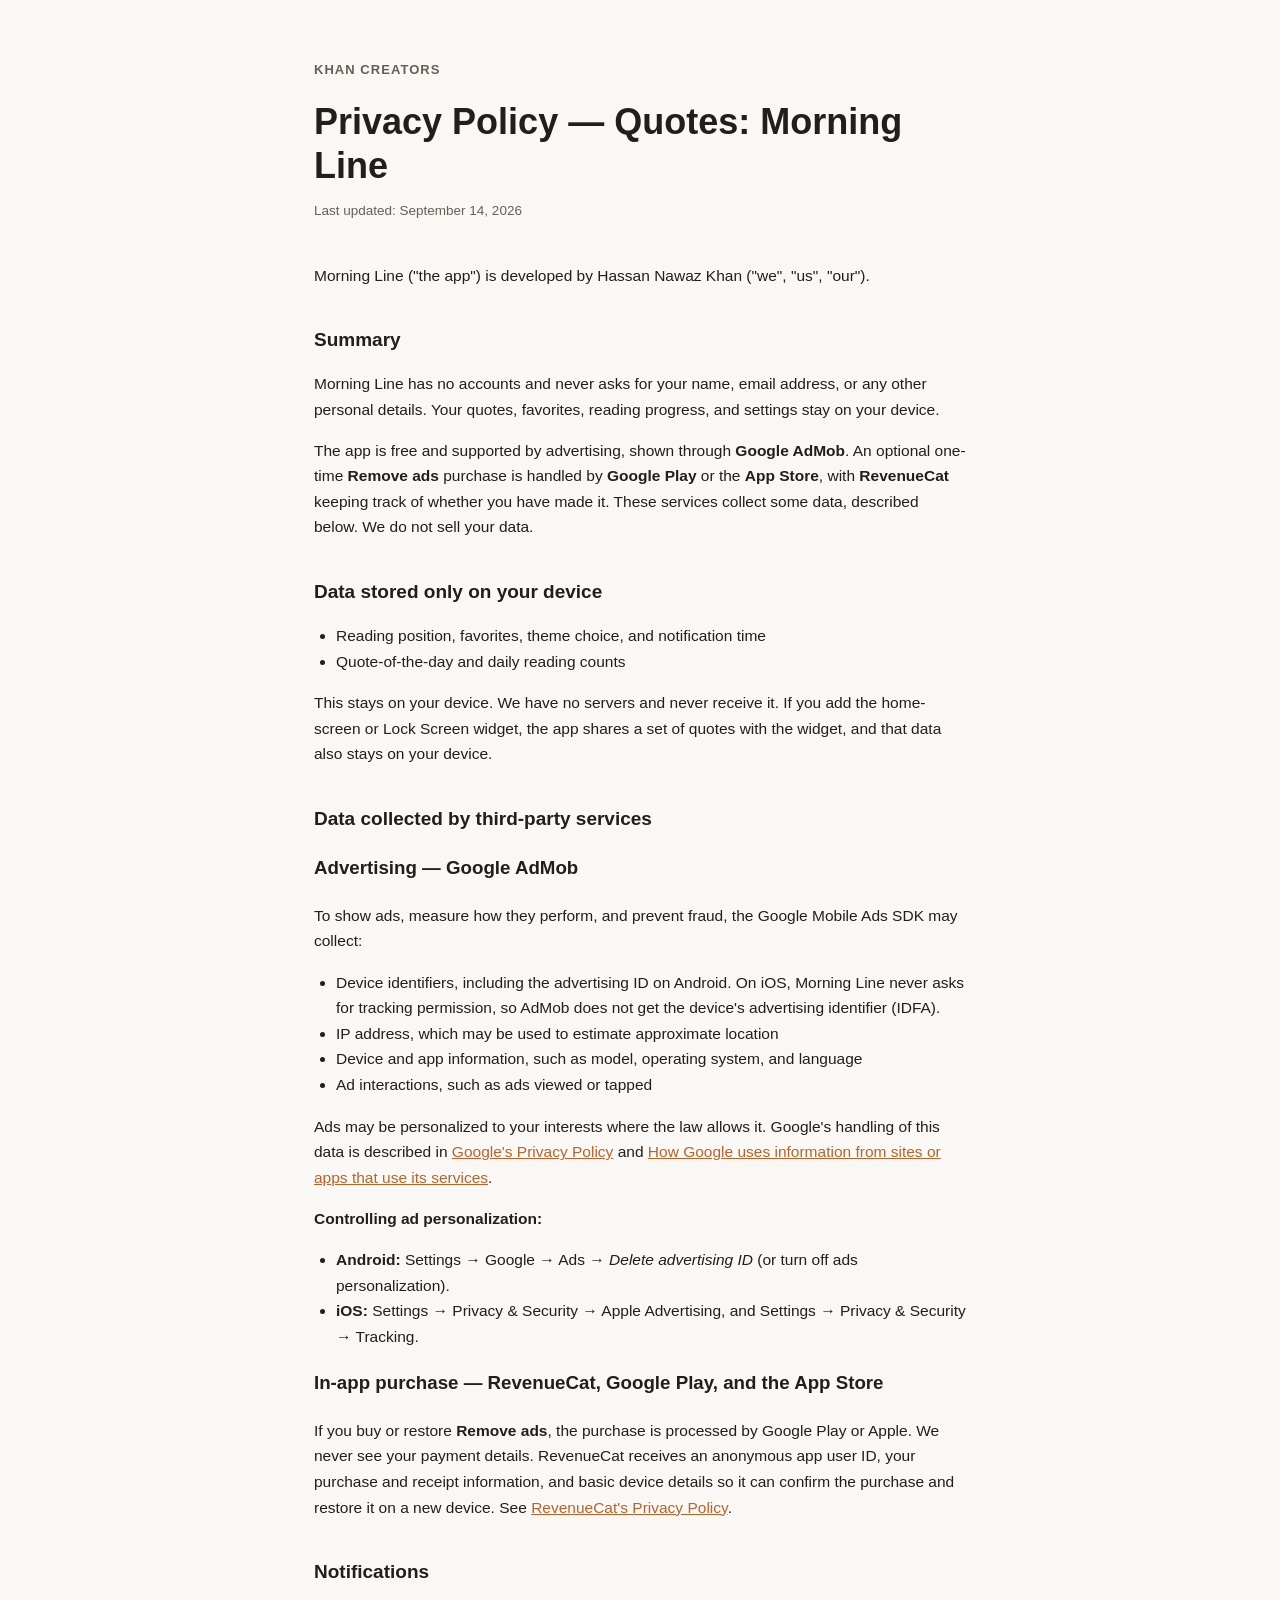
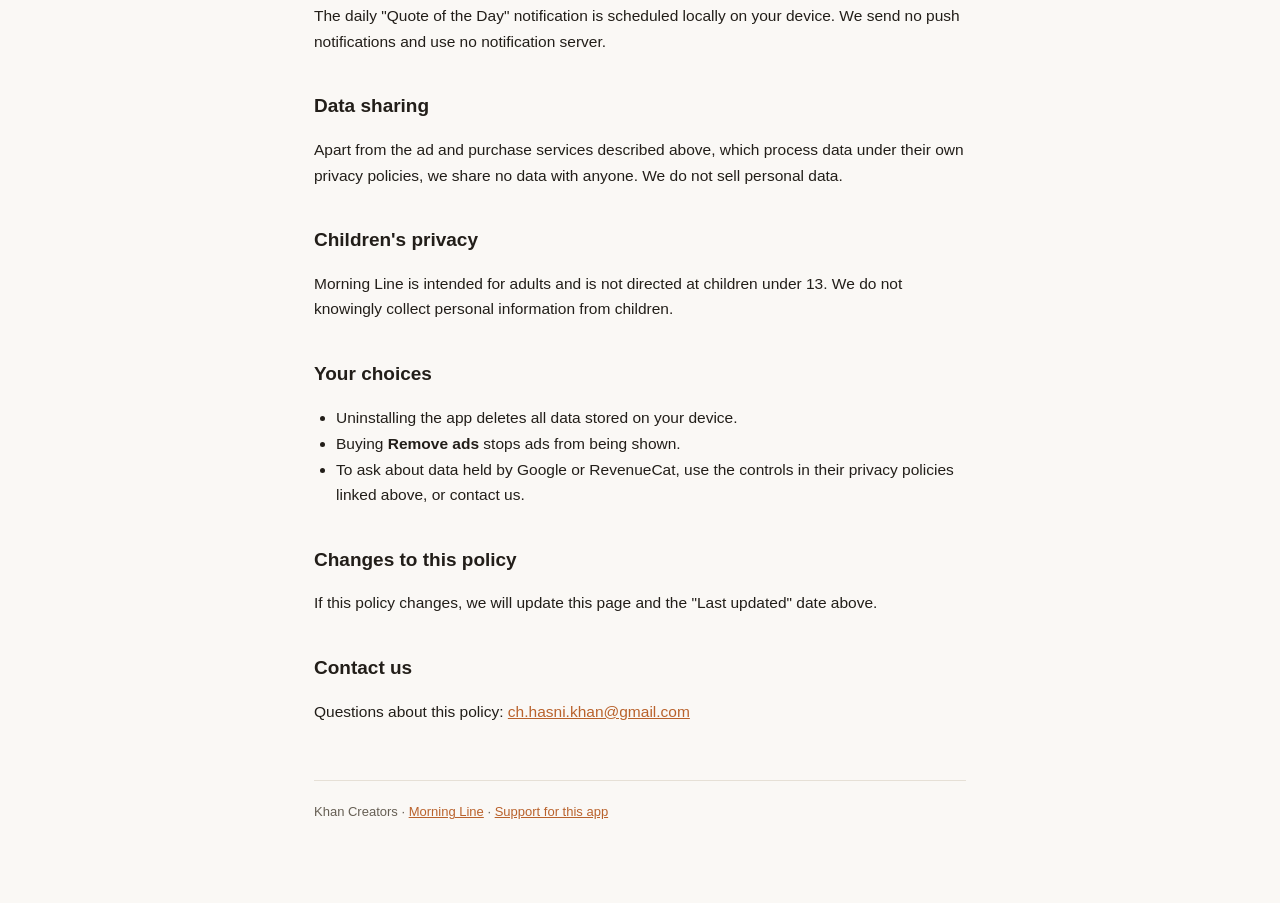
<file: apps/morning-line/privacy.html>
<!doctype html>
<html lang="en">
<head>
<meta charset="utf-8">
<meta name="viewport" content="width=device-width, initial-scale=1">
<title>Morning Line — Privacy Policy</title>
<link rel="stylesheet" href="../../assets/style.css">
</head>
<body>
<div class="wrap">
  <a class="brand" href="../../">Khan Creators</a>
  <h1>Privacy Policy — Quotes: Morning Line</h1>
  <p class="updated">Last updated: September 14, 2026</p>

  <p>Morning Line ("the app") is developed by Hassan Nawaz Khan ("we", "us", "our").</p>

  <h2>Summary</h2>
  <p>Morning Line has no accounts and never asks for your name, email address, or any other personal details. Your quotes, favorites, reading progress, and settings stay on your device.</p>
  <p>The app is free and supported by advertising, shown through <strong>Google AdMob</strong>. An optional one-time <strong>Remove ads</strong> purchase is handled by <strong>Google Play</strong> or the <strong>App Store</strong>, with <strong>RevenueCat</strong> keeping track of whether you have made it. These services collect some data, described below. We do not sell your data.</p>

  <h2>Data stored only on your device</h2>
  <ul>
    <li>Reading position, favorites, theme choice, and notification time</li>
    <li>Quote-of-the-day and daily reading counts</li>
  </ul>
  <p>This stays on your device. We have no servers and never receive it. If you add the home-screen or Lock Screen widget, the app shares a set of quotes with the widget, and that data also stays on your device.</p>

  <h2>Data collected by third-party services</h2>

  <h3>Advertising — Google AdMob</h3>
  <p>To show ads, measure how they perform, and prevent fraud, the Google Mobile Ads SDK may collect:</p>
  <ul>
    <li>Device identifiers, including the advertising ID on Android. On iOS, Morning Line never asks for tracking permission, so AdMob does not get the device's advertising identifier (IDFA).</li>
    <li>IP address, which may be used to estimate approximate location</li>
    <li>Device and app information, such as model, operating system, and language</li>
    <li>Ad interactions, such as ads viewed or tapped</li>
  </ul>
  <p>Ads may be personalized to your interests where the law allows it. Google's handling of this data is described in <a href="https://policies.google.com/privacy">Google's Privacy Policy</a> and <a href="https://policies.google.com/technologies/partner-sites">How Google uses information from sites or apps that use its services</a>.</p>
  <p><strong>Controlling ad personalization:</strong></p>
  <ul>
    <li><strong>Android:</strong> Settings → Google → Ads → <em>Delete advertising ID</em> (or turn off ads personalization).</li>
    <li><strong>iOS:</strong> Settings → Privacy &amp; Security → Apple Advertising, and Settings → Privacy &amp; Security → Tracking.</li>
  </ul>

  <h3>In-app purchase — RevenueCat, Google Play, and the App Store</h3>
  <p>If you buy or restore <strong>Remove ads</strong>, the purchase is processed by Google Play or Apple. We never see your payment details. RevenueCat receives an anonymous app user ID, your purchase and receipt information, and basic device details so it can confirm the purchase and restore it on a new device. See <a href="https://www.revenuecat.com/privacy">RevenueCat's Privacy Policy</a>.</p>

  <h2>Notifications</h2>
  <p>The daily "Quote of the Day" notification is scheduled locally on your device. We send no push notifications and use no notification server.</p>

  <h2>Data sharing</h2>
  <p>Apart from the ad and purchase services described above, which process data under their own privacy policies, we share no data with anyone. We do not sell personal data.</p>

  <h2>Children's privacy</h2>
  <p>Morning Line is intended for adults and is not directed at children under 13. We do not knowingly collect personal information from children.</p>

  <h2>Your choices</h2>
  <ul>
    <li>Uninstalling the app deletes all data stored on your device.</li>
    <li>Buying <strong>Remove ads</strong> stops ads from being shown.</li>
    <li>To ask about data held by Google or RevenueCat, use the controls in their privacy policies linked above, or contact us.</li>
  </ul>

  <h2>Changes to this policy</h2>
  <p>If this policy changes, we will update this page and the "Last updated" date above.</p>

  <h2>Contact us</h2>
  <p>Questions about this policy: <a href="mailto:ch.hasni.khan@gmail.com">ch.hasni.khan@gmail.com</a></p>

  <footer>Khan Creators · <a href="./">Morning Line</a> · <a href="support.html">Support for this app</a></footer>
</div>
</body>
</html>
</file>
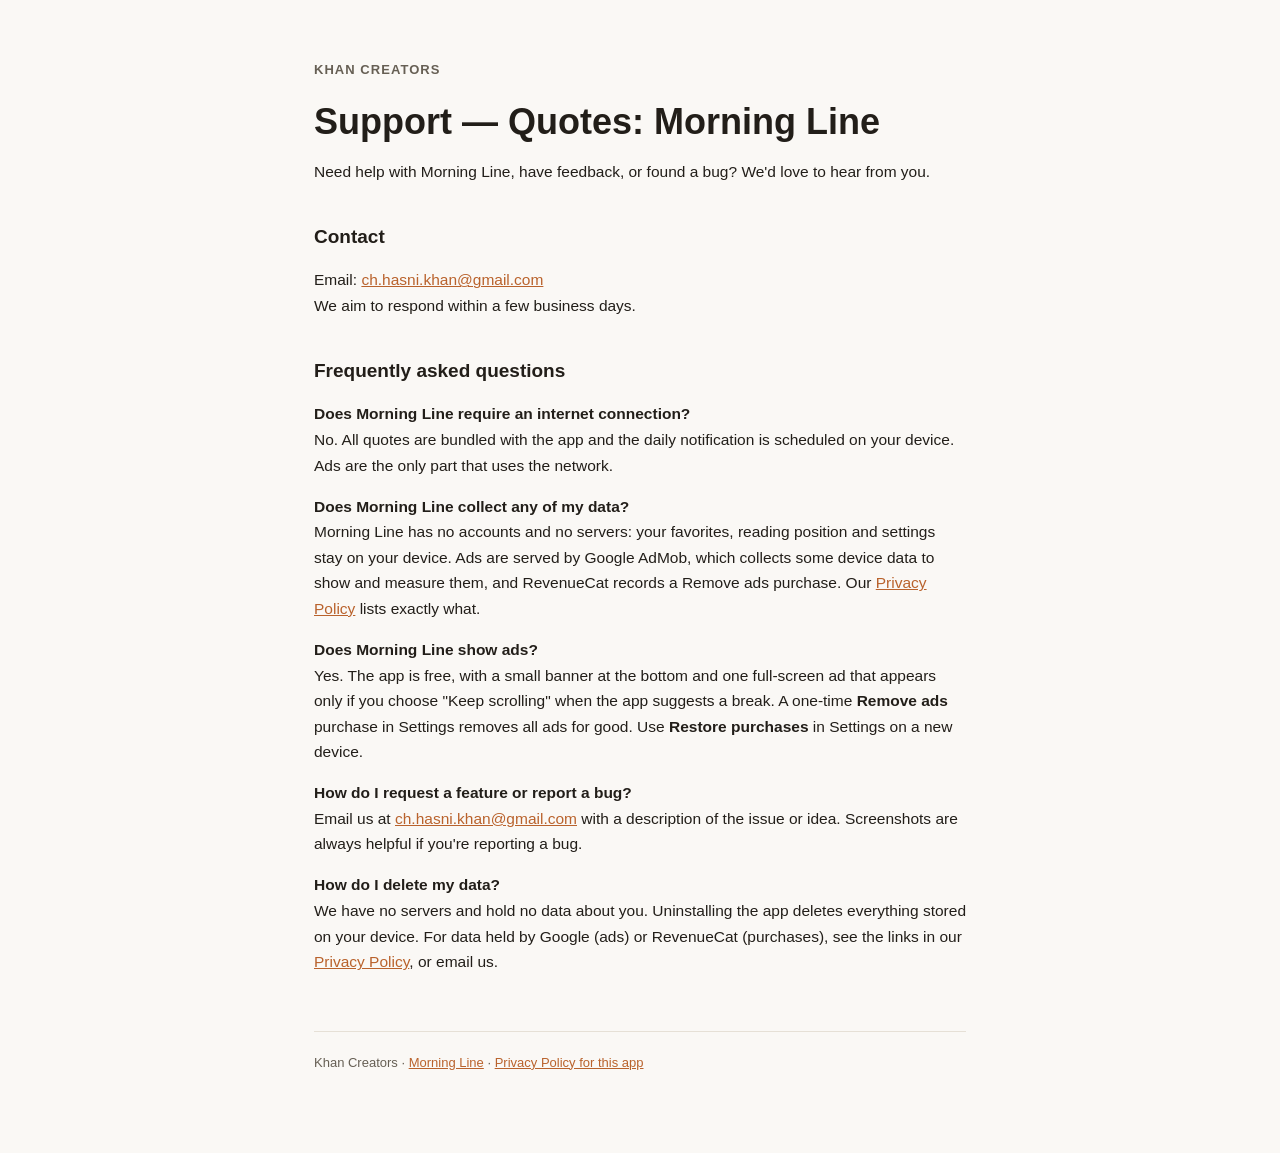
<file: apps/morning-line/support.html>
<!doctype html>
<html lang="en">
<head>
<meta charset="utf-8">
<meta name="viewport" content="width=device-width, initial-scale=1">
<title>Morning Line — Support</title>
<link rel="stylesheet" href="../../assets/style.css">
</head>
<body>
<div class="wrap">
  <a class="brand" href="../../">Khan Creators</a>
  <h1>Support — Quotes: Morning Line</h1>
  <p>Need help with Morning Line, have feedback, or found a bug? We'd love to hear from you.</p>

  <h2>Contact</h2>
  <p>Email: <a href="mailto:ch.hasni.khan@gmail.com">ch.hasni.khan@gmail.com</a><br>We aim to respond within a few business days.</p>

  <h2>Frequently asked questions</h2>

  <p><strong>Does Morning Line require an internet connection?</strong><br>
  No. All quotes are bundled with the app and the daily notification is scheduled on your device. Ads are the only part that uses the network.</p>

  <p><strong>Does Morning Line collect any of my data?</strong><br>
  Morning Line has no accounts and no servers: your favorites, reading position and settings stay on your device. Ads are served by Google AdMob, which collects some device data to show and measure them, and RevenueCat records a Remove ads purchase. Our <a href="privacy.html">Privacy Policy</a> lists exactly what.</p>

  <p><strong>Does Morning Line show ads?</strong><br>
  Yes. The app is free, with a small banner at the bottom and one full-screen ad that appears only if you choose "Keep scrolling" when the app suggests a break. A one-time <strong>Remove ads</strong> purchase in Settings removes all ads for good. Use <strong>Restore purchases</strong> in Settings on a new device.</p>

  <p><strong>How do I request a feature or report a bug?</strong><br>
  Email us at <a href="mailto:ch.hasni.khan@gmail.com">ch.hasni.khan@gmail.com</a> with a description of the issue or idea. Screenshots are always helpful if you're reporting a bug.</p>

  <p><strong>How do I delete my data?</strong><br>
  We have no servers and hold no data about you. Uninstalling the app deletes everything stored on your device. For data held by Google (ads) or RevenueCat (purchases), see the links in our <a href="privacy.html">Privacy Policy</a>, or email us.</p>

  <footer>Khan Creators · <a href="./">Morning Line</a> · <a href="privacy.html">Privacy Policy for this app</a></footer>
</div>
</body>
</html>
</file>
<file: assets/style.css>
:root {
  --bg: #faf8f5;
  --surface: #ffffff;
  --ink: #221e19;
  --ink-soft: #665f54;
  --line: #e6e0d6;
  --accent: #b9622c;
}

@media (prefers-color-scheme: dark) {
  :root {
    --bg: #17140f;
    --surface: #201c16;
    --ink: #f0ece3;
    --ink-soft: #b3a996;
    --line: #362f26;
    --accent: #e08a4f;
  }
}

* { box-sizing: border-box; }

body {
  margin: 0;
  background: var(--bg);
  color: var(--ink);
  font-family: -apple-system, BlinkMacSystemFont, "Segoe UI", Inter, sans-serif;
  line-height: 1.65;
}

.wrap {
  max-width: 700px;
  margin: 0 auto;
  padding: 56px 24px 80px;
}

a { color: var(--accent); }

.brand {
  font-size: 13px;
  letter-spacing: 0.08em;
  text-transform: uppercase;
  color: var(--ink-soft);
  text-decoration: none;
  font-weight: 600;
}

h1 {
  font-size: clamp(28px, 5vw, 36px);
  line-height: 1.2;
  margin: 18px 0 8px;
}

.updated {
  font-size: 13.5px;
  color: var(--ink-soft);
  margin-bottom: 40px;
}

h2 {
  font-size: 19px;
  margin: 36px 0 10px;
}

p, li { color: var(--ink); font-size: 15.5px; }

ul { padding-left: 22px; }

.card-list { list-style: none; padding: 0; margin: 24px 0 0; display: flex; flex-direction: column; gap: 10px; }

.card-list a {
  display: block;
  background: var(--surface);
  border: 1px solid var(--line);
  border-radius: 10px;
  padding: 16px 18px;
  text-decoration: none;
  color: var(--ink);
  font-weight: 600;
}

.card-list a span {
  display: block;
  font-weight: 400;
  font-size: 13.5px;
  color: var(--ink-soft);
  margin-top: 4px;
}

footer {
  margin-top: 56px;
  padding-top: 20px;
  border-top: 1px solid var(--line);
  font-size: 13px;
  color: var(--ink-soft);
}
</file>
